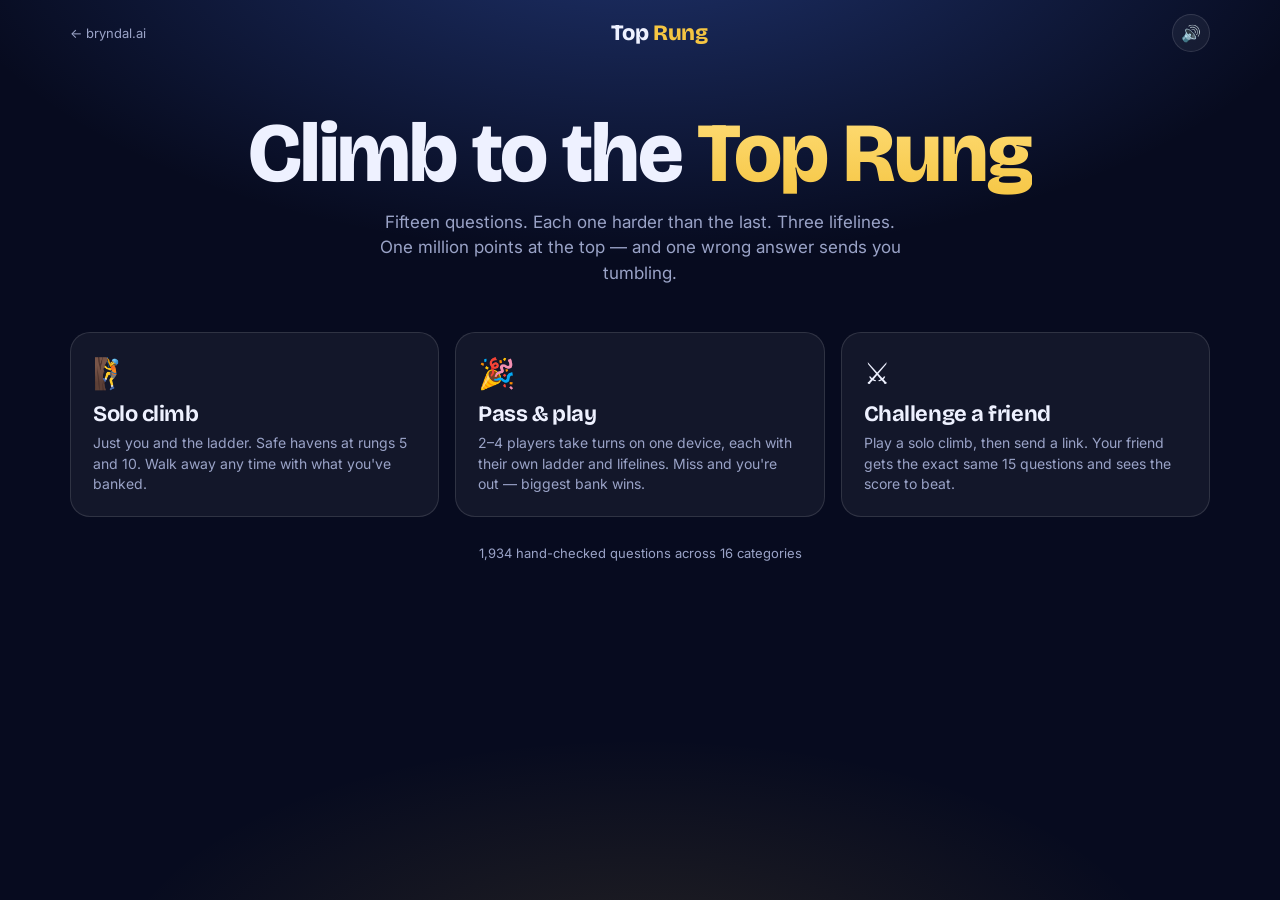
<file: toprung/index.html>
<!DOCTYPE html>
<html lang="en">
<head>
<meta charset="UTF-8" />
<meta name="viewport" content="width=device-width, initial-scale=1.0, viewport-fit=cover" />
<title>Top Rung — climb the trivia ladder</title>
<link rel="preconnect" href="https://fonts.googleapis.com" />
<link rel="preconnect" href="https://fonts.gstatic.com" crossorigin />
<link href="https://fonts.googleapis.com/css2?family=Bricolage+Grotesque:opsz,wght@12..96,600;12..96,800&family=Inter:wght@400;500;600&display=swap" rel="stylesheet" />
<link rel="stylesheet" href="style.css?v=5" />
</head>
<body>
<header>
  <a class="hub-link" href="https://bryndal.ai">← bryndal.ai</a>
  <a class="brand" href="./">Top <em>Rung</em></a>
  <button class="icon-btn" id="mute-btn" title="Sound on/off" aria-label="Toggle sound">🔊</button>
</header>
<main id="app"></main>
<div class="modal-wrap" id="modal" hidden><div class="modal" id="modal-body"></div></div>
<script src="questions.js?v=5"></script>
<script src="game.js?v=5"></script>
</body>
</html>
</file>
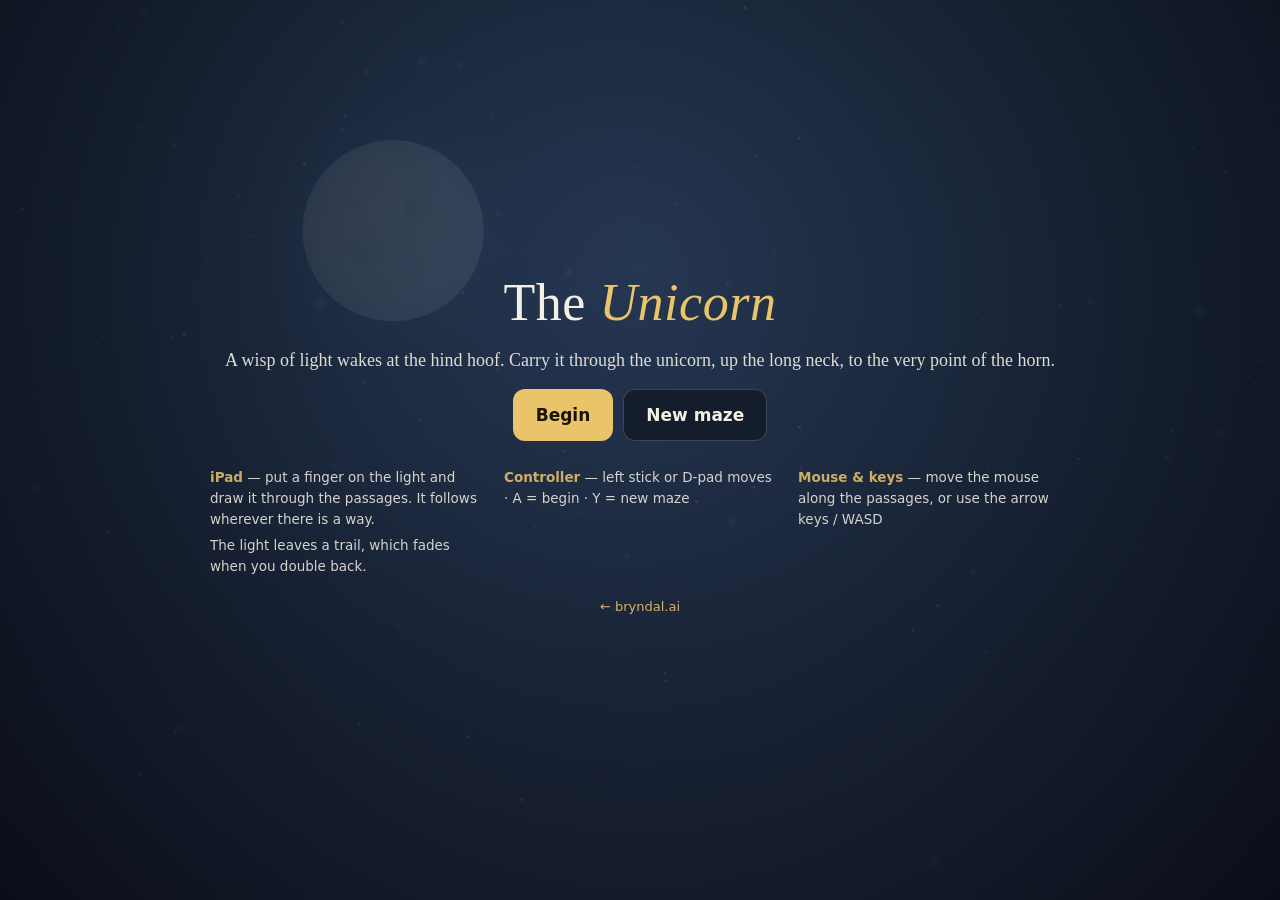
<file: unicorn/index.html>
<!doctype html>
<html lang="en">
<head>
<meta charset="utf-8">
<meta name="viewport" content="width=device-width,initial-scale=1,maximum-scale=1,user-scalable=no,viewport-fit=cover">
<meta name="apple-mobile-web-app-capable" content="yes">
<meta name="mobile-web-app-capable" content="yes">
<title>The Unicorn</title>
<style>
  :root { --ink:#f4efe4; --gold:#e9c46a; --panel:rgba(18,26,38,.82); }
  * { box-sizing:border-box; -webkit-tap-highlight-color:transparent; }
  html,body { margin:0; height:100%; overflow:hidden; background:#0e1622; color:var(--ink);
    font-family: Georgia, 'Iowan Old Style', 'Times New Roman', serif; touch-action:none;
    -webkit-user-select:none; user-select:none; overscroll-behavior:none; }
  canvas { position:fixed; inset:0; width:100%; height:100%; display:block; touch-action:none; }
  #hud { position:fixed; inset:0; pointer-events:none; padding:max(10px,env(safe-area-inset-top)) max(12px,env(safe-area-inset-right)) 10px max(12px,env(safe-area-inset-left)); display:none; }
  #hud.on { display:block; }
  .bar { display:flex; justify-content:space-between; align-items:flex-start; gap:10px; }
  .pill { background:var(--panel); border-radius:12px; padding:8px 12px; backdrop-filter:blur(6px); -webkit-backdrop-filter:blur(6px); }
  #title { font-size:17px; letter-spacing:.02em; }
  #status { font:13px/1.5 system-ui,sans-serif; opacity:.95; display:flex; gap:10px; align-items:center; flex-wrap:wrap; margin-top:3px; }
  .dot { display:inline-block; width:13px; height:13px; border-radius:50%; border:2px solid currentColor; margin-right:3px; vertical-align:-2px; }
  .dot.have { background:currentColor; }
  .btns { display:flex; gap:6px; pointer-events:auto; }
  button { font:600 15px system-ui,sans-serif; color:var(--ink); background:var(--panel); border:1px solid rgba(255,255,255,.18);
    border-radius:12px; min-width:46px; height:46px; padding:0 12px; cursor:pointer; backdrop-filter:blur(6px); -webkit-backdrop-filter:blur(6px); }
  button:active { transform:scale(.95); }
  #floorbox { position:absolute; right:max(12px,env(safe-area-inset-right)); top:50%; transform:translateY(-50%); display:flex; flex-direction:column; gap:6px; align-items:center; pointer-events:auto; }
  #floorlbl { font:600 12px system-ui,sans-serif; text-align:center; background:var(--panel); border-radius:10px; padding:6px 8px; }
  #toast { position:absolute; left:50%; bottom:max(24px,env(safe-area-inset-bottom)); transform:translateX(-50%); max-width:min(560px,86vw);
    text-align:center; font-size:16px; line-height:1.35; padding:10px 16px; opacity:0; transition:opacity .4s; }
  #toast.on { opacity:1; }
  #stick { position:fixed; width:120px; height:120px; margin:-60px 0 0 -60px; border-radius:50%; border:2px solid rgba(255,255,255,.35);
    background:rgba(255,255,255,.08); display:none; pointer-events:none; }
  #nub { position:absolute; left:50%; top:50%; width:52px; height:52px; margin:-26px 0 0 -26px; border-radius:50%; background:rgba(255,255,255,.55); }
  #overlay { position:fixed; inset:0; display:flex; align-items:center; justify-content:center; padding:18px;
    background:radial-gradient(ellipse at 50% 30%, rgba(40,58,84,.88), rgba(8,12,20,.96)); overflow:auto; touch-action:pan-y; }
  #overlay.off { display:none; }
  .sheet { width:min(860px,100%); margin:auto; }
  h1 { font-size:clamp(30px,6vw,52px); margin:0 0 4px; font-weight:400; letter-spacing:.01em; }
  h1 em { color:var(--gold); font-style:italic; }
  .sub { font-size:16px; opacity:.8; margin:0 0 18px; }
  .grid { display:grid; grid-template-columns:repeat(auto-fill,minmax(230px,1fr)); gap:12px; }
  .card { text-align:left; height:auto; min-height:104px; padding:14px; border-radius:14px; font-family:inherit; font-weight:400; }
  .card b { display:block; font-size:19px; font-weight:400; margin-bottom:4px; }
  .card small { font:12.5px/1.35 system-ui,sans-serif; opacity:.75; display:block; }
  .card .num { font:600 11px system-ui,sans-serif; letter-spacing:.14em; color:var(--gold); text-transform:uppercase; }
  .card.locked { opacity:.38; cursor:not-allowed; }
  .card.sel { outline:3px solid var(--gold); }
  .how { margin-top:18px; font:13.5px/1.55 system-ui,sans-serif; opacity:.86; display:grid; grid-template-columns:repeat(auto-fit,minmax(250px,1fr)); gap:6px 22px; }
  .how i { display:inline-block; width:12px; height:12px; border-radius:3px; margin-right:6px; vertical-align:-1px; }
  .how b { color:var(--gold); font-weight:600; }
  .win { text-align:center; }
  .win p { font-size:18px; opacity:.9; }
  .win .row { display:flex; gap:10px; justify-content:center; margin-top:18px; flex-wrap:wrap; }
  .win button { height:52px; padding:0 22px; font-size:17px; }
  .primary { background:var(--gold); color:#1a1408; border-color:transparent; }
</style>
</head>
<body>
<canvas id="c"></canvas>

<div id="hud">
  <div class="bar">
    <div class="pill">
      <div id="title"></div>
      <div id="status"></div>
    </div>
    <div class="btns">
      <button id="bRestart" title="Restart level">↺</button>
      <button id="bMenu" title="Levels">☰</button>
    </div>
  </div>
  <div id="toast" class="pill"></div>
</div>

<div id="overlay"><div class="sheet" id="sheet"></div></div>

<script type="module" src="game.js?v=13"></script>
</body>
</html>
</file>
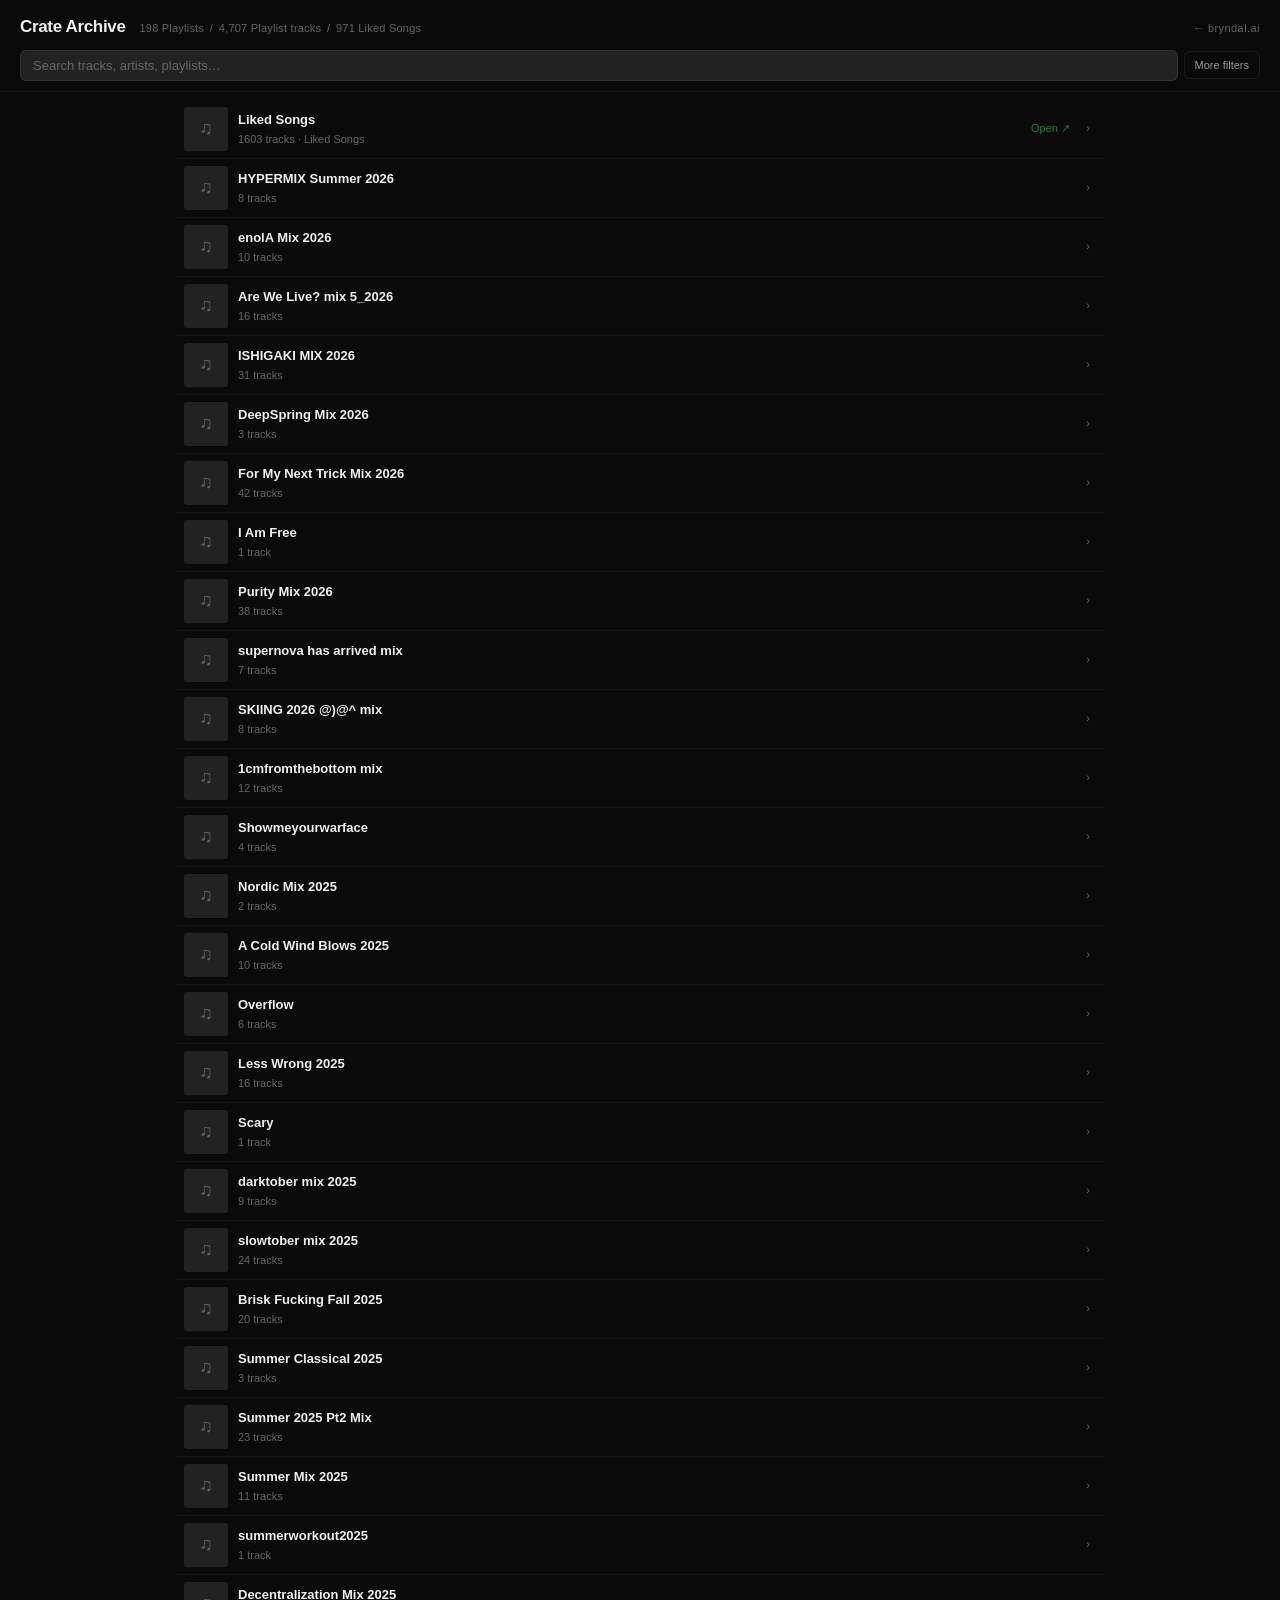
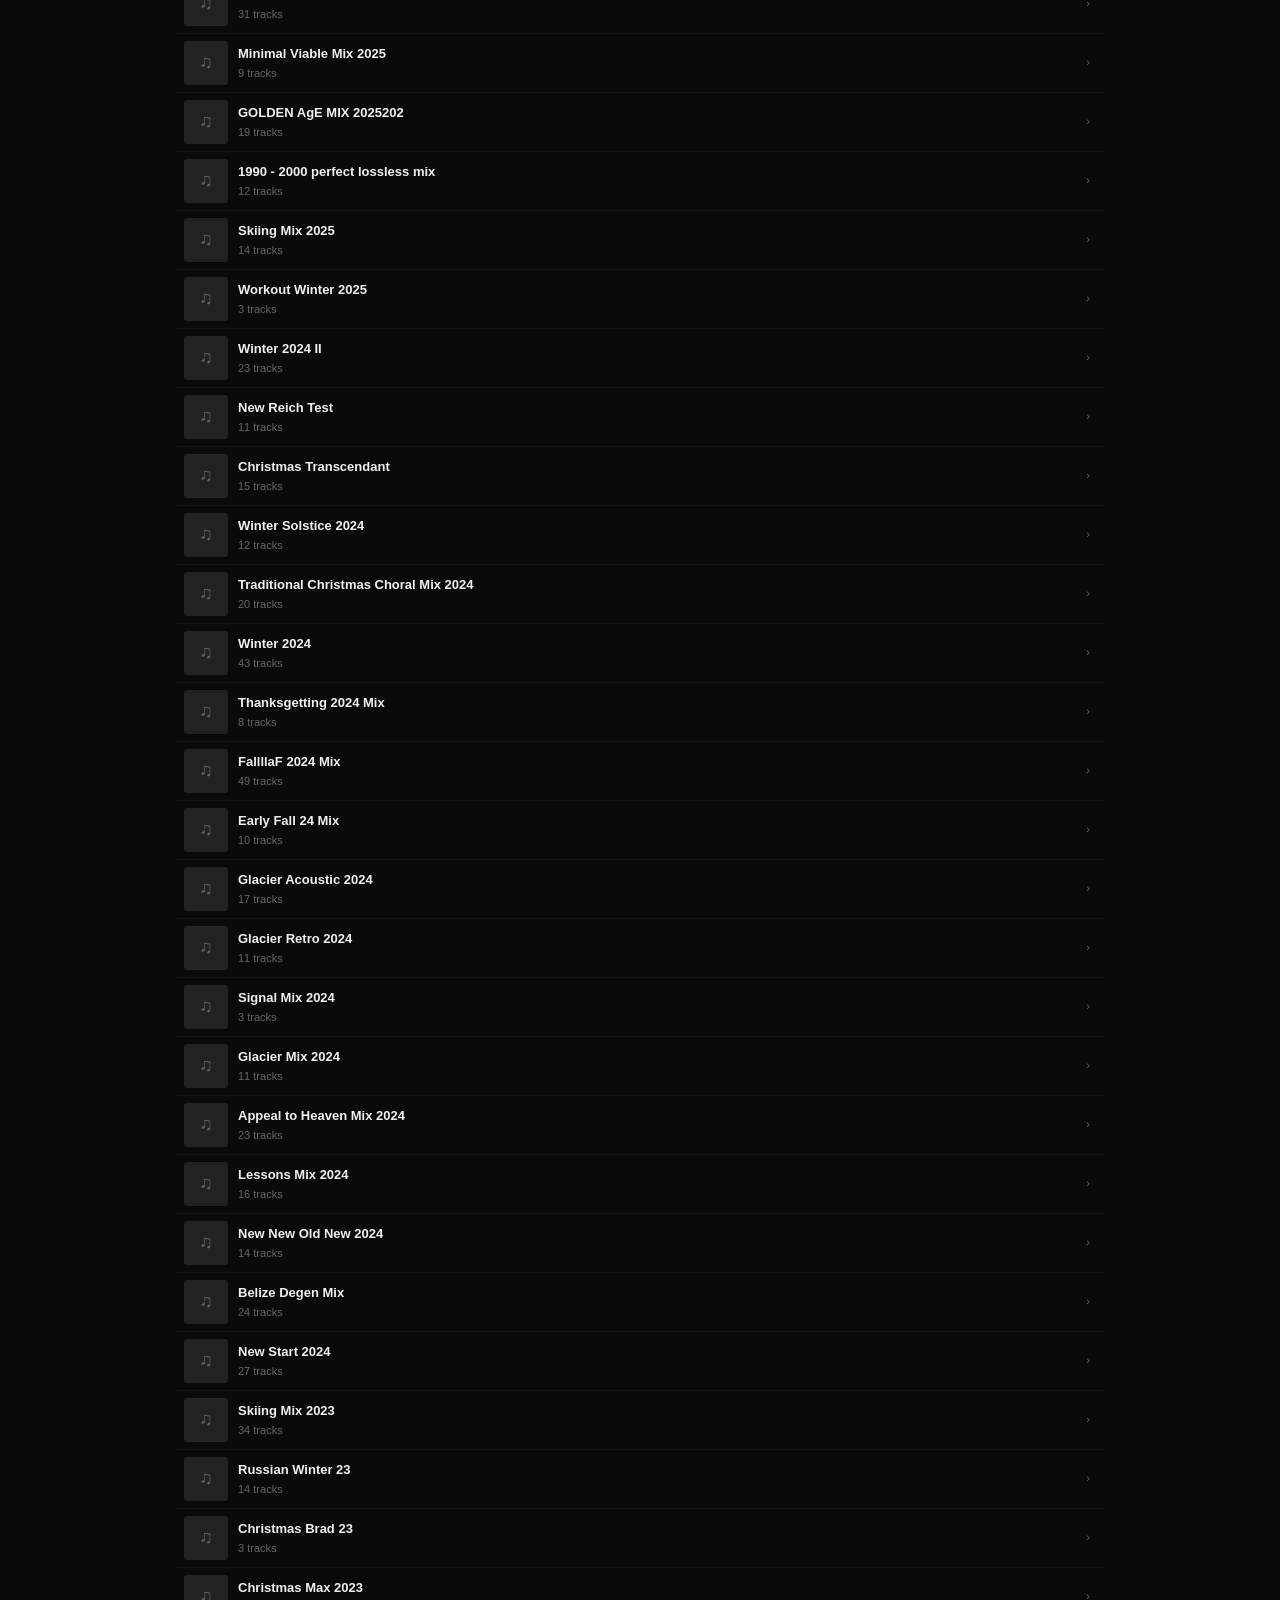
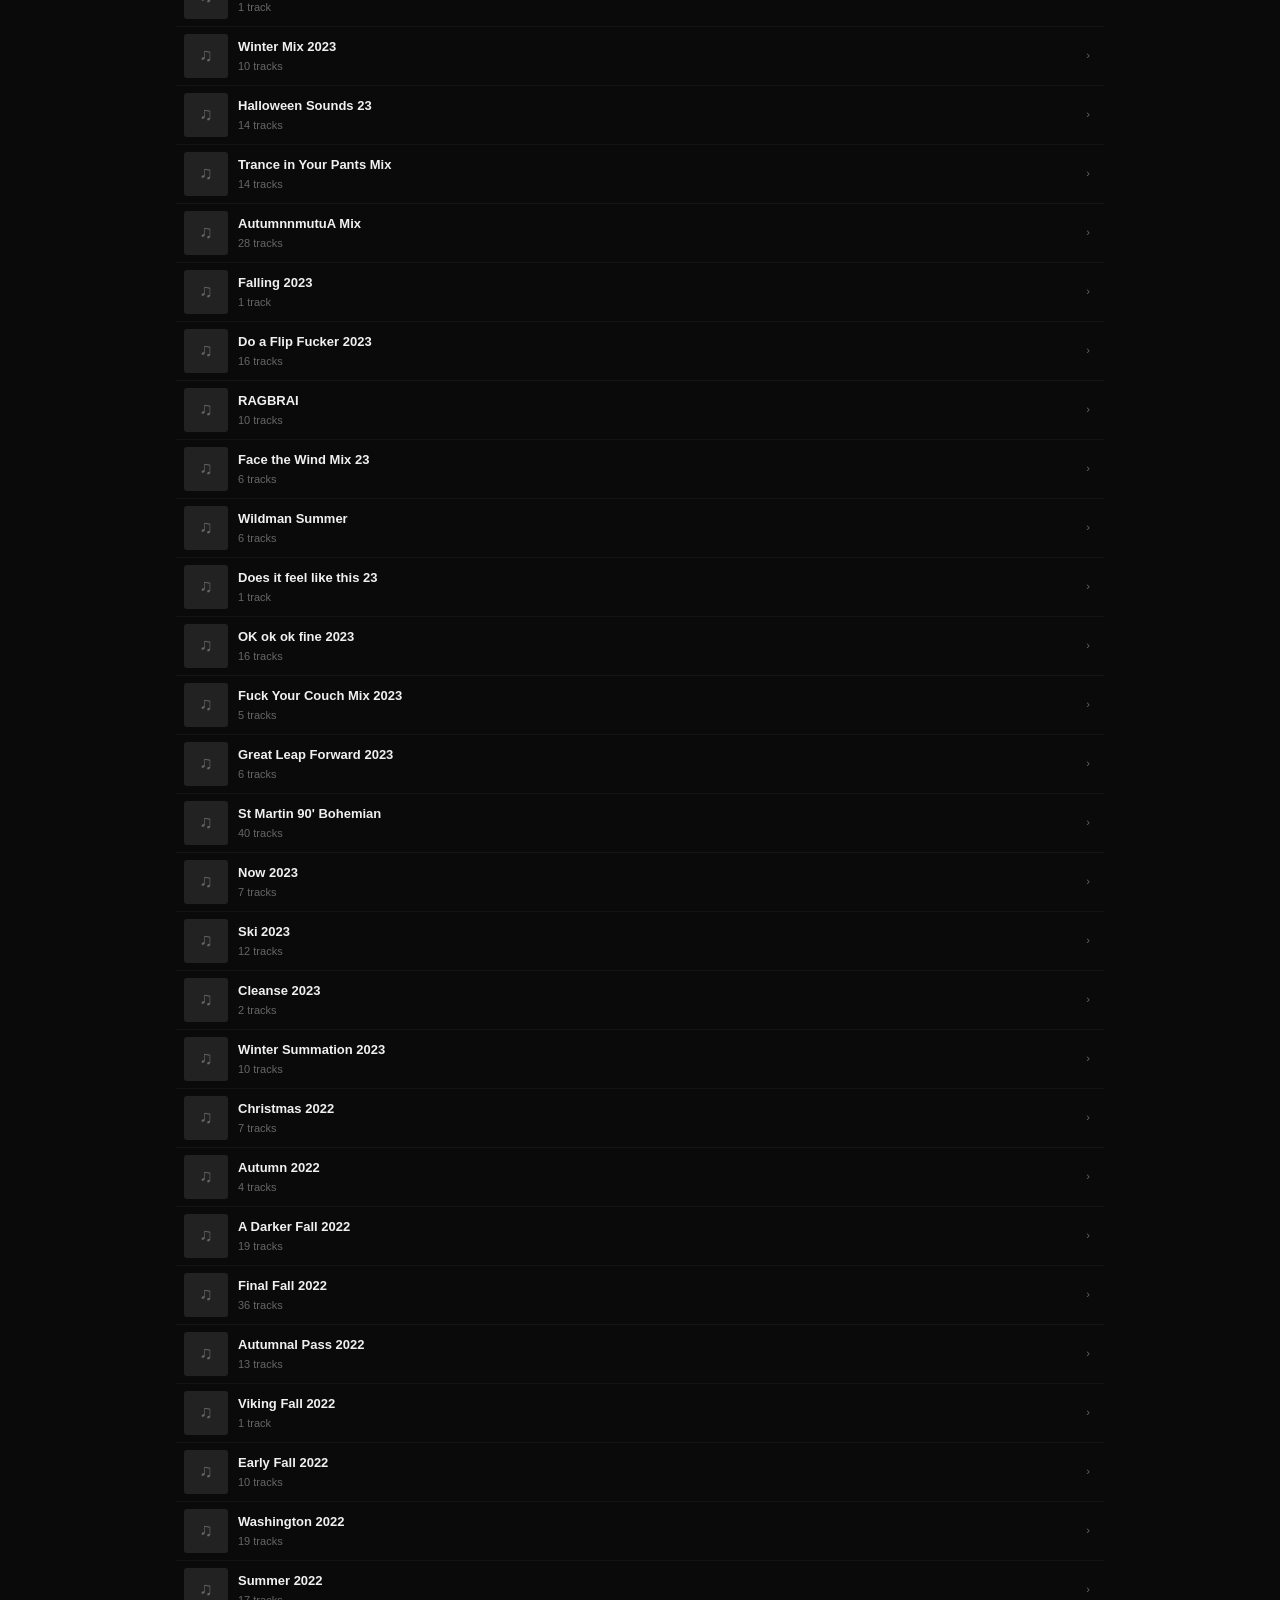
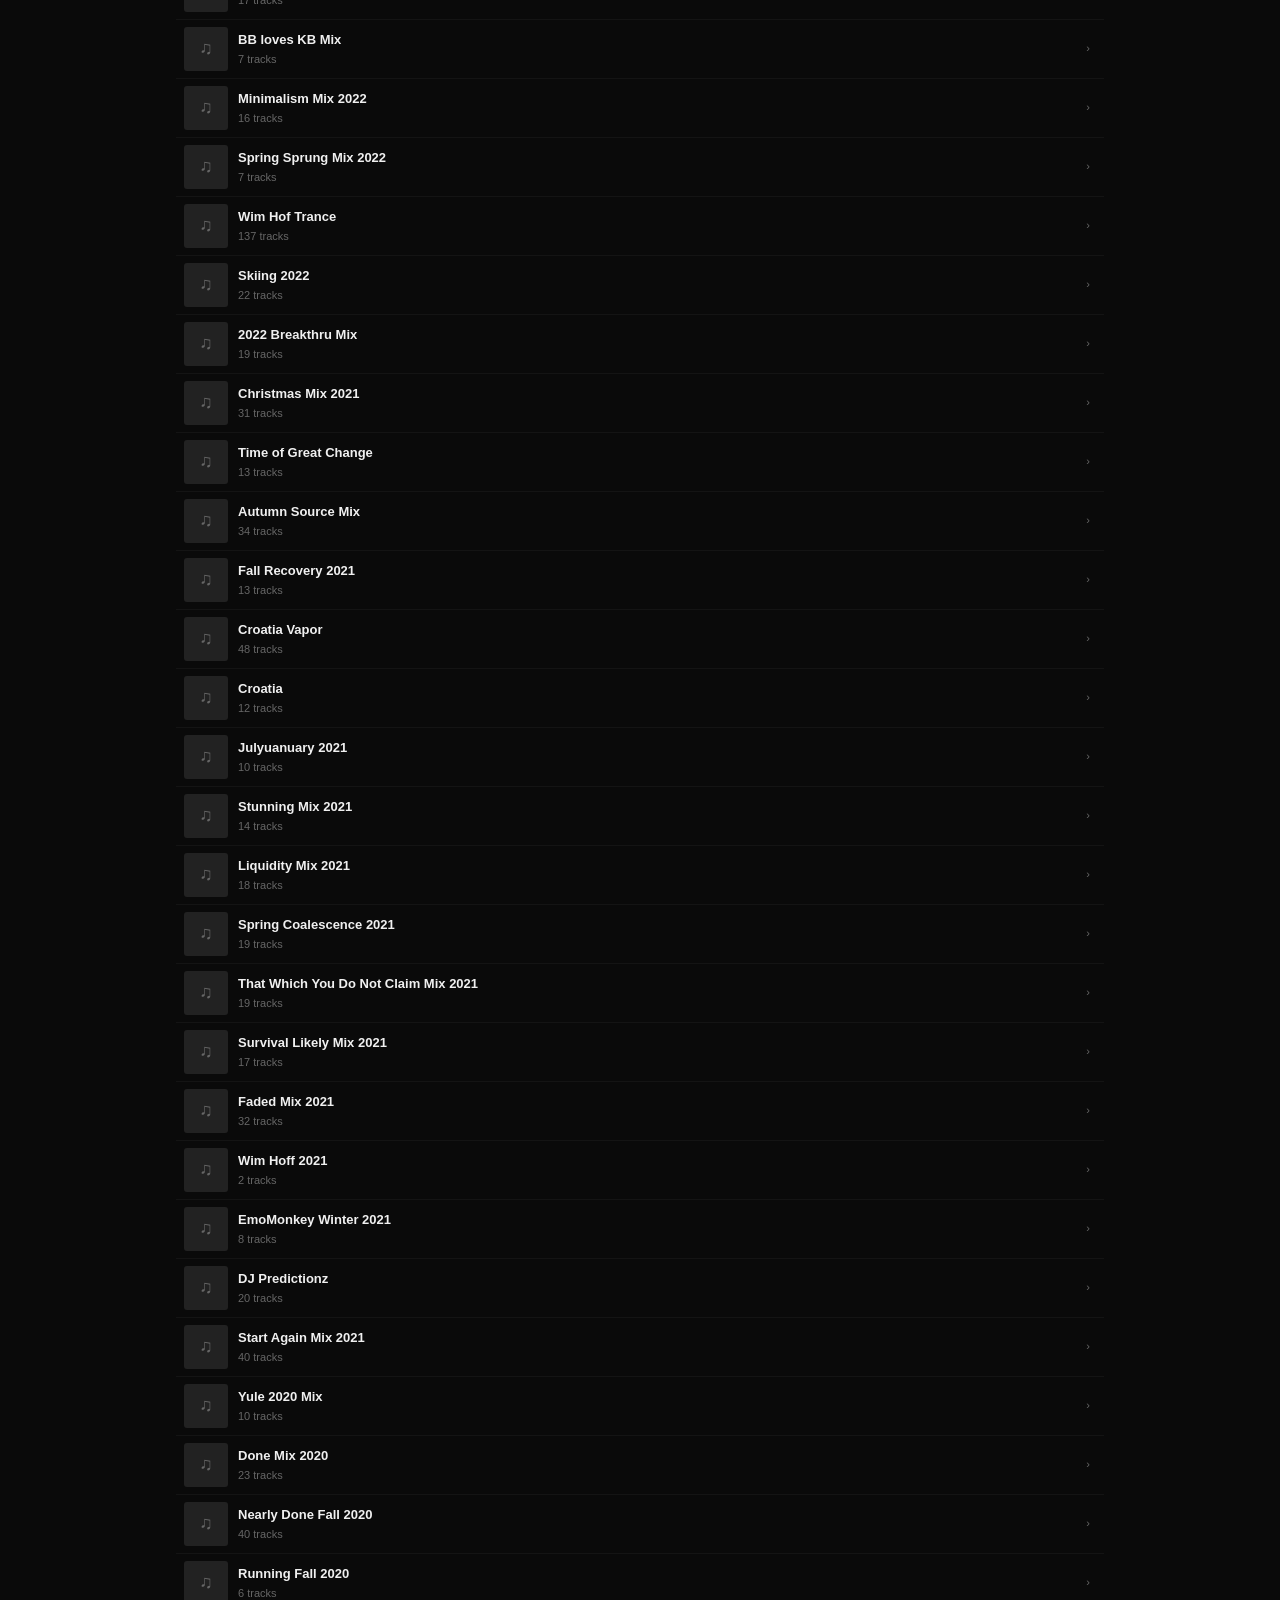
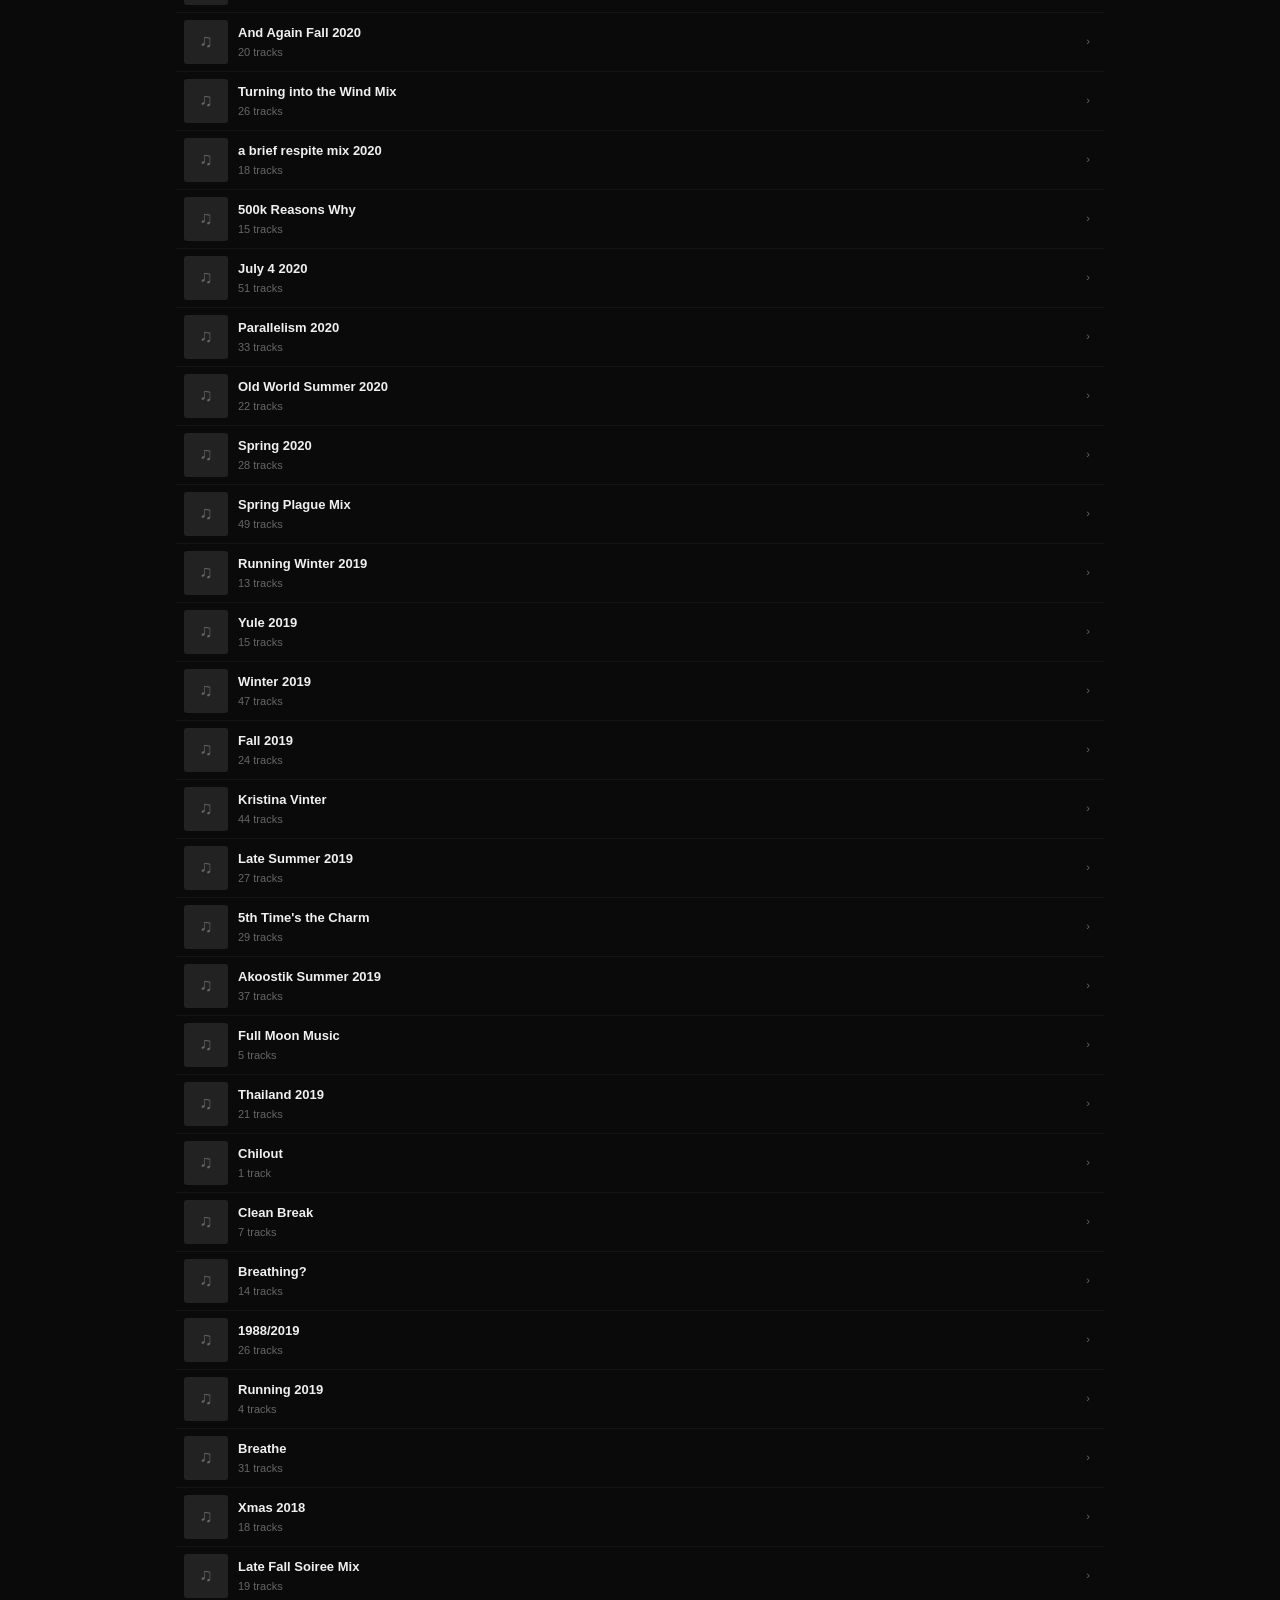
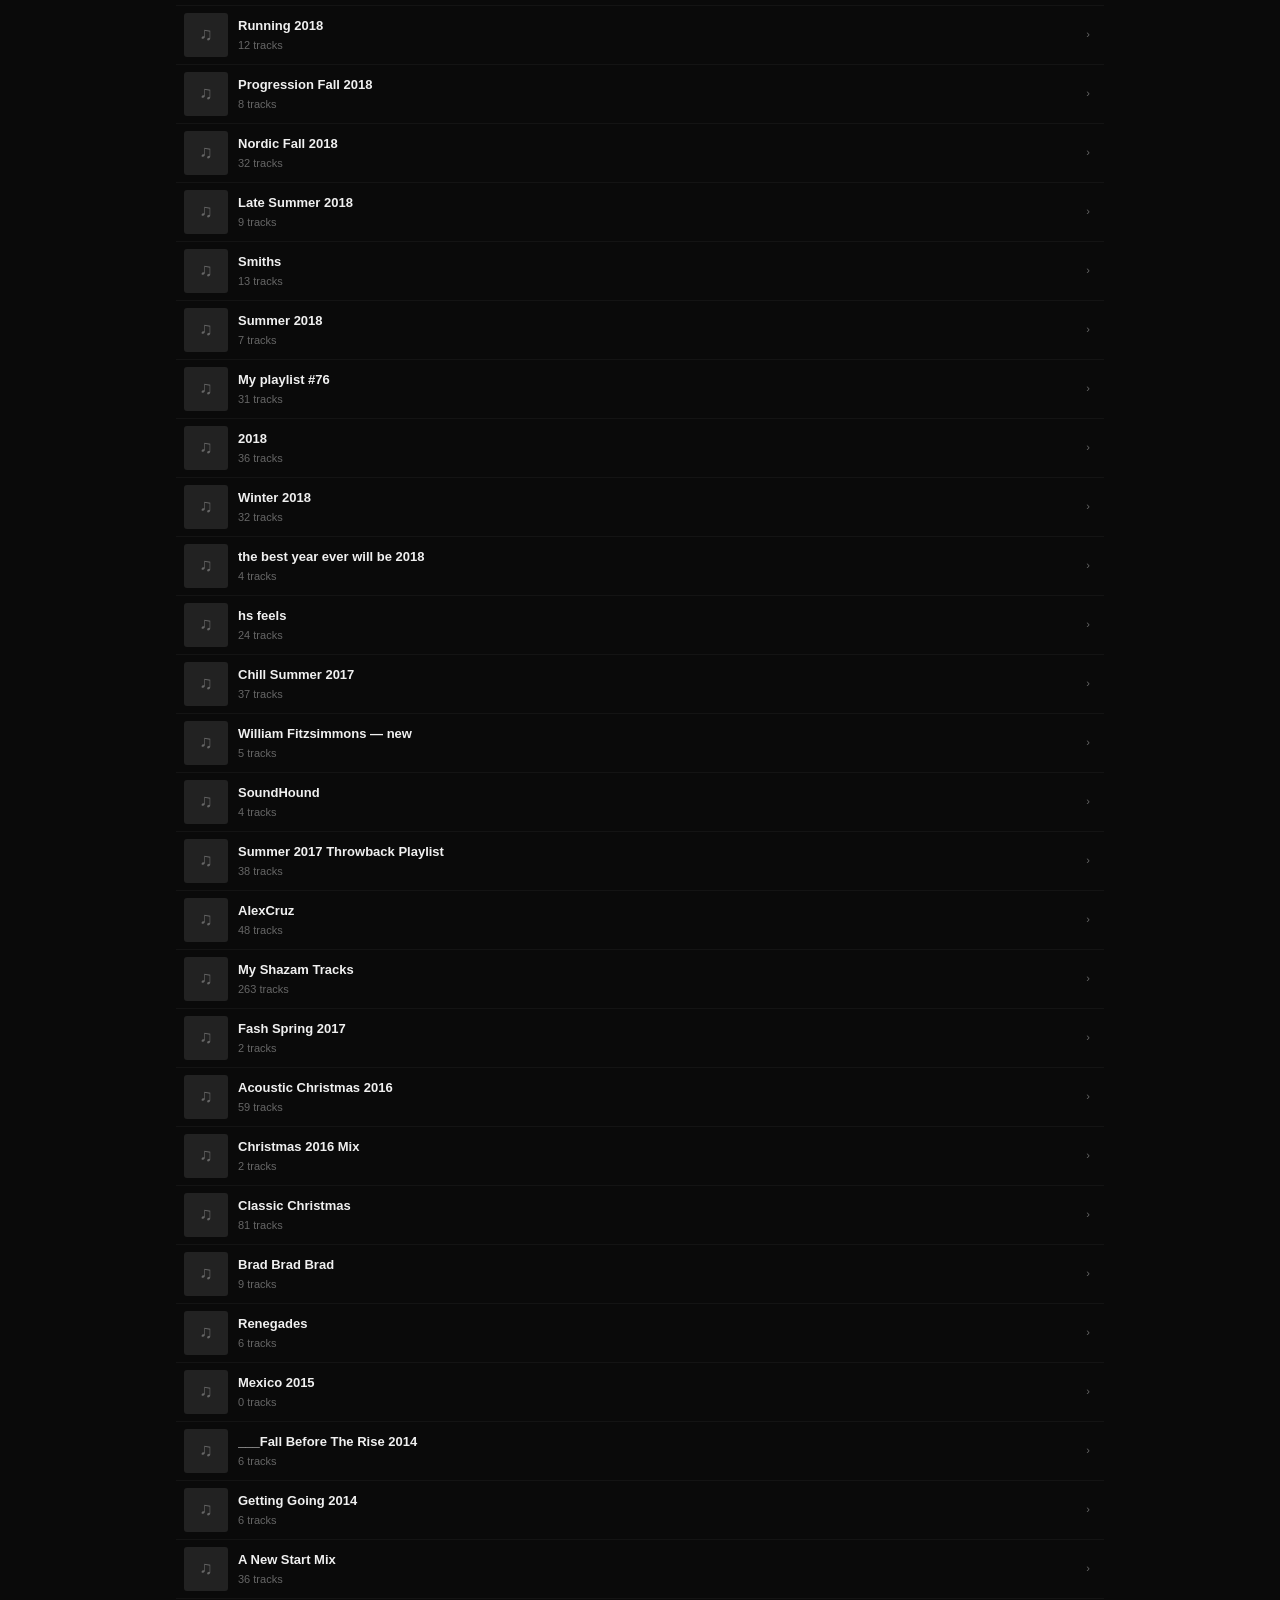
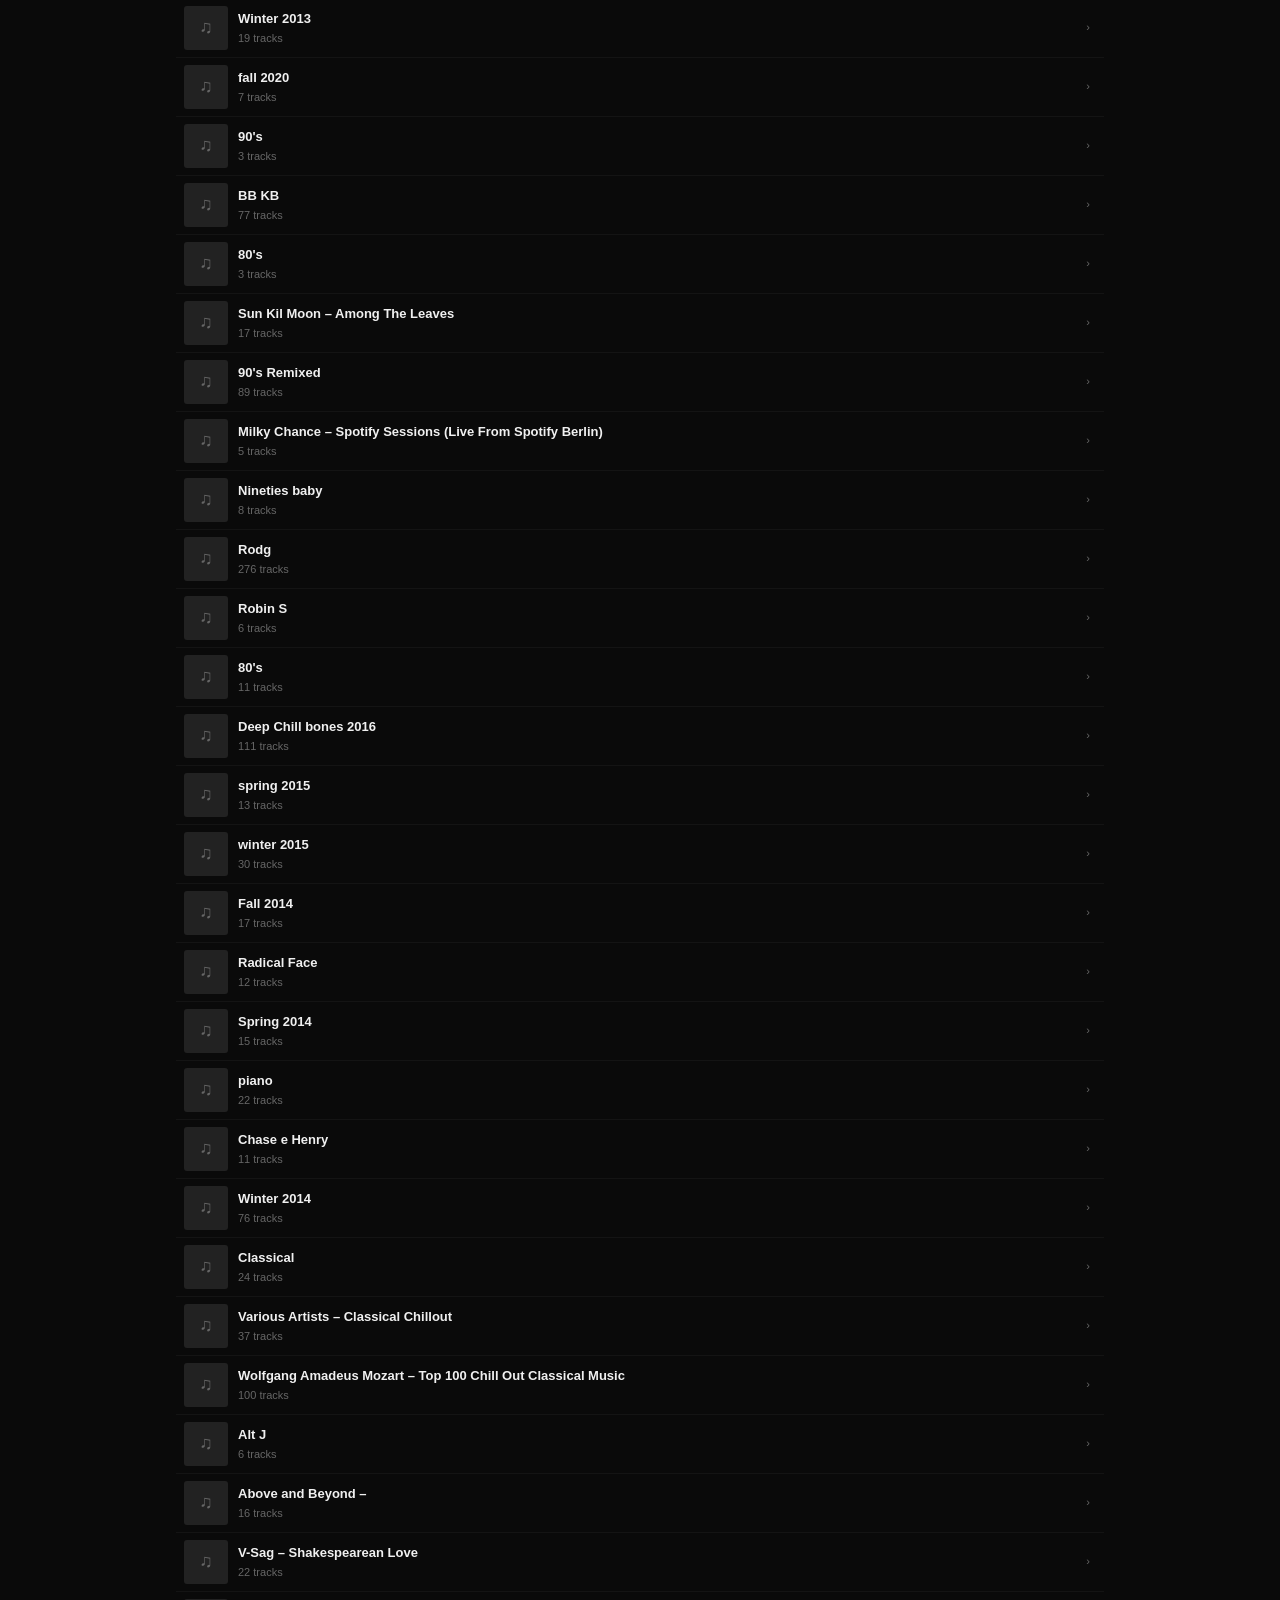
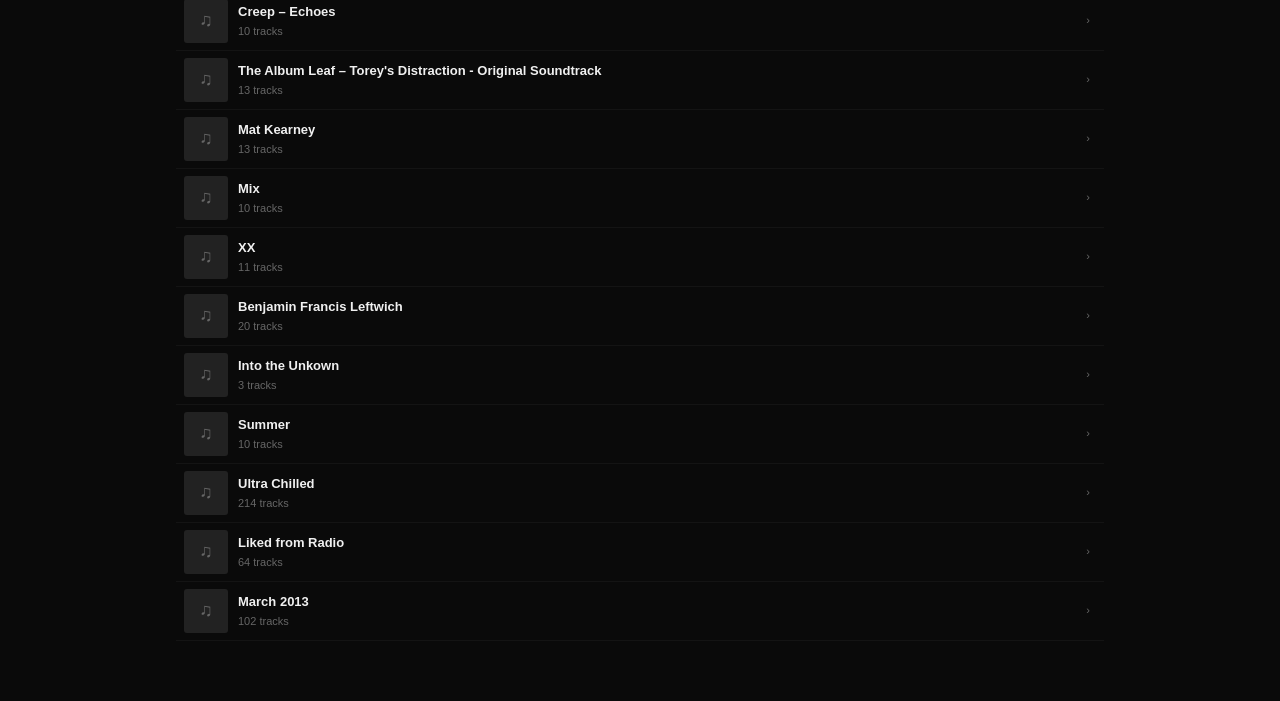
<file: crate-archive.html>
<!DOCTYPE html>
<html lang="en">
<head>
<meta charset="UTF-8">
<meta name="viewport" content="width=device-width, initial-scale=1.0">
<title>Crate Archive</title>
<style>
:root {
  --bg: #0a0a0a;
  --surface: #161616;
  --surface2: #222;
  --surface3: #2a2a2a;
  --text: #f0f0f0;
  --text2: #999;
  --text3: #666;
  --accent: #1db954;
  --border: rgba(255,255,255,0.07);
  --border2: rgba(255,255,255,0.04);
}
*,*::before,*::after{box-sizing:border-box;margin:0;padding:0}
body{background:var(--bg);color:var(--text);font-family:-apple-system,BlinkMacSystemFont,'Segoe UI',Roboto,sans-serif;font-size:14px;line-height:1.5}

.hdr{position:sticky;top:0;z-index:200;background:rgba(10,10,10,0.95);backdrop-filter:blur(12px);border-bottom:1px solid var(--border);padding:14px 20px 10px}
.hdr-top{display:flex;align-items:baseline;gap:14px;margin-bottom:10px}
.hdr-title{font-size:17px;font-weight:700;letter-spacing:-.02em}
.hdr-stats{font-size:11px;color:var(--text3);letter-spacing:.02em}
.hdr-home{margin-left:auto;font-size:11px;color:var(--text3);text-decoration:none;letter-spacing:.04em;transition:color .15s}
.hdr-home:hover{color:var(--text)}
.search-row{display:flex;gap:6px;align-items:center}
#search{flex:1;background:var(--surface2);border:1px solid var(--border);border-radius:6px;color:var(--text);font-size:13px;padding:7px 12px;outline:none;transition:border .15s}
#search::placeholder{color:var(--text3)}
#search:focus{border-color:rgba(29,185,84,.5)}
.ftoggle{background:none;border:1px solid var(--border);border-radius:6px;color:var(--text2);font-size:11px;padding:7px 10px;cursor:pointer;white-space:nowrap;transition:color .15s,border-color .15s}
.ftoggle:hover,.ftoggle.on{color:var(--text);border-color:rgba(255,255,255,.2)}
.filters{display:none;margin-top:8px;gap:10px 20px;flex-wrap:wrap;font-size:11px;color:var(--text2);align-items:center}
.filters.open{display:flex}
.filters select,.filters input[type=number]{background:var(--surface2);color:var(--text);border:1px solid var(--border);border-radius:4px;padding:3px 6px;font-size:11px;outline:none}
.filters label{display:flex;align-items:center;gap:5px;cursor:pointer;user-select:none}
.fgroup{display:flex;align-items:center;gap:6px}
.result-bar{font-size:11px;color:var(--text3);padding:6px 20px 0;display:none}
.result-bar.visible{display:block}

#library{max-width:960px;margin:0 auto;padding:8px 16px 60px}

.pl{border-bottom:1px solid var(--border2);cursor:pointer;user-select:none}
.pl-row{display:flex;align-items:center;gap:10px;padding:7px 8px;border-radius:6px;transition:background .1s}
.pl-row:hover{background:var(--surface)}
.pl.open>.pl-row{background:var(--surface)}
.pl-cover{width:44px;height:44px;object-fit:cover;border-radius:3px;flex-shrink:0;background:var(--surface2)}
.pl-cover-empty{width:44px;height:44px;border-radius:3px;flex-shrink:0;background:var(--surface2);display:flex;align-items:center;justify-content:center;color:var(--text3);font-size:18px}
.pl-info{flex:1;min-width:0}
.pl-name{font-size:13px;font-weight:600;white-space:nowrap;overflow:hidden;text-overflow:ellipsis}
.pl-meta{font-size:11px;color:var(--text3);margin-top:1px}
.pl-link{color:var(--accent);font-size:11px;text-decoration:none;flex-shrink:0;opacity:.7;transition:opacity .15s}
.pl-link:hover{opacity:1;text-decoration:underline}
.pl-chevron{color:var(--text3);font-size:11px;flex-shrink:0;transition:transform .2s;width:16px;text-align:center}
.pl.open .pl-chevron{transform:rotate(90deg)}

.tl{display:none}
.pl.open .tl{display:block}
.tr{display:flex;align-items:center;gap:8px;padding:5px 8px 5px 62px;font-size:12px;border-bottom:1px solid var(--border2);transition:background .1s}
.tr:last-child{border-bottom:none}
.tr:hover{background:var(--surface2)}
.tr-num{width:22px;text-align:right;color:var(--text3);font-size:11px;flex-shrink:0;font-variant-numeric:tabular-nums}
.tr-title{flex:2;font-weight:500;white-space:nowrap;overflow:hidden;text-overflow:ellipsis;min-width:0}
.tr-artist{flex:2;color:var(--text2);white-space:nowrap;overflow:hidden;text-overflow:ellipsis;min-width:0}
.tr-link{color:var(--accent);font-size:11px;text-decoration:none;flex-shrink:0;opacity:0;transition:opacity .15s;width:16px;text-align:center}
.tr:hover .tr-link{opacity:.7}
.tr-link:hover{opacity:1}
mark{background:rgba(29,185,84,.25);color:inherit;border-radius:2px;padding:0 1px}
.no-results{padding:60px 20px;text-align:center;color:var(--text3);font-size:13px}
</style>
</head>
<body>

<div class="hdr">
  <div class="hdr-top">
    <div class="hdr-title">Crate Archive</div>
    <div class="hdr-stats">198 Playlists&ensp;/&ensp;4,707 Playlist tracks&ensp;/&ensp;971 Liked Songs</div>
    <a class="hdr-home" href="/">← bryndal.ai</a>
  </div>
  <div class="search-row">
    <input id="search" type="text" placeholder="Search tracks, artists, playlists…" autocomplete="off" spellcheck="false">
    <button class="ftoggle" id="ftoggle">More filters</button>
  </div>
  <div class="filters" id="filters">
    <div class="fgroup"><span>Search in:</span>
      <select id="scope">
        <option value="all">titles + artists + playlists</option>
        <option value="title">track titles only</option>
        <option value="artist">artists only</option>
        <option value="playlist">playlist names only</option>
      </select>
    </div>
    <div class="fgroup"><span>Match:</span>
      <select id="matchmode">
        <option value="words">any word</option>
        <option value="exact">exact phrase</option>
        <option value="all">all words</option>
      </select>
    </div>
    <div class="fgroup">
      <label><input id="expandall" type="checkbox"> Expand all matches</label>
    </div>
  </div>
</div>
<div class="result-bar" id="result-bar"></div>
<div id="library"><div class="no-results">Loading…</div></div>

<script>
'use strict';
async function decode(b64) {
  const bin = atob(b64), bytes = new Uint8Array(bin.length);
  for (let i = 0; i < bin.length; i++) bytes[i] = bin.charCodeAt(i);
  const ds = new DecompressionStream('gzip'), w = ds.writable.getWriter();
  w.write(bytes); w.close();
  const chunks = [], r = ds.readable.getReader();
  for (;;) { const {done,value} = await r.read(); if (done) break; chunks.push(value); }
  const total = chunks.reduce((n,c)=>n+c.length,0), out = new Uint8Array(total);
  let off = 0; for (const c of chunks){out.set(c,off);off+=c.length;}
  return JSON.parse(new TextDecoder().decode(out));
}

let ALL = [];
(async () => {
  const [likedRaw, plsRaw] = await Promise.all([decode("H4sIAA1fWmoC/6y9ya7rWNIu9iq8OajMBHZmSWzUpAcXJCVKFClSItVXXRhsRYqt2Ioa3YFnntgDDwr4JwYMGD/uzDD8Agk/Q83vk3g11N77NFm1Cv6BzNNs6bBZK1bEFxFfRPzlBzWMPJcys/Ra/vD2Q1BVefnbn/+c5V76a5lnVeh3vzpZ8mcni2PPqcIs/XNVWE4Ev/zD21/+8sN6vtYNeW6CvwtZnPleBf5E/8ZO/9HV0CX+PJxqyZ2+GhLvG8rxwsxjxvKTH/7L219+mDtBBi4gOx21tqqqCB/gb8xv7OifX5U5Cc1i5dlzX4qCw1BsO07cDtFVizpNw/RKWa3VgQvNuthKKSnu0pSyUpeqAo+aeZZLbTKvKtFrcBOC12iHgSqfpmdPuIzr1n2611yp0A1lapalP1bU0UorapdRkhXHlJxSatZ4FH+1wpT6hdqEVppRB68owerCly4t24upBjzbwotdr0CvPuT++ZMM0nXp1NpGK9bRLOy6C/PUtRF6kp0VedTaowTwPXAhpbtmb2BpH9Ta0bI2RbeghwQv27k7n98P+FNhpPYm97vjeYv3bGHwByQH5lreLcHv7G+DwT+/Irc6FYu1m26j4FR3h3GdnYSRiq4oxlYRVnCrLp7rvlFS9vBKdGGG4FFHg7Z93EYzd6qt4rDwJ2xb0A66sJqVYFPCKqDOWQ2upNaORWlZWKBNHxI89WCzFcrLdrQyBvdpPhotd+fR7dlfHGzuuiu92AfXmbtuCPYaiNcOiNfCq3rhIzwixjG/LQ/CeqZrQT4bXnc3e7NAt1kXv1JCEV6DqgxdD1wKHpSOWoapi2WXJZBdthUs9TCr9SA6ck/6LLUPa6Kh6y89KwaHBV44sJIEKIl5TPGxlYRoB4YET8+Zwm2wc4vzXmBOdPsMRkZUjNHVzdbzKmoWgn9UhhUWfLhAOy/JvYLaFVaOZJIjkSAjk09ttxPdbn/L1+soYuuNi/VI6mSFR+1TDwhPWILTJtVVDX4iFJ73BNuEFItplcF/evvyI/Dj0W80wUuOHe1sW3vRnx9HJuNrzTSQqzl+yaCjFmERg4ssrbryqD9RUgEkuUOvNhgTiFlYVoNTMtupXDux/dF63BzTPd6frKKEOMtczwXX0byWErO0rLw4tuB64nPCEtxjOI87U46XbTJcnsbl/[base64]/mEim+SIBSh7qcqEGwpW+wZsBxVtUIVa6DENg0rYiw/CP5kyX7uNO013CWCZWkTMrdaBJ01OgcigdaXIjs7sUbz/[base64]/[base64]/KcKuaY+HBzv/4RYDRMjwPWEXbCgBc9coqbKwYaPs4xobfmM83c0Pglxolzc2dfOBVStRVVZ7N36g/WgMSzXCeV+WFftzbvWX4h/l9ERlGg0UFgBuKby0k4ep+/Z9O2DKQwLJHnTvlapkx7ZGuzIPS1mzio6vCRV1brkfJ8CDOVhSWyDdKDApgvFdW4vXQhkBexuvZ+mQF99U+706jZds+PW56Q/eRrIKaWyW8yeEX07pSvmdVvwKAnmRJSO2jOskKqIEmv7EEqoB2dzp7WTBS5xrBRdoa980kmqIbCVkKjT5Q90XWIpWW3ixoEF6vAvT/iMSYTupZYhjmRDpMxvvCtlt6WmKJgQ5FSR2B2ad+WgA0YHfeG9X/4WcoHJYbOkBc4EnGmJxE+gP3XBUja5PbK2kc0MqZTh4Ztt4ZsGTQvvHUMku8XpOKQE4TIGkOpRdOAES0sN6ojQUcN2Dmj1ZVImM4+m1IICAcq0hbYaSxeTqlR/J+f74snkoPHYAY6ODmEGNDyQsz7B0NCKzogBfpttlcQ8OrVTmZSVmy2eBVBEYB6mwIC8DDIo8LOILAPRAtm/KzAti9KvTITV6wLo9SlEYDnx3p6jzc6otRjT1CH+wV+A/gzANAHcBElNRPWPyOXhl7HWU6QR1Xz5/[base64]/S1Oo9aoLVGnAOy/MrRa7juzxptlt2aDjYaEpA8vgU/Hf1YhgoaGb9n+UUwpXGSyl4vDOAoEOozDZWjeMGsy7C5ojgWNBPmc079nEeNWwjF3xsjBbVpgezCO29UHIGUDpeOwLjMZ7roplsmu0kL7ukVnel4ms0uiwzpWwgA14ZXuEyzQpwyNbWDWxTh2wTSdRgzMfKyd88zudJrfllSq/GhvjAOAkGWYDUrqHEzoEGojZF58IDMiaCdkO+ZBWROZ/zejK1hGo8v6t00vvEcU7JPyZAwMIGGmbhrJ2AdW6zAi742oMK7w39lNjFHzkOe2JEYRW4G5s3DLuzVtHmQ5yRUYRO7C/U/FF5KfD3qEMGVTp2Xr/[base64]/fRc/GsGZHE279VOY3LTUcgJRm9oqe1DPn+IxOvJboTP+L6w4WaRpPG50puHlW6OctUcxaAaRdcIOkxBek6wG1tYExycCBvEVGaUHwyFcCADVkKJFWigJqwBDpyGJdtPnhRmw2eHA7+N40CwfbjF6qXAfhc2yNIJm1PKtAoe2SE4tu1HygWLr9HE8yPiTwzI6Y+DAnAoeF/p/PFDDcIthPMntn17IHjD04NkAr+GdI4s4DCb31XCryd56+eyugn9qjOyCMZFUWNcw9v7wBmSiwYWj9ikcWEm+uNvjXK662V3FWmgWWkmGg4p/dAciTLlQm+FpWvKT6/15KaeT61AYDr+4A/WTVBfISwceUErJ6KAARFZCILsL0xigSa94o/7oMUh8VJq7NFODixfzi7yN9tXcMCUPQ9tl6GJrB2A6Jfz+/wQJvJnaRRF0xLCHTWDQmUhK28syXa81T6fPuX7pLoe2N01pmgFELAZWifCrZYcA3fl+0WNzghcYHPn54tDFl5vt0cl2pBej5QMf4nOY554HDuYvZxRjXmc3ABKoReF12G6TPL01Lrm7ExhxqthHsbvV5TDC6/PKZSBVtPz9fzbmeE1IQrTzbD6cHjYbr7wemoMirHlPdj4w/TFLrPRH+HsR4YM/+XzwFYC0gI0pA2KXaRzeFC8dF47jc6O7vl5EJk17Hy4TpYFD+ULeggeUzzIsSieAksaHYNs//Yz4EI1v+nqgyMpVzvO7PG/mt/Bh3QhuCl754F279FMWCP39jfrOs3BE+0jrm2e0ru/28tY+uN3xZjCDc4HlvC4KhFjBbWdA7UOI/xlRnD3gZAh1RWnZ2+sL2KQTWFa2HO3uasLJu0fOF4KiD1eX1ex9DXYBDGKtgeeYohTbOsuKzsF6kCTCtDodR8MuEwp9OG7vXLDNiiDC6ryPhqA0S5ah/2fZKzRG4rcM0rRNx+pxKfL1YHrz6+XwseN7IbXSqA+8zUI3w9ckEAmm2zur9lyP/RPv39e3aVScR/GH4ANghVKSJjD2hmXbYVVi71AAH8A4uK5r5P7K7tHOSmkdsIdZrAZJbDw5EydCeGBaUSS3vyBDpGuGg9tVZ0XVG4eueeOGR31Rc/[base64]/pPtyIBBXHdsqzuM/I1PdLi0gC/+hhpup6XUwBDIVUNFgiYyCewm0D7rKwy9wriPM5IzmaJstbvi/W5Tbvp+rYduTjVsarB86NkjtUhHMsjK7YO4wgnuBgSP05hVIfZ+aYxZK2dfpOX490eq0wlRKFQL6GgH4y8OTPM6kcZeu/pesFKy8B7JYVJgH9xHPC7hbobRfq+8ktZ6a6djO63CR2Y/ythrBRLGIps1b1tJgG5nHhdlqvuLtXH4X4wZ1x23oWjV3A9jrMWbL0KXUe/yBJgmC0f+DcUOj1AO4IXMwH6iTOUo2eJEvKj+yg4WeXSUw6jmLdURQ/[base64]/8QWNR6FdkOIrC6uOs6AcsUeadc/w6Vq4TdX/eho9SubtlM8Q+i5ymXmHHWQZNnvH7v0m//5tJzfaUqavgB1Oixx+Ji/UlvOn8pdmdFvRwN6lGxuBzcEIMMiRXuusCjBZk72Qdkg0fTLQ7+7xwi2rSVGdvf67a2TN7xf2uWVWB04tCD+i8WG79nqLkfhuQLH+n39VmwFbnTnKsk151Qv4cvwJ7MNM3hVfxi7oKr0AzuMCfh6EF4C5cASgD1h3+ndjBH4YX2owfC2VEJ/aZvu+vvhlhrABQPXIfBavL0tQjf4PU2MuJvH3Or4tIPu+r53qkqP+/LjlcjqRiYzKWPtqPomE+2F3EcNVvKuTSAOBbpODdkwTtJeRrUBaMR/z66xtM2wAdvcMSSpLq44Xrds6Xvtu0ld6J3nDIxFWfGgK3AZg1z6GxnCdhjGhgG6A7MAmJwDgPHE7Ln/fydNI1YyBc797ycMWuoJ7Dp194peX7XgwUQ083IFG3Q+C0FsxGPKzocLxvn1PmPjxgzLrxsjz2gKNmeHltA38cOmdhQgkFJpGNibTNcGV3y9P5HLDP5YK5Hxn7Juvrr5cFqDmtfjyoP7/rNhRG2afglLVZgWgiwyGRUzIYdRuWU/d5y2TcNF4q3iMt+mhxlgKgd7X6QJqK8nRgnUgSVUfbr5WhMlge3fFJmy7ijmawoTBQ9nwX9PGEdyEliyBwR9Pmx+I5Dhf8KrzsjNjdrZU+glAUGG312TeYQwEIrCi8/qgSYFS2fir8bZDI3TnpgtIwus3J2uL193wY6oU3UGGGAeOur29CAu7H9+zhWrf0Kg5u08OpcFIvD/[base64]/[base64]/lNRpaMGDxa2o88E4PZcgqe3ZV0k08TvFomUCN25nZAgkucaKle2Qa4csPpmMOhySFJ6iN1qtKjPdnwx26jB/JCZzEgQ0AGvUn5LSmB7ESOvaZ57Ie35Ym9SOdsPXlUmzX74qoWlQ32vez9q/7plTT0PXJXSon0TJrJk83c8s3RPeW9eoR9w1nhWQnwRrMUyBBSiE2DTz/[base64]/w6/giEIy9M56jH1zM4u7qa7K/MVwB7P8PeiHTzJYrY8YyXcWC9hwElzGCtuTOVy2Ty33L/SxaWlD7npKjtW9p9klGC35K3ZsPaeAxh0cbOjzH60Y5iLXIdjCv/6Ak5fo2jhr+fu/U4ssff7+v8feE8sKSYblop0XReIAj64IgulK966c3PQsUpeSK4B/zQp4R+D5EAEfUw2BQIZeTBlWBRbC97HEkACZyngsb/PIvS7WzTS62Hp313HEkG9R2UYH3wvGBdd1AuCZC9S/+WJ4E9WFnGJuEutlul9Nz8lTiAJHq/ALbYBnU/2BlSQJ+YzqZWMr6uAcMmO+bjQj2fvr9l1YjMxycbgnRcSla0/mJSmxoG3TWs3Ht2LnzU5H1r4IU2YV9gASnCREyFpZTmZTqnWAPB/sOZEk6emx3x70+1Wt09FE3fLbdj6640j5JoaZdSDffWIKOxrr0AkssLvHX3Fohbi8ZbBRdoKnTcar82qYGM/izvHZ9R/cCYZBFFlbgE0W9b22M84wuv3N3cnS39xc6kb0ZGZu1ImU17pqNb4YvwjRbocwhJl7nhO0Bdh4oJ5UVcSiS5IsVM6blnG9bchN5oul3smbLV32aWlwZHdhghjL8PfvcREZEuyS7E717UJL+1kpX00xE7cbT8QRaKtFgT8VW/lvLk8iwIzCpOZTM2Q3XSxnyfWeL5rz9p/SNT6RMfCbkHhET+5Re3x3veVr1x0Hu8mTPzOvQgu+wFR4VDygp5juJ2s8ljSSWp5xedbZdLG/esdoPbgX+/shww4XwMIF9B807JaCc14SX3ZcPRTduuW3y9DyRs3MTIM4NF6Byb5EyDhTJxyDmZJw54O1Ximtz6XJpLo10eIwmEXvhFnkU0HFD85BFnvVMwrfqOVBF3COn+R0p/P1hT/Ty8xivUubNE01aTYfN4AwFzK1UD1O6FrIXmYUPeiA/JuHHSbffO8xPn39DV/j/dHI2JcD/eHq1UFJUuuQWrkyul2Lnt8vIPyK1IEHC6CQDTMTq4YLPCDyw0Yb07GFImoCeizd0xtzjjc7HOdYFMB/6CxgPI5A21Sv0q6suAKX5Qi1Z0/lYEncPVVkp9PVbXycRJe931zKO4fj8bbXZcBGQgoegMyY9nsASC2r4UKaMfTERXBzFDkiy2Szo/zOb27jtZavvcmZDoPy0NfxiVkSpj/CQAIGI0oIICnwYcGvxMhweLkf+fVjP2qO0pKnj0/t3opqH0UusyRFVU+SBdRuDBzmN2DT4jhDPjM8/dc3ygxhcIoS4rAsMWuchIcyt+zD3o1sZred8rr8cDNljAkKSVaAL4co2gWpKErolj1XiOR4DVe1NlnpRjN6MFIQL9zE7EbY1zBzAD7xL/XVgu44eA0LMm+gSFMLqwAW+lUUl3oAfBQAFCd5iYLmJKJBl9qqU2ezaHw8qVUxPOXX2+H8RQUOVkK/UKz1opeJABg/wOEKwWPF4Mj17FmSAjm64e68eH1a0fNOy0vmoHuhxvUsf1wah5xyIOFRH5wnoQKMr8tyzLRz1fU6pzHZycqXs7LPZNXQugiyON8QpypoazWLw+I5amiLXRrzKJxOnM2rrKfGoWxg7H9FBRvo+DceOJMFcbKFjo/OMFzFT1o7OGZ14Hy76itFe97Jq/6Yz4GzjKgfCeQx6C0QsbXlzABEi13yst1zbfjZM5kti2JxeYxuh2UyxXQuWIgGq+Cwg/[base64]/2MMtvQr4jdmwHLXTx9uZGfweNRJhP7zkXdvA9mN6FVIDNUOpABRkyC4+Z6ZYvNKuH9I7d3bFvf6xz2UaugQI7AJ3oIIqQQgfVzU9XPx31ZpazPOfNtKigrsdcmaWXByOULbX55fZbIfR/UxuC+rSYzw8sd77AxUoETsdsBWeXYqYSEF2hxwqywyHFFoV/D8zMzrrzaNMUk9Tv60udaK1x7h7IRMOCb58jWA+caiC0QrNj1C/BDzHIgYW2XYsbFSSFKk6y7ZltzUZ77gmEJ18pUECujYEFhIZv4TmMiQfysXnD5cHQ+N4a94/jxTCxbPu5j41kE36TIrOrjsvRvAxJGXPE0PW0pNUbTBuZB7QaXkD2+wkxX3A9Ay6hNhti0yB8DmrMlD4OzQ1/20+LRaEWy7yLj6M6FSsCbUMOEYgX9IdNyYeT9vcYIID4D53LIKCy0w7RSsjnaZv0sk3KluoNzIn3w9Y9QiHYeMO/7Eiv779yKsJfG/iB7D/saP+ad29qLtWdtah3d6scx+8uPKDb87VsQ8QT3khE6W3swYg+rZb2RbMtdtF+XzSue25caE1XiXZ9s4h7EhXE/jbTieJyPG33eJ3fBOX0l+ZZWAYQeFS6oXpp6OTGdb8iw28VEHN5zMZTM81SYJAt60+9wWqLmJ9J5Nkcah6jBw/6siLtqk3enweU8zez8OenTTIi+w1Ni1trACd0U2JwK4DCjyngAzrBgjknUZcx6MeevivV9kKUJMzzOZ5hrwC+0vUnN5jL1kyof5j9/ewuaLGi2Upn7Zn+5OZbkjWTfG8zyyOwdm2uYvtTav8Q/HMx9Lb0Vkx39GKu2OLV4TXLdPgRkxbg3yHcrXBmy/DwX1JWty/T6ejaliN2vhpNCIQEBiMRlVbBMDlUBw/oFD/IfgdoA3keOSmECL4YEz9jDAV6SGMHo4kSCNTqutOdFZXOtk3bLkHl5cFVY1YhT9HmL3qh5WXppFVrx6+441ktSE3lVL1K414Voeqnk3H6envYCMzD5BIjfT3L1Ki/9IInpaWS9UWpWhB54ANiYxUB4BSjnsCAmmnOTKPdvvF0w/uJ+6QbPwXrSl/GJWZ0iEwKQpACdrhB3JzK9PID1jgCBVy+mDQn4Du/dvIjMnD2uvaCRurE0k2cfZ0wG75JFwJ1/dYMJG2Ali3fqG4nN4haT6FzLyZ3RhuJuexTaaqIl/1SSvoWPb9SOP/O4eIvkvut2ap8WQ1fVAvuW+dHBpDMcnRFrANyAlPaMvzXwwmFlLvDA3mt0f+7bxoAPITf17btfIm4tMB46jsrlt6bJHdk4LfR1Tkfvld0/gpdHlE2chYeOrV4Arfwv5Lh4q14La0+td9rgnkeD3I2Dns8Ew3MQcZQeCmaA5RazLH61efmEYfnULbwWHhSXONk8WpT6dHQ+zlJWu9PeWWqWzRCHCPapD/YRB1O+vDRHlAGhj/S8KsLy2T3XZ+90EoeCNVH/4XnHh5vExB7kMbB6B/NZW0I1FBaFEJViT8XHSdI5KkF+QX9gwvChIrG1+lSnRwzDnc8HJ0qM60Y5M2W/Gw6sI17AGveX9PFpagHXNoot++evq9q+pP+9ff4ueYZ7VfDzRJDc0dA7y4uDbm7SHdt7GTUMOAD5sCiUx4W35FXe3MkiUGNhWfKYWkESWbSs4LFmb4ujdLyun8ky92Le6K2cY9Xlq1zyxZz5VLW0BDoyxq1syJLGA27RtO0ONnIYMxPBVrTh0xt80lvQZUgsVOu8CYB/kl0L9HZk/udwzwi86Uwm3HojnvXnudXlXO8RWIZS6UKRhTEqs8LxUDmxrjDlOyusa5aWb68vEKeL2JOaTCStsXZxsuMviVkUhwn9ckEL1GdowuBXIDk920MS8lNmcQiO2u64daruPMT228hK70VqEQMrTMsEuA4FjN/pF9SmjBACN800D+R6dB42J+bm3K3Fs6cZ/QdFbpjnxsmG9TSc2uItWnB5ejU4TBJcWqgg5CeUDF2GV1SetIPCpWbE5m/I6o9VrLrOUsuvZcLOjHamC+8pOhN4CiifoUnEOQFaV7LxlVH8RKyYqFObPa8Orn3SJK4RAkPZxKoNU+I0JTOfNldvoxbXxqvC4XHqddvi1eYigt3Ivr0uCb+AmXm0n0s7ea8nnCx6k/P0Iik9DzmvkAuPa07/GE2SEFQGo0mkFvUhTLtc86XNvL7dzJ629+vuV+lX/[base64]/hjuq74AbtdPPmFdLUjScVOu4O3P7g9hy5zaezgfsxOrJItkN98Esv7eZJNQ/5rxgb+duqc9myXOSRNvZsx2zH2odGhARuNKoXgNuaFwHvQ9McoikwisLqVX3yjQ7tzm3Vy1z8OoVBjl4wBBKIeaSHbPEzoiT5sNd0Ax4T0r2J34ezka2F6xv+z6AklkwpoyN/SpMKN6NQrxGFqQvJG9f/hRIEQmiXGxHC3EVXMfxtB5kT0GY8HrPIa1Talsj04pajz4A4pD7XCwJvXPFDK7DcckPrGwy7MabvfDY9E17vKr1PJyGM7BS2Hmxl/RZCZJAxEDkDgdacPzFTL9stxxzPnP0qg8T2IlV4N5OKI74cW2OSHzG9GDilOJ5UTxXtvjIT9IunmMIAmwPTO1UWIV9265hx79R0g2J6oTsFE+re34TnfiwTnx5PM0bW157fcYaAnodgA64ux5Oj/dg7wJcXwANOgshbgWFHaFC9aCL8fEheUX1dqfs/Km42D3XilnTmpndJ8Z7pBxdfwH7RPT3VzMElgGATsBaw2cwF+DubVi+ffUZcUZizIleSMfWVl/xALWMtgfl1mFvdVcXKRI+sBSwPPHFE3ghX8geQJgWe1uvlqtvnz4hLvmjR7t95VcyQKF7ee5v2+Rg9BTFng/+nignqckfVsr0UbF3wcp28ay4c/R8oq373Cd8iQL1yPsjs0jaFS48D5aDZjWg10PO9fikCusJpiNbsIrJyHA/4S+yAERycZpOH1Mh7aaWHDL2tnW8Nf/iycPaURX42qh5JYqJmgA0VH1FC5lvZh51femc6Za51s/ksHZM+dyr0s7tXYlvLk3UiSPlVS0sueFu62XhqHOy2rth7C1YBcAjvwFVCbB2htwi2Bejj4BYSe3FFP4OzDyDD8MEtguxYG9LWCpeQJxUUJsgjAOrAJ+FWEVOiCKFQ9G0RGUj53QnyjOVqcZSZ9V98RvmX5qtlZJ34WWaZcc5J6Ex4nJzNz0pExZdTyENwTdi5H32/bxelx4RhRyZwyTaBteH/Nzwm3moqZxQ3u49ckkgSxFmnD/pJT0CtkixOutn6i9/7ePWKDsC+z789Qdqjv6ASN3/BVWbxh6sbobdoN8+/[base64]/Pf/+jfITkUZpF+pJTBGNdpXQsfqEEaLlT2+2guj0ta+K+wH9q03uFZEvbSy+kE7/Z5aJvG22My16b18dQY1Ta+1wzhnw+29L66rISckez+Xf+AUkfSAHt2H86TQxeVuva+OB0Mpizwq+rYvHjoAHYq6fr/tOYmDO7ip4yEj1qPLthWCo2tWz01Rfy50DFGMBPUHgG3zKuJKKU432qSRFeG83SjTuyWf03YmvwykCWvSsk+W6w32kKRMC5aolcR849FBsJNZfZYWN/bBP9T1eLoS+q61YAcq3H1Lwmntr3q2k7hLTDgZrc1pIw0Poj8IaHmeK8fzq9YIeb9ABRue33f4R3dxqJkHFszJiMvhxsux1l2YxWDMLe6bB+01pe/ZL0iNWNoeKuVH4AhVDFLzzit//s5bkWSh5XrMlK6oPS6ny17uxHidbS6vDq2ou07tZk3oZNQcgODaDd+An4ko2ktwyTdKpg5hUdVZGVJyBZtbpz1pjCQiPMymXjTg6ZHCG+lJ2JTlrGFeuWTc2/MbYEDUjHu1nFp701S3+Xw2NXxZPdl7rAxV2GkWocz+/TZe5XXU3uRxR1cSRLNo7XBIz8OpJJnLgDmqYlNhSbCAHcrqEjZW6DwLSS/qugo7alAboNT73lgksdgndw7Gka546u0ul5qbRXKO/UQ5jr0ranEBay02VgoZYTgZTpMFs46JcLClRK0G7ei52TDjnScuXpWc1A6y2MEpL37/v14BeYsSMgc2iSImno+fRZ7xq8qbZkN697Ta+9WdDT4GB+AWJzois6m9J00TZWuAvErXA90psjmylLyc5Vf/0P1H9FUleC2Gv2/UYTpsFYebHSQpPderIO/PZxxbP5avkknqp1fBRRvG0NL89Qd8SKOySyjj6SXh//s/lVGIqRckJr7lumTPZPZuPgoOM3+9XM1m/YyHrEh9cChd3BTrNQ/jF9GDLMsPltWLAg8UCExP9VkCoIEbr29JQEJPHLjpONboqOOEdL/Ssrl6Cpiwd8xzr8Cw4GtWLEP0kowiDgFo9iO1MCzPW+/nSnNlXvVpPbKsEXn/Cx+YLExHz5yKWXSRcuEmQX40JN+jt24fNbIqoM3QkJEe6e5gKHrtgOf4+ev3efv0IX43knVjvSS7pfY5Koyk4e7VyrkeNv9xFcnDVs/H3e7QLYfjkX0cPqdHPuwrVAorLN9d+y8T37gvNDYlf0IlYS5MV8CmUujF57HXYOjynpb/wwu8ffXvMZ2dhA0990an62YyXyqzYLc+q3Lq1tOPanbEK4J9YbPIS997OMysBBX8o5Q6MVamn1NpvzQiOzqwgm5rT3tZSn0ILkP9Zar3PJ42l9dn8oENWlDEZW1yHbtjtfHRtud1hUM9wwFOge/C3/9bWWVfCRBNVCkyErzNImI8gJBZ6W4d6dNk2zEvujPMDAMBjTNU7WVmfkjt6giyj4s+87QrvAZAhyUQYeD26pJM7faKMjfImQ6iLIaN0UrKXS25LBTUc+g8XqVmBaIb9AFXLBTgp3nsVa8OhyTs+8zdhsMn7+nCfZdtOXtw3h9OPXuwLn7/99+As+4AjQo5R8ChzH+lxnDP+8aaFP7SG7WwYLfpAngTef37/4nS8iHiksysGIC1KiOuzxmNN6ZFX863XWUOhvtj8YgUHtsbzXv0DQrQ2VVS1PhglRUu7B8MhJLcqrFssWHui9m4bq6BH5ePYH6ccC+QDAWS94osj61Xj+0Kp53Q2JIaXAMGKOMI6I/Ki4n7JnOFvxswdLRI1MZ+XJ7+Mq652WfGIwIxipd2Fgz3OeTCyiW389aKqltyc9aKs5ed+5PFiSgG09cRew8WH8CKx7CnSRHFVyptVTgHb3Rt1Xl4Eau8KId9fAVYXjdDnspXlx4SpfuHZub41TKo6rs0jiaMtw+W4bPPI0LdgNuZaVmTUXySkfcAG/PRpi6vwHPb3W3d2e1sI5WKj1kukFT+J0r+44ELJFqUu8v6Piu2U15ON9N9HOrGVRS/mKKFOFeoHRyfdkhrvOK9tRPWuEkoep4CtvqeFfUVRlDQZ8QImZOMoRzPPaPYG/[base64]//9W8F7PEIAeACFjUU304UIWqDki5Xzr7SzP3hdjLSm7uhpwJeMb7vgWKgOoOf9D7sorcoo/HqeygCh+lfSWeNVsPznEnyy3PFiM9L3Fwng955gTbIrou+g5eUpZUVwkq12a/ir8SF9INpVS2vzEU7XGfxWbhYw4vQDl7s1CLLfFQD6EQIrxXABgXAgXQBvuonkpEkzo5LU1tONsFsaefnx5WVh5Nh9tGFAdL13ilnn3EnXrg8hnPnvsLXZI3SGWk/qov9obyerJEh1Ad64xrRq8lI30RmDVxXcDRjeBslAF49xlZELeWbRe0zZ4bT2DbhTV1R94fD/n13+noM4GX64JBC32dWQ++YUru0n/5CFLZYnsJLKNpnOVwMGH3bnoxzOu+1dJ6HaP8/v4UAqw7i2CNuKDIW7ss9rz41YWel6khvynsiDt/VdZ8xgxxW6MxKhXevweKFQNj+BIchAc/Pc8OIgkSOx6sY7Ouvvn36JnhEcBSJF4ApJOD9lbFwrabFsp7kNG1JWo9JGsuFsOAQOhB5QYCePUPqUntBXLpZ0VfVE0WV6TIQtcQeyc1V4G7qXblV0ZfUXjMPixAmiSygHpG/8DXzk6Q1N0MPHm1+EUOjcJJs3fGlc+m7xpqOVeDCKwQxP3mxMLJmXbEDTZL3YzZ2Pnb24oN1GZ2PLqaYaU3aL1oL4zNlDoN3zXeGK5FQzdiuFqTVRdau1bJihuwxWOydYd+EBkn5T0IGOWFmleWoS3OY/ogZwWVgkTux9f1c5+slrz3S9uqFp93l9MROrLnjz9RPLfSVVviOQugBtPuy6kroUipv6PLbl5/jyBFJl5Gl2B3j02WzGXSjxf0+2V15uleOmIOS4mp8HoaQInhEVETW+woTExbeRzmzsi/q0NDXD4ehcydP6WnvTg0GOKQLSwY+zw9ZZSVkOPP3GlJK+0aIJCfe3jyjoTCkO+mYp/bzIm8XQdJb4qLqwAuhDIfug/vCGYFAmcFA3/o1Wo2Ec3MdF6vmeD4Ucba6tEpoBve45/[base64]/mWq3Q+OJcvxvRn3+LX2Xg16vm07Q0RcWrXFiXbO7d3glWLPMfJU3Kd9ojiG7WtTPBfsCxMPfcpX80HCkad5ZE9M21h4S75x7cm4mRa5/9GRWy77BmmvKYHgf+KUL/P0aU/Vpmd/YnUXnXNS9hRw7xz1rK4wLRg4ZKXXkbPppMvMf6wZi9mL9+qZcfnDVC/vZUchahUgwLBCBVGp1We4SEhdnG0EymExvw3ZRzYyuWT5HBc9qx4sBxyNsYitEpNpvw2MciRiM97No4vG+BO2klbSUipm7ItoXEE9JHQwNfRHoFENgS9RF9G3uJGMMzP0T2lNL58Pe1ZlXSNtjgtGaN+LiTc9Lv4WlJI43dyRjcI17ezPwuqkGLWrdY/bsY9st9ewiN/R8NzQ5ubuO/FY/AHGqSSGLGGk8YNpo7HJXBIueTqD62nT82lKNA24N6RYygCsw0j4Z9QLPAW62Y5hS4a3/gufkDJNRnR16fDs50q2HmxFpXFUMRKs7JVJgLUsu+zqofzITw0cLPAzZvkDS7Trkr6mjGRxL1OdjbYX0a+UKJ/Is5bd8H11UggjAlqG+1sDq61HsRVkidXnLnYtaspQ/oZofGiWDZKlGkH4xC6JO5SPFgu26yJmz+9cwd8tD1d5shF6wA5MWYlbAcI3zLK4n8U8IssYcHt2c1KZI3OSI/[base64]/oRVwyJEJRzvTIsvyANkpQNDpUofR3EcXsZ6Fy+XQ9fZB5fXwMH8k87r89JrmGZtcftKnHArIsoAiA3GgL/zHeI48HDVykJ2tesLe/btUVqWp6P13psZJkb60rd+JiF4Ty/yeieIxEAxE6HaS9WdzR6uMDCjehjKaT/5FXZTBtAZBgbN6h+QSUjSUNf9Kj7HNescpoOwO9DX3T4p+s7Er3BZ30EHdQTrKKiQWgitgxT67tePkD4JKBmounO6s5PtaDQ4ykaxjoP57KPeN8AlCarVeEVP/iOJyo+E2UlZXvSmebJie8ma+bpd9kmcrHphtCVmrXyiNpP5ivRqI209Otx7xiO3BPFw3Aj54486yf/DGVsjss7f5yKd7e6Nk+6VBy97p86aJ/sPRIVU9KyAmXIo82JhPTvqJ6ANmhBXFkFZ3ydWQSlehyQdfEJcI8x12eW8LdXB7h4e9fAYXS873+tLilDpkoVjdIJXWVgfETc6YhbqupFuT/26Yk6LPJjPD/NN8x87fn0kyPRi1sbbA0OvLur1vFnHEubgSmGB1A3UziisDTsBERc3M1lyKgPBSgpjHleOT7PX80x8j9QBMP1e9AKnZFJLD2U2UJdzWCRQoUOUEjf6GNr1bUhz4/HiGE/Z26zOk6OhvkYyJtQMZmkxMDE9AHxg8DbxnmhILdikty9+Sj4Z7VitaU04bDVtpQaj0tkMmeWkr2KDaSZYDGoCuFPV1vvgb9i7g3wi1l29TEaji28pA2FgcJJ8P6mLnnDvAZleAP8DVWeB4wSTBHABvyoaIOk5NNxMquv2tBSdy2GiKrodZUehL9e0UdL61REKzxCG/KIQbNUSBgjTa/llbpu4Iz4j+5XFcoN2e36ubJYXJk0T9OFCSAQCJ7dDjW+xHRTPhqy+4QHG4ADUaUXMbWKOt/h2056ZOt8+rsFFzfhO2vZdiAEWgVxAOBTCutZx/CKCfKKAfF5QEqs3MLcyt9KAKz8UT/bFck3pdsSenhlZKOPLt1YHZ4VWAe6PQskfWRF4poEXiHTkgP6sI1cA2xYZtauRgibrM0gXE8FQrau88WPfUTe+uLSiV1fVMEXxJt6GDiK2xEhRBZh8T9b2mx1V/iPl4s14W9rPsbYsb9OwfoVKrBbBLn5v6AZP/NTDo6Kn52o9WlbPczNfxeZcbrh+8gpsyYuRL8wpwKLQPhFKFEvYriqz2B8KY+Ovtvkw3e+NEwaQ8xTFKVDbiH7+7OyWkcdK70EsMAMlSk3vlsjN5aLedJwYBrtrx/C51Rq5zGLmVJ5VQ2+hT+MMycj7fj11DodJMeDW0zy1TvMCZ9XXlvuO2DX9MF8Lc4NS5BmMl19DWOpg2xZuDkJiWLlnqrOL660dDZ/[base64]/[base64]/pmzmlztd9CxuSADatS3tgrgt3GrPTal21/qRl4lf3Sg+JJxTBTfwecOwD6XD+HbjtvwD4/O2mO3mL/XJanE7u0DiztwGORc0htRt2PIXZP+hZLtY74kkIjFSd7bkv3Pl4obMjbT/bmnzVO3c4Z2KhY1XhNr8ATSJzBlmPfWEFSZhurA1WtBs058XpIkxlYzoJn4fP82GBhsNqWgIr4wTUeAowo1VYARoD6zgWefPCxSA7ZCozmOb3slnMnsFabx+vYcSU7HrWPxp3S0LqZx+nVZAyl8Hy9OSHur+kB0n73vERF7z1kyoAcNOW6zdqA/6MQ7lkkezBgi7rq1d7zmD6FI7VYF+EM79PCgLlUmVou5EZQD2sgSv8K3Qh3ig4b6hDnGKrcIkz8LR3PR0Yo7AZdlly8uGwjpXFue8jXuAe+nDN9r+av/K/4lb9wAV/pUnIeF3s7nJp7Lihu6cqCxG9alejPg+AW9ehzBxsst6h3Bk++SJOBgVWQjygZlCP0+dBH174aev7st9pSe3s+gKC8lnBgg7U+3UTZOCuD/IxGF65P/jnVHJE8bBMq8dU2or2x0zDPYXHA2mIcjcDUKQtqn+BQcCzc5k5a9YymIX8Nd/G4iXq2ycDPVPimn0DoieApnMvqjLcAZFoFsPO4+tpHp/rarTRJjwzWxnJsh+PfMUxpy9LaN9gDywv3gRWRTwkk86Pk/VjdhiPg23TPW4qU12V8OvmMXg87A0NoU2s7vf/A9IBHAwOSNKiXDl4Ttd5wj7cZOfLXZLPp1ucrgKbmxXQbaveHRs1yyqPXEqbkt/bG3t0n0q5yPILQXIPwXcI0dRPsMvNz2iyivegxKJ+Un+CnlrpvKa8IwpoeoWdb15feXt9443SwiiLrRtc7tS9eb3/Q5PQzaKB2HE37Twwy0t8nJ6eXMO/JxxxU9hPeRfrAavS+TKIUc7ArNNf5jHGDCGu5EY4EOyB73ve25f/4O3r7+OyBJIE1OmUqL41DrygHR21TVrVjfR4Hxj8/qS7DJFUX48rwvAepXoBOKXo4RZF5/[base64]/3tiy8Rp6/GIq0KgwHHrmx7pBiX6U3pZlVP9FzCVD2i2s0fv8AekH4RAg/nPU6eeQBZh0gWeU0x314/wbFXEvpaPNk+vfZKF8H86ndWtjKMHe7McAgzxCIDby/Gtd0nLRYFADXAYob/Y0a+tXy+OpYD4cGpnjm5ixlzpm/9kNm6yIFQLpGy/JLHThOJ5+gYLgxp6z/oe8tO1/xY92bnnteUAJ85fQJRtCpg+5e48PSTTpl5jUVtCqBMY+LJ7Yx35GP2cOfPfjRkz6IW81cFx9dm6/fc5nA6ZVCfBU0wtDdK3Yv8Tn5DPyauFKXl5bkbJFPzYNKL5NiNdtqg6dMlaNDQNw0t4Fw3cBDR0Lgx0c6MQ24ztPf1eLUqFU84PtVy9sC9U00rgMdYxTUIK9i7HrjrZfku/bwNPwK6G7W4f6Mu2e//DeUVsMvx8S+IARynzq530ZFrY0Fr1WFcuXft1HeCsUIUoIL1kmZe4CgILPgroJPjEfc5GTZJLunx3k3SFYDw67m2qJrtu4MM0RoMt/wCDj94+XlKAQH1/vCVTVhtBaA+6v2l53lWhhXu6qdjIPv5KsQiNpLXc2tPX+6WtGFmCnsvaNmK36cW4C6f6yyFXATT8oE7BkU5DkLgXMO62H4QFEc2NHa+sPbz9Hm5ZVoox9LT7jRl+MpUrTtgZDzv0xixb4bHjom03PC5XVTDqbCbtafVZNB4q3swTft1B+4LeCnq2E90A/74MYt9ciJsOAmi4ePkrudObW2ygRiXV6nXoKjqdBaWECrj3tpWCltGGBlkNQIxBQgCWm0XJy7IGiJxZuvYsiiLp2l7YR4KN10Eh+Wn4jP/P4OLoHh07yGRlIlK9E4NrDsjc6JxtKZa1Z0vwkcfY5SjqoA0obFWv1CSVdUJ6WlEXyau+BwG/j04cOx5ljizKZusTOM6kF4VLOvuxWwS6zx0cfkNyWW5R7SeZe46VY7n4aaujpv2uLv1Ae86htVAESK4AGseAKsqFhbwPt9HFZA1fOA2g7Ph3rSZtC00M1vdjYl93Lwa8X/MroFEuBp46LBKfeZFfaUNicnhNPOx5TS6DUbS2ZVu570q+dcvZywUDjz7VQAheg0VgdfCCoYKqGwXKga1TvuKIqJmwkJb6+Lxvl0PNlNzdayfl3jdfFTghp835ZsTSjabl1adrWdXWfwYme3FZJ/e8nis+qaecMRsH5b85vIc2fjIS7N0DFY322Z+4OQgvNo7fffBlZNLeB5f9tMUzJ2GAnWxHcIKXygdTlDHTwC00YfktbZVMfH3N358umfzY3G4e7vDsq+QRplXoOt//7+fH0peLyBtzCMPB82dqxKJ3rhQ0rFV0bF2OCyuvQZFU+MtaFDErExCBzhylffJzcGVbn+CUdHSheQnEyCtnQcx5ad/QN7tbFAMB2N9Nl+H0n6ep9LSXBzHn0caILrdHIa+1LqqCg+lbMZE5pm+NPrlejSD/EaH0120seO72LcoRyOzPtc6gFtEFmzIA/QsSmlmNuzFhfbw7YtPiYn8w0J0ynOa3O312Y0W48icLkTu6/v/gotYq8QqP6UA/uHtyfrlD3wtPQbLczqkK2V2bS2NOVyG74GYro9fKN01e0M9L4oM+AKN9fwXCDhDttRNTmVGzISTVoyuTgKvxQhIgaOCgEleZrGL6xX6drHfEaKVlcK53S9mx5BoLtvUS6XMPgVBrDARexvQu75f+Xfu/[base64]/IXGmC43OLfXy9U43maB8u6xgzeTkBdZohlrRohSFX4YZzXqB1dD0q8s4/ch0TlKcBSG7GEqD0/Go6CZOi49THfR+gJsAdZbQm8gLD048BN4Y6jmNXpNoy7z14w6kmATnd7YuyVsay4SQ9pyAi2Yj/1+BRcZheZbv5+P7wWRFKt6Na4iCRwBP88LeZ9f2PxprwWC8Gi0sA9NUJh6ufb+gMvR64OvuRxkvqZBMwfDk56Om5jj3VksAtF7TzOhkmWYa0LJzZnVQo4h78CcD1DvH7rPtB4AXqN+vJDXCkfrOWimdkweWo9njbZ6MPJ+52iLZZrobrDb9J4ZdMKg7T5ip/T1BHjpLVxlQGJIWa8S2Lk1mG6dweIg25H4OAdi74w6RRh7iBp3Btek3n8hn0ZC59vL9Mo2lqSddJaO1t7EY/rSiRBNov0FtWSER+AjxgNPH7AkK3CFt4+Psb9JAnuSbbg4VI6QtSHN7MvO4JyA7juc1E4Adw7PQvneJKU6yYPCgxAC1rn/Kzpg/Bwd5Dun+WIS69wiW/nr+zl5z+hsQqfCLul3+j8SxcXV3SA5DtSNLrFuOpgv4vWRsfrq2sy1u09x1IpSgOuVet3Pn/TMpx8TB5kBDB75x9NzPTzlE+M60RfdKMAV3UoKq7H6W0axF/78xV8+3Rj+nZiiM2icKBTGjUYXN1FeWhOVH1l4GYfTKYc6xidhRUleH1ElaqI13i2VkxNGEVvf2Q39EKdCKLwXVl6tZ++eIM3RV3dBS9M3OiAa2Wvbj/TBmovFMpOzlt3ksrn5oCCiEeovrA1L1nCo3YyzvkdpD2K+/IQ8G2CZ/vWYGNZUKWVzxq6Sx3grvEpTg6yGABsVUFg1DBpbtWcRZxK568IX+al1T1b2XJ4+W4t3jXOfTnIizBWFjcLRGDRYF4+bHdFExRm0OkpG0mg7HBvCahoVhSsvR5iX9Pd///v/9vf/9e9/o/7+v/z93/7+t7//DWq4JgRrFAKwHvRVEiSqaHx7MsWwXipjjbOHXauo/ihTXzAdVSz0IwhUVPX8quu36qKfPCJkXgAgT/8TYv+AnTd+pwVGfj4u2nor6drs/hh/[base64]/QvE6YLBqgzSo8/rQboKM5ue7tTxCVNPUGzDztwOtT6Ch5wy6rifotuTsDCFEUZRpb6rGRnxjTWa46bbcoY6sLKpurl4ZlbP39//[base64]/94GrUZ3EBcyV8nJH3JxhsBu59HdPxsh4nE9redZVTSx/+nEUdLAfXPviwRAmNsP8JMsAOYRlWWEUgtth7K5N96oZlDpwvl9oVdT91nMSvHk0Ug9cP/H0gT1gnfjTRXLL9XieBZ+FhcK58bxeGerQnYRGVuF62gaAMmK0n9DnFDNyksOBDwKglIoi/vk7sebIresHmyv0wOm5keWguNeOsnl/D3LO4RuvSP45kQQzwgE1lEivNMEdPsUKURbdLlKR7KZi+pQSq8sIfvX3z7wEIskLicOeQ3zEjY8UdOLrQO618Tq6Gln2MtEdjjRGhD8mzEaKu+q/nWWfA7VE9XARG4vTQVbdPNWFGB9unnnWn+fK8dCfvPe7/P97eZNdxZE0TfBVloXEjAuXul6MoVi8SJEVKIjVQ1EBJmbngTIqjOEgiGw3kY1Qtu1BAIVGLXvSmFrWLN8knaTMjpTN4RCbPcb+FQISHH+loIM1++4dv6JYjKvEEH3pFfRnM9jOx/9nLqflw7XpaIxu6sfH44m657IMElgdp3gpLw57nQP/WtnJ+/x85SsVg9SRGIMT2NhllUn4+DTcYOcGaBKtmymXb5J3OFjznRdd1rPKPnVlaVNIr6bhe2ERzMr9ObYzL7C1VYoUvuFkzedJdptDyega2T/0qJ24H11Pwpl023gdrylRNZYMsYiROaNuppDEjinLctcEjpKmB4uh37aJ9cDYQoiJ1A2NwiowyRNzLJIE1XfrQB+7zGahRaI4nQy08z/NsOaEM0yXY4IUsMti2ELw2nxUjeP8mYNPabYbdT7uAmESY1FTzuxsdh4kauHJGj/PO/DgFK6Z6ZmibsI6MHFRTbbGzAL8eOTAF/fL6od4NAExIw40mVLR/8tS7deINsdmLHS4ILP1yMK4GphMMQPAZmKCwMZ2kU4/VDKPzEuvlKY7Pr8psL2Wj6VKq4iHNCNoM7yYzLZfjITjoILVN5LwjRYElRYb15fnT3ognOidpoVmFy2i1PMZegJtRLrodGSeK0j9dJr//5+UC+bLZrUZPr2JYOU/o7DDGL+KykuzbnRkrp/uLlhbSqEYER27wfw3+7xenAohoSTz4VZPf/[base64]/yI5BUvH6HpUj/EWtyQQ3/sXIZpImze//T4Q6dkSvDUsH5tLYrwgaV03CwnQ7wjBv0ukgQ9oQGgQe0zxER/frkS061F/BLJ5B8xX45iOQi36EAay8X9a3ybwg1vZNZIzJPJLsDmoOdh+6wV3XXckNI4T7MQZ/wkOX03rbeBJSlB6HUZjo92Bp3KbU0pJooqvZ0XZaReD6dOsf8uSPqFD5ywD9+Vtv3DrJOYE1T2Ka1i7WYcIrx3UaLZ7Jyti5BtEvxaAtgx7isA5IN2uYTG2MGCyyyC4fveNVAt2MQPRun/[base64]/aig8QjuBzyDq9o1AWvKagNgjgFKerv/y15AAqwPnCSA6fN9ry3d7nAO6/JjHJYNnuop6M+BliF4WPAD8VBa6TO+5GZyXhEr7kmUA9LXFnMdBpbqlnUVWNRhGQbwBcBC140WvQ1V0bImWww+QBaneT44znwRuXaxNeEw2isEuGPugb5qBpXxxqUadB5Y0GHIHCkwvoerk1wfaUgKgZ2BeGqVyOAqdPb5/TT/iPu7qjQ2Jw+nGvB27C2u70ejw8dF2hM+HXjB0iEbOU6EcgwlP66hfmaTr1yozUnrbzswzQ5Mx0zlYd2h92yl14vew1B/yFjDFVkr9d9L3rgzCzYiCjjeupdxqS+KaS13GmwOyVsh2xaxdo2pe/9VWjPsPmQIWh1YS4Osx1dXdJzN3NB4Dbo3tr6bCO5Zv4RonohGPF65a4WREjO7HCZjxerUb2PHgzo6LVItuJEV9jlhk3I3r1anHSV1A3zIbm/qBkv3K70GD93Rg6tVr/zSrffeXLb1pXjdATHPu8zLJfj/eFgHPWCt8nFxQcL5trtnU7YBeluRMZArPP+yoSk7/DRlJMN+rQQ7tcZxqx24rRDeBoZYt62iGfRHmx8x8kfbF+yT0snOLk7yj7ikR5FzYGJVX7WWTKghivc4g10DTfAXU3C/lpuxMEq5gyhq/VyFHFb01Cnu6zz5IZoaThV7jLC4klbhiR6qqvE2ojcZ9XzS2E33oj7MyklYkpS9Uqdyw+yGOJUIUrB02YvrkEVm4A1VNQvtrpt7jTdTcT5l3dP6r3UmPk5G2Pybr8Y0hc1VPlTvtOzZ1fiD8Qj31j6inEMrzJ0pHr/xN6WvpR9SSQbs13Pp6beCb+R3GQrPpj9NuKcdQ3YN2CXTmYGzlwMSA2EKDQhfRDperGenTqPnWCc2dtwFXMjkk3UfQuaFYvyKygpwJcZlNUg/[base64]/pjrpgTqq5hh/Dh93xDYkctYfztfoKAGdhEkyv7A/ZSmDFdHSoCZ0/U4iIqt0ApbDt6xX98AawgmaMt8qpzWuhYL9ekc8GITZao2gjHMJlc0pXO5i+C/k9xEyFNcgOcJ87tMTnsJeymxENnpOrhTVT3ShS4YjQbtyPdFfgNKFPRtoG7RfeS76eF44K6CSRz5ZfHo/09BMqI2Pkb/FKcJ1nMH5qJd4iJZ/v0Bo4YNNWCmfjv/9K//ZTuGINcX6uzMTpv0/UsoUdyi7ObjZXBzEVm4tAqp24dZ6FTU6d20W+6hLlX8Z4aNEuU+8WWDSOf0GLscTvqV+gICBzsbJ/aNuXLz3rPzhiPP2N7z6o4LzyEgaYdr5tYefTvFhBoMksey3n8bfVt3Jtgw4yTGRmWEnG14kapBEEpnPX8IaOfvt2Hm6oIIMXssTN6yY5bh1HGcNwxtLmpbXDTg2px0WvbQnTIg+rcMaG0C1hsj42SmrAkf/wYHnUxfFiuwAJPeyOfhxvqLmuqQmuMwq0rnHGZA3PpakrPg/[base64]/TejCh9MeT3Z/nxBWJ0DOe20zvlJSdDf8zyxGm6KjyX0t1lxRw6PeiidUauCh/ZVLe6oGWaW7X1UCnvI4JWc5tLjbOxlc4ZS6WONLNji06SDrbE3CpqR6RfBwrsCGqB/WrM9vKjdvYnpGkEXT9grQP5iGVvtvbwYBd32tBzfX9K6sutPFGumT24H9u0hVfC7ALm+ug/j3YkfONpFRtgg94zB2JMLad3545JD7w1v8+EdMhZrkufJoHCbJ/vC+eZQf4iFqoaHhyqVFEJ/vIfYXWUgUMZpDpbpC3jwNTQEqIKKra22k89gjZ12SoS42ZRbtdE5GzyU9p0BdnUqJIyeM8gRKZbmpMg/q8D6bVKFUS9JfaHOzzgrftstcD4E9EsjmdwaEidnBBC6CHLlrpI+0uXE7nhn6ybvSab9W7Iid5B3w8nb4WVoKzSPK3s95VlP+wfSXlC5Y8nxYQyNXXmsqaJEe5r06Xt03TpAIoPuEwr2+79DcgjuAXSyZzOM+6qy/Jx4vjN4+gMYKr0F6i7nqAW58YoQDoGtkQK1c8HUJW93RFwHO0idl6Ccut+gsWYFk8qEOwO0spP09OW1x3y2AnLp7D/9+yQwZPgPe69HxurpTL1KYOKzJ0MJ/WePC+X9dgZ8ey6k9uDFgMQyZvA+UCNIhkPyaAllPYGGyEt4cGYe2CHwomymVa51ztXpZV5eZik5da7nOZ7/yS6Ct5xamEK8QXFuUF3EKHeFkQ/QXAOPPdQfWlk0LDj73q3QoZD2xWo8Wi4adbjnMpJor7ejWd/CzZt5BQai9etDhZSC0HsTzgkiXrLgTPhLtRca6MzdnK9jRaXRRGoywfd0UCjTiRCkVggroCdEYS9jzRcXJ/GO0mp7tdyND9fc4/049kb+ip062l74JDxZKAGYL8eFM5cib2+Zcv1LJTIQrpo13L5UBMsQX73F7D4IpCEt/[base64]/GXENxdNIW+FtIZ91Ck1CQHhUoEfs6kB1oPTJAZSqSX4TBp8uRNaN12IA1IDRoev3U3uQ9zLos5rQ549Udkxk78uIW8rmFzkNWfd65G6DQ9900qc+YHK8TI8kKpeLm1+Z83WC8IN/Dbvu7JQSH2Aj6M/h1HtjpS8ZrROVXGYIpu3y/D9WJmEx3ulVtR6K4IGbWhjnLRSJ1yFET8ikME5zkv7508H4b/MMDKx13Had/QlgrKPKDTCy/vHqod01N8gX4yucRf5qK2Jw/1+PL1H3MEVBMbUXYno2P7p5uaqjdG/VXZ8HYW8ws03s0P1Wz8HALN/OA1DsvgcS2gtyqin/zQIPDYMgghDvzy/fPazmEfZjFTT71ihi7sfgon459Nneap38FyKBBmFHTGxwAd6yIzrJT10FNI0ir/6P/xITkK4weqhLu29aM3yXSqVjlT7Jx3NIqF2ljxGYKKaahE7cQL2Mg+FXeWTX0cppbE+ydyg7XxZw6mecAxJx0v3+SLQRIbu88imFkNtyHeFIfCNCmDH1sfz3ri8t6pS/D6d6XL8+zGK6G3//lURdvIdS9a1L06Rnh5ybVpT15WnNza2yHR09cBV3bIIBD4q+D9zPOl4oDEjgggRbiqsIQqvW8e2rv6gqLcC9kM/JYj4aCjOOLfMxa1WvZ8Za3bztgn+2d6OqUvbvm9Ga6qqk8j8mRy1YWfh6luxv2JrFAmwz2R94ODL7Tbuglp5AfKncnXQnDYjYUrim2tM07O7AUKXRBaQMES0/q3r097IrV4h0k9WU40+7VdI1x/rGtybgYWt3mrcjVErp7/2WwD5KmXWB9ZIrdwBbE4hgZe5HMpjdFuILku2s1eG0Fgmw//nhKTPczuVrloRlvXO9akmvKuYbHoRyuu864HXVzCwV8DbAV90Yitx7YPceMY5yuHfMwTna+cQ3pkre0SVs68yBlhNyVG9JZ//3/DVtuaJ9TYrgXZiK/EqrVVpYF5Uzjd9d4aDzAwajTot5br5oHlOSB4RxABSsYzXCWoVqrtwiaAHQqm39Uub773VX7u72vwtAf8RUdG5erXWTaFZsfUi9K/7SLhRqy75tW6IdtrdSHr3d01fMc22vGYc+OvK15E+ppGz3G0IKm5Qpvtvrqu/cpb/1NWymxWVxO+HpFTTndtOxxmVSk/QqW8ccstj49B0xMU8vTfJ3dMeps5O6zmaf7D1AEbMJHEKi1Nb6G1Qtp30lhXbWAdrhf2sd6lwj07JTuz3k+HGVWxGmpdVH1fPSigrAJ6wFnIez3uzP/fUWJmhB7yBbrL4hJaL5w3Uz9+yK4Ejlrrkh9eTy/uWGPe9SGj176MdzsKvu5C3aJaGHylL6MYuaFRcHXbXssaL2Ev8Ou9HJ4CUppOGyOCTkqxcOWu0rqZRY+jCMiJ2nNyr5/ebpfc4+6T+bVfYHl4d0X9vVic7nJLaWGQ3dEqtoCCNkevnUHoXqhLDBp3DR5Ve9FgdtOD8pUKlhH7hR9HCcEJ5wdoT4VVLcDybOXGGUAbn+BEqs+SxnHstNKJUbZdr9YJzsuWK+KTdQ5M8BQUyCq6a3Tj4amFtAWOCi7KqDPlI7Zxldqmbhrx8RO3k6g3JV8/hOBmu+WbG8rFUIxC23OTxp8SNfbrdyAUtdpq8XD6lGBLoy601jrA/tkrEzYkWMnqTx6OTkVm2wdja4P2wrwEaFu9zvq8vsPT/XTyLiPkjWLz4+zMzXiGOc2TZaC0gFMHxIR30WrflgdYmRxQ12xV7Nc5oe3yzb0ynnQZWudWPMfBMJekI7bbhUTm0Qr9HOxw0U/lccdvOiBj547Rptuvta8+g5RP+wlpUHttweioJeMkq+Pcybgpr5dlx0mMitbz6A9MiCU0y5N6pNlHJR0XEtWbC6cRelXterxy7xrYVi+E9ffo277omt7O/QR9SizhZpQqMNKnUVanDPRo1Zu51gTqJ76p63CSaetSvfqm2HhWN7ttXuZJ6K0lcqam6uTNrECMfH3/w4BEuDrDYQ8aLVOtkGZQkPHoOjt/keovLC8sYfr2nTWp6HAL+Zqh8aA9EV4QL7gV9+eWo9CUQsg6+g9zLVPM3jo6IWXr+cnf36p6b074dlAKrr01G0hXaCea+WojCwojQgWXE9gTR8ggLw3r8L0gGM7Ipsb9Fi8TIzrE+TAJQUqSDv+A9RDTsB3yIzkt8E/8EZUIo7xP8HLAIqe0okhVeDVaGa3VObilze/2C6mPuDhWk7NxnUO9LBmTmPuSE3XnVyd7kCNStia051WEfQ7PcB/b0H3RI7W431c7e40uVrVmGPt61TGJi/p9Vc4sPYLRLWB2/X5xd8Ghy/vntZfjKyWucMS2zGLMaHMNuDwnR+GRgcCS6zcKZ124vM+ZZoY4DF/IMZOXn8ZPFCABgjC144S3q/1SjQLvBHPV0I+4JdtvBk7/Gg2f64PBR3cYxkpSSJVGr6KMyicV0H2T9F/GjRyqk12NU/n8z12Eqzmzmt/2lE7wfd7VGL3e2+DWbIpNHWUT/HQmHEp68aBSonRK6G6jrk8TrtOZQtQ7V9dOwZbnwJ2fB0uKtkY7Ykw213euNSPnQI6nKJW5a86p3NvXRpmYDHmFfi65cMWr4pQD2Fch18GalTFZqtl2KeLWFJsOsuaUj2vTffAT66G3Yk1P1vYcJsGv/8PsAN+KcCeBEWsbdRt1xZ+iHbxvl9Jr5reD5YFB27Il8dL9fcPiZtJfTOsc+YEIYap+zmvZl3zOIAkPKf13hiYMItNA3QrxNabpQP49hOAIMdRvubwMyFdR0vxop+mLnMj/jRwbDLDNv7tguMd1wT9Ru+6hyqLeDGWm9HdulULU9TNMD23Iba1E0bRO4++qq0cV5/qk5gkk2CX6gvF06RrinHGJLa7ky8P4RkHE+jWjyyB0pjgGHLq/hCMy8WWdIcRqHnBn3XzsLaLaccGQK1JqO4PKmY7aXsV371JH81Hkpcdih81k+Qi2mt1cXX352rz/k2+It6uCeqEFw7Hy5t9eTza+10xl7TmWR7cYi45VXSo5UVh0Y/WKDhQO/GJMdiYxR/yHCCHxIDAxcLpb4jFGAuiatKaKi1DnNvXybwsxk/XVjtvgRl/IF/Yq/6ZGOFtNTZEnL3wrsvfh8LqcOiGby2OZJF/g+6mZtMb9UsWo4mMc2x1vheKNTdk4nZk1l1liPyR5i0AEimBQ/Z950fWC1FHzVNdE47hkMGz04Q0N8RKLb7XAXszoad7nSS4W9Gz9Ubz1Ls8J1ZblZH2c/2h1pA/gcJQSA0NOPv1uelgtLibQ7K56MLtXE7KaT7N2gIEGhAMlugsAdEkjdK4emkVS6kBadrdj8EPRr3SeSwiBDa70QnvLKJmrY8OzUhqGU5c23hrtSBAUP8HbqlhBPZP3+dAfwC37sfQZ3yRFvRydpDWQbrZ7iqhOInxaylFKW2nJtvQsCAaDLoeRsHLJhXAeZKDDwIHG1/Qs748nwQeZns12Yb4/jhhqfOQJ+nh7q4WC6eg/D9yW3vnCNbLlENo8kySr+IpvNA6n+kmKZetToW8W8BYDKJPMvj9f/WWJ8HF4pQ5jJ5dixM+gXqv5bBjHbRTSzgjnaTPrvLc+KXTh+4zxhqTW5847nBqx5DMCks208N29DcwmsK45D5a3kdrKWLD9LjUImx3m/y5dVifESeR8RR7G9PzjB95x/iymtXm9t+3H+zN9yBu68s0DjR8fjjf5jPhqq136uTf9wLt7/0pF9pJtzeXiluXXi2vRrE/bw/EGcysoIeyn0LBAnifke8BvEpG4Qf9deZovPbyK3thR37BR9lBvKSK9c46E7oMoAn7r4gdZ4JfBJUYx0+2Q5z+pz8cYz6q/O/rf80pshzicZ+svn9DlLV3P4UyzzGt1+MmvsiEblZc6N9T/me4uQ0pFp8FqoAdKmKbeKOxt1b9y4tpIGzycw/TwDchoSfgWnD0KluOHfyeSleVqo5DS2+R0RII6SCbB+k66lC/eXGiV29kSEbyyT8Q40bElxNGX2uz5WjReRpBWYrWHOzXTeuZ3eLI4CDyt9eBvUtQUWQHBwDMv0B4BW8AvXWMPO5Skj7Dr6GgHhc3bsgQFnuZu+Rpuyj2hw506BvRHyqe9zSrIyh/LK11gY9JdUZq2mFHuNNnYzyD5zASHAQrMjd8I4bK+rc0D//QxefLm2f2rs/IfBllO+KKC6oWTY/OUJmZlfb0xgElkFiDcBA4tx/7LL24JNqowtzQpc752ZUDwnUUScs7jSEDpbmf/gR9dUOpCbs71fSN8Q48ww63woo6vPWom0EO8bjLRf/UmK6XTLhailm1P2BkyJqr3S2I5rS4+gl+Sowby5Omvq4s0x/uuGUxHQnZQ13K8v/TQIqgPi3YREZpQG1w8SsIlHBye0aCbvp+gGMk/p8Gs9k3qLkeRIih9yuXgwR5XFn+7/8V4l+gVBri7v3WVsBGkjyw9gYigoKkBo4zf//vaVB81Zzk9395+e22jOsDubVLdSmvPf1SVDiV3K1Mwjn52VyBkg9BN+J7z5uCGMg2bvYp53T2Ut5I2/bDY5MYqztPY9noUXzkaep2vp3Iqgiyjn0QTmwj6EiCfQjk9PEiNiEp0Ba5O+Fj2pV30YH7yX5g9BpbgsMEJMemSmbLczaRb3u8czm7l6gs8VByrLQNg7bARjTAjlrbJ3CwKysSaf8E4nvJjXPbNfSr2DXdbl6QRy9K39pS3Gx/e4Fm6zC7AKdm+0B/Ixz36shkFuLOxr3z9j5s7MMJ6wbYUXsiPMm2iCPFxSbSOCN6dYfoas3YDiXqZ5PMQ0u61+Iqq56ibHaKzssx5JVCY8AAmbfivQojpl667PHsrGj5sBNJWeS95NimLSLYL0jQsVUHnoJKCNlJKVCKF+UbppMk9cCE6ROSQYJP+NI93l/VSppcRphVj87VgRfGRJJfbH33GOD80snb7JCON2qCoU+jkVOOh0laYtftzAi2Lx8/7WfqQDVS6M1jftqorJTIPC8RHDN8cUMMXrshtubB9BuD9U+5I5KjJUjrbTbnV1rEmfPjUoio8Ml2M6u8e3kpTSASGRRK42/Ct97yAbjlUfcxRZN6lUasuyy0sVnsH/IBkFQwmIDks+joHq/WfX9WuZseh8NYPy2xbKOdTxQ2srB2vZNtKV18vx775VlYNWNqTtm5NCEkTE0Wx/ocHF6cELevnRBhTmyDrEtBWku+Mdin1rN81hw3csLyy8CGLfPEGYD4D0Lvm1/orQJDYtZ5njsbiTpcsIrjR2xAcNZPdCLGhNQIyPX9ehYO+sLfL3E/88SfZ6+Ls+uAEOr47DPT8VrcjPMx3xQ/w/6ZUrRVOpkZqqHhGT9VE400b8LLbJ3P4VAd4i+71s0qghROYwCBokbHZOqV8Q5tJ73nY05UmLWHZ9g+SO9OtzRuA9XJi8wB+T2a9S5Twx8oIMnqTz/BY849HcO9e7PU6nJR5RP+iLIIPjFAeotCmrhQ0/PFI3deJ1Z/[base64]/roLoqa1XOtcANhmtVpZzkubQbhCyTl890lsOnhwuJu55tV3d7nhlawfaHiep/ALF6sR2IM4qGCyq3E47RHCfumtY1k6JX2zF0LTj0j2RfHmVzm/mYtBPC/FBQG1RwwnyUzu4soLqKXmqGzk8s8d55UF3BvRYOxDrAzD3CSFcVpyyuZ8O+kSMbtbq2gmMbLljt5g6hXE+gAyqx/sqoB6fc9pq9uXt42261UcxOKzumErvXK9KzzzlY9E6Kc6PHhoCB4J0BBqRD6aQ1PArKLsccO6glu4ktVvlVUhnqgq/N1aBoSXRAIfpVpn721yaFO5id+gK3u5yQ8QANKb4Cv4aFVGali9i/0ESQcpI3pklJHBN+WlUIA/t7tm9aS/4fJ/EjMPxZLHVR0NhctWlpPM8Q1WX09qGPBpOklHliMPeb0CFnyXeZLKDIXo7q54cbqcRPdq/e/lWWleF1EQDFPswhERBAaHUjwZsCxja1HHmp0nrgQx7PAY43F89rvpB5CNJApCLPJ/TbrY+pFL5cpB531/cmrPjYNXkGLDmroOQ2ODcvCJaIoihCJENBf5gk6xEG6BsRdIg27vFqvVpVs7wVDveiCJJwtTMl/h0z4XS09cygAQKcETkZQrWwrcBAYJI822A4wSoir/B4ajj5ekgAd+8zNMsA9WxcwdPz0okvv77v0RQziUvf///oBJeYZiI+4l0dr/AHMNGmt9onPr9lYU89QTecKjF2ha3eL/8Y+jIK1JRuU3dKPleZYPGFUShY17mTgexrGJQutsoOev4X32SM2xvz6YZ4UtkLB2SnNhE/nA/fIi8IC4AD7fO2InTN1N78ADG/nU0ekjYtnD5Hm94mO+xqXBMpPOmvDZmfRhOY78rHCA60ckQ3VgynuCbcWCnv70fzksGiBhRO4TtY/kzFc5Z4lQcSS2zWM/[base64]/Eg18lGJT+scXDIW3Sf/wP7bVDLwbv8OsF9gBg6MhQMe73gRh8TR1ZjAy0mTo+LU4L15Lk/EnTA0vZK1B8QUPulr+GSlJQEIESle1uLOIZQ0lNp9/bklY0m+4bmZWJ/HrNpZ0ynwnpM48vWlFEdPYbMJuPTdgBwpi/jtgHhw7+7fn+vXcTVWcLJ92Z0nV25Z2V0nic0WnSvV9GShrD6N4aPjyR+Yg+DWK+EaO43mPhji5z/qwK8VCTCcyV8Im8S8hXCnsvPmxfQU0ZPDVbx3ngdjG9x6Kljpu9fN4lJ3E8Oi4P0VrD3fC98N3fDf70L0iU1kheuHk9+sSVZMhyKWXq2KJVg6UPzfbqdScrFKZwUAIB1vTzKyJ6KbSrRD72EIFe9NyV9EjAJ/fAW20OfqaMk91NuM+Sx4p5CALBlitMk/qthQhfgtudznBydaxNIyHLwm8hqCqiCENg1ds/4RUD1cUE/[base64]/[base64]/v7z5wYZ7P3h8TLDamtTreTb+T5Nrq2ofYvDgmpA0A01Mm7NYOO9ULkDKLWtOT2DB3ZrjKnMziyFDg7zojlGq6bjzrQyUDDeoq4y7DzZH1kTjGfK6niabjZeIZfpRgjuIpY8XAUtP0IMlo8no9g8y/bqfexuj6Y23e2n2klilk/5KjtHhwOEDKl56kJjNehF1Rh5lQTvo9vCKArkDFCWLW2hx52Zss5Rv6eTkcwtjWKETYnxYf9A+sC8Hdzjv8LkpP3fwT90631TwqUHwvE/QpPDHLVCoFQPBz1ISgPeyqr4x/+ApAeQ0GqHF+qx+xRcnhR3e8w2FIFNdofw0Niz5+6bB1GrcwdnUAOUvfU7WE7OHeQY6lXckttULQoP53WzW+uWkcNu5K+wIQtWx38ESw6EQvO3wV9BfRW5qLP1r//8n1kM3Av4J44KuraRqHLL7VRcLfudoIFuFp4TeaspNmGt2WVP4FergyXWX09fWxW/H93Xo8jHA3dj6FJ2iEuPzUBq1TUpoTVu3c5soNKskec17C8kATSNlPNv/XaDJDlT5XhlhDPlG1vqdllla+9xRA3Qv2DJwhP7Z2U2OGaM2GwyusfebDEMVO2+blZ0B/aB1S6oe0E2IAVI0/qHwzBpcKMLf2MMbFrw5mF183DqEL+gu2ZtRbZKnJ/2DSmSFNeT9apYn/XrmHZm8SGcup2+tQPPGpCO/[base64]/hQiEmdNAiPtCnH6fXvouYr1lmPvQcWprzizGpbofnQ/pKBRysI+gtD1cQ7MPxsC9alv3iJn4rbV8zBC4OcEtw9ltBVjuBtggKa7X1PLgP2JuZ9kcqd2aYu7tiGJx4g1wJ7qgU+IRgOnXxDFJq0eBhAeGVrYT+6/5rj7t8E2n/OF2eo+ttP+ZZ0+Enp3EXpO9/Efwo/[base64]/[base64]/YdKC2xpzbGiJ7iKcKWaba3U/lsv3fGaR/dv8SpqsO94SildTpcp9pyaSn8pKPrwhwWQq0Qpy0voWxj0DMQM5NiXhAx0RDr1JLn++HaKG7bRxWCCG3g6iJpGijuln8bTMCWRIFz61fg/mugbk0KC+T7PSP/yQs8Z8Njh93iYmHnc2NchvbDwhgyBR/pHhoSQKloq2OV9njx7HC3TVzfsY1icIzO6aQmvbr2IOsvELG5SpDGJQxtGahTww6b000+BD+wjKTfKUPfAnDuOsWMjpcWv0zy5mixbU4BT1xYdUz8tEBiY2jOozk+NEkC7/Z+2DP8xLCHDlxuN1vPR3tXmWMhuVai+WzyJvVDfUdYUgoQDCwhZB/0gAkS2B1oCet9dNYbgSEx8e4zuLGOViV7OpMtWV3NoWhEgYCtGtTZ+cGDm1pfsJ3SlAI3cyts63qxidtEB/AFMTFNOvtSGLVdN3yZMy+MomenE7utMRH3pP3tYN1oPRdHyS5bd5Dlwu+m6L9yeehDRFbS6sU95fFAMAjsNrb1+0rS/qDU5ySYa+t4485ciV/tku+F4h5Y/HfKcP1CBDNlkyazd/pZtknKu7BEY5F/MoFbpCDHAhfy58zayJnnBNfklrj+3doKMzs47SeH9yVWjCqsn3NMDPGpul+4M0/lTrzjxIv1oTl6Ha7nl7beWSAiw1PkGRHku57ssU2GET7zYy1Wv4h2nHJhZ6wwIUyuiqSw68O/LrUgggxBMqn3uwCN3c207lnZ+XuFTINJfuSC+5VUhvwMm7TRkjNNAwpfgc0NORoIobPNIdC634oUJyvCLTa0Msd3ccaYw+FieX34JoDTtLUY/RtM1Oj1bbY7FpbkalU1lk/C/hpjbXXEQVE6eDLC8TOIyw0yh+j0z3skKxfHPQyDw7xcZuqaHDWKd/V2nZZrnkYP/i0PDhRELQZbD6KGN2WQd2j4PrjcfblXE4Jkz3gwPbmLBJuu2xQPce2+gwn0aUAzfkJTF708zcRMVoiDI0TqK7ms9CHV98GkfydzTBhhiTdeSJOS8Pbj1YV6oXIjo9zumnQzoqIKiqLVienxucngSgXhxMYUM50N70t1PsKCP4k4rQ5XCZZ/8TeY9lOsE9Sl7puufjnK46s8siaLw0Mf0G5NryEUGob1hxixge5676/LpKtCyCzPmh+UMJyp62Y9tLr3MLIseADoCz/urFZ7BG07M45LcT0NtHt5Mt0lSGRZtoONgo8JBab91jRH91No0gP+6LcZlMN6EuD+2so1mzxz2Hyz2PkdNCi123A4AQv/0YJ40IF4sDRavNpmJc0G252iiFq/9UY0ea7jjSF65trcewynmW6bTAq/wCnE3ICcKGhi9I37JnxbfftlA07wEnmAg9wB3DCIjY2MnvccU7GVTDgb5SpdGOMyweRcuXXiBzUcpjyHHS/yclIOxfxB4QWlb51++2gY69tiia0F1po1RlVn0Vbn28bzwoHa9EYUhEFsIBXET1aoxGbk67kXBoEYyMVcCc9jenjqmtu501ogvO5XwyDcaYyASP36gXmbu/JokJenhdnvRGDEhOHk4fC+lieasjpFk9GIzrotVLbWnshKMHBBuhxFjumE/SpT3Nhh0gjkp1dDWRvWZrHWlmx7ioHdCAu4R87POz2LXWLEedvV7BQ6oyQox9hy6Zhkm/f+ihpfv0DRtIEaQcQbxNP+1rqdwBy1HcqCBK71UcNZmnqFtVWdtssc99tmkNh9PXlDqjiEtRBas9WIYLVO2L5sLWI0v4Y3D5WsyMQTgX//9Z//SwFqWadA3ZYSXQe4KYvPTO4x2Urc5TWzgvONu2qkcGQ9mn2jkQ4ZrHqQwEbX1/c6Uq8Fh/u4WpfMVLgWnCVPJPfgNrk7oa6v1DVAhWN/asJEWzcl3mnikdN2nnW5N8YiE4yHe4kVVPGPHxXDoBAVLHfLqUFPQ7M5V1OPD7oOQ5LGAwfFi1URGlDRIUnAFuq3FIZ7fFedqtyrQqIaes4wj/ZtxF0aiVUjeAaIruaPD02o0r/sd8X55Oz0JTiAwdFx35869I6RIxQwiH8SGj8hCoUUpbXdcwDqjFcTa3XZ3zdWQexPfBPY5Z+c6uOW//0TTnCMXVjE5OCvMWUzJDFMulJNkb6IFcMKdpd9ZAxK0iYbnY/T82y32YbeWp+aSafCsAiK0gg7U/cP4koO49QRxrxyHdG7OcszKkdUnXlEBEEl4yo2IeTa/dQOoApnRt+8IW4X5/HIZKkJe67akfqkcsCdtYyfMTKipoU4Tx11ITrNXC/[base64]/gR8t5czErGu5ANetDsi+EWYjtwvRJc4sg6S8oEqTH9OGTiiByRnbkI37wcH2GWclmqQZtBc2VKfR6/fW11AyMLEJuuFBIvHS8HNQP/cLYcDvZyJGtxJRfUIvD5MKfos6vZwaSwgqsEJgMtB1eGaRMYN1wth08NBj6lFeGTdChE48wkUmZOZnR03mbf4I8zENNJBjyE5AHmGgmmqR5jG7QJA/6NqmHi7SQtqeM4oh0sxU1arJip62UFUS6DEA9MHhAAEEW0ZqEc8gn7uPRh0wix5oGGH6bjcmldeZSVfGzp7jCJ8Ildlq7CZ34xDbZi8M1xm1HziHvWrIQL5OiVOFziQhTE7QResKVsA6NOxSKNU1zTpeyFq1oJaLaf/odMGu2X12OAk2uLheNWYKv4vLug4Hcwjs+cDMZm7TuFGPoZ+xg6kw8Pxy2bPWu0of4eChL2IUsZIYBmRstd6l/i4fEuNs6iw5LUqXkI5nrIp1z4muxlIewlODYsCSaOPnVCF6wy/1BaISuaLE/OzF1TJbrZF3MNasr/ED1WjjPqeUnwz5lOgyb5UNSmcs0lbNcSRWa3NFO8ta36PODXJ4ZLihb0YvthC9SbEhwOdYmnVyWg9gmpWn0I29AUzVLKyx/3GtcI2XeWFiyUUsFXB6Fj1xovG62t03E1UPmLhDXrNR53vAeEhUhRGC1exS2k/vjjTBt1txNerKZJ75qzApruyxL6mWTfgUlLkiHwWF6B8dbBkkhLwbsx8Gh32U+5RSnlZjGKqNwPRIv7i7uBmNcBA1HW94jaqN+hYHTD+Lnu0z3K77f8TJpImzKrSb1pprXBajMk71KPTzkIUUNZK/daEtzyjz94J5SRdsM1XF6uDB+5AdNJDn+rNNviCCLxwLHPlghj4r2kdvzlRkhNECfYYEK9qnmhqqy4pVcS+vqPq+6VgAoEmfg4qNTvTUkhEDXj30JjPJz+lrqZqkbS+zi+LzLC/OuNQTPqXHb/P1xYNJ8f+AOtZP4ejIVL2t1RKj3x3K1IReyeIj8wXXVE5cyPCwXGkcsKuJeiHI53uxPVf1AOSP0LwTTQvikhC5TC7z/JQYpUBo+KuH3QCjI+twRPeGVaeOZE1rkt1UoSPo23Woc/Y7ZC5YZ4lBVPY/J9dl3JbzZz2+BfBfSw60aZsIzb4Yg2qQj8bV2jR8/23Fm4QZbQprX1awE28PjVtdb8hgh21BQYlEPNn4rItc7JFF7bCm4FrMWuVszXSbV+HB2HzYS8Gak6HU72m//IyW8YuxFq48RcWkYb0vSoiF1yulBEXS5YGvo8DfIuHFjkcSR4Mx2sSrvdsE4y53d7F3Lz+hafh/ttGG3qIk0c7KdKX6plfjJl4Yl/TS9b/+10yjzfwDGnLDNfa1fZ7PF3jJDhT/snPPhcf0yowU//WgbQuPm1vHq2seCMZlLMKt05ta+ycoqUxgHN2ErDvmJsQi1YsK77Z7nK2l3m/HD9ZDcdP32VskM5u+L+rdBy7LbZOC6bYKibXD9JNqZLo7589GWlqyR8HN+xNxYc/TcltAstYCJFGqm/6o598ECRJzgZVAMzeqcJDeqAl3vPh0wWVKnxX18CgRGvI70uTEs/niK+xM4kjm+cpQ1XjNrAuOGTrg7lMdW9G4MbQkgKRKu66IdjiFkzWBhLaq8zHuel7ih1+frPZjVslxo3IpebzuHpdct6xms2eMg+QV2rbZvR4/CN/3bQIWzXAF2naE9LTT3SK4G9IlZHtFMuTt1cZahkWVnZYErApK3xAOLoGeuPyyIW6arksp5ikfMD/cAXB3nDbO+UyjtQDxcBBWHpCDq2btwmZjNJW93uMtYXq+r3UIRjs/5Uf1oSg/+2jr+dn9rHeA/Na0mi7Fd89P1EBMKPM3iWa1du3JONazABTm/kEIAV4RmYhBXhSOg9S3siWuoJve7GK7Os/ViszNmhqZM9f2fjWA+OxrBtXSxvo6GuTfdref2vsaY+5PO4OQuJBD/NGCzoHuXqSafx3ObUEFhtGhGzvFv9Gb4vAk9jZ6K1opbyaaAZ+TkPHnilZBCzdc309KfkJQx1ZpMRkJ6u4XjcLwINhtXuGZd9tcia1qHKVDvQB+oV54a/ZMCNh3utTHH7ZhIXt3txbm+paun5tgVffhPHAnMVPISCU/VRRMKF3HBrziibo/lzQ3iKB9tuF+52AwgmqxrIX20jzlcK6vZaW+sr5F0rNfuRYqlM/fgmkCnFnD2zI1isHdap6hP9FpKQh3Nld02VxsT295PY2nVtKj9nTKA4/JPTYKIeyph6/tcUJeq4mhnldnq0zY9XtRROjiA/yBl/VduSz0+7FVopkdvc15Uk7O0cOWNcKceSmzQtXmVe4jqEngwRNk9ueT39XG+VtQq9YwqXE6q/YUfd75ZkD0Oe1pjRCODCMxfkVjL2x+iewuei5Ro+12fCxceo4s52c3BkZdy96U99bulGaWpDar6F5FK5BtXxGnYl0tIDLmqzk+TRteD40nd2OSBn3l/DADmQIJnfB7vSy8PeXC1svHSVq+YtD076YgPu9jrt8yniQMLEnRWT4wADp/6ItZIdc4uinUVDsW1ZGw9jVgvqNZwCeqng5jeCtS2WXXUE6KWm5ZgpaSab2pQEOxl2x/iL6KUOshq8k81lakw8WjFHMp0pBqTnGZF79JE3UEH0iHUqPkE4U1ee/nodqgaanoXR4Fbbhdldxh03/8zeS0zVmaUdp+NTjpW8Jexkyy6FbhxLlWK4E+fa1cSG1kkT3PZuVH1/hRTa7+oMrKrjUHhUrb6hF03LrWdPBmIiRcFRb/sdCgT+WKj+Z5JTavD0Na9BZnIT/UHJMXQ+Vl/PFckRlq8k1NsdaMTl63zqGLZavGirj+t8vwBzB1D6ZCBYJioCBCqMuhZ1x2UTL1U2lkMPKxmKLngtH37BVb+l66vMm8V5pbpNR1wcdovS6FkbL7gzMlCCkvP0FjBlWhp92fwSwgQuoET1gMp2MJonJ8FgzLsO6n6ocyl3lBbq/5u5YvzF9CP0sosJJZTROjYEivPSRAqseyZsoB0QRVOW6yqT04j35v1jh7V3WzIyP8qtSyjT94eLJZCk40O9XaW+zWdqFydF3QnBGjBy4LKrdaeW9u0mI4/VM6hPgGmJgSD5lN9KE1Wu9t+uj03asW3Vw8nKZb68Jog7qVqjujTiD9e6LKq8gSPqU6eqQWFQ19mJ2nnKcWj6IEqShCCjhQUu4QflBllUwRx3BtUOOZNae8o2yXm+bviFpyNhireK6b8EFAbO9ACpZ/[base64]/q/vdVGElm3ue1C8SNKgRA+IZAk09f7pFM8nf3hZKUG/icyITKTtyTvnRyUcTbpkdp6fsrLPdh4HE7xTuexR2stLPnNwCf/ae4k6niX3ZeG7sniQssTl9rMv7p0giiL9Pk7BP5PhCE65jWXYCXNqd6duQABH58KDJvvam+PxwSZuuk418O7ruZXXEJnvYcckeClGJ3WoA587PQY0MZYcpbpdNTo2upixPjcPpRWxilyHARTcp/lGtjPwWlZdDPkuCcXma3Sl5WNFY141BzdHWANexvy4hXh38XwB2AGr+SRA94Az++oq8+Arhx0Pe0qwvDRZklCF5Pu7TiVPKFkZcSVoudq/HVjxI23N0WMOaWZtDB7StY/lfRZDOevXbzYie0O+Nk52u3KSJbK2vt+19vA+85aIFSuBQyWP0E4Ael7VydYNJiGfT66LKjs7+Qkmvvxv4RmkCVZk3hmvkwcvU770iaR8jbW42o/Q6zzFnTy1iNSm2VZtM81CN4XPEVnwa2uP0LswMdsce7aXkZI4iPJf/G4U7mO/EIAGLe+JhrV0k2As8s5cTCWfxVd0YeTcCyCFv4GGF9lNGZWayOvDh5u5uNkKQbm/43Npbr7R7QJCLaxA4UTP2Nd63e0MthezrvsxH8VZxU3u1JGJjtOMNRoqyrtWJ+tqtc8LgV2QvDYJIDoJUqw1rI1RCX22HeXK2EnJoJdJuvJudVdUd3uW3kzKwf6q88zQHRQOIFaDoLj8rKSU31sI9yLt7M6O57fhaZFNWfTgFPHzrPtT5GCZOiC+DhL1QI25/svSCddi2SaHAphKamKLmJvioLoQb/[base64]/376Z7A8J4lfqIYyh3XzgvG2Stj7NImCFBcu8VkFj+KCR8eAkZMJrd1KJiHaizsjJt7vL9RZkbS+DDl6XSZf2a1w+BRc95as5MuTrWDS+/[base64]/mRdBifl7QnrSaatRdLdb8uNA1fHTtVjjMcGAdJVXz4EIiNA1+wze5IjWJ8t5x6W0cTOttXcCIWqKc2MAbvC6G/woAKohJcCz3kNR5ynp/QZZVWsuIGdYSXjhcftUvBcFV77zqYzQ/m48OR17gkqCVXdUktI+WW7bHFsdvgk7Qc7CDDHRaor+ZFFVgW4wrs4n4rnKyItXLxDwF1VGySreWZpS3LbpclHrIbeBh4/ODXIa83Pj7jIjO+JkzNX4KNWBqdLHPkZD6UWmmzj5+Q3NFMkCzKw5k+3RLnqjQqxZrbbXc6QukyPm8ZMx+f9hyXy1xdbRek5hxvw91eURmmTR4mEDUNJciRwsiHpnfG9JreaZPH9qubcjw5W9yKd4/pXWSA+uY5Z3ttOv1oYIL6OEJz3o9tXcK/K4K3GPJMGPr3+2bH0UlSdclbBMV1vw7WFXQaf4rrGrGZpj3lUfL1tEqv5S24puUtrQ+mdZoKHRoW1Gmo6/5RxiOTFmY5YZxzSd4ymtEdvlAP7bEAKg2EVv9w03B4HjsNvrDCfTG/SvZ6rIhlUz78ayrbKVrvH7XKoV3EBCo8Jh+a2jOmO5vQBTbFowMzXcTHUlgy4++43z+mvsS77t0ObGE5XhLWSsUPkVBfX/pmg6diIMjWjMFztv7RyEzsRh5721u7ir0V3jBgCmlz7bxLazSQQDwPaNyGGrh9vAvnRz+hCp8FOfGNMS1tGrHDd3mm8K///F9itEc/RSJnzKl+ze16tkp3l2DMLcfmdMq8gxBCf4gXTOxnJ5JDbaeoJjUXt3oc52TAieuw1Lu4vQW7B3q5QJzeLBnMzKAxULPWMV9ENdDZnhZJT7gGc3V1bz8J5l4yMWfJjo6um05vT4VJMXQ9iIz6VfoHSjP0/T7d6o5vJ37KsUqBY8dZfZ2EhkvdOzdGKOo2aMEBT8uAF3ARzwsgjQlsA3q3Ik/z1pcBmXb1lHujkvNyi6+wA5tzsqnqc9GtknWXe0aGBU5A1BBWoNS9MYDGPP1OjRMp2cw9vufZJpZnwylWDdePlJqLUUKrOUWV547VISF/jrgGVvlVnIyOxBbP9950xk8n0FGjHWKXeWq/GJXmzhXkVFOjL3mO9mP+fr+FN622tMM6JcqIz9/trV8hk6tT0Ea8Z9TS/[base64]/Cpqeiaq2wKf7XmyuVUZ7sXOLfWHm0cqLUALTMjSd5wH4g3kQj2nbfOdVkxP2HA0sTQu1e9NIl6u30G3fpJO2dw3T5x39xqxFjyxvB23y1N778FJD+m3cB4OB1Kf43PvDSek6X0+V7llxTDhdVJfWswbh3oPYgKNywYbBPn/qL4mTqm+Fp+IVWhou8i1L/sZOZt3uE9oStQiqxUHJBhI1CL/Bs6IflGLcjDPZG+lI1Q6s29S6dTcD+Muh8/Dv2uxjTAU2t1kZbBpj82PVcPkKLWPkaOIXGbox2KbYJck7Wx6fGg+1Koo35KfCAaOXUz3J1EYapp5E2fhhiqEV7T3di/+wPibaRKzoLcUPg/oHR/sJ77ICeu/8YSTNKpI8kGijrPr8DRJwuPxclAfxTjsaIFN2YFoP4PqOE9GF49RxkddidkiPgqHBg+6GUPUGSIgSsbLCQBSwnbE/2xmvExv0IAAXtzc6fcBaMVWa98q1rR6Da8qfxlG8zJ4giwXsBX1IMKBlHf4OuWF9kwIdtzbryWvlkVw5zcZPYkpabQcS1ux4z93be6gHLSshfQ2AKXTAPoCBkYUQDhA/hQy60uMCxbreBimyZAA0a65Jcwt8Vu607RK2i/Rv8NK89a0YsvLzZqG5+UJqybedfPgDBRphE5d8L8GWBYG3E3gdIaGfE5U91VsEeX5XDVWZzzaiI13whRm9TgwvwwWzpeBACpMmKWhTTmtChP2tfp9/GGRO+Iu55yCdGhb8reLeLT5k5n1x7tvqXo7sk6UD5PRhrBI+ZItSKkzgnFajsNnm1bDW8UQulb4gYiblrdhCDbVy4eOfuV5YP398jGOF+0fm9HmJIp30pNvGyc8k+WoLab1oLDTeCDkLTOD22krjesJWU3TMbs+z4/lnvHtzZIN/YP1on6GAMsKgrIsnM9zbvWZMh5xdbK/k+tRVVWunWdeR5IN217rZ3U0yWkob/K7nXFROeOMgmCnmtAWd5AhBiVbUMWFalQzBemHGBWf/yq0LDWz9dLcS0c/y9aBUbhrLu0O2qg0Ppl3amVUmNRx53ANzpBkIZUjR35zgdAZ8ZG9Txzx5Gjtb/tEXSW4BNIo26Ln3eGWo/E2SgY3FTgRRsjQ6KVE5Lf9lrmZcrE9n06E4WUx0n1ySV3D2x96KS1gV0wBaYjzA05KBEMcJGt99vBQ2E4dRVsupmaHJstb1a/[base64]/SpeAmnfGHWlj5edTGMdPfoTRg4FW+me4ic3156bxn2rNOuA5LzitGzuD73ZIEY6Wg/BP6Elt/lG3JOZuxwzO+4wOYVE6J5MUV8PHfKFqnxzQJ44UGGb8r2VG5+CMwNCSnpijRs648lYvbkJGYkXnlqxUSp2BiQNiBdGFH8O12+4+TWYH70pM5KrYC3r2knvBMycxLGMj+8hcApPdVNgrvRhwdrHU2Lspvc/AQv9nA4EXTP0Mh0H3syxeHwhskKiBV1Y7fRDHMSEh7qXIMFYJQ/hy0+1rImzQI7Ycs+yu9G8uVZhRa7Huye0/[base64]/P25ssuW7ueWKvwm5HlKRoSYUZZPeiAgRBAsRAEAAnVPUC8zwQEwnu7ZVfoh3hCFd44Y3DD+D7EtXhlzE+AMzMc3R0i2SmenHPUeqmOAAf/uNvCLOg8kY1xgIUMenASAe3oqs5sudhSGh91SClOLELBgsSI5QC6Wocf7w4/poHHT0GazX3Nprk6OnevSQN3Mh3FF2aAspDeutL83RE2qhdXu03DrGRepFR1GXpPKrXdBS20bWd6x4t3riQQpa5dFDfo8ofDL4+aK8/DXiCY1i52QsygkQhb6cFR/gtOl7K4GaYDtAHboGY3hdS+mf4cad4FeEfxOvsKG1c7hoYH4b243Lh+VV8EOAur5Nk43jxibswVYqsB3waGGcPbWtvO/nJChBnV6gshq2BLbdXMYiRbX2kqjsJy+5VPKIeBsE4cdcO8rEThA8KagVXqW2mAcshjGHnKNysaD27DyCNrj82uzZfNqweQ3vKfjt1AfpBlaWjxF7oeH5TOZoR9nrCsVQ0/xN+FEDeL+s0mnydviR83p8SNdDqVevJOwNVrlTpn+/+gZY/eFYBwvMwXf1EgIM9lN76m7OOWka7Mfh6bZ41drhBMVB1flMgp+yuy6C7b/Mg+wo7hErJnl1mlreZHG6yrp8dxeCANFDW5fu7/mqPceoystlDBx+4P7xzoQV3u5nOGAs1wh2xIj3+jxYFP5g63w0Qn3Ys2J5nxoEOSMKxlhKy3Ed1cRL+ci9ppGZILycSSmhzeXpd7KRp6+B/522/yLJAuBYsinj70kBwLGSMxYkNzTdUTXv3Juj60+o5cCKKb/Jc314EdernVy5LUGHF3sZydvDMAS+sFUb+P8TjCQpmMcKnFYZIWbsjb/BKd9Tjx/OvDNOXJzc+In+jG63hzem2hFaK5WY3FRpFbydzwC1jwIqki0jx4NrT2/p1aemxpxanxK3mCCRibqrmJvNrNwtHGbguCHRdWAvWFFV36st//HsVdj++suN+PfHcN8QKrBLjlt4cYWK1psP95YRz4biOBc3ICyt3GNBBy5beJnxcxOgFV2q/WrxplrYDlKud/Ex3eS+tAHoReCV8wmwLQdrL4dY0l91uQ+OOyxz3lHUdh55deTf40oIh8T9OPqInqe/Rk6ALc7pMsOhO3uBe9YhRdrZq5rjqbqwta20PC8sndrMRjNFDcrVhVf7kndmpe0le8LR/bveHbI/zhZJA4+EAerJfO0e6MJK6DEvMChbq5XKBVY2djkbpPpjwdv1KF2k/paiYqfCOocIYXpZISucbysxnw6oRyGQ0w973BXJ7uYuy1RmOU5hP3OuaCTbRjn/NIx1E43/oHqnkwQLDOsltHUHzSzDHLkTl8fmG/lHUeTLpIhi9L2ncvEx5Ltwll7IJBV37yNf/bEVHesUBW2oX5iYR5BGC411AUdcRRthvIcTncYSwB11bWtzN+Z0hLugIglg/if44bb+P1h9Esq7KxA8PB4tKTke22ST8xh54HuthYgtyWZcV+xaAd9K0e8oeVFyJl0mhhHQUmO0C8lMuI4z9d9CgN/Tvq6Epq+EL3CRyvMSnmVLyxMKm2xGcYAZVOfkZGHD3YRykwu8Rd5OPcNfe+LIBaKQH7e4TD7meCOS8hy8uqp354xlXR/qN7RQXY1jXvqj8IO8T3C7VTLkh3IHyywLZ5ME7dr/vB18CEEIX11zgBRWV9nF3UxrRFdEr/vbKvYqEAVbAE80ABm7dxTkB0lIF/vNqlG4HsgNAMWPSlL8PPKPrSNI14u//[base64]/TRmWW5w8OdKeNrEV7xOLr/LBIqcCpzGFRvDRK6w6RGu07/wIxCpyA0MjWU26eMjTdhW7CwrOx1QNeMIEV/dZbBv7yR2fBn78r4Z+z3wtXrqaHXGatF8juOLshvp4X98qgL39fQBqi60wiqRt75jBiJ9UplFAn4jLyU4Am6yBB8/zUhZluQqo6E7vomKDaarfKzvrAe2FEWTtNFgpDicB8lz7JlMKp6oN8L/+2R5cnzNFXtbOE+Pyo74ZByBTq6v47ri9TM7owbu380V2ourL8sqq2JkrBBHk7mEW+u40Pdg+fAJXwz4uu90t7qPSbkiTfdhHkH7qW7WE7NDS74ITlhqt2hy/lMEfs02LOvz3X2lBrgWVuF4HBMz6osr1cUerrpPUSOjoKzOkaioaDHMs7qauftfd0w5E/Nkz02X430kN7u1IZ2Nl1J8p60JKSSFD9wB39MNuTRNlqcIhkzOwbAbUJ8pKaVExA8/h2qA/ipbZnpKkYM/r6B0v6f7eXfql5hmH2DF+1WJnOvQSVvWbGnFflaCgaB7eJZDSBbYy26n/71wn4t9Yocv/[base64]/XyeSAcxpS7nXOcukl6my5c50bT2eqHINWnSGfMdi8Z22m28q/Smg1DXShHFEKvet6fzjsT5nHBfFNQCsKarRctXSaL3TadMTvovUp4kyftnXI/OGV9haTDWS8DN9sk6m3vbgp8n+zO6Rh/gyIHjsNt3oPLhIfTKIxAEN3MVxZvmlnD4gwLadf2D/6jmy9cP+G81x4vU52Yms1acjxldvKxuydXCSYq83boJT6rJs0zVRKy6lZyiWNttWaUbLQh54p1AcSNBrEh/NcJ9usE/XWC/[base64]/e8eS+4f/k2YHrWzi/1jQXcQVcis4tDZrD9U2ushydmvnWezBucNOKzaT5UquzNRX7mO/u98xb09ujl3pN2WFXbdwB65/iTKLe8dJO5ZZbBtJml55xoYl84q785bS97rXdPonB6q6LScwgcx4ziZrCEb2a19UHyVwgB5+VwZ3RBRYFTgJg/2Bf8GAnfDDNLVRyjGGe5StlnxOfIL7ZGXfV2KdWxZB6YnCK9KTDqqisqY+fMfcw6jtkhRM7wWt99uGMbsQ2X+829NEqI0nOswZ5n20Y6Rvr4FXDMrJsGxlltwuBzQuC1mpSvXIfsmWXhANnGByPm+fH8fr0iWqUKFmI1wOuapy/Yag8/FORNiruPj7oW5s3XOV9r6p0GfsZ/SA83BbJDi/kamsYt6qhj8E1dMbbkYJZkAjmBMNc4vmejqyjurioaMZynLTzrrLuicv7JNfp/WeeHoeSCBRZvCKuYqRY+0RYuvVUxz8o1Lxdrl+HgT58t04cZC4eK+XISxJJ57bKw+xgZZs0PMNz/jgaFWUxUN4EfkvxsNZ+bs2Hi9sbhCyWkbi5NV6i0ohDnbiPqw21u+Agt1hR72s6g98eucH22rD8yfxR73H8GqvQNtoXKkuWJWPOvfnNFMeOvSvI9r8D5uyTOiow6dRIrnrqLudW8Gp5mKebRfNhJvS9fd99i+IAlZ3yUU0/JZ8r5yRdcfZ2TaA7GF/Dgv1e9dF+MFR8Yzn5EiAOChaCctNF+XrGqSPpurjpbtffzXM/jfWgrnGMHpdbyiiuR4FcSTyDoH+353n1+xAu0/DyWphdJHaVVayAiMK4uRkkz/uxe/elwKK673Ifq+qo7TqZsgvfhXSohU06NbebMTncy4nPanlgW4o5Tw+uP93smjXZHD14c/i0cBKquQzi1RV32oWreSSndDNbY2MVB3hP3fnva67XRyZoyq3YivQjBWncCxc6ZZcUPmocvjB2ReXrhlTWCnTx9hHBYOSUD/hRudsBA3TnSSYRycxlDDfgRaYwmHYm/eMKc+/O1FnPBwBImYmaO1H1aDQu66N7iQ4z2pu5cxVVjRTX8A/nGhBwJsDg8JWV93LrSjsn0/ZqvWy2J3zatmdkzLlJF8rHJfSilzbsSf810Dl80C0NE+ap3hD8yZ5i0XrVHKY4xeX3B6WoTMeoyrfxzCpLb3/7b7Fze3D6c8RWF1TD/Cyq9kUteFqawPeU7la/TijgaNVrvYJWdRSeFLIecvN8AUSu6K0/zwwRWTD2dD914at7G7puAOXpnvQRsaZWNUCuKj3rGHDnuxoCdLAg0cAvaS0LTLvb+4mFzaCyOfGuEs+MH7pRARC/CUaj/9ClsDZLv6OgP05xIrlTG9L8onAhx0pv3GG1Wbp/trt8LScUheaqLd3sqAJmG5jdm4pX/KjIeMU2CvYxBDus0KntnVCsiTj0ZENvtlHUpZdM+azMU5W79ZlvSIKOUMPN65KeSshYyweJEQ9ER1ARAemZoq8uHhkaaS4V1ws/qqx42264wIcobnR3Lnq4zkkUHtxHWuyepDSSvN1aFnOrCoYb/+2lujBRmH0Uej0spwfdYU0MQVXodqaOkh3KI8Dy7zZ/f4EPGSQElxPSFUvtZr1XM1k0cHjUfANCMYP69PCsiE5XCrePALxoPyvqsjseb5flAznmhYn1gcKNZraLz7K04S1jZx/MlfhGS5sodb/aeXk9eZ3tjdXODFSliQTGDp1zWEpv01HRANjNYdzVnXm67nr9d99IOSvALVIys4uIjxrEO7WZlrkJJTINEUhlKxfVij+0bGr/oL20TIfz9ZZi8wUOr8nVyVgWxXIzU0e9rqwGHjV18ZUYa8SgDmlZ47yduvsFSbBqEy+u7/P+QRPj66BLsELXt/0+C5jpsU23sY4e9oeBd8xc8y5pgRYIhNeuvmkCq4viXelQPzgoh+ep5Wpr6nAtymurzaw6nhdDw8u5E7BAK7uirO2FGHtR9O7qTZoSjEMVJ6/NOLDA6vKbnx44DwbRbG6ZT61UPgzRcM26nmy/F/p9LXEY0RvPkBV46TTbLgx7F6KuXTbnELaIdmR9g16xK1Csfolbfh7+DFG35SVRopIPUgSN7JUoltfhHCi9vkFfPiTAnqYeVHIfeM24IFx6ryviQmimxkzUnIxcjfyssgIuPX27+6mhGJbUCu/qYa40YRZgDrWhTlk1kgSMgefw9IQBNnUu774ot5yZR55Efde5bt/KrAmMDGPg7+hrL4KOcBe/xJHCHvzTdWPnsL/ZlZo5xkewtu8u1ckZwI+/Tlbd/Y6dxBnklbpCZwDJPDhAvHCWyAfXoIJ5ocvWW0dUB41GpXeRK3twjZZ1BcJ9QQDq97aL+L3f34OSa5cSF6RaiBp3ZigwthPRK3IHllm9xWpXshslOKu9AoviNEEZDGpCf8SPb6RvC7oXVQPqQ0YuG8vbWCR/XC+0KlGX1cj3KqLeKGHffQqzl/l6AdmIpEV8bWri5NnnOIeua8nxDXKU2hidaZ7bTdUht6LWSJnP9ON6n+rrq7k1Rjxz48R/4ItRXcAMHlQxdnEsSts1e1rDDSHjM5iVD8P4vZeV4xLDG54drcuWCyfOuhv24IWmtyG6m82SmXsUUAGdckBHc9wHFVn8jmMHEN+fe9Q5HVT9lv/ZXpYI3AOixE0S5zR/nE6Z0gtNdhwedEGy6FHz8wxUP05VTsZaUmyHsrcLQOmDUgFSs8a8q8S2WFD44WElbWQiGsve9u7EJxgAnzyAvV/37QrM41QnEgkUmY5Hp/npclyORIsuEndFTC8D26Nsqirru+AHt9ROu1jsrewqoNTGFKFV2v1G9EFEXvMBE0n1B6/ll1ocrNiypoUTOutWpR/QMXFTQvVOcyr9Se+i9vlGBJmu1AOqUvpxPyv2dlmTqzXLvYXo/o4csjq2QUW2CJwX5gQosVNXG8OQXZU9sxS5XTQKpfz7dX6Ptvoh0Gv2QieMmaaHmWVqBQmuIPBhy0DG7r74Bk5rwLFL7MfGPjgf6eDhBR6xpZEEYNb+pDljl0tNeZf7crUhN1dhSaiutx81ULpycD4qTH0/VXySrbHktauBzjcHb+luZ6gxNw8w8r0UP1V3/W+WPliJQV5Ez2dcF233behsl0lK6pdBf0bOQCmWlcaTfu47laJM6ACls5m6cbpaPnGQxRhgeqAlCDCHYJRSerrQINh1wnqeIOPaZWder1gkrW/Ze7Bs059KYFfiDQ3ECwOcZmbnzZnAeYKb574wd9xALL4fELs/kNf6BIo6F89Q9/GXAp6LxaFa72VHX4+1JMj/P93nUt+uobRR1e+5nTdMyC61Oc+0nS4blGKfPKXlx61HXr4AjCFkawevSHWKVSuHFZIZdZnvL6M0LUBixENmfMHuh8zO/m4rJvxegUh3PzWXETPELALqoqBc9wzCl+Xh1qpCTHE/Xy7OjaZKrNM1JMIHbsW7Wua3d3xgQ1V+b88DGnyQ0tpHt3HhSjgubuk02F5ThTZOHrFuluMNGAYeuxjMEMS6DKzJEggINj1vsotOg/3Xz12EAt9zYJdV/dCYAhYZk6YX4ehC5YMQEcQzYjY9BQeXbfhTznp+IhzepGRyB8i6dBVH9xwH5V3t4zm3D/[base64]/U5BM+LswZe76QG+lzntxmH7hqpdL1lkwZuJdtetaXeU2j+CnAzu42RXTqj3PeY8K9LXaYdovHSP8jRyFKE8VOp+s0/[base64]/tAvSbN63LOLqmltvb15Wkb0ecZM/YKgdN1H10n8gWtAnSj03nIEwbnNU1LEGedVPaj1iGo3LqHB1SHwCLl9aoH3bnVdOHQl7k3Q7hb6wnkpspHAYG+C+zln+LcD7rm98H2NiXdxTy/kcc8u5CtgjjlLRpRxROqrrK8/IKdDk7daGHaXkncPhHnraTPl9XsMHac/X6ES/KsvM9GZKBhknnFg3pQMB/B1pqFKkWvp87iyMba6gSPRJUfiLu9EHDhuiujOQufh2gMr1Zbb2k45+QdEHQx4qi/i88nY13VktzyTqtVVeSFY2mhNTqObGsnPtc/dRW/+JPRXf1qEFSIjcm8qB+EA+FEo+veKZd8jrkwuRjN6wAb1jfA8gOEpd/AnN/7dtDT72A2P9FdmDU8/9G5jOCF2SzaBxgZ120QlVJycMe5TJ2Yb8f/2fBH3jDIOZVb0+A2kSLnCamlGvpD1caeR9qFK2RAUIkv6jaSRqgXTGJ66Aw62V0BcrX39ZA1ljEYMYAqAlgG3kcNTwCQMN1amVvc3vBHolhHWNvcjDHXjSAqoPoAxJwHSk9/tVZFZj56F/S0iKIYkU40QjGmx5iMpA5ARX1AS5wcw5+8/fHgp2aYSHJ835VubM1tWylp2LoeoeQgjwKxLAP4KlgvymVh0lpbHNcGo2RSJAiqbrY4fRudl9MnrzFjRrl6bQ/u2srPtw0i3uQbOQ42q54j0SWR/zD58x9+m5DTIk8+rCUBMSgCqpDGw1vcdk9i68suuJEnFZ8pzrLi0MXYLfXp+enGUT+pFedvzmtETC4VZxfmrF6MCh7toFCwMNzq3uc9cFoi+CruLumsNElTD862Nmu9N9m4b5ykgPfBUAJQsVm/XZp/vO8Gu9CUAw7tg1UTbtthu6a3xxgiSVo5qlDgbIYtukoDytxzt5ywvGZxisjTaqvtXRsPywu0vYyF3iBIC0ScRn4/+Od/+sT8IdmlRjazxKszW9seitP4Il6+T8xAF1yOekv9Y9uVfiCMTtQkeLByQaXr2lcCkc5gvxXLdD1rcogYNSwcsKYtBpWbb396BCGSmmqewP6FYFHcLijE3eXqm9tjv8rmPi5in99txZ7FZAjSrPVKWRzFGTlfnkdQP7gHANcjthOmfVbNs2vlKSEvLoe8CbT5mjNj/ryVxxl5FdhZ5Xy/sVAvjg3kPdiuowNwOTd4UF33RJwCwVNWF+ywlrBaPig6Lby34QcQpoeK69VhCuohc6tesS52O8nqtYHrTE2at6ZnGRQlOJe9/[base64]/xj8RgYoKkJYDI95ysJZp476x7UqVof4yHnbTRWaoqclZGEdC0xbTLLRIrB070H4d2t1n1fKzLP6CYt5S4UW6nC+mGIPujoY4L9gwuifqaORkA1/sl0aYSORAR3+l5+VcN0J8U3lLnLuzv7O4nPSQnq+S4oJnOmrFOE8cd7wqKgY7y/lqQBAQvVNj9WyQIm3kFgiH0iBXC2prK5cCdyDyT3vB5wYlsIKf1zsliejb7lrBc7k+HaaXu+g3WDb2ZuB2VozGOV/Rq8OxuQ0qIrseEG4PifO6WssjMfJH+9a/gpOMVex5Kx7UcyIQp/B4Kc+Vv+DuHKK8umMPu6q/MMY43DxY618X21brauZ9axUFgcnV4gRT46I6Dz4jiQIbecAUmDBzY8lAIx5WSWkx4D0lxwQfbznUWFkX6h9FGQT+haGTeb7v4rSDLJJEmZ+1P1ExVI2qi+hBF3OTIADpL0h/6yKZ/wVqhuiR13cVIsb2FfHy2EDMJL2OpMzuMe2HrYCzt988NolAZtXlwBuz1iVXU0UTXf/aXIa2qCvKabAJ3eU9j1sM7EFam46d3iDt6Q4Jg+R9i2/DG3HDOKopBfNopn+urPEp9BCChqQdS5wRu1WbsoQrxbEy+04WRw0SYEpngMT7MMVEU+c30mAJQQkMbKmcPEQkozsRF9Ctutf+ZfLPw4R9bC27COT9137x/vbjgwRxhC3tbTPd+tXmJixLPojGHdihR4CC53/QJFhlTvlCKUEUREQvT8iRT0wwvYT3VTsqjh3AhX9F3xm5agnUBNTJI0/sHs03KZOy53tzYwHMBvjz5z9col9euETo1pstA0Ru2fpkUErQCIzaJuOkBaw8wIO5GICbz5rWFZd6ExR+YrakAuc4ugsWjPwXy9SSxvq02Mhr4kwfjTltUtrUWkz/rvnf17wxHkT2bpcQazNl9mmO4hZpN+2fExbfDeJANO3HPxszdKIqaIKqfc2SitDP7vXmrP3tam0ucfUQUSsauVNYuiwXg4n7B8fAu6ZIl4D5ogtWxSfkC/ErfNaLPdPwfnWA9z6pV2Ebf9BY/URvhgbkiTst2Gu07n5G1pGtrZARMQk+qt/3SYCx/MozPKcrgkKlYBVL0fKgr9IldEs+6GrzQfUSWhJHFcpRoKVxbVzypnl5eO6S8Lu5uttDlNOnyBhQjICujuw+s+RHeDoXZHEzfZfjBflwWHtlACOodlVnMMw2evnIoMs/hXN5kONCCOfAaU/HWkz0mI94XcKVv+c/Agb5Qdc/iQ9ucciUxfxNcJHjulocZucL5M/98oPZrTryz1+mJOA4I29klZevtdwmZ21nFfhmP/Lbu9T2mwv+7HLy0N69UPcndbXDt/XM7rpuO1FwO1f284/eMn2rBI5PaoDD0/3x2I0WTwuKpufqra2Pi9l8x4aeNXp1GAUYtHLpcKfvIJvXmDfYxjrB+pQ7Oa3m4dKaFnAa/[base64]/1bw2AivEFKxbvILYuaM6Huy6388IuzagTgtg/GF0fVJsgfn17ZcXJofE9CTtriwJbeybJDU71PKD6PuB1d16/YXXh8vFAbdvBrubWuu0xE06SMnjqI2Z5y0IlYHdGzd/e/2AxpbseF47EZwHcRo2q1fbKcpFMZOQ2xNZRbQivb9VOhD8xT4qS0FcPlqVo6dEndO+7ZonlQvlar+/RD70nl+HAfrSCaO//bc3Vs3GBoAYH0S5BzfBdBnbcp77G67FzarcY5c188FCoHuFvWH1bcyDJ4nn1lZ8Y0zJV/eXaRWw8uHC3LGSr3t/k0hoLrQLnAebTUiSUHiQHGMsN0Dp1itHgo1CanfJtKvV2q7J/hZy/pQDL85AUZdeb+WWocRqoR0O9kqi3jWcqsEpSQgGm9QXvLZhPA+FuS1hiIx47dJxd9V0sXh7CIAEPXAR9rMeXdpv2eY1qAAf1O1ZlldSC7Tz+rALzDjWnD0WjsOjLuj19N7X2AOQv7rs3HZK1OGymsVTiKiWzOqDDEsvw2127ZDSh+t3YaoxoD/7OKPVjthcHPtaa0HREFyl4KurM7KLukYF4Oa7xiV2fCd5hDTYY9Jfmh7hohSJ8uIqZVuaEwR5fcGO1Hw0yAHVrdvbhz6zbcrdZKvph+QiICwyz+2bGk/HBTFwdbkM4oZ8YP+Hv0ikjw1W4UFRshm0wRhftE/nizc0SWAUBkoaCuyevD6i0E4M4Gy9AO5jVyxjVoV7naUIq8EsyxXuodgOQ9hd2Y9EIPzjSOQFAj4UsrXnMfCcqQkHIafedH01hT8REvuifMkItAl1jbTgpsJNYnJF0LLL27PLGH14HrRqTnXyW/c/cHfm3f10HzSYJZdbz9rpHFfsdl3BQknKVeHNUUQaDPtewoiIDXSJW/9mlzdphV74yLcuIz6v68B/nQCUXldedfe7a34XThkUrxhak7SXH/k0OtOXxgwqSjnuCqce1Z96VpUZFPZLuNB9cPJu54uGrmfGiTtfqeMROr4JFgyb0j623amgbxBM1elhtKDZpxJwBOy+B3hZ2L6E28OssWYLc62a6NWOl+7+bd8TuMC+0njS/OJ2PWumk1+FrVMmGNwiUsZgH0SQgjwBTjLDufqwTx+HGRPBqJxfvj3k8GwGDjkVNwFY0nx8nQd7g6Zxlg1txoXkFnCc1mjk4UOAkp20NKwsNj7TDsKtZjR4l0Cw5SW76JEvhDd/1J62G7D767HJh17aVehe5DH1CWibwidfFJgEz1ZH9rQhKt8c8btAmGcO4kw6LrSELIsmRvfXaJn7YRzTo3zFoOq+ElBubLuk1Qv5l+9f85e+aBzG78mD2ZlzeJTK8QRlDfOyvnoc4ajMhynoaMoB0B1ftn1B3HgBJSXklEsp21tLA5FkxH4nO06kHls1mb4kNKvb/PV0kM/4TjDOCDz11tlqIFKIv4u/c78ff38WUIqfyFslX2bo3qRiB8fNQoTCgXBCFd3vAqnY+K2QeVbFGUvDaD4vKD44SMg8jgXWnx2VcePsAuQF4P3+0HSTddLuZlMjKQRIbT6K9lCj6XKJ0tTWnlVMiVzTJLNHYwAAIRzC1xyQvQPg3AOA5Y7RN7yq3xVNTwdinN4bDOOc0L2ln2Rxy5/38FEa3Ri6FF478a8TwNztmVm756lRBBF4wk2UZ11rn0XSbEpku+m7uKDsZ04aXCc/a37RlTL911vVaflLLyo7vO2jah5727dWTdlEl8MqhRx3hq7GKduhy/LRSygolykyfsGewzy3m1SDplqbJ9/YlU5+7odFXbbo1+sGqLpe+PSohrlGaOKH0qNS/NCYGiNdyLfrJDnXaqiRXzjJeI3WUEmw9TU7svxuhqx9e8n9mRjM07xV2JGY7qGWzg5X0U6+5CNIHaqrXf7O3+vx6U8/4TG3LJlDOONCiaEEk03lrGQ+au911S24lTuJF5jHPu4CWYreHF4sZZQXaTuhbueIG5E9aW/YahTPozugIxm0igfPyoit/C1un9KTLt2JDZbTU1G6z5wGYHwxtOdfICPbvZ8Y2/SxYYR8B3Gkj19Hm6i+zOz3/mKWZnHwKEovvuyY2WIV2qZZX0zZvOrt7TLulrpuPO0pV08CFYhGWm3Q0LuW10akKzhe7aSCGsu90hqErz43xCPWjnJRfWPtMTUicGuEDRfrkacX9MGy3xv1IhZ25r1OaYYNSttOzYSZm9DlRs13rELshzBDx0Z+x5o9vI2GKJg6ppmCVSJ/JhselY4II32ATYMLMRAuJj938av9adC4/OX5WN/y3gVOonqTnrEZs6K61C3Lo2KCBXr8rjzJjTR4+vZStDOFNw5uyrEdrqYr6NqMoiEj2uvZuAvtClSM6jYvzaq8Ues28OmlNm4EAUd8cvBfieewQ+9rLUzU68rgmuAclMQsWI9gtWQQvtSM0p+odVwZD/Lp0ZVGbEoF9huf9PcYCanHq337ICPVT2di45LF7oOsOXUKMSGAuF5sg93O6HQdp6MIi9t9yhJYX6ptd7MqH5R/slHHk43RPZ1uFn+Cro8dLyY9x9szhSWBYrBeMkfd7B7Ku/5gGRvDw/9UFIeIilgfih2Ez68GL1dWhchIelfN76dzgCaddMn/pX0OoU0NeScrc7iu04zdtniInYMRq5wadtHGL5iuQOe2mhW2BJlXH5UOBiHNrVl2J2BPbLCTzofyG/y8cAap0xFvrQT+44IMEZSdyHJDntbutDVqdopr5t9xr3qKYEBMGUeyj6qDiOe1EmnBmVAi4r2w6GuYudO1ox/bmu/nIOTzLnLqfO5bglhINSQdNsfFJsXE0XfcaMD2upfMeWHah+kCnJ7UU01BJ087o3ZULrF3Ch+YXr42t4SRRnXRS2YhVbZs2OslFDi8eYzrDWQDh1rqvQ3o4ndqGw9vClDWnkJTe58tEKvxqBK9rV3xdNfg/H6b8yrkQSdjckNNhU2bq9TUiqKSR50Rv+lNhuU53U+oV4XjAdURKu5CLFcaUdY86K4aIswh5+Zpw2jl6YxZZ4hj30i/JpAUeW1vS+T7Lbdh68QidqavpOKRWgx5Rq6TPBppm4+DvNF55FBpZQk2axuUN99phMm8cTd2ZdfdNmAueAdd8N397LG5gpEYxS9PCVFcYfZWh3wr5/7+iu81O9qu/Lc0H026ADvsz+9y+S9tQQhLbjUV4iOktLDr9kLP0GjjjQ0LUKgaAZRq7RlFF6vqZLI0gr7eVY03Sxorm8yNOO6uwZNigvEZ2lrnrQVfYSzmM5rYzbbbv3AtCZm6E2fRWdoGlrB1hR1MtZfpn+Pr/[base64]/YBPdEx4fTnph+08nc05+1zP0/Z6q6X7WSqdSY/tLCfcT80otjHqM71GuiMXleHdmC6/6i4J+dQxj+z1sEY6OcOOdBAxfCx0zwWtvoVoiCGOXUkOsWWOhwEC04VrEOEY2+sDzl0QrXf1uDkJeD66T1I/qMJI4VIkHLSmWIumsSimR8kbxf+ZBIAD76lhXvejbTHrhz9uEGf1g3trZr+aCl50vQiWWEbNktjv9XZsdYB1CEAB9p5S1QjhfXmSjuQX28t9HF5zl2XkJ41ue1Q6QhFi91164Y5xf+IJIfMqYDQDdxujodsLIlU3P9S/E45c1T0kCbAb4W9373SWhuAgD9/wEeppsvO3dLw+RkmyiBV472tp9WfY9CABXeLXoIWQ9UyWT84lwjcSSUuidYCa63ZsNoy6++2uFxOCl+RSSKtkT43FHy4X/4JlUpKtePaOEyqKoPdqWndJs6vED3537kAOG7q9Z3yB1sjGR7Al7B+tvY93J3sxZ80/QhxBSdtlkLSdYMPPTyJbIeWqztDjzGmI1GPgRZDW7sii4oCsR+/TEA/ZosuMWdIla+vBMkfaujvdxPd1kkjKtMhu5pSzxpe2u886wlFexyBG+0vQNY+27ItaQlHlVI5O/PgGk+4wbcw4ONcDCuMPNvJdefiwcyFCXS/IoQlnzDY8ePXCnuHuQvuoSj4HpsjvgrKTn+8KGWruDFWoYphmUN3BhY97j8xsFRUODB7IBaMXCUdsUef25n5Z94Xa18nlYoYJ1Tjv5MzK2YQSdport5QYF4VGEbe/2c7FLrK8/GmyAH+9pku1RKGcnlW5eSDlQ9fmFAoUBvdhQ38teyWTFyYCpJPBV3vjXEyKxKqbfEQ4h1F+qA7wR+VP2khyNyicNyjW86082uxhNNohmM1FPDYN8KaQT3fUX+L8ZwAHkoDtgXFnGHxj7OUMgo7Fw8gMMubWhYDqpEgH6oFZlvGSG5lQWT+SbCccsGQE/ppFL5bfJ16jqPyeut11j0HlJ8+7v8BLsXCT9d43yBoK1m5gm551HOfFQPC6i95p2Y/Ul0C+yXkE1PPdM/o8EAaSN3txTeEHQ5xPSyQ7FyQyunaz2eWnpLsYqwzw4pbARgBgcKVXiyVIPLiGibBYCNW56uXEZasfnTf5+9Ewo/u7B0D7NaCLjpCPRxZlZ8hFHX55ZS19SYnUjA1GoaKRhvZpJxfOW6NaY0NOJiuOpByULlGV45Oe5f3B7JmbXbgKit52ofxaZe5WlWtJSWwemZvMmdysbPzGvmn+/L//d4+J6NXN+r/f/[base64]/ws8QLIa9SWViNZBbTvVxc4qefQI/kZEdBh2fJj+ZkUKuvHxmaYLIzW/VTH5l//4yzDmKXpn4GCYyjwCGN9y2HKZW8b26t3QfVzKJw6/a7xVfj4K3zypPlCpoV+uJU6ch1KeGvkxtcmhzfy3/+O//y//3/86+bf/7d/+r//+Pz8t6lZRGSrrbro/bY8a6wfTGZJpbxz6nwYSPXhifgdjZedBhR4LvV0pL2lSlVXOTlnAWGXr79j2Eih7fMHNd46VNJ/m7QE6k5ksZGt24YyOI/2AVM27bKsOumFfhbLCLMm+THnKQuRtqyBJVYcER/1hU73paqlidIV7xQsjv54OM10oXVLSK2QX5uLO+uM+fNEdz644ZZKeDTwZJBeBoVs/BviMiaWdrNhkK67UPVrjK+ZQkDt3uINsmwOt7luvIZeVRtfXdvVybFQPyr3XnOPSPOPWJXIo24vKUeJCGKm2cTy6aD2+vI6oRVjvlnRdtlSxIYrVQS4GwbgFuFCV4xXGyDr9FD0bup2mFW7TML89WvKOn7cHcS3+nUbv9cYOXU6VlXhBMXcerPhrWJuh62/udK1qGLt/Zb2FIJJRWSnKL1I2PpqttFCvPPcHVc3JP7OBDZqhHk74X18Z7uJaeNDogN9O+ZVf6GZ1xrbLseawBwpaj14I/vZ/ltWjXlmGfpEFRT2niijjxxyydRS9z5KML9Bs3J3hpb0/rxb4Zb2u2FSSjXj6voKtKwv8Xh9j2O4b9OVi+Z/BXjE3oi6n1t3jZ6TDwrTHfXRpoC66uwQ0UB/k8ZwrShDCKBJrSQ/U7cznz87xD8rrT620dovrhsU4wtBPxTbQLHU/y+bvsPp+sQ/[base64]/I3PoBdQAMiMEIdOulwM33+VlxprIlC7GzRawkl1n/aq3v+q9fhGY6Q8YI6vtYR1e8bATKCzQCGt5LqJ4jHmVWUlLb8YgZINAyGzy87q7G2B6CMQ83yWhxS4OZoX1OGYA28OoxzbV5igH+vFk7qNT7grjBTN6etBvwHzcAeX3rnzP6M9gAjGSCCS61m/XPUodt44SL+Fzc0fWgtfua5UJXbRfwMaV0dRcewv9FF038+6ILRj4OBYOAHk4GP7+FYvcXaVzScG6tnibR1SLugJhHP5U8OiLpC/w6YXh92f3lOVrjj0dbGFvj76ruWN1vwTyImPXEw6MlNNHuycnWvFnWuOdOXu09uUBJ44z8UcMPCoH68pXiXfwcuEcpnKj2Tu/aERHZs5hNn1nh3aZv3xJowViQ3oXYwyXcmK9nGOwqSywoYKRC6MFp61fUwyczr/gNHRH3iOQ1DgJIaUF2930JDBR9ke/r6/2CsWKKbe3xGrFpeJpu+MQLtJI7I2W+QqGfeWvsuUeIwXBWDXO9Xa8riznI/sNkIMGk4zPwpGtzBKOzmITLDl57ul0s0aV5UhfGDEQvZdLF5cGREsadEnpQc67n1oX5MzMvIKy93EmkUU4b98lPwBjDOjCZ15tBG+B7nGD+fZ6ZDU/Ox1EhBSwRlQTcXYeUZxG3N6cp92EicVaFNUNYcihBgXrE4uuKon/1L7gQUGDgHNK+dLoRZHDejVdbk4m/i7R0SutD7Sm8rmKb4MfGP5qhBijrW+pYVn4dFQKPTgxqJGA7OKmLt6oCk/6nxzCM5oeUXLFY9qaU8uqXnDoWxE22ViO0Xckr9WQSExvmmJqB2qDcsr8EgslTw0KtHRRW90vA+Ohu43ntwtqwIaZsM6lC2GPndb6WLqY1KjzJIuETUMpFwiu3nTIY6fKnJ4hNIiy9Bb2sw9p5TUZ4JTSRHE5Px74bZ2cFIrcKfz5TXDVAR9dCoC2vWpc/PTBYQxalAfMPOlH9BypOIVxOi5AoxpmHCRmv4IAir0gzPWluP+gnDpUC5qjHNvQgEQYtsU5oVqUMS60uk+pBWBU/S9/Yv/6L//[base64]/N3XCh619CIr0dQhZXWAwmU5v5BBzsjMuEAcfIOfHv8jM+EqkSfJk9yVclOuvhH5I+1F9rMqK8ETU43aUuXnMzzsrHyiZKnDnGrrrbbzpxeFu6O6W/BsSkbfKQN91kFy9rGGCU1yGhHWED2zfan7Sgg0Vw7Zj4GHslO4XW2cvU50IKzL8bjCiLVkKQSj3Tw5X2XSncRTdE9C9xq6Y9sP6tcJGmJX6dX3IgvLedJfyr47skqywutp3vu+YFxnDw7AkRlTVZupV0LmIkPUrbuT1OStC7J6jeNXZJS7dtqtml28Sl0/zNvzNlaT6/dy4h8UlV8ICGjKwu4JPS67h6e6lMfMyM+76g4rAds2tk3Sz7YeGB3Or5Fx3h4sGjK0VRSEW306agMXYJPbWz+ClKoCSbXsv4xFOvDn6kv0X2GkaxP6ITRA6zyhmI4wXrRelillYNySq11qtRW27F1uv3ff9v4ij/RFpdDMnlFQlteXECbLlUCGo8tMFzzaAd2dZpcB5QFeXOkCWFU97JaDJ9N0QaXtMZvCVYHN0bk18v8MYIJZvbD9RGfTw1Qk242HiLW+TuNboah3tCYAgQExZ9AcnJwviFHo/CjtA5JtsRAy9sdULJTUu/3h7nx15wbfQs8PVTTLpwvXItDEhA0dH9kJcQlmA0blfAFuF92FSgTLlBLxshLrTXDQE+eJjf8HgRuxu7BaViR/+9fHTl++spPVdRoTm0hDlyuvtoVdccdWaUXdPz8vELj2ho8bZG1et9MmulkHGor9IQHPM0A67VPXIF37D12vVLh1GjkPUv7aM1wZtGZBkpPst4m9YJLYu3MS+iH1U8prrOzMW8USlmdq1Url2RMaD30LzE8OnZebFptmCwvfcMdMy/ZsyzXF97Ouz4kCZ1Ayd87pahu5vn2ax7PYRq075jeu7xyJr6gNkpbUsoDd0Atj2x6vEb9WR3nru8D97jWBezREremZ3usX2FEwUYxDFhqdi35MiJS63toBRXr3gsUERn766ROkSH+vNkZ8y09p24o8zC/xe0RUnbxyekkMwAIA995LwfjefPBsdu1OxZ4EiDW2uL/Md9fjTjgZ48hxsF7W3tTON+k3Dint5J/7QPKxSey5B4NG7n99qYGEZ+VsoSA4vdJ9cb5wTzcqpIcGUrs4aQX49qNT2yv8BqhUkBM/j+yteIPXLoRlNz2uP7CTRiHUH7CTXhLKJBbHunGxIMZix3cttsZo1BE/KDvKBWhNynKSA0EgjnvS+6cKxdAVplZy2nCKIi5X+tQbNRucHrhfgdl73O/Zm8DuskyXiI23FohaKps1RfOPxYqiFUIVUqsmNJ2GK8/G8nJ3Mh5Qn1R3q2OA074zyJ4cvuRbhl/QVTE7s5ozRarpkYVHPal6LDBfgDIiUgjpka77p5m91/bUyeNUYThSctlaftcz95JhILA5lt/1UkCzBejpPKiFKuDpMuN3O8mRb57IYEg8nd4dA+KgjJ2fyq5x6FUiXvj4uGiRaNo2lnFkmmM+h6ewq47C+lkB9h4pQMk7faHZ17PPTx4PFq8HC2mKoIvAPXBtd5k4ZcS9dc8zeLYWQ5p6JAgvs0PWxlccEcUtr8fZmlWru7j9oReCAjvZycl4dbCAX/11YkMcjIdLi7HPV5e+8dHfW8X2FHWzuzYS6Jy7r/T+CDzBwTJZyY0rpMoaTY7mcn7lfB4ZgRpGVxr0GFLRuIIz7wOg28f53fu/fyxyCAXinGfzebBjjrOWF4/NIR8e7ZXf1dlxOxrXg5V9VhRZMdZyjAtaU6BI0h3qBLQhH//vB2vwtknSSGutg36zL4jT5heFGYnAlpEk3bM+b7vyjg8AVKcLldVHKNpfCYFG7Q1tHxuM5hVBvgmLLLHIWTsWU5ZROKkBKmsw3rcn/6m7y41TgPkgSykLVTsJzITeS9pjFwHaOoQM8RKih6SUYdQNbxbQXfrFm3AlsDUZvuCLjDSCs9cSbGq6dFwLdChhRJkMVSdTliMC54VitgoVQzVTaon75EXfIhJnuf5djLICkqBpn2CeA/CRdCbOc1m7bAPkImvQDpKKmXn3hewi/kQZwGJPt3w4pYrENgyMBrnKDukp0VYst2N1VYERrP3XNLM4Mi20JEjThFGN6fSmquh8bNQ0H5Quw1Lq8dp8SszyUtrWFnWQLMXLmOOJCscI0T2XBUiObD0qVT4LPULzJQbzVTyb7azZjJ3ahoUshjANkqydGL0zIcDnZ2A8aIJHVHHAM9q/HxMnGfBF77roB+fu6xqzqUXIRgXlyLx2OZ7nDnUvLwCn0fkWx/2sQIPJtIsdX6Un7eDYfB5v02v8hkoaKuTJ5sO4+38My0LyAh9ez2ELC+c6qpuiIihDuS3WpW+YWZb0djbBoy50yfk006NdYuE6i9dKlJ/nh804dU0HZKe4BqWz83zuhuVo2lLw4aAs5NJnfBbj4SAfO7gyD4DhtxwYafZpSsWcm8GrNkQF1zrPIV6vKKY+jGRp4Cb5ihqOgCSVWsW5Eax1Zi0J5qE6kR+HSdo3w6R1kHQnbFGDI/Zg97mZ8Ry/16pml7A+UnJrpdysvw8tVFz9fpfN+C/fzmW+cU5/[base64]/U24+9Mueh6yG5rm9uBosU+m//GgPHyUXwKIrWtWZnBKnZ8prdqsKsb7aumqOXhgbYkWBkuR7mCIIDhlPr7pa0D/J2TvtlFhc3CtYPQZGFDbyUxBFfkuRfMI6Blg4mNys5wSrCyqUVW5RlzY77P9Btl081KUql5D5bGZhxZVV0Ns2FM+WOMhddZQCC0Ohz/hneLTGbizaB6WfkMMWsjUMrXs3kb8/UCiiigQ0CnaW9Ul8PzAaghvuei+3SAhCtGXVOdoOi32tWMCd7AR/Xe+FypS+toNnaabM2xw1DVZVmXXj+l8KoIbm9Hsg2CZcLt2C35OqAtRI94rb7MSVQZwNfofCc/oF/cDIX5Vst5ih3o5EKZ86FuJKbYQa6GaQdKNAROmDaUvlu3ys/qS3ne2dL55AyZHUDjre7lk99fuQ3fTOUeGmQg+arOFfmqrOA17PD/Li8IvN8fu/9bkbeXeyuA/gify1yWTSS5rYHc4Ehx6lAXfx41MvsJ+zGnzrpDLw0Gsg8WtGvk3Xx+2OxWDBn6TzTp3t8JVXixrOM5TR7W0D30If+7oMhEtXF3wfNvHRd2DTIHDtNj9UNMpd6fDtW48M0EHZ7lUgA2u1yCjVYqzzXlUNTcyMVJnOrqelBdrTNebEg5h8stNSqZ6B9DVySWG/OUHLMGS8w6LS7RjgcW/BYBYHBw+h680VMHXUFkVKIiI2/dZIrV+u16wzcSnQi1bYDBktNz8Q3rgAYQlmB3Z+CS/RgilRVBVIyGsKIasEKZ/h4qxL7w9UTjO4u3fe8h0cBu+it5g7pSiaPvoGTvJ/haW6OhlN1YY/z6snP+K8T7NcJ+usE+XUC//JBy/i5M4BEO585MqQdbwNhucSIHbs73+nafbDlu3Pba0s5pZXFwYONgAUXOjNHKl3w8usFT6OcqX+w56L+fM/1JaAq+UZYduAXfDHd8rk2n62WZXZfei2NBrDc39Ryxgg0qDXPjTIAyrde90+p3bMisxQoNKWgPX9wnlevStOSZm0U+c0pCIwyJ+FxNZaY5UuJDVsy+PV4zn1VmaHFntPJu/VHz0QA+kjdyQb8hFHz9fDiwB9Lbz588TJfDzCruiwEmELx4i2d363CnkUxILwQ+2bIznXF0UTH9NhZpA0VsgSUBX9eOwXIalyZGL9Rzju+flNEge08qJYj4ghB7KYen5SyO5vuvMvaUX/Ap5gXwbX7IuBul6+vmfCKn+/0bItjDMnaknGClkEt/JiHBk7TEOO+64+g2SuQY+Za2e55fQryIyrRsxYR+fA2TtoAWgMIqJe9+GwEZMbBs/Z2RdUsNopyvI+PWMKvb3AkRnt0n4hb3tHom8gP+JOfuWrSdfgVqCbnTnfoNvFPv3wHRXkxv+LYiozC5fRibqnLCj2sEplYB+/H0LEyQOv9hJ+UKGJkXVQ3Tlr4tpWYNHU07bc30C5O3H2r7tj0ifZjxaAVhh2A22o82LPTRbHScZELQ9fL1haFyfZ1oEcsit+7r1KX5Qs9J2RLR6SYkVq+s5ZqGKMrrdykbwiNN/PLL7EZKOkFUYZ4k3NLUj0sbqq9U+y/ynYbSRpidSKhXckGGr3a6tja9egxgJo/AV+3sLtS1GVUpTSKeKJ3oajoxVl6ZV29qzAfe6/tLWKwPS9sF23OYze0Jcqo/[base64]/VN0R5SCsZdZ38VxusYuMtIHWetnYpZG54jDm6Mh+DuhYVyX+x5f90oUuwqOe80EirW8zVXHFGNn2AN9439SGWHJMS9jkW9RsGVxglQXwtk9SHNjh/rNRwCvH5R5n/2f/dD4RokT1jwb3L7cTqMLYta36PDmTPjCWBS9+aejvzAQLjrNt8zcsIKyGBL/7vfl75unfUqIucm1ZiFPMS2fzRbC2oOtM/qmRjNhADqMKycDL7TKuof1n74AjrPDzrYHL5GDlR99yMCT/JSn9zFid0k8p+f7a5fsubiA5WeIPZizRvFPW50w0tt0QSl/z2LpazR9bqg9W2WX5UZGZSSgD16iJNldbsZu+y/Tv/c4yl1lhdddO3pA8z5wSAXvxgkHy5Ib2UIW8zQ+aEd6rMD6Ng9MXF9xktkpmZ+2h5bhkRkVkDhWTGf8u9XQQJEv+/V815wBAUEtSN7QMKfBe/7JgUxVp/bxSmtCi+CQIVrz2bJaviXZ/mL1an8AmwIkYh0wjZlglPi+BHn/9w/q97BxdkBLHuuOh5yskXTmTZXvUfqfXYSg8q3aClmO72AuqDPC3ETT6WjJUndBdGL3f+Z/+99BdUqtHgQXZPjFWVGHtXuY5Y1EL6jmfHXvLnS9d2R3f96MCp/2Mbm17k1K5zeJdEl5H62X6QHxRmJc3r1BASaoXQrqogFQD/sScxD45iw2e4zjatkKTC8tdQU3xtbRMM14yEF33au3/cs3LcXHZcyvr61fCG5PeQzknRHeb0hfX/CRpF4+6vEOxz4eRJAXXQHmjCXng6rtJ8rbmTGxi2YM6d6yfIl9KO77ZlYDBj1AVKUIgHvgvczqwlBrPDhTIc/QrLTXh0rf6cxtHm8MrRi1Oak4GMrjH4G8mCQHLL43ZNuDdZEq8iUVKysVCi660NoNHxvyD6mDogPsH7vW8BWqIOQL/twqkcORMjNEXJvWLVFGnzEj6E0KQaR486t+cXnJIEasr9vpTSNQhCbUxfqc3Kf6QRoNx/1pkxClEHAlzYwuokJ1ibkyqc7Ut8Xu8KLPlhPQaVavMHIO6QyBsIfjnkHki//vXfhBS+EJhqbu3EQ3prdeikW5QcR1GY7VKDj3AKH+W9/L//Ll3T7cnafraZn+/7VdybKi6J5/FeNubt6Iqg4GAV0KCgiIDCpgRy2YZ0EmwVW/Rr9eP0nzAZ48mVUVoeapRUZGnoj0CHz8x9+wq1EuMyDTIu1rXj9cYEa04qEv9rP4k5OBDx67eXt2r0y4bWzx9/nRrUkXlUQpziaoysPu+rNg5DEHMkezySrmV7denOLBDKttMlez4haJ7SMujvNoQBa3i272Te3fyLCqTaBbCZyk37HrOmN5s8Dy86GCyqtsq9CJasNpHZbOxIdR4MC3tQZdH1Dk/WLug3Wu2TMVn/oF17iGggUwRITfKdDgPg27gReqOQyRr+3xtmPV1F2fkzO5Il3P+Gsz+a/p/4mt7h8314y9V02hZu6S1FBkjG3qtXbdu/u7ZrZvYa+gDSmUDpv0HRe0koPj1Spb9cF5HCmqZDGes5fyN9xdd/5ZLNym1HaC5u0RScmx7wMksOKyf0mbm0CcrbigiTXWOSRq1upVDBfzSaBwNsChQF04BGPQM/RP5bF2/QpCHMpUizRrjSN5lnytqy4siS4nGTfgbjLU1UCn832SJYZK7PlI81ygFUm8tpedd7I+7SB/mz3+3ozGg29Mx6DdqlgmV4inA3ZrBd0JXWNIPclGTFDvDAzgwsGa56UzMGf1PRndGkS5CDnDzFttv8dHzuDWm21nSvgamR696YpgyKWM4H6ano9OLET2euIgAvmc8Z372uhPmIJJYFTbNdBiK/N1KYl8Q09w5hl41E4GKJZrAIgC/hQvan7D6WbvG/I84g56vMOVKNsepwmYGriDGuAYUYDO1ejSk/7+tLvIgkscV76HF9g4dGlwL2/YeEY3idu4X5E9up3JhMm8O1kn3Ah0faXfFmOnjgzmuX9CK33t40Fp254baV1mp7tbbLPuvN7Z3sPR1Bw8X1/jKCDtjvSwhI7kpog1AamyoyD6nyyDH8uyh2dwH7IudVX28byP8iBVZ6PeeQ4YDX0lC5IlaOcubjegAqtnl06JtTEk7hq5PsKtCAi+p6FFTYrqblGF5ozqj9/A2Bxxsnvg2n7xf2UoCkPYho3MPtKcWtGXmJKNDMaewtoDrPL04UY6jjwcMoPHhErOaOae3Sl/xOzQI5X91bE7wmznGhMs9gxqEOwFN1RN6YxpeJWOAeWFXE4sA5TZpwc+idmbb9bLgmZ8/lMHTiem/9LrfGzWZQTfBMFjSO2835eltIw/Xue+WBy5BF8hHoN5umOxxC2j/ZhhJD++wrg8icuaQ9EIikWpbxPdf0b3AcVlnFupBWzqTRjLQldY0Bl5xEbNNfMvockhvnemdmW8NIuVc+MaXTkqDf9ZB3Kg8AZmnwDKN6ZNBAnrQZjqKNucsjC2ijPWQc4EW/uk/DBUcgN77eXhEqotD5VsubugOjNznDodEc7RJrxKXQV9JxxnlfkeLH+ORFS6KkwDsyhKVFdSacRZ+8D6+KAWAHV0eOnDZBh/9LySGT2pHyrtNYvI130sPB4VpDmmzYbcPhYl//c//wvctUFzdwFuJL/NdsV/9bemLx6Ct9FLbE7OiZ2Y7HTjeDR5J19sTeYve0o+S83+VJEZ4BG+3s4TW/FQeqso8nlEXh33mMk0PDGRBML84evyhjceLuq8WOFR5+ONdDQXBa8S5GqKVEnfT/WpYDITBH3Cjz/59hPzHiAzENDdvswYOPgsJcti56qdKKzuMofjzdSdh5cOzHoBFevhyeOOoYBO6vTJ9XTl1VqSbrRI1kjJOBCUN7f0zyuvvgqwfj0GEOvY2NnkXjZI2zUjwtHX3CH7W3v3X265UGWzwM7w8crw88bI5/ekICLos5oZsPkLm7fFZnDGXWP+sjkf7gi28b1F3GZb42eL6XfUJGCPQ+M0aOdnJdsFylby9bUh/p0SnKKObmt/WZHN3wGPV3IVcTnEppEzv+Jb2VFDY5IuGGLybJXnifueoSEqBofTjkq0K5QeE4+JCpWeHHkZ0Kb+fsw/RWxhZDy8yOq0dHJfstkdiVaRxl/m82J7gT/ZC7uzwYxn575DIChp7Goih60P1VVYs/RmR6bXn7qJl+oNjlNoNYav7EKrRDouqwVyGPeEVAhcCWvPe+tOw1HbaXWhnC/LGHabDbzmE+X0SaAYnJLBzcSc3rIXeAAUoRdrKd5uFbje4tuWONUl8xOS/qvVJpCCrvDgprtEu5SRQvKco7WjPiMHXcAKmY3mkt9Xci/vLpdBhvtX5QYrUYfhlZ40l8n5TgptIGIxdNSgpftndBhD5EY5btIaWCXpPrGEmaiGvnfd6rsJDbO8OupyI6rFkoTX3UW8mQwxicF9LBMHZH/20LB/onjxITmtqTDTGI4RBOVAtvv98sNStH8g6uig9x6fHW/DgD3yYUBzSA7pOxFWJzGH/qZmhVsB9vTAQPjVBIWk6HJ12By4JaYLcrOoeFwWP5Q+uvz9THFaxreyPBS3mD8QSJj62S1aTgAm4E8x+BzzfU3vAIOt595Agsdj5brzJB/BVicOuoTXdffhOPsD4GqTNGGfWPtzmzypfwcjwvmsNmSknuao3ubXNaJlI5FCrkPA8Z+68afDHJE4LdxsF2TflGl3kqbRLlhUP9Oifo18AxdFERJMzhxS7mZcjfV5s/O+K7O++/hg3j370rHA5tQivKN0dL2fsvvDBAmAF2hATqiG2h9YCmxLy32W+IR4uwyZI5QU13qEYmruqFD2wu7lJTctON5nPssosk/lG4JtDmtqOUnJn9xLX7vSw4v0ioENt0XSLVdlEFcbVnFdECZ9rR/AHAAwm9GmPYJG91V/q6hsmBQ/6vwBBjtNV597lxJ8vjZi+65xhXK7lgc/Cs/h37ggsl3/wf036FNSnxwufhV8kSMipCWuKDqk4iVnGlpzMnxVpyrme/GiFWaeg0v/Ntlkg0XI45eDVWMB+KxP4vKjztoqV0WpNqQo2CjNxo0+wttXvnv5CrgYKieHOjwj/tK2Ew9Lt+sIlo+T2gYwQe1Ded8qloDOG4Cw25cmk4671l9t9ZmrNPZAfZIEZveh9xYXidjIl02lw7lP55eslZbUDvG5aZdvx6Cbf6uCQ8W89JKSPawy8+LMuQQtaon4s8zxPyFlVvh5tNYcv+/jU9pW91m4z+oJxD0cRjLr3uYkQPgp5+cUuxE0klEI2XDY5RaZjFs/[base64]/InvYOVtz9mUROSw9BfLXxbIykyvofFnrH1pgtrWsZT4U13xYBFuzsGzOpwxXvdY+OnhBFZglL2Pbh2rlXDFJU00imBIqGYNv+BgYCl2rVX55xVBOlpQOfknWocd/paIP807/L2cOG9PcfcsoXTCswzcexG+Vh1v2sR3cTuzBcs5+OQg4yP6iSkr7JN6vgZSENTLprp9S710ThSquajltJ9saOggZGiv037t7QOJxnKEnAi52wcqW7qR7taJEri4cqjvmyoTLC7E70+tiRqs3SkZGYUUJDq++gQQAx6BOK1B+AxE2/wNdYbiR6VzLU0l3W5QIOFvcbzE+oTvC0ByHX1xNXRs4tBewafTXYciIk1Y43wU36AwG+pBqYxfBp74wlc4pUougWeJ3pnWVJaxe8xE8rmf4eDElRDTL/SdwV4d+WytXVN2J1LZnUuF/ElmUmGdqkGQg4gy9T38xf8OcCOq4Xce5kjtXddeVQ14qVbuvJy6y/zi8FyRIIVdpxYELZnQ4h4canOk6OO9JVnTgzwQRsxW7Anw+DjxAITF3CDyA67wLDZ+a5X8Z6rOYRO4FQzgKr+keLKRhrOjKXvoqtKvO3PjY7fYg236B54Soyv1iEMC/Lk6JZN2OToZz615rAoz9fn8wzALJ/29sGgdVzZRLs6l6nEFqmTsQ199OjhPez/rv3jwmsRt9cbqBuycaaFDWtbalUtYBRdlohbvsQNhSOitun9mKU8fuy/DNfNJockfejlfuCuEJJLg9i/TGqe6C1h2224gb9P0sz+dMAFX8Hb1bY+4qeSwu9hk/oPDD291pUph4lGayCapDShwXlW3kQo4TN/XqOk8oszhVzi+s1WY1LgdzMzayuzBBoQoZ2lpj3j25LrYDl+LPdtHPKscP1lJyNGq7E1DrynfdnWQIm9IZKfzWU328Kw88FDktS88xyGG4IisAgy24zHfsKrFs18/tAQDXTPHm2PxV9X0CQXb5il9AJ0bA2Is1xqPNtWP+DQfqu+8/sr8wPv6gM2uZup+otvVtuVlzSrnHFSbLpGI6+FFRfz5EPh+Cvtakjbvwxcxdp47iNotj3K9+q+ulHwalhfdXXS32R/ZMFxPPG94s5QiqttoGhdQVBlmVHwTQwIru+rQF/+np2Z37d640UENUijQbfLgiPSplvO7Y0La46Z5iI9B+pBs+tSInFToP2Nru+tCqP7JYdSjXVCE3iu6KsustMGjmvfchwTad8uCJoIOd+AxfA1n2T9dm1fmSMzv57XM2BceWMLMzU/GO64p//w3OXfXCkzCxsww0FWeAO0Vag1t4juJj9r+1fxj1/AsdnEKMbEBV8H69npzB5sk/dL/eUwadrk1IxEkquKdHV8QfB6IFbfXl4M8dYFhHviKK7N/6wwIv5guHwz5P1aQD9RlkExevMTO0ExUz4zq2T2PJOmjdxf0ZvPNas2+eycMreoAxGuKO3zhy13d3yxWHydgxHxxcgUwlMKqee773Zdmt7FCmIeuMf7lkFWddIQPWPELsenZ5f9l2+wsY1YThUtrch3Sfs1Pdv49xErKsqvPx7CHqfB8SjYy/T3/HsWQvha5Al6rJBr/r9IrENdoaTcSq/GXvhh/bJ83uwAt/O4+OeOMAsd7m7PBTzEf2vP/744/8BmrWMGl6KAgA="), decode("H4sIAFVYWmoC/+y9W8/jSJom9leIvpjKwlZlkxSpQ/uih6QkkqJEUqTOs20jSIZIioegeJBEXc3V+ifYC6wBLzBeYOALL2AYHvg24fvxX9hf4giS+vKr6h6AX3ZnLxaYRldmVR6CZMQb7/s87/Hv/u43ytGcWSv1QNlVksCcYml2SP3mp980//+7v/uNEN9BXVA/UyuURrCmbHAGeUhZMAkf+M9YX/7D/Mt/sKnplrKNZfv3grLMit/99rcog+nnIkNleK4/uyj5bZkDN/rtMBBUldvXeU7DHbdKzLTYVMff/OGnv/vN67m/af5rm1FCHFN66Acl/jURulGvB7Bjwd8Y6imC4zQsp7SuQ2cgN0vuQhTD1IX4e6S4cqhV8xFyHiaw6LU2v1o/[base64]/ANe8P2L9HrEiDmH/h7lt+nWWhzXgn4omAD85g9/IA+BKYoF8vbNxXh3L+YopxgW/5dR4p2gluGtpwQN11AOx9wj04OD8xxCT5R36NJ8kUUknTJSaoPlEa80DaGP8GbVcb8z4wznphiBLYqpPrkv6vPdehiz9swsgZrOVhT5+WdKrkAOSugGRC6E48zeqFq/veLAWt2gKnIeG3GW79mdoQ2VTjBhloXpD5QFnojsvF05cfsdPQR+ba/S2fzy1Ol5dav1C1BSqV13Vb+2Y4HliUi454UukfteKzN0JitjgGZQWejHUXYJ53e5alYWQULhf/AaUgAiQE1hUhVYds04hHm/wxwp1XIqy9eLbdqhX47F8MTGabO6FOCLSn4g61dlWeONSaOey4YHaOjyZeUMykQ4BrGiG4ekWVag9gGWCRhQOsRXPKU+7UGE/w1SK5D++A3P4kYVHI+s0aMaOpzLxEPBeSZMp9HIDa+bKzZFjdbBSi71i+5X8OJbkaP7iT16ZiNmuJ7nYDc2cnjXhnHKNY/ZN6rEgr4PICUhrIqpc44S6hO5VOST5mFelPiKtXaghzSdFtYTFMu8WHHCKT9gG2DYw+5GC0RtwebC/p7CRozi/4dfXW0Toqy5cSKqPcoKsbkAqUfNsSJPvX6bypTSKppZs9g+XgYap4+ddKgfmq9dhoDcDrEK45La4KPMsDrtZ3tm4vTmcu5hXF5BbM1l656MhPby3UGekFdTQBhTWCNRcoCKfrvFnV1eNpe3Ke+qkadUD03ewlH7rngNYriaSzIN/bDs9/l0iQDUt7Z3sjwT7oG0ZZ73bavjoAuw+fgZX+pogyJqh69ae5d9YirBvedmMCP4iBztyW1hJcKBqZsRmjjtI6oUixA5slVjb6fY8gWUmlIL/Bv9dno0X/qBOAul7T45PiCfitH93izeLobOzSbvId4fbH3/6Ne+fpWNYvzoG9ZYVU/RASwApbGWtPq2sKQEWpqnTVqFVWEIllM2Sv33n2WhnlqWXRuTu7MXhxfZCu9yVAf2M9GapQcTyqnxhxSh32xZDrDNBhf8LXU/jSXE2uFsPo7HcaWfi5RdjCzp0SrwEEOSnNrcw7QR0BwbbbvGYLPM+609PGlnPlTH99F6T8tFYuaDmd9CEfUHfEFBY4FFSLRSTs1SmNR/1uXlt3B+AogZjgfQNQ3wZGxY3d40og08j5xxowpb45H6PY0/c4321aTyDX09287PjKuONKMFdiIEFVbcakGOtOw0b6eoGmuaYqkqCthTV2yYFaMdbVkVCxGdhosj8vZ6u2dpiZoHTKtGQ4h1o9mxHsp73+9ZtNlM5vX0NJa1w9CS3aCelc3q6yqE5U9EkjJIMAZ1hCBP25364Dcw8cRghsbwsp5GKkY2+nl/HtHNU+YAHzRoXn/3sw186owvw2esThOUhNQ2qhKUh/3uhLcxuJM8mNeeFZzma+tqjqNJZytUW1FlQVMpQpB+ZSUwESLn8gta1E/fmlpGa47B7kc0Eg4uNzAGVktPpiFIEBZT6lPDr4jtE2L4wAKcAwxC47gnpB0yzhOuFN65BSpTu0AN1jOT71Q6Jij7BsHjg6G2GE9lICcbaWHgU/U9/zu75Z7zdLffrTAsm+5CYLf4RIfQI2ZtDjHOJw/zsIK0UIENPBYC/F9vzBGeYxj1M1GDJbhcQ9mS+Md4qT+0bPDc3VplbweoKqlP5GMwbMB6Zk7+7Ufy0O5BZAcpOQdBY8V6XJ35PFzQz6e0SJ5PWpnmpuQFrT20sUhTM8xfEJFgUxAO+MlVXCU/9pM1bpWzqnke0qE8NyT1GYBabzHQ7AbzusQ4F7+4XcUlSKl/Q9kBxGfzdcuW+MLmIO65ZYi+5xNf8SxjkByYk8+ka9SZsCJsqJKQECr/SZz1e316ntSbp0Fz9np7W0zCMpoYwbNZUgPpJcwBXkNDeIs+SUK/JQfgEq7vU2W1n+0eJ+2wN0+l7r+wBxYYCsN/C8YYejQ897UTqzBCBUpDt99TLJ7ZX8IRv7Ut+3IqAq0O2PC1F2WOaqrdf6LRG2yLKY4b4OcpqMQYPsy+HgHwavwX+nEPdnSsLotg7d0jLR2gwLLRcdlyD91DURXjiw1j0BgrfDee4Z2geAf/avOLPTRktL7UtTp4nMJHKdbz8PmIDy3hw1iHeEvM6vnsyR6Zx/1a3gVxHIxS2mPAfFXci9bsTWOsx0GChfITwwyxcocZ4cTkjJUcgIZH9pCfZS1dERyX5dpM5uOVdWZ0ubUaS0iJ2EBTMwzzyR7EDXKqAIZwoCj66VWGF1brDVyOWMcob09TW5zRBbT3lqBi4Y4N6s9vLpHOJWFjEmhXWUY4Xz/devH4fZZy+nZQHw29cCS6lE8t0gEuyGGK5d+O0R0/4t8QLw3MnR+p32LOHZ+xTc+p//L3//OExi9CfmaomRd2XNYU9I0yM/R+RiTcO4UPY99QaHniqtcdy9zcTkmB3G0ked7w8EOYIqffFo5iceCi4LLy/WK0HgTR2Kru+5Z34t0j1hZ/InnffnaC1YEc88P4OmK2q+fUVseXZDFoQXqArxvmeMa5QR+Nk+/HP3E8GNu211JGyOu3NcyN1m9FfvPSm0HD6sg+12Z7KaYo/aHElzr2MPF3I/y4IyoxGnpTKyhFcZj2czMOB9BRFOmppCCKtHjqrR/OaN08pwGiFgZu+fsv+koKPvScwW1XruPD0WUX4eBubUtzsN4ZHSGI47AkFAQrkKqgNuQv4BVnceN9e/a7lrrjxzyrMueU5Y9qchusJvq4FaUkxDdfBg2/wJcoLYnrzu0J27fl8DBnt/5k6un1Qb/WrhWqv8A5eBFy+CJ64J2yoAPx5/TUrbS8vDGHSSGM/evzVEzGPiMyrdvin/+Xf/7P1D//3//8n/+/v//n/+sbiRJn+tzORo76YOZnzkUze7D86hMJQgxsFVRhVEMgJ3G5Eo9yAJ7vDvnjjx1Mwf2S00rlr52lILNAniTX+CVRBKGnmNLi9SrMaD4twwhzG7xtLsq9H7/pgSPennmGfCsm6SGj1RuAo+TYQh1y3ZyaLHOq/OcdNAC+x6EfJHYiK3M2TYR6e1jEq9R9sVcI3MaIS1WOSXFz5xr199ELwTx20yxU2dNoMEN39bpeI32z+25+kD+0OAFmdpY3iOSPncFKu+HKzhD7ydd9fVyfFD4HibALnvQEJJnYMto95kw51XC0fdi4K3S0Enta8Ps13g92ydMIRQEe595F9Q6wWbbReUZDwL/8u6Vh99sRH43hQJ4+Zurl+hwJkfew2H23I8QBjsGZDh+YCuch1qZ/YmPsKodvRHkfeuiOaSHod8zcSVulT9OR1jdlN9nVvjPmZ49OOCsfvgy6hY8G21gQpBj7F2V4AzElIaxJPLJr1mxmzixRUHRqTvzcO2FJScZyqU5n/Y6KzjF85vYoO93m6nS1FWJLaqmHkcKX00cO87hogwH9kBs7r9yLsNFPrBiG9wVTgPFFQJ1PI6HwPdk0nuPeC3LsI+aVcmMKoaLLz61wlIbo3AW9HMLEG7dO5WMNjoi7FYss6ukPAcljwC9Tly2fmSQE+sX2efcNPodp3YRdUqx9MEIUc9hTWgeIuchDbKu82/2YeZo1Ww3Ylt7jiwEpDA0wSYQ5Cdh988szhsNGMQeHR4e/e8N79riVcosKZWygiT4lOhQUjc4WMRVoPFQ9wSBXsAt5eRyU5iLcrUaydGW5aQtpbUzdorhzRHZX2chATzBOPwvnAm61eWZnclrl3GO7XQxbJIY5A2zXkxRhZfa7y0NupuvTucOGW3BRqzWPTTDXHqKOn/[base64]/op9ZJZtY5+LGV9XPjFe0n6ZW6tt06Fk7earjM9qfAvEzFVn5IwLk5iI+9OJd4DyZUDWuc1zk6PTAWmdiTDqg3NBzfyzgme5Q2oRKlykt8YX/fOADI5rUb12+XAmGkJrWwrzb00Tzy0VCkk7p5WADJBcA8AxuOGN0a0bRTbKbqAgIH9rwGfCQmpRtvJXq1p8sFO1Udq24fwAkrfN6CiwFj2bgspjDHZioC/YAJfzdz2h7FeL9TZj/xMNFFYgsLtyalU1NjT0ij+nziHQFJmPa0GLW5zqpsQ9erffY8nE/X/LndtGizCfqRQNwnlSoRihoj52EF3Kqzd/+FtfEd5RG28I1MqTJlq/000mB9fCjn4bB6hrR6cAQmt1m1JZsmzJOweEVQKjf/8o/9lD0yuMpN/Ks+4SxXksYbLYzaTxJSH1OZeXMDNJSnTk5yJBawbJYmDlGM4c2+oTha2SnVdW1Bz3f2wbwUlclKb63tFLT5Jb+QoLerrRufBaXfI8C1XJfh5jyMb/XVeOR+RHtG9y2oCXlIoCjxR31qInRk+80Ao14SSPDwr1T9tuyWJnOm8IqRa2+XD3NojMZRi7KWM2E3o47GlhJniqpPv+laDDJ7eozKdHuNdofx+fxcDmhO79wlEWyzZExV+NxvUxb0QrYXV+8YKymXP9znrR63XHWDHs3daq4BFqCe3niGW9y5/Sk1lcC9XKZ69hCVS/qC4m7QviAxNiZKfsb/9PR8OCHQOWm2zTXluvDN0/Lgz1qjqJBt1X+wKVnYzOyXVn53e1sudwNV3E8/sHxsVbwpc/CUTp8TfDI6LFvVLOUVjCmWEiktbBT96sv/kX/5h9T78g8949jwzBb3ZHm+0rUYXUWWGaSo86n5YVmCPGxiBhYqCkqIQT/yzk/3k8NunM7nQ91m86LKgFLWXVaP0kSNsPbHTJbs+wq94ke9wTBzd4brsTQYHQb5QrFz/yh5RmvgxbhqSBW8T0E/y8cfjCQx1qd59oRKuneLuTALW/u6Jfd8tbTervcCeBWlwDag0uM9rZQbG3M9Poxyxb6MTpl+2q7+Gh5RoQQO9UkBXkidYEhADv4EfB+J7NkB/j3Bgf22h2EOHs2Ehr15HHdLRStuinJR/zpO7r+0U/IvyOPfpTK2oURKSKj5Gzdq2PH7X9uEaYxJdE9czCwsuzqUYDWBrubd1QljXaxXzppZ5WFZ/0k/BQb5mDx1cURyuaS8LgjuWcEy6Olfpf1jLtnMQyvW8eo4GAdO9nBGHd7PiR7YBKCk5piiYFaRwu9O0enjrCxO7ON63wLrvJtd5ciyusBFWGAbiU3lCt3CBsB/mIIwj8X0LjjH3VTkQmtwFu/IcyZdJP1XCmpRpSHKKYyse3KF+fbKbwpoXK7bLWcdHIOth8MuTQjzMeJu+hlv2SX68h/fdMyHv2AgFbFnYu5kqDXvlMWOuy9mrRooMJ0mUdHG/U5tQNaX5CwQM1idJnKcSEtXvy245fTgdC+OrbpAMt++jfLRY/[base64]/bXpInZtYdvQB2jnnqBH4SneH5ZP1cnY1RamVyfTNTx/ARSU3RPP3hSLK/Np/w00cYrxJ+tE1edt67URXoaHUOCDvnHt5T1LnBwEivmwuT0+myNktKmWwZpoxh98DXpbK9JZyvZcOOjF+oiWk30/PQuwEZy1EnaJmg0QRNE6idS4eayMaxtOgv3e1qQfTk3UJsFLGISWiT4eymlShuH4yqMEWFyDkyLqB8eGh7ZoTu/zbWdmIxz7STVm4HfxuMNTPvPmAJ20oVQ4oR5T3xYKagYg5FcBcfjREufwsGeDDt5zX1UlhjGNWGI4uMnx9fGdXmjufJYz11wMMpazJ6jF0k+Q7f8qIw5wunBjGguz6asRm+D8glDuoPGJCa6BD5qeXdJsoQkbNz6ZkMz6bMqua2NV2S48d6/K4n5UH6ZdNbhb+Ip6rcDw7kPmLU8vlSWvMt5fa6t3HLfSRssKLXsco2I3SE1GL9v4T1+8xSb/jj+ADQcDlx4TaQiOxliSfO3crxdnlvOvcUoNqfajGgCKDraNs9BGv0AIQldk6oG6AKS6tSZajFvFSH++d5PUXFPJ0S6bmj77DJ3UmWAFmEhd4TLzaFHSbVLvMo/U+sqvN3gV9eCCTFvWoInSp2eAdrxxV8W9fW8tjf0LknGFR1ep92zaiykcaMammwPDKT6JXlwvLiRTqa4Wo+CWnOymSl61ubNKBILRkxia8ibZNl+y16eAN4uxsmrHwMrWy9Gs4BuAcescDFuIV6Q8EZUJHEUNjqdcBlm2A/JD1DtZSGQx4axT+dskaiuN2s5tFC09TZVEXTZ6T9Tf1TWQ9l3vE3k8XaZNynyX3MKMMZyyaH1dGHtbW61GdfZCG2PkpkohcErXUbUvbEqTSpEE3Iip7OgVBf2O3DWFYq9n8fWwBTyOvGiYbVNj50ZeOVZCA5JqMP8+6OLa4vy8BSWRfJ85vL0AmzvolX/kje3fPPm4t008bUJUVVQWlgU7/zg+PFC0XqWe2jK42HKFEGumSv/[base64]/lcCBdwlYdNgZmWxB0HLUIoU0ET7K4J2HiLHm+LqR0LO/gjoOoiJfWXe0IU0m8uHYYN9r829ZnZrspDy5CcJDEx4CZPthtMEg7guPBxvRuWrrdLO0SlzGp1pICvIEgoPb45zjs+zUnN+TsdSU8ToV/FsM9MCLGe3FiOyPpMejcuk4xO86CsC+luuvpYHBhd2dzvF+dAnSZDRYvBAybwMaH1mNtW1wEt1VRXY4TTtb4hVBqRSfNtqaqutxWvP7tj3/73/9KkJskriVqbIrQZpVoJL2PIlix7JmmxD+WpxAsjumETeaaNxlkQ++WdOeSleRofibpxKFHUHP6FTpYFQa2lEdi3anXE5f73lB90mjKWsYdFkiRNHXdXhYhaSjOPAbYiHWopGcp2or1Uk6fmY/daH7bSquFRiuXNzZKNqdLpRNip0q6tL0Fws/pjGQ/+VWf/oEruOsuqsIAcZysSsMuNfqB/wjKvTAFeavh8LNSAk6xDiJOrp8J1LuQTBOSkWEBL0SvvKJ3v9FPsEVlvb/bxXWySxM+Dg+2smb4F5a/k2TsOXBbt8wexPgj/4ZauUIVw/qXD/7wBvATPaGFA5+40zu9jLb15nl8tABkgz8b2ysRNvn0bR1FjJW/39OjwornXeqwfBGd5vQjvS8H0IvH/3K2vuCBhNJI2BgFgNohl/[base64]/6PQTxwGarqfzY7RbrG3pPlsH1SnrrickDOCcTGACMhrE3gO86Tnjgx5S52N1qelsnHWwBOXi8zZeF02OrEJOcW14YUc78QOkOBG2bMifsSlDDM2J8HEfrLCfWq7g/O4DSPa1wqr5bdcUmzNsEbqmdUwrP1YDa+PnK2fk406foaRbm67qlRQUibxOLws2bKRkz4scnI70cGu1sviKWT7QRIcn3GH2VI/hz7oUr77rkjfysNoli74u78piuH4cNgclLDLqnxFEDSilqZVX2Ox8keT0Rr6KZBGS9Xaben9MXjvWHiXskBKo9FvBY/kXmHaVoLoDUhgWNfQBrNKMoyNeuKH9ZpOJfo63z+KVaA508tEc4Mu/qelmOco+J+mOLbNFlw1Etl48o28+be8Z5KDPAFouqM1oRCO181MO/IDcf4CAAG6J7DGdh5r9jNw38dm9viOvpUeC9g891U6g2y13SSaLPDB3thnz/OYfaR0x6pTalk10FfGUoCwXichU6zWQIRu/Y4tSff67X6w9GrMOtk5JNHTZ5cUSZzM0Gt15BTewrjLywsoDfg9L9ognaEyE+cQa21jUZSV8rxPzTf+LpHIkgjjRnBX+C+EaYkaTAGqnh6OqYz3RBbSx3XxmFQTOS3Z2bg7EZ3YefcVuuLfnQcBLU0B6Sy8ffmnntl5MXSsrc/7msRtn7NN/NwI5y4nskIh1fywqpovyUNKRH1hJXPkQaaP6Ge8uQ3ZFT3Jxg9DfhWYk9BWk/LnkQjFvfijTzGMFbEJud+TWTPS44kMV6KTwfiROYKwv66c7vZjzH5rQ2yEXTbgALMuCnPOfnpV3YCdEt1kRYrD/MyMxulyp3dpXdTXJHATVDGWojhyMAJO+2bv+XesWS7y/DwIMIFD2qzYL/0Xo/Lael3C2r71AaPMnyvFWOMNX5yY8vQ4KOqiDQ2bOajxPhCjTjwMv1r9az1XE/XYE4fKizSaJJm53+Mf4Jbzj8RgAVLO2nSvK2WovbI/CQfHbAgbJMxRm+I15OWhX8Entcg/v73BGhY9nZPJ5robpkihGfY8Mq+s5WNxbiFy4rR43kIO/mLbDaq4X/HHwJCT1PD9gb7mqjvMpf1A7oLry/Dc+Ge2WYOOGnZq4k3qp3hHrmGq1904WDCFMQGFOOTcbdcCgGS+kVU2yn8303u23cncEz8fLNjkqs656549LY/LV38Qg/[base64]/eJ+c71rgo34lQ+8KTvdt0XTPKrrx5CANI04EksxtMQTRl2/WYYmvO7XHANj/[base64]/T+mhQ0TdP4qYNkvwUPEbccWXEub5VTqeucL2CHmwadf2MJYFh3lykrY8rJ67wni7bobJAZjCdP6ajPHwWjpSc9LfgNiYwxpmSY1CQwAUGJPiuE5LX5jnrqt6PNfKquKvmvs2fFuolE1doFIVKC9k/EU3RxN9+pN6i6aumigJUj36w9hD6z1N98oxTxe+fuWztV7vy6yc4+IaT1++aYTROgLTNLuhx/FpkoPlUHZszcLaH11SA1VD9U5cdxTEifo+wYRoi1obFy4fceUCmiKjGtldeP62bzfZwss1WinpA5vM+qvXJYvHOg91EjkrSESULUBPZnkIX9Syoft6MKD0Ys00l8eBos/[base64]/tjcA2hFtfC8Xc7qbKZtu+d7II9KhEFl0yHrV4ZKhzfQoEAN5ng/X31ketwFaI52TnEvI9njlbi+cLPR+tHBhCYBvz0zUL5pwo+bdn6wHiXWpqLrR7W+15vJyRrdW5eZQMAh9cnAKDxMQdxiRptU0zZ/9Ufq75q+Y6QArwmuddHk4R8aAACfMehJDHhzMqILFR9svFisnsOdbqG11iWypG0e4i+Bas+2LvBqcrxJqyYzdm5+RXtTug0GrrAx+ZYjGdbbTVAsz7mFhk7qWuvHzJkuvtL9ADSk+6PLjlS3fOqzReWq4jMS9kd/mGZs96YxceZg40riglOAcScG5gXEduplabf6dGYpPYu5Ru6IzwaRDaDHWKPrUhjf+IfQZb+jonAanI7vP8gpIQtgz+LT5aH2zcV2bqwXBhgHW03kk/j7INo2tIrF/1+8cSLEAvtqcCkbPXtE0LOznl7y8YZ9jJaONAGCPve8zjy0SVSiZeiSYvTsk+nUYDeGPJoAYwqUpWFf+Vb6lM/C5/ln5XPr0sR3tW/[base64]/X7FON+n1cXb+BorOSmp8clluXFrxtAfFzDc3tfWgXDUt0kzxo63rKMn7nVVU0Q00wsMqnqJdHVT6u6gXc//vnfM7jc1E2ALgY4DW6oguGgVm5aZ1lgERL9axmrWc++pMV1Jq3s6JbMj4a6dAwrHMWd6wqT8RiSZlnYmueNlkyxnimKWxi9AoxHEgDEFiwGj7onxN7ePHidegdb9JwZk0uJdAvfJf6JqOmWVZUoAWXPzkoc77JZdfITILGDFdB8qHig0/PkWGfX6hXrEKreTns2H9azY7Ib3yomu+yURJvl9FeKuQQ3sk6zNqz6VmcGos+hiTpbScFIS29SFElad1uxKUobctHu8MsMkSS4JWaGS9TTl3rO5N3zUKcXcFjyV00qj9kQvFqcphiXyqRRyDYjJ/r5jx43h03+B+ipJ9iNy0Z3MIomxd6NVsqevow7Yl/lNwJ01EZxksTTDMGeCM0R9fUjnc0mw2Qq+bR1Zg/[base64]/ys1Q7XiHlYRNS8IpEiv0n//DW48TFIC8mBwxejaQ9bQukZa3BSTbvqW1do5rZMc6wMhct5cxqNBN0dtie+xv/Dz9BJo5Il/PJ/ptjKkcyGOitRR6FmMWmymPbtgVjRmzKKrgVxJtjZ/kJreedZa9wJYdElUW4gTEHfXA16r8y062kXwyhwHeuYS6EdWW+qT2yyX8wqz2JIcnJd/O7AbTIlvqb7kf50KOnJ+NUHOotYk8Y+jNKVsEzoTA27tiFuSUKUS9Ak85PcY0A8kp8/9/SgO7qPFny4yldxJdWByhlrs2sVnpOWqa9m0grIssZnhPlZgUh6a+ydc/yLPVtwSIiPk1yaj1Hto7UtF8e0rcGzVUkzvk2S6NEpBedhUFcCeoRX83CU+PHXDlAzTGDI0c5m0569Tm439lYP5gwPh+xld01TWRA66BC3WFGrYggFvC89Y5CsVMWulfm31J+Mj34aWSvr1ROT9Ek3UtKfZ0XCkCRhyocxNf0hJql5bzlmvaVkw6cSY9d+/AysRNP398dIbetUZ5RwJl4s0geIHOENxPgIZwnMi74d2muH0/hsG6ln66TeB+wJbG6Pr1UDRByoT1pI2poLCepidz82Oa+PRlUtMZQkcpODJOnLPMZX82zOQcIez4fK8x+n7Y0dvTBkky65DLOiVVhtg3J87ng7G9tDMonx7/edGQEVehEMzcmI2Z9GQwTXV27QfqAE4vBMygcxALFRE7D/[base64]/u1v2t+DVIbFw0fUrYpT/Gf+LVkMrxNTRt43880YSwOpku6rzX4tpfLz9FTmrUyvvvxH6obftvyJWogU8zuGYX9H6egzxf5E7eISs4OG9TUuvLz+HWZ4sQeqpj0J9P7ffx+6AWWTbi89+6TQ5mCz1c+Hc+AtuNz3TsJ2OQy764uvLilm7tqACWmYgLj4ibI+UwzL/44SSG5aWDUzJkBCGjhTTRvFn23w5X9P+zZbrkfZ85wqa3lwzrORZxvp0vjl4ZEjo8yS7ZDM6+i6woem4oGAkt83lZM3kh2ETW7PsFwO4/OKRo80esSsxscoCvzVv9zD8xubdsr8GNYJP5Mv45PMXMvx9KC+dGTqkbzfuOmwtrF+a296pjaEarxWzrc75943x6eujIxhN0QjJmG8VwnXbLVqOiBLGKqWKAt6uq4KZIrOqtoiz97eAms/2uVcl9hddE3n22KntrialCf19G8kolQ4/GW8mnvLAjLrwyTZj7vUCawL5m3NNukHjpVBTThYP+A/Ne5rcMhGuXLSl6xHp/wIGV3jg5wU3mB985q29A3Vf2LsW6l72RYuRJsEsmuL6XrbdzM3hNz9/[base64]/SzPEEa0goCnnYQHvtJu687EMM8bFPau1lZK1JYGWJtqhZF1feqjA9r13lu1mpgrMfrbLmebg6dU6vteGPfQdo3WK/UvHsQb1ZcmFcbzpEo1y33WhAQ1aiIDvX0WG2VcfFUlWtJ3O2n9nwoLMHM67omxpXfZtVhLVy2gzF6rDib3HxoLnP/BsuQ2U9gvc67BJ4m85NU1ZHQJ8npqL0cJaCfYhiYV27EM3xUHBknXCy0UcGCQZduRJHLuwrzFmvM8tClzLz2nn1z1lJl+LCPdw0FZWFMrPnTbdsg/XVo/3/7JJaUMs9AXgavMVgkO+UO+uVVDMXJXJkgeR1dhDgBYnQ873L+l9jhTyTbKqQgqWE633Iag3tauNVznirjC5Dr5Hn1z53OA0krRh/zMg+i5CRcD9fH5ijvsQaF06kyrTqvZNaM22sUfTP6bQWqvllBs/g21i+T+hHki4ApCkmaduUKmDKkLawTcvL1zVY0KTSCW+a9MzblmZo99wynl8blqsCL49rW7KvLHXW57XnokPbOZduktY+8hxmtWC77mM6kwdRTmNzsqhaWpFlfVwrfBM6ajm09S73Anpay5+qmcqtLVj7D0mK5tvZcCnM3bmr6ll+nMQLS/7rZop6xZjCsQnZ8Fi0rdumN6x2Q6rRIctOMDezg87ckUwxyDh52w2d4p3X9mZ62Ez2UfjHEbE+i2aggO3yEIMB0BoMd1LPckd34z9Nl6uU7v1Ci5BDN0s370uLvhrC/E5TsqnnJ/Sdp46gqf6UBmqL/htaqKengRdKt8KN7mj56VFzDjayxxTUZ6sxifdXIVLyuk7YLUzLGJHy2ZPZP6B8M+f/L3/970vmMJNn8RAZ3oabCpQhCSiQVJ/1QElxxkrsdCGA2Sri5rIxvftdPvUliisBbDKNt4gzSnpKcXTXHCHceP7646eOqigxtga9lQ1gqiLi13WlXqHBR3xoq/nA5uerl9JiV/LZ0mdtzo2y9r47Cl33/KF6M4qs6uB75+4YB3G5+nzjGQuigA9bx2EaW1KrGiPpMfSIWLfpFK4AfP/oZg9lJ471kjRbpHNg3cNg7QucwfHlkZnXrPgKVR8nwjG1lT1/[base64]/ShACZ+kWJly//lEc9NVQVzIRneBE5NWE2h7RkxNAL3wrXPyx4ORssL3otzlezoSAApK+qdPYiMk0TQmwgjfOrlLbHC87XwUbNzgMnfciFlNOeEpT5W6tXck9AW+mDvA+U9GGLNWETVhAT8Shd1jwfpO7j2EXOvTc/qG7sZitxZlGa2i/SQAvpY6w/xut5PInQUbdient/NZCJqiYCb7t529qU3Jee2zA40Ee0GVjWwxLPlgTKTWXns7e0kQIbJZKVnXbwQDpaar9x0IP9Jb5c9CdaztYPPzgtkVDP27Si5WfhM/XWOejlmWgLKqaA1H/3e8KzeHrW+uSbQXC9HhYo3Oj7ossQC0kD+yYQDGPYV8poX9kEZ10ch4m8YGsul8ZGkXeECUTUS8e9wNI3um055DnsVvVdumLZlb4bZVy4vnaAqdHQHfkgKWkypiNlEw5ZIBKIBqT5Zs/83O2RqQ7svuTdC59sdxLg3IHxln1NioBaQzPPMdYhP/RUf3XG7Y6bS/EclKVTWnS0VNsY2p4kXRbNhrT38Fsd81dmluSGpGxW23K/s7Qiz6KuPhp4DWoP8pZp9ITsAq1IoBAG9+N+sU2yfDRcD6p3DhupBWJvM9R6iJ/N3g9iPA0Xmu3acpBVZVQyrzZL5BXJHF+3r+gJ47sIaxUqjyo2o6CWysX6+Semp//yv9SUNOIXMtT2dPrG7aaPYXQ66Hp002NTTZeCudrRw+9IxL4LEf1D59cjZIPahcCJ4Z8CoSbGRKht3wiiuKevflMZBmuEokoHs+WJMTbRXhm8jZ5vxt+8pR+3vvoVKEuqe5t+8sQ9YMBl7tpaj4WHwE5XQ3lpd+WgZ1KibVdpAcs/8SisFCCZLJL0JN7MiH96A+toAIbZn0t2f53X187NiFzU4rdHk2XfT9FI0txMR4IWM2y5mTpismVP4tfWAz9TW+LCwrg5+ZrzE4NbiKhpCHq6nHYguh/Y8Vy/ZAM+pZlDgEZe1yI8qtGrGHA67WlQGS4IPWM1LPzs4Mdr5lqo0enNrd3o+a5v1bROQUIC7CTeTlqwk5xG8HUQZZCQQg+YemHPQrIsoKssNCJuEsAR9LYPxulSTF+d5TAzIn3tf6akmFRafY3tk2gbwgaoZyVJwl/mm4F7EVl+vUXLJdqNuieZgAyobgc3xZXTrq7FGEOGgJLBva8V5tfH1KljU3CWUvQspTI+SptXRaVsLKczHePI2WvUKo//eXcZX4UBpAWI8au5aq1wY/Dfs2xmwD/VSZyB6mLz7tawskKznPmLDGH9/ipN1tvBZ39m2uiILwtLGJT17bxOrgX/PA1G3OY147JL0xPOOXKDqqdfnctGoOTu8mThyc+pJO+sAXTzLgkNA5pr2+M8TNAnZav3HMWZji7+Q7gH8u1QzvdP3ZCfqy6Vk+QzNTsiIq+mOjxmorgh0FPrs7gUeqa9cjBMDnu+qiZiNL3c3GB84Bdhx2+zoJGlD753MMtctkiPKLaPfMbntgWOxity+K9uhH91I/yrG+Ff3Qh/OTdC00PN6zpFfqw3KgsmNy9bX7Lj5VSs19yKY1QyLqBtiTVppsKyNE1TWZcNFaOiiElJ4y/bY/1XbdCDgQY2WiRpFravO3xfudwUjVU9mdFIEGdDmavWD0cvj/4uz0TRFF5e+5wkMeqIamMBbd83lmbY94/DqLFnp5BrxFUmXGZAC7JxfAcFU4hOV2n012lYuUHe6xuYX2/Zt50SXfHAYORjoQbCXjKrg3dPQdTNMXtQf0M1qTNtiMmtScpe7eeEefe8rpF8Thby/JTdtUkq8CAxgnasgpG1OU3ftC73SMbuudqaNzRD9yWz2YgLOXzNaU5LaoFIw762Et8NEIopsSq+9WnMUmIV1z+zlj9zHqaib9InkF4+FNKf3AzdrlZ6HsZl3ynQVw6gvb9Zj0uPFW7X9aGaX5O3+Y2kJVfXV+5j/SqXlvFwpDkN09XmYs+E8QyeukbtZNYOUZJluzNV2uWikObDwSXMesqMVk2eJs1WytHmFGV40ZePHf2u0j5HEUx/Ii4srNdymIGwqcMlY/AqMsOj57DvwfhasYcBr7E+o+zPICqOa057RZ6j8N0k1fek+zua9bZmAhOZMmxaxWyqFP58BLlXfGPu/GC6nIuyUFcj2pCcqa8FO5ftSkHwseRplzZBntU6F3859HYDyezxtv9+n9FX7HY/1Uz5ObtYyUA+wHnyTF7B5DSizNaLo5HMy6JE556+0etAiicr2zpaCj9K9cWwHlmdCrkR0WqbbOiz/apnrx62vKyRZ4Qr5nx+Bu7pcs/1bmZUl01CIOgG+bBR7D9TZgDxnkPip1CwwnJjkDUd/L4WYlVZDpM2VwgDea+nW0lc1GnoWbtonmQXTUOXlX9vO2lbFT6K7p+u3yXx9rw98KMB4qG69E+nU/qoD5Z9e9pxVulq65RTS6zLYpI4HjV5Tu1HkJjxqh2Q8jEpGHDlJT9Uu+PJPMa0qsb8RFiJXYf6MqiajGmjfMK+JeU6a5f6aQwnnr6oLxpfBNm96tqOVt3bfrLDxstA5PbHj60/krxoXjNyOQngfb/zlWGg19su5Rtljevil3Dvaycz0rRrD8ueU8xPjnG2LpWQDBblbjbP564zTbpGN6TBRtfj480l9nVQN/GXk45KDurZg0IZbhy5EHg0r+er5Vjm6ccu60I3z6qhgxJpKEd+6Ke15EGemZydPVfaY3TWKk4/mbv3RBDLThMDQTlxWq5A2jQu+f2f4zlXVPaaRcUOGjvGr2o1PomvlPB9mxNAetiVXXbx+2YU/+piaF0M7V697RFHqer72dewaZ/WQIFPNigDbAywIUgxRMMs6is5W6I78DwMQnoizOFUNybibPpc1YZ/GzF0+giur8LP82vAhoVqFzYl0D0BTTmmb/PQ3/HHfbZU2B0bzIvWc/3DiPv5hxH/bbXa27kVumuHHnK7hVKZcwd4cltQSkw8ljAPY5mg8T8IednvurBPzdDzwXF/ordgNh5OILg42/[base64]/4ZqhRjryy6fksz8FvK+xVyMnsXXtUYPp3dfoxcLqFfG9PZVVavFK6T5DZelmNhbyMbrpXnjdmHg8uunMusMS954tz8qJWwqAndmceBhWMN9YnOhntAtkd/mKAsBZRAg0iQe9u5dMLia1pkXnmA3u5yfhn27sFU+ft9KoCJtl86NA22KMLgK++bCMWfXMjOgX811mbp+tFMqZ/aqOytIP3wRG4n8yz82UBeRpjRizyo59ng5nrf2SeZucl4/AqsqJ3k3bhpWBTV7dLW0RIbl2arnFOOr/tDv8d61PRcCmb3v/KpsM4T3YRkQKyq0PYaI2fny75Y9tyHbXvS9o6c0XEyX3KwyTmrx5r8l6q0Z+tvUGGMsjSLqkwhK0hH/W+0Kt60c1tSVuXAv1kN/vkm0lR900XoUtyNuQMuPPz5EcetPPIm/D463elXIlzUfPOJ5Z7RS8uf/AnGWlZXrI8EvRkC4TofPsZHVbDc9rBn2LOVV4hBxIW7Gbmgt6ZnV0x3Cne7WcLNdLWu91P1bIUTSdP9Xjxr94ZUTbkFSyLZ5G6DUYA4yAGHeJib0vs3sqT7kKN+x8uoezU/Z2qhHSHzxNdL1sgnsk/dPCHVrNo5MVenbZH1U55aIQT2/Ehe5cduwCayz+C05t+lU/UPxNhTtI2aah4tLcogf8nIzu2aD3S3kbnmrjYV2YhPZfUCZr39tCnvJv5A4YpUX/6I/Dt/dnjTTLGhOPwesWdtb7qyap/0j337tA9BsYNNZZ1u8ddb5uG0YbHcqfDh+/JjV3t2RVxCYlfE98VlbHtA4S2zgpW3S+ze0WnUH93li7h27ehZJsVh69DGZf7dY5TYlYhRgxr2BbpAi0lCkKTH61Pjqm77MmMgm1A7VmCuR5/2tBWPwINqazPfp6ftJg6TwR2PSGYA5K4zzOG2t4F132v/prTutENd9K5CGgTUMjeOz4Mszm+eBshzEofE2bOWPxWdR9Z3ZKAcgC6z0VFnZbrK9cs5MuAWdOpECkgaHLwDBdWmDl99CmG09SJ2kv2sy8VKYllSAvLCdaoHSOkE903wGV7/kN1c75qy6PAZZNbiHw6izlDlVhKlPJt6E+U+UmiQgrZqKq489gzsGhskE60WtFgc60W5bU5zUXQmXT9k1GZqCdy2G0a0pCLdQTGoaihje+qozWlXKDc0tFy6U0G1wrmECC+FVD4zeioFF2FasSihH1CzDtATvWtHzWmZeSIdl8VwswWxS6NubX4xv7zogJU7jOkqhk/ecJMaNns/gYiw3eqwYnLq0DmfVau0XiUT+IuTxzjmigBxjt4ISwyfIe8Z1uOv8uKzW7nVglcVRSC/1GcFdV0gCXBel4GsvVz10ySxfkgYFw94YXHzk10yU84GuPfKzxl7KLhc1B15IiA8mJDbJHHKpr9K9qoom/rqEKCNNJewSRejed3ooK+3twVUr76pwZwRhDJLaunWjOPG1DEtAClCnP89jTAPajsWf8JZ9poTP1A4zmB/xDVLVzxTGsZg0ghj+jsACQNpMIspDMdZLkCpchHf5huL2fjVJROQv99uX9fq8uTLCdcbx2tGhnYdSz1taJYPKI/Mh283AaJdMqUsxS2xqqr9uWk+DPtlE9+S+UfJRxdwepbMzcrqDQoSbYKz45X9r4s5xWIQ9q2C2BZhtoixA60OxmwprhfVN6/3LNw56L/zyn0jFvfjlPzl9+y4WUlbvwPJ4xJdocNxVK7fS2tpyrao8KqqqGCTNbDEA8gug9KpnPsQwP7PixUL3Qwb354V6ZMw4am3/tM4wGUwxHlMpO0Lt+I3dl/817uk3XW4NeN1GUzHl1zNoL05XA1y/T3rCezeWjWIST4aNP+t9z1eUVxlqm4XHfQvOR0i+a7p4mNDeYckPTk5gPhZRN82tIGRFbLuOf2RRdokp8r7kLgfhKD/QTo+9csR01OgMvCDMAxA2nqSPLMup82RvWrzs+I60Z8q64HIz6gaAXsBHX/IYjK6TyXq1dJY2k6an8cFRbq/h2K2b5ENvd58PY/URbELHQHwN4VEKtl1HvPzLP8UxcEgHjg/ORxmsvFl6zMbZbTA5KHW6k8bLa3uP3zUyM4rwjb90c5z67UEcRtHU4Tn43Bp3TbhsMNB+td0GyYuniHUbz8zCPOxJVenR2tL9s1Ony51z2oONFTKP8Zt1tMOYoJSmaPaDfII7zSx3ZVeDstqcJ3M0P9/SuNXxmzt6BcOWYerVP8+7Gbk9XV5jWZaWyXm55vPAKLn0rvDHuMtUT32sKzARKqn5BeYNpOuvKlhhwuTJlnksnO0GHkaxpIXq5kVMiaOuqQ9om5H9max0uAGrlTE55PfroFoKyeww5O3XdND3tver0ZUCYuxesV7ul7HeaRW7IZYqhwzz/iQQa2mRJrgl8fSYpK4E67kfv8FEcfIWuMZqvdt6V5+Nwe64Q8Gma60DY0pH1Q3GTVdEIf3y//T0W3LmZTk97t3zfvlMPHcuZdAruq7g8HFGuUc1ELCdxEI+w8zDZ++yEu6hCe5zwC8ux8HFCgfHay2zz7fui6Sbzdv6ZDRbErat6SXMBqCXN9uOeppbpkxPO7A51tJDtDJ48s3j89IO/jGoArh5lVAYqN3CW5vqsQlQQxDIzMee5cRQEW4pz1bQXvlrLhBc7ZncX92qQ4JrmikwH9h/hvfy8rzZXKNranG0xq7m5rNrehm6VUm5ML81kEYO0Y0kvFFmCPO4Cv2Q8gCGXjHpCxL2fNzw8fTHheuMt8wluk3n+23hvtVZ/9TMKAPNMAhq9kMzLwA1o186nzjAYoZ1D8RgL+xLkUR7yI8vlxlnFKMsHicnZqHRXR8SMgk5h1QCw58o4rB8myIWIuKWgX7PYOMQFqNpkgfpFGkXPi/mt2Bw2L56tpbBl3+oip9NAjJQ+hMl7ncUy3E/UWb5mer6LDH0T9Qsd0CeQMzX3OAn8lKk5UFZ4kscl4hifmyrQPARUDZ0MOIlHc7Evskjw5Dep8aN9k7hfUKD3bk+5tN2osUOkmAxIH3bYzLKqfEJY0E9w6IgkR/tMzUYTH5H7T5jllR5AGPeKTmVRojJUDcfkCSaBHjE57tCT9Czep17zh+T0eZk7J2JaI1D2gPTc9u6VLiRopQ8fLEawgMwlCSS5gZt3RRIn81YJqIU+olCmFolx4+K2jI4bcizd+setm4TgxTBNC6YGl/5poP6D0Uzma1N9cRaoinAwbA5LeO+tRn8CASHrefdztVl8VyG8ym74CYdvUnDgiLdLmJ8yxpO++UfCxINwt/VN2V9cpge9YRbHI6zhbnmr2NxUrUZyfiKUgtYVB1danxvRH5eQ9bnoMq//GO/jwBuEWiZKUrnlc5kaGOGBSu/EoabIoKYFOitQu/eAF7ymKoowQ3f5rjvGIORWEbObbq9hlo88eYbd3U7GK8ILCQpRs20UjKphqQ5vbVUAkmFP0cEudMXQjHPtPDD/fapJ4Zmx1okxnSrQncoJAPGXh0ZsMA35NLGmhskBP78TDV/hJgiooywaZqFKbbFPcvMJvXc8aGaTPUnc9kuuEuqhO1AlmX1oIQK24fWc9d0hNkHWJe7fdM+lTvLabzuPqF5wCRaZtcLrpsyEqZYreQfNAt07ZwiTz/[base64]/Bpb7X1czH4/[base64]/vi2sEadyhvkiOLY0U04mpTB4zl45bDeamwTG+b68ZXpVE6eQ39qnDwroPOjN2QH5uQtWAGxabVQ4zj++Nqj+SDYC4W/XSzosHbWeajJjP3q0voW0//4woPHbilYy/2Ko+EMmrlfV1o67OYsFKCdXoVubYbDx0O3j8X0LjjH3VTkQmtwFu/Icya/6qJOujP2fl/+PJ1GR1Ph01F5KEfOLlpH4DVlqn5DUjPyik5OYtuvvMwmtzUCeVUUsO8wvtuohBY3L+vw9IxcpjywoEvk+RfCc026blqkIHrXKZky454Ynmd0dz9wz46n0vNlMR17/kFoFdi0eW8P5eePWgctAKGi+ZPxKTrIYO86hbkMOndSVzj8waKi4c2+8ld+KhWMertr6pUfBBf2hZRI/MIOgIfu5KPnWIuFfkoJPbklS2+OLmvc5/rD3M2tDbs8Jp2ZwBaSoNd3jaQWIOsZSGSGwVSK4I6J/dlxe8uXOry15Ps1kLPVs1NMw5ww7xnWrxRUjMFIroLjcaKlT+FgT4bfqU2fQDWdoxWYE2MoN6PVa6r7uZ8FZoqHaI5id8TPbtwBHemRuXp877ajc+Q3w/GKtiXUhzZ4KN3pDBb3y1V9RnTEbYRVrfLft2uhEEcgbiHTB89uCtlzNt+oWyPhVQmOj5PTXPueUfa/Uo7A9w/mf8fMr++Tz/hXSBX9Lil23zPNsJ1xClocQnzbmOn5fYe+MWE0Tre3+9Ao2JQ771moowH3vdIX//rp1X/xPN2/eCbxd85xbb38AUijwodlMx6xSXv/ZdPxvzqsIlyzmY1DSm2ICw7dqRm2g3YG3ZCMtC7bDkmbpjg/j9/Ve4GeE6l41zw9WDU5qNPDaWez63QxfE5eEW9Mjz7ZiCIoXriDmkidQM1j5DadxjDk8au4ZwMZzvCC8zm7yQPlMV2sHkdDCyZtAKppvtw0vO46meUoLaKwaYvR7yNuibUePGfL1XK7NhE7X65Hw8e73kYkl/QT3il8uF3R/qpJkLLD/5+9N9mVHUvXw14lXIPKLLsyRTLIYMTVQGAXLbtgE53vHbAng22wiQhyJMkeWJBtATbcAbINz6SBAUmGZAvXkgYJz7NeQS/gV/BaJGPvnafy2mvnrVMFAxfIc06es/cmGYtr/e33f19a9Bw5GeLo1dRfk7vraXmW0uT6LJ1VaavXxRd36jkzpdec8rqB83EiXCtEZyfSWi04Db5+TJVTWWR1mAUjY3yegbx+IMPSIaAln0jcN4h7/5ILRGZxi1ZPVNFlL6GOl9KXU2O/YEaMYiNZ1vzGETbbGbFrr7w6x9nxUMGQDVjb5c+dJ1hb897CZWRgMilEhokrWUN5/n5DUtXSYK3LR82Knt1IT6yiztFYiqnZ+boGSft5py3SLpnPklwthv7USlOgaiek1IEh/mSXo86J1gd1uuD4lrwR6TrcXXXCF4d2/rope6HhvgShTyQNkd3Fktc79nI8nWxxsdvvaIWSh0b+42/lk+Yza0gc3IwvZk5EZatgTRT52SCDYR8Dv3NrRmbgz33imXXphJnnq9xF7tyZ11TaciRvAcG6Xw9JDLBkTAbsGdolialy7WrxMffXIvUoPce/XrqRo7CMJ2vwc1XvaGDXJq8qxLrqvT3cTOWccXdVkGfWg5oXjDoyJIeD2glkWe/LtU4NOx9ciKowQ2jPnelbbBpSN0WQY7zEhHnyLgXXp6Bx20+cwDVeCyJin+ZBzD1h0ZpWuFXqWla2u8R/lxOC1zWzGCQcWU8gAH7GCfMS1bLVzGPnHuT6Mmf2Js1sjytOVV9pszVw44+FrTVU/KhzaNWiOoRsyYhBz4XtFBFbG9yee9DHadIYl5odrWcZ9TUDJoCtL8X2EsTpyCgJN/GTcpVA0yN65Wa7W/FBd++bdPIADzmiBFTgF+scEVpKkwe3vVSNJehChj0sVlkzifbiN6p7QdH+FW5hTNBj2h6I1bh1GUrBqtbi2UN5miZ3u/vkOMk37A3gV2GUA0PWqhdwt6Os77Ml3WvKmssTt0hQJQNljEs3ZY3dj8n+PnNYO9G954hYckEq2YfCKw/6yInQIUYP5DyoRNVVTIG/lrQ6P97bOPNGMEI/6j75ttfwe5uw5XqrjPgCZl1TB4p9TJ5PnFlQzpU5rx7syDkBw5IapthcaT3gW1hHNWzEIgpZm8+lkzxJb64/7orOHqtpXFgv2ozCSyZ63purIU2IUMURcO9Z7U78fkvtb1srfEjbJvHL9zwSVhf6S4OXuoSa3H8+8ngnPaMQCG/dXlNI9OD8wLHtEDMffGnydpndc4fW1hijNuXiOlQehbQA0Xj1Kp4guwhMisOANsvbM1xcafv8KLb8qXkP2EaKzp4xPYOQAQu1MKW1eo4xjKlhpWesde5uz9bciHG3x4GiN+QHYnLjXo9iu5vX0aZUCFjJ3VMX821EJoYJ1crL6j59h/qqLmJOQvuEGAFPqQtMtTA9LHBiL4tf+yQL4EsbYdGrxirHHBvzowSV4D23H8r1RC6ZOBIxex/N6tWlfDcyx3fjJUaZkycZbCmjWlwyOXsKXvORHj52syvu15WOqx+aTlkA8bKw9A8F4ftEoqcgmXzL5lAfpldEHeitygAEAyrqGPZUo5VFLcrGvjud7rcmz/JqL764L90hPhatu4fYtyX1rFnhOL5X0+Chpckj3JLSIMIDU583yJfeq8XD/1PBrvcQk2MaW1EZe5zeEqawhXsgLIn1Ux4z/IHbCtKuhtYDkbaJ6Jjd1Vp6xgnTpleK9g1/bj6/foNr448caC+Nzk8uBLFZq/Llkpyt58ldxBHRbbfEqC0FT3kGt4sEMs93IiYWIvEQn5zmc2l1EQ9dYE3vYXtJbCxkTy9huH5JoJ5qnVchvC4izS/FhlZwEa5C0zaWdJpedF64uiPTsvC9/j1UcgDP3B9JHQLTgxwxmCPdlBOZi308G9itdlb06iC59luB87eT46hlN+FzYAv+Tt90nqwhNpFFnrvAt5fdLKENnqWrA/[base64]/tKVGSl1W8n2xJN9IemXWdXdpq5wYjTde0SecxoxTtnwciw8JnXiHcZbxC55ymya2HLMiSW08obeYHvEbTzaT7W5z6XTWJJThrGcnGqA1nsouB0DrQG++NWpvioBNvwENne5Ns+i+CjIsl/O1l9x5dWAFGEsC3FiVCzVYucuGcm9Nz2neAnLiF19BOxD7g8V7IZ48Xc3Pg5CP8eq9Qcd2zVaJ7TE6J8EVGr6g5tPUu2auvucCs2l/tt+hCNtZq/eKsEq0zaUcT6yzINlDr8YPIlyP5e1wmEtqGO/2HOeZVzG1yMmftt5Zf6Tmnc7RtCAL7BXnzWnRxyVP2nNH4WxM1/FF5+EsjEOrLBYD6gYFU72YA16rmoDi/KtX7Z0C4+TbML1i0pn31su3NAFHy+GDb1qvTAYQSZO4iTBnCR7EGQIlND7ukJD3IFG7Ul1xy47V1a7tLqulBJ8i6v/Sf+ns+/5F37ntnAIylcwR6wEGUNdD/juGlLL/ZLYyoYfk0oxNhgcPKh4NmTUIAo0Eers9IzbJpT8wWk81XtSBAzcxeMKUExKLb30VIPwkcsOxwfN3J62xsN1WqdOoslcn3evWYOPb9JXoHML3iPNH+txeyyk6JCvvA1COIXkTAyyuST9TB99sk1mJmmEocn/mjcDudrd5O3+BJ7fgUY10AfDXLGCApIvegwv0D7wS5D+IEus68LQwlQw+sr22qU5KjaRn69LrlrZZiqGGzIeTqj7XbIdASo/[base64]/e1kPBQQQxymQFRU2CEDVrrbdbzeHoMnejxXL55GaZEI681JkFrG1fQPlWAT/dD1v95uPG1LzvBv+lRwnYt05oIYJ7yKU0N7zdsSrzeXvt7IJ/5I489jPBjn2pz4Eg/AWHtwZBdRWkFCAvruAXrboEWQFI3Qdleg+EZxwDn6+vI/W0sr/kzGCzamYleTsj7m2dTKXMmAV+8nuE0e/bbAu5JYGvWlnItatZTas3dnE8yxfMO1PT5NRh4/TZn5SYF2L9yvSvRyh7TEiCM228CDfmQiEsDX+cNiP88dVL3loZZOZl+qb6YNtQmtbFaj23csFbb+UzXVyj5WPVvK4MUet9svXaMR+MGgcCCESxXalcuqJS+4f5JTupa5NrqcNhDIWZtPeK0Js9ehre4T71ZN9AKydAOTrbgyqbr80J7BtkNP/tRJH/FuQIGcRkomrAZiLCD7HKmM+apcs/8NSPlRXIj3F7bNaXVtfCUZGBY/Ftx8BRr7Kff4AFm2johPAwsBw4pxEWO71ka5161uvHwTCCQ9Qt0mv9ktkoy/anbkNtXBc4QZAQSOD/ECej1ENh01VOdtqhe+RTTIix9gtvrEE21S9d8cj69mJGWg7xEAvCfxiM5oirWpgHTwgujdwuu420K2a0Zg959rebyRZ8sN+AFQPm9nXomTLtx1aaAbUA9hQi9TrbCkuFbcRTwd3uCh4/5kc3fcNaAMPuDlV6vimhpgj8HXFkwZdPz6Q9uamKNR4ebaPrK6r9/bQNvK8PFJx/jSQOyzb8Eru5MRUxm8Siy8vz2Q7YROghJseRIX2g8U4QVV1K2+GcfKqWeitF2WHrhjN8OwLJoTcc0Ni/[base64]/i3gZmvOBQToKsp+fKjYzsPpl1aPNoqrvFqEC2GYYm2x9v3CS22ERuEs7aGZRMLL+51ZvOiDeDI5nRzYIUAvIUo/2pg/N+pbMDll03lVlJy8v+NOYfpWc8Cc2+GcWSMoHuNQZ5MzZADboW1M90QtiOe60cgPnJNHU5RYw4bTMK04cGdzrpoQ89wM/+aFHe29RiXW1iM0DCJJJYtmn/YOtKuX2VfbupS5Uq5/p5+EwYpk2vo94tMnp2VNlKl4/V3Fz5MX2OI81Y2S3y9whvpQ9YCoQCysuzjRLRcTPbCc6ZWMVsn05jILdUJ9IHOCJq/wtbNA8D9V/[base64]/uhTZrxS7lidE/E4MJc3duL9+7/7P1RvjQzwl9Ib4PDLKIsRRSiomKZwhT89rWdZh8Si2UjTr9PS7a0AA94hsJLAR8K5KC/7OXMAtqvVI3h2XgnpNJGtJemp9MGuHnW8cql10l5Jgd4/R9cMMp1h70t5liPDL2gvMStp4eTsvgnCo5t1TBk/R0g/cIEVnK0F+QJEIg7wzZ5kQcsdRBwMeSSxKvC38kmMD/40yR/VvvPf2ynhKEDzyaWgN07dycK2cTZsFzPHczDLCuI9THyR3UMbkz8nBytEDEiyecWXgtNINdZ6nciHGzsbcu1VY937Fm6TgWTkHsEqE6LfWBL19cmsF1xxsFLVutrn1BgWWQ9h169Pi4GrdpuRJA/tdN46xTKT5Go+WHoqr2VnacfDOKQa5p7t/ZJ1zWsKmKL7VqR97NRm+jMoOnnEtbUTpTdMA8LTAQYLES2zz7bzdn1bFvfkcbqV+90lfjHoA3cS9YpYXJ6AvKEasFClNQHxJQiI74h4n+0+iFrtdtDl0nwQkmet1+4QR/7wD2pI8JJMfvindT/TLnQ//FMnhGPuqhUl4Q//BBEOfTuSFXFW9vJBCvbhpnKS/aF+kWt4v+Q8z1rTCCvRL7V8ZmeOtn8KNr99OxurKMtec6zWvcwRaflDOSmpmaneo2Clt9zBZRRpgHCZRR91LvMk/gXTt/j0Utw7EceyB0U0HH/Gp3o8TKJQE5hOwh7QCxf2hQ4m8HeIaa5eSPR8DfIkj6HpBeMbZT0SzfUBYN/O5csmgFRypdePYCDWQykrfU4pMXOIuis4JpSvekA5I7Q08kCCMeJlenpUaOyatCeY+TUs6yFWqpQZxulzJ17Y6bpVtsqxmOHpuNUd2JrKw+yb6tWCFxsHlagEv5HGzakO3UlnZz6ON13hMiNRCWzHQoLd1weA7EIjVAukNFbiInYlnmkZzE9CjvtxzJpTWXfvymKc2/4eLLhXQOTiG4/gMUpQ9R9Zy5HEh/oQTmIl5JSUenbGjV4GPHE/[base64]/[base64]//piOAwNWEveJnzjkqlsLxK6v/YlSnLnOSbzWz/vHNFsVG6pSVWH7QS31ONAhs7kN3mWF2oq8rNaMQ9c3igM5xo5eV7nNWX+iauLXbn690dLDX5A8Ev75hc/oBWF7ec/Ei1zEUFouOFJXMpFjBfOgrLLjpnEOIyD/Vb765cYd2wcaNr1LfM7mYuA02Fyod8k7IBoyH2v5OA/blAGcYIDTcBVq+brUqNNC23XUoSidpKrPimhTY45s1ZDIGebJfaV1/AOlUsE296UssI0nrK+P5d7ZSUt2rBoP83W7gdF5TI2spC2qcepy8g6LgmFOmEvgMII/0Lb02czbKFqWN1Zs5CSZ29PmPPDvCQdBO7MKf54cGdnQJ4YyWSnw97XAHAQZPAz/Hcx9fz1hPWdY19FcsTmsjoHlvjqIPfgZfnBkb2ez9gFvK2U1Xz2U2fU9ix/itc9ssxnZPq+Jbjri9G5gJFt1eIyNpaWyz61HyAMw6zUwNmgGq62m2zzvdt1J1phj4Hnk/F580O2FZoAZCm55WUeo4et+U2G77r7MUz7ySoGRlTT903sjOFMyqV/F/q0HG3qvqVvWslEBHFSi+TU2n8lMti2luS4luUL4f4TQ4w8be/4JQ8O/GMgNkqiDyWMwVP0+mGG+BGn3aDghQwOq9CDO7/xZzlkOyEIOou8Z0d7EzY9SXkNT13o1dTmrghohpdUfebRzuCfYXRUbkrx5cBlT2OZ2triMmrPeqzOpeUEAceol4kwvxeQEUQWPaH29MPTxuVDtmbUfB+omZ6uf0Yn7ITjde7aDqB4EVueI9My4qjhmuDwewgNGH5R4py7a5/Mlb5MNpFF9czIILG98H7/kkxB1t3an8mG+o677q7s3mY20mn8YrNYLOMbzdqd3+JlulVYI4g3g6B1UDl1fdqxIXyxN81p0ma17h/Qmj5TFdY9PPkQ9pOd1u17nqIJEWSnaujnaLNBxBZO3xHZJ1bh3oiR6DLzKqE7ziQuSG81L8ivkD3h45TD/NUIh9Dy1S+uOGMVnbdu4eWc+sJLLtKeYqBzrfDDHmx5J3wfUXNLYr9dUtgEqRlHhW4tutvuVn2eCf1cVjOSO7+kHMF9v6p/AJLavRnsIwophuKWfW0ftjU/vZ3pmZ/qSqPGAT4TQb/BqNtYEWmh6RikiFezutheMQgTSpAVHiFuMW7ih/JRpAmO1Yz76V6v+ZtCihIrcmwHttan/mh+F3CY4hXf2MXNW6i5qd2QihiMlSRMDD9bE0EgJCYjtfEQiQdEXMirTW44Prgm2L7RKN/yxzA2io5cU68+dlYEzgG9sRHlIPPesC3bL4+6k8zwzVZST/yJ770VuYbU6gmNhkMa61wARGwdEfr0aBtpNFkGW3fDcXaVY/EhaBmMq0RyByokPF7wemKH1xk4gz8/4sXbj+CEKtHVplqZWndfM7ORrh+31iFXHMRiGqtCQ2DIYeIehpg74VJDgOEKM5Ot0jTP+6llpzEI73XVvGZrTt90q5y9B3G1u3Zof/tdswFldEdkVqA3elav5XPS0EqeX5Y55bIaaHtsOs+R9XW8FUb/9b6zX5oiTR9OKuxp7XaAIzD3NnQ1/wOfk4D+YGn5LH1B99+bMBUMRTVY5IBLO7DqbobFmy1y5pDgKUkCqt1EWB0TKLkjPRtxdakE6hNeL5RpUyLJhsrYaGaaxJ22eOq7d6DkO2Ukw/2B8SLPQU646MIC0komQeAXsBSGOBXKR0e14YfnQjx0bhcLB0vb6m93zobJP30sZsKYTpihQ5z7x5qRsJWVmm6GRkNNFM7vXuvVVK/BvqSzsHtS/V/[base64]/cSvRx5Do4j6mDhOl6yFlFv/HBvXC1HVktZlv8/k7TPvlq6o56Nx7TBtZBclw6Nececp2+ZcC+B8aKhNash0XS8xAI7WLMQRznwVb6fb7VKtLjzVl/[base64]/eovAfR3cYpVN2xSs8p+wFU5OvhK8f1nqvi5GgL9xKG2pXqmHLUegIJMNicn3o+Ijr6lyWznLNchHFnUm4bdT6MysB6YM8gATLuvI+P1nkN41Q0tAAuztczptmRhiWleaKLmIyl46RMARk1JpvN5Nv3nucQVUze/qEHbZYONLOj3g1CUdIrmBV2PGoJL1XSchsJlDPbjAcOckG9vHNf4SthKxF8xCaqf1lNBw9MmXG882IRn4KlVDCkTFjDSAGItw+RdR0Aj7WV9HBxhO3Cl4y5itYHRmiFncTO9MPGPY6kBqlXD9Q7yxL4hXBCLxBJ95/4KqTbmErtxDw+j5pbX0d1V5BxVCAAkwftE8bSEDsKpHJPmvsOt2bN42mGD/Yp2dl5bERVcFBRG/BAn/nw5IZYkCl3O+C3nNlzlxsZOOdRxDkfEyK4Kdews4zos6asSxyl6iouTra095qO1WW8Hsc4YZUJWPcC9gL5nmAAUt6A9KwEsT8qlnRz0lyx2kf2PMVC1t4XHm3Mx4cuvYH0IhrIGEoHnKXIjhLEwH+25ORZMd3cZiJ75EjuSe6Ck/AW+MO5Wbvts/meo/QTfRsi8Y4P/[base64]/Jmd3MHFgDZqqtmoBUEp3ZT3lEBpjgRTbdtTi7PZuo6z915tUhHu2LkcZu/K20YJ+2C5uPzlHR3z31EyF29DK35UjnbyYc5VbBT9LwBwTfEKp3e/wEWCVldFdGSPCy2WXPqtdQm3j3UO78+bZVyeI1MVBaJlXlS3jdFWUUW0JiHqNPu0ljz+BasH87T20XS5hp4Y4h5jxKYnRw86JT0JH94H/rD/VoZY0SEAiMib/qq6eYb2dGVGUNeKGk2bHO7KduJNfF7xNI4xxMBBwWMA+IoKqnr2dK7aqvkEsU+RqxF7yEsR8y9BSwk/Bi8VU3U0CqtPHznDBiKNCYEbwflCJ5FuJ994yKrs+6uEkgK65zNqTodqFV+/J9+9/d//D9//Jc//pvf/aMf/zWETAg8t97IzJE5IEpp76Pjebb1iNN+Y3hspnI3bYSX/vg//+4fgsv+5Y//DLqozQqRzQ7PLusjn/O5ivF10BTzq3Ekhrk5mWUm3/74P/74LyfwoX/3n/34z3781zDc0HSGQ3uvVEByNm0qh2qbqNHJZ4SEW76IOqCqVdtn6fxB0w00g8iJ+np7pyxTUxiZuPtKyyljKJG5IOd/Zy1Gvia58BxnKwmkf95myoNLt9LJHzrAP/43v/t7YEX/j8mP//x3/3Dy41/+7r/88Z//+G9//Be/+897Pvzyh3+Cihux7w/dkunjgizwU6yegiKRHuN7+/Hfwrv87j8BK/xvfvxnv/tHn732drvdp4oaBdx1JWc6hrHJYZhIFiTVOE94TWB6sjHurDLaRkekplyH3WG6PJPeZdV4S2xXnC7mkEG4kZVC5gJwcKrh5P9HkxIOJcByZpX8X/8FIpam47I7Qy8XpqvNosTCb7p+G4OjJuu7Wy98ZV8Eea+fKpmneQUsQ6KFTNTR1Pnps8xmCc/G552cc9RhII6Gjx1ACglwF+t9ZLFqsjiqKsTBUEom19y04eOE5a+JtySzC7EfYkdrLNAmQyn4r7FeU+p+30bhuvXPApYUM9wXotnb7CwLsQl9ofY7WJj/UGs+SyKiuSdbpxa3pZ4tLqfdlMXUo2eMtKGelVYwSIPyAoMOGJNlFmwnOsgiE1PjwbbbQzadGka2ao+K4eIj4PLrJNEQWwNninvC5u9GL9Uvef5ArPounztfIu78itXp3aIhczc/iR9U2P/3NxV2FsR8iIXqWyIt99UiFwrKPjwFLTQurPlOY/7qmPZxqt3T5oE4G+3SWqhKD8zvJMWX9mcpNY42X3xFGVcc+y2GYRMhhVhwFzx53o+VsD/895qMaGdAPhgV08NGODgba3oTMCJnTmPH325HvMm6KUcu516ObgJMUo3akmd3PK4+mDKKnbAjLmVS4LdoZOiHZ6UvtU6+9T2rhpp+ExYWynoyg97sDF26dVtAxlK0j2Tti41+NFkjt5Zzkucjw9Nec+Ih+KFJDYd8WhAM131jOPcnYx+tbmEPB/z+7UAkDvuEv0F79YR4nt3Oz2YqzrItzdc0EciviWmtqaqoZ7kbtMo+Jit/E5W8RSVfyV8OpuK/ezMVTNKiMjbNQuAalXNXUbVPlGW4FqdJpPxNCPVHC6G+ipkHR+4/BQcOLMunH5V0NvNtgxdEytqFu5BL4eCPiIYf/yuwsP8OPCdYjE9edTZbyjZn68SeEPLpnrHIa7ySX8/693739+FVf/wX8KpoBWKsCTc4oy5xnqyco1wqJidtHl8J7/YXAznOSxCaLS33pyZuQA54kJjCgHIeL43jneW0k18DI2u1qLZ9ej3HlNtG4oolO5kV9ceVY0cob4+ASKE1P760P/UmA847ec2oILyJ9TZdB4GoUsbDtJ9PMpa3Xf7C2A6B2Oe5fmet2uzL2f16oestmd9wVTiBrfHlyknW75WyRr0vMaqsyRoKHgeoWtM0ma3ztR93OHsTqjtF7mXP+alm5s/Vzr6SFBSsPK3yMYZY9sozeuJ5iEV6njPMDU/M022jtrZbeWe77caILfZ6lnqvt5k6nOXpAYoIW2m2v81d6qY8No/NXNKvU+60x97RPPnAzLIq3wZ3swx1Motmjs5dIc/26XbzgkReBs81lYzjez3thiHIvKAhFlil295dTLNVXjWx451o4uiRY3UYZBwvZOMv6P1Rvns4PEU2OznTdXVmN3kcNKOSW5SCkGsArcrM4bBBMzy3zWPbkOxe3Sn23BJLV8el2QiZhMpRL+0ykL30wEm0zXxZzJn91L8J4Vmp8lTdxVuV/Fqnsh+fc72y/oVHD8M4Kkn8TVamp+DKlgaJifhr5grSgYE8CBKv9WC6n1rKnoUvaSej+u934OOUZV4O3zsRfMg+Bb7XTOoohdLXH7+MuDPbe5rFRuscL537ILy2eGjCeeS3A5ayJyUCyZpjlQN32YeHHR+g6qlX/6qvoGh2sZvNU2qjzfUeRI9iHlKnbCCpGVgIjUdf1YwGXvGvsAjY5Zi0t47zp9tjmaXnR84KEv6rn76f12X7lRhf1r//u/81WBQIRnDB15se6fXXeI4pFq7SkytyAkvit+WWiEMhvn/xHMB7pj2lHTzZRlQnA4gqzKAfBddFBUbQ1SN3tiZnHg0u0kzGXOReyY10ntbda6GG9EguuY76Y/rlZkU7VsGiEIP12T+4/LWt6vP1kRKjpgDw/sXHbfXqQXCt7ZUpsK7ITHB4V0Ys7p/xpxom1aVOw/V87f/c0vWzcXWZV4UHoSmIYzD6fspXcyO+OmF7F+Xg7h3aEbRVOyHUng/C6hc9OXkuNKZ5ZOzUmobnblmyHR/yr8lgOOgJ3wA+rcPxlffvf8yPtxbshB7yvAw9r/rNSz7hix8cajjAh20tO4F0P4h6vlZp2sABCMVir9EefiE5pna/WFMoFlrVv4UxlvvbiV7kedy+b49RcRsEXJ9YkSlpASvc1TOMCafrNMDCxzGajff9cNhepxD/aJjej+dk2VcKvjieKM56YzP7gjn4UTVvlXVaBPLu/NYjYiHNrV6XUTyA4J0e0rMehgtfn394ithLvBo1RiAfqehtCM/feITcmRuzvlnH8xvoogVxMexJvY7Ipu4noauhU/XiBEdhu97POKlcxcr8qKmKtWV0mXm8xN7Kfpo4GsfHIINj9cU4wQLsQ6YPrrTcDRCVsy9zzedLmi7NxrqlQSA9nkNktfLqEY8mfr8yv0fkmt2fNuHSOVA0CWFo1bShdy8pW8joULeQUHIODsMusUAcPYzFjs3YVVM2ky0kTVfL/Dq4DoQtae07rJvPunJ3dfHUuYBj9Byb2o3dlHbfHDdgnCgi1jIP2qmKVgs93Uy7bHOsnYJcDiDTXvurmii+P/Dmw7Yyn6cRYnRYmtVx6QnqQtfms+Tw9GV5NIRtkYFv7wahtLwIYesuSaLqO9Z7osoRUpvYwh8RYx0EQ3wSi+v9aBj2CB+Jxio3k8B8Qn7xFiHkkuytIaRQm3PcfW8x3oUTiGic0c+uTQap3vQ2tfOk5zIdYS/RrYncV3sWJbolpF1BCmFj1Hh6CsVmzs28McKH7Y0BkNB3lXvjBecKwd+9BLULjjlOtvL8yBAvZ8VdGyzdvDh8IaMj2CfAEv3HMM3imvovfp+pQg2tJ+KC5as7HvlpdtOB0Uj0rpwKXvFSFevP56BNxeUgQEL0crQVAc/JUheWWz1ZeVoo4ox7cd1W3qAk0rMO8BYcc2FAhIgoLSbNleBOlthlEURs5rHxEruMFFfAbtcQHgO8JvRLagJnqWKo8ICILiPXwTzYcZyda+IDa0+FU0qHPzxabaBYauomzbIU/MF8OWgFpdf0yO2pNY13JoyqgYPbLqJAzDS6k1G8crGdnW9mT1kV51j0qjA2g5IOBB+D0BwGx4gbv8RyZ+N5tFHwnHa0dhiGEWNB8Me/hMXmviJ86KGqIJ5oEuSTi/uCs5vRVcomfrh6rOrp1slGEWIrc9vJLkp7vTjYJkB+YhrbxoxxDWixuyzWDEHoaersPuA0cvguJRjHZXmKiJLsfKdT5/RJIfTnMdnX2XUpWx9ni19e/JPz5IR79aYXtsGveIntfY1Oax0bs3vFWMOCtdw+r/cQ8WoGJZG2G9mOfwUmzu+sRzQkI0dGN2APYHcSRf14Mrg14lA15Jje8j53OrIX9hx6Enl9X8wXizFM9QbEl9cg0glorOKwxfZkydmaWx2ibXoOw9eIft31FG2D9picTw6WY6EPO22de2H4mxmpp6enmdAn874f2qvR5AHn/2vILOf1iGco0GC3k7StvAT6TGG30w2GQ0N1zfLcv1/I3fzOrjPOwPOdoDnue4kCUnBC+7FLWlTcUuDY/JXO/HOeGCW2EONklXxQO4MRDxwRqvoZXeARzGKw/VmdB6WVIjbqTpfiGbnCWZJkM1EVluFXw27W1Y0x2cgT6TxZMpzwH/TDWk89lxA1RnB5bhg73MxbGiy6bFqdb9bU2KJzyzxPe+dbo4rYE0/cLEhL3i7SIo3U5XY+lU7TMZ6PSphkjmDZX2KAprLDXjutdm5lMK/zle2zW354Wjh/lbRDvLNKIBMFWsCKCZw/O4OUii2D26XIlkUj4K8X2AAfGA4iFyCCvOeoigakhafLgt65VEtgG2zOtbTsRR/J7sBhfI287g4s4pRVNL0u2ehwVQWyXhyVbhevB4icC0L5Xoctg63NchLApH68vGRVN9SO1y0+Wmb3dG807RiK4lP6XHyHIThwMnRguvN6TO4TES7IElMxWJCWkWHFE19rWvZ4qfkm7hiK9TRS4GFr1BGfZuPcZ/tdgEmSvmuaM3FoY2ZE8FulnbevvJm3/HqigggDpsy7Nsh/wqZy9LwYdVaM5xxyrZaHJmY9i195Uy6vBhpJCWzi6LuxezdKkPbK8CDcU0qwanD2Cu1AnnaM590Z+6nrUmM4moExqj4eyGCsivFelgGLuCthuOG9D/xvggCRjXGazZJl6tDT+e62n1ru4qrRA80CZO98jbN+TqCO8K3TXPXNgxYbBXExpirJjdUNPW7H8Sbph//2KCBKhMYPnttu7GN0rf1dMJsG+1e/J4tSsLIrCw4gvcP/GWhPJGdpISYJU/IYpm693s1nFTkn/HRJ7gv7g27zKIM+/cmIPSSXZ/sB39JCpPjCdkzUmEopGpu4iwu/yBZXezHeiM/hXH0SFSAMhvQZX96Ri+CQAcQQaGFbh1BIA4Kc+0Hp37xN3lVNNlEjJ24KxCIaQd/KnZ21F+6cZTg1V+dYXrwFChL0s7+GcymDsN04JQoLIohTUpdgO/WffLnSo+lh583JM89446DAA44WQRaWOhyHmG1U2VIQLcpFytDC9pF7D5oVn+XlWH8tBZ5e657Pf6H6DhWBrXXYLE7xduue9muOPYFw7Fev3QWS/bG/pKeQD+vXky34KcQJ/pnkpia3Yt1E9RecXZBc03nKOOt291JYiTta1UCe81tgMZz3f4MSTj1vQDtZR4jUHbeWPsXNYteR1ZNubvGyHHngv/qUwjpPkvYBJbhg/RFm6ZyXeiBaa/s+QfWLR6mmyhRrH60Wz4SdMZtX7P1wU0YNbKhUssoh0E54Rn0iA4lpndCqUWvuhD+3K9ZbkucYJ52jqi+Ky1R/z9r/UDakR8gPOtr5J2qD1MzciTK9Ch/kZiYsgpvZtebj68uHfVVNq57MtO8jbbIxDf+04ZoCP7Cvjjpj8VZFSFutlfTVasRKfjUduAErxqxYjdl8xAB4kIFhwuXpi829DBALp76/rFfbVuSorXis1wfyZIwokAoiL5a9ELBmdYgxnD3nbipxC1s1T7KGJhbtRv/VRz/JD6Nfo3o8eM2lhxjyUPv2ur0lys4HSciNZkybS26znxYEfzJk89liIL24sJkU1JttfPO0bPsk2rMRj1VkxyvGTBVEyhU4mLaFOMJMtlpNnKzuypPkdU5MI9k1pG4EpEB+jslHzi4Yn/gwx+TyPEbNTuir0eSxmS+fs6WWX5Np/QhF55Ve9tLYLLicBdIUC7HqRN2f09NFPnL6ZhPu0qqpz3ZGjTlwVo8MJr03Bg4VkWRrymV0nqpJTmXGgtNdzV+zov2KxvvuVJ/iGXnWu+YEuXNZL1Qx8RfZhjjl86NW+s6mHl6d9gAefuA2CCzErUavYnnh4ZjmN/IarwWMXBQ77S3ic7yB/iSCc54QIPMxDvt9TOwrw2CyzPsOsh9CH87l0UQEW3+Qdsn9CDKcxL1mzhCkfxpGS10rTMdma2+d+x19qZPTgd4M1GyviHCsQvbl7N8M7DneMH8ObRbabl5Rc69NKWF1nV9W+K2e86fN8yMI/Q2nm4EPCmPvbBAz+vwHyu9Meu7OoiekymmmTu006Q5jRlgUHsjGLbcnVnrrZkJ5TsQR24NJxdM7VxY3PjDbQLpGy/[base64]/CMEVsDrtFbdI/Z3nlfA4k0vPpVNGHCuUZuzs2uBC7uzLVjRTJk5p1CLnsNceP2AQmYggq7zppfOBNkW5LQFrz9EZmCqHuxTOyeStN1egypZnbFEH+KLGXzSgVf7jf8SHSuGOzsyPi33mcL4QvSQj4EuhNpbkulVk6ie+JBROIHETn1N9aepLfweEG0MrMOD1F9U/Z2+3vOALERVPxxSI8sRzKaOd0u5qrgobI1R93puir4yPpGym+Qx/M+HYpdf5LwsbPJDfuovPL8MZx+BGfTBoUCk0WCSOE2YRvLcYOFFWcLac3ykuLCiftQJCgD0NEL1MAPzqXl4bi2cypN30Ar24m4lfUerwf2PV/8dGR91kPlnA/XKL6mrkqvqWgQy5fDEvrBO8sF3uJIZG9Qga3zV8tcQvetO7sAiiR5weoiyDNvgutG0O91IunDtuufa2OfhixEk87Layjq4Pk02+lc9HIpFuwQkl7FVNlWFqspHyTufJfDw6EWlYu+vgkySo/ra0Zu8IpzyFTz+kjuEISado8OiiJq9eVS7lEoEb+TtDpIBZiCV3+9AboBmhqmpJCZPUbPut0uWK37XWYcN9oGNRMzvgzlgMhf4YkiFhFhNnIn6yc7tM3t7LAhnzvOCr+PvmqlpH/D0u0R3SljfnYxRMNq+KU2c9urrgWCmZXvySS1x6mHfHP5DJ8p7yYEldEyyd3dCRO5NbOZMd8lu75m6RrkadjHi3c0dzxQMzQ4v7AE4YpmTQpYMNFtAxHe12St4cxWBx6XO/Eo/joGU58QjMr43OMjmHCOKQlLtAFdqwV0HuXrLb9dhXmYNdhRwohZ03fB6PWYMRIk2Kkp55z040d8r84XgTK2rOVvRwe5Fc9eAg2hD6pH+pBy9O2LhiFiQRzlfrzV5i+8l5tRSS5c/jU3cpLdII4Ir/ERXdKVKbcFE9/mxCML4wIrQgI5hdQPMYH/muJ6s9meQ53/glBSkRCm0IZOdBfzYJ66Jn6eUfTqohmqYOLniH/mJaoZrqvmj3x2M9MM/AP8hRirr+rSPNZmQHsUsWxr6c70YgkZtzF2QE3ra47a8rRpHaY05Vc7EGLvShyZpj6aH1FZjWqm3YCMHHhQcFdIcuQ0700MnlefOrNxfGYKusdNcYtmX6Bws1gKjbxWwCgdx1l++w6GI04MWwXcOSmncQG/HFJbzBidBMIcrU/EwT8l0v8X2GqvzuuCbX+MtqBak/YIYDtWzeola4KPjuvQ+4I7yrMwRa9PUTlTL4vzkHlFoOo1+xh74NP4j8o9tIIGnWYxczZNvoR+FEY4RljBg/c1bODWK5VgtIj8wQxrlea7Fc1IrSPF8suNtfvs6Z21geKmhPAuIziYL7JsJC8xxGr0g+IO02R9lPTUv8wJI8NSDTB9WP0hO//mv3nQ3vvwyogbgzTxGyilrFAVfGKHGX3Xrj70h/wRbZehySBZE0cKPtgNRDCSN7/VmhtucvlMhg2BPEocCXiDy24a+S07CHBYrza2jJT00HMcZXgtWfidc2XhwsgHypU7MLLo1kOAUMleORLCbzG8qVDtJyaZyu+mmrhQRs3+6xiXOmpH/[base64]/c/mNrZEemjR+JMYPQjhNHkaIH2lmzGaHej+dEs4uEXf8tTbbQh2HfuCoCySzeiN6VK0mAX+Dn8ZGjUyoo67jgmyulYz3t4KjK1GztV7anb3u+VhAhGw/sFQo5SWw29VHKu6t1bqI0FXSTUyXZoO22Utb9nK9m+fbs32f3XpfM3BDFkrMfyi+suVACsKWQ8kOYQG9VllvpLt9WZH7a4std97Cf/7s7cYC6bK0MmABvHcb+s4J8vn7T3n6rsup49r12Wjs/[base64]/YHmGf9Jlx/qtVvH5ym88Id5H2QqfaS3HfHJ6S0Gywct3Fs9E59PeogNl/1fv1vHdziFNJ89uMPGQhj92X53YREMdlMaDVQCphAWsQelWvwM6A8wybTeCFQw3kNxAVCBqiJKk8L0ad+6FuLuXEN37VuYUprLNoPXsK+F+9bD+5w9tp/sz6zc45eTP2wY2T8ePJ4dL9k96Tr4mAnn25eq83cv2gipGnTok6UEunainYyfk0X4kr7SSmqjh/VGPl6RtIGZhA2zqBnw86PhsGq7/+DFk5fb1G88x/bucks41NvQjKRh3Fub9s+Ji1FYL9HaESfRMEcy+OtlLLRuSl8+uOj+f7sRXgOWGWJzlE1XzXB6aQuk2GELHgw4jGG84O7XUcM9z28xtzWt+6ay7rXRHtqvciD/wo4ms645NAPexw3VyP5CoxL4x0don7SYqm9kf4Jeu9tSRZq/JSL6snWwtRWW12X3J6o58eSazOtcelk59X3RsZFnIfbKOB1PsIbC9kP2LKFOQkwLDBAvPEKMES9RMPUfYNPEN/+4NN+P2IwsjLaMKkiKhITDJo7XSlT4+4vTOYh1F+kI9GAhY/MyjYMmGgFjg8VX1Lp50cgDeGrF/eyy71wx81pNLXkDXR6GnGs3x7wjbrukxElr3dyNl+VGvMvF4n4TuwyKkHK/g96dRr5+yisqrhbOgjBvYYLVbGy6t/Cslihwfmlk4Montmo9ZvL782/NYEVvn2BqpJP7axskqoazL6rqyXApuoUPkL7aBU8rYVeT6mjyexLvFTEVwP51E6pfuAOoWRDtuWWQ/S+1xiM5U47myejpq2OsRk5RObsMu3HxKbXw8+GJ5GWC3Pi+Hv/YL+Fu4h4uMeYhNENcSpSOEEEe+6fDMzD6Qx9aKpTL7Ern2IZ7WTdiI3qd1XjGETspzo0Sdmd2U/Ic1V3BnrrXSho5o/TzdfpbbzJ9DQ/ItRDvbL0hh8lAQqyg8D1j0BNhzGy2vw8kBCFSJazEbLKck9lMWOS2ZJvNswSfEhoXoMBAuGIEgbHs3zV1Eg3AJal7xLlc1D6wTMvDlyl/aNmDovCminXjPIeeJBmEGcWwnc1obnum1Plo7o9teBxZ64msnMOxU+ApkIFUcbC0kQStVv7X6BVCtrULscpIOtnhcyyWvCXuvPRXLBNqNaTt84ryEVnW65Y4vs/P3he+H7CTlHs6lXqsOMG21FxVnmU4/a3s2y+6I5BvaW8Kw98BrcF23ZL+qVYafts8M947ZwPLk1UyXh6XXyhYvfvPJCaFHrMirA5roOHVvmQ66h/fCPlz/8Y33CmxNdQWT/wtht5thUE2VTOiqA3dHzbfdOu/zlzmYS6CReeY8gScJvenp/YBHyAnFbu1WusrbUmLmrm/dQO9KHknznYukhuJDRdmJWE6aAuh0gHPSyKoMNrLdIcKImiALXFC47x6nj2+4GW4oVP3eDEzPYjPXASjKMlO8bL0HEnFC72mO7e7BOl+aquG7nkTw9nV/5htRCJAUMXVSZMREdgBFq7m5lGlYp7mhtR2jupXqrDPSboIb1ge96hkUBPK5eeE5kJWDlqzdxvsFZvNZIQkVJUY56eRKb9LThT5eDTuyz7axbfBSJEiN/6BnmJVq1dxY9ssyot84uKewbjitJZtyHLHrX5r0WxCdgXFitxjNFjegZxvIzjjrWN+e2ehEL6rD/HXwKv4arm5mkttLK00R7x3PWfsryLy37PnDvoVVf5m9MAKIzxJQUU5Ts9Hh69p7M2srxDsH+cnrf5pDNqIKYst5fjUH8Z3b1PKNVj+zkyz3Lt1P5Isj1hRvreCDUGn5B4+eBxIBtahDAo12YjWQoIu4Im+2M2LVXXp3jQ6C1hGXVOn9NdDEBLOQqNiL/+dRf87ZS6iC62Yeit7P0UNTJFzNWAiG1v4cL2QBDWg55Qe9Dgdezy2FAFAXtVKvqdIdjrXR5PjJjRmnCbkCGna2+GsM20CsjTrt44lLQZrVEbK7Z8bC12Olhzv2UZQt6n8E9fPE5NDhtPiKUP7ls5H1LZDLLzKonY8pULK7U23SMs60UUveXn78oIRyzXVMVXq10gc/WqQX20XbkGcWwXr+rT/uhdQ+hVBVix91WuxhncaJdHovM7i6b/SpMx/jsWcPN09OC/QJXRc5Ca/Ow98XBjAtmf10c5uSqeEma9UW2ITDtJx0gwzi6ViW+WQo6SzyWx2O0mVoNvQvY84t1rGxBFpN5v+CyxANEZh5/PD2Dp7W/[base64]/HFZZao7anb4/NHeh1h3sNBh72ZQci+Z43JW9gpr+o+JAP5koGoHBRqZEi5x2ChRPtu053YxxYXfvXBnghOEhU9tQ3r1dYnZiamSbQwUvuxanI5l0njmh6JdghQCKoO38eDIPMu/hPVsw9aVtBrvMIKxOPP6d583mULlWBXeOxqC0egX5rC4W8nW/3PYAeim8CAS4K/wV+GVfd/ip7tZb+dsMfDBCfpP5twYd84+H7y57/aelUDfhysdO5DaSrwBniviuDY75//avItU5bfgzwiqfK0h/cZZZMC4/ZbeImo7FvEShlY2W+GiQUryyY6BP7XcMwOPhqaa/QONXNIZtb2mpksYyi2cmJXb1DjJbi/N4GCPT3hZWlB2q7KQyRkKlead9+k2rm8L2yKsBZRJQ9v7Nz0W61npzPCCNVv8F0nuJcbnq+Wx1S/NcZzZQk/obr48tj8jZf6al7qL0baUquE1ad+GvCLxe+5L8aZWTh3pCGLfdIru0kbbcFeSZIzqw2X1LvkXTlOtO4wZBVujVV7iIUhKg7ZgMwXG0HiQnqX3bk45naveWFg6AaNaxB5Q4KX72DLNQUvNks+8uGvIxdW/T43Dz29Ecv9Yj2brm7HMDWJ8mpMW3vE1NQ9Kz4w5206CIz2jUZoqhR/GARDhHxjQRxm063I3hbz4GDzpR0qA2AdGHKIvewBwtzAv79SRH5yEViNQZy0XUeUWKZmuL+SeUsd7Eg5j9WJcABI/RLsJc3MnlbDzwqKsnOh0yQhfMxPLzpcOFoLub36cRawfao3NgBw5GBLVs5L1LqTerzfnsepCPaTKHDHC54sDqe37dTrX4MTIuePsaIO3RIsrI1a4SgNKD/naYFUC4LCLdyZspu1OZKqRFnTp1rbJkX0oibzTIEjOAZy25BY6allWWXvQLlkqAEphYU6UBKlvqg/HljiYw3pHj211bDiXTv3s2dpKsxvrWyHnVGfImt951eUEg2jrktI4zr59Wv2/lOXxUjJdiOCzErhukrvC9KLTuRwUPqU8r189B0wARDc30A90PfOuGc5qNRXvk43W+s+Pa/46K7M46cvm/W49fZN5NWvAoHhhYMcEWIXmlK6UuL9hefQYYptF6syv4+ybXqeQO/e02YcwQXLJkMsFuDFSn3YuBJz1NZPjqlz8877cf822QDW0M6TE9pprvNne55TTpmebTFQywuBaek7sdgbo5jguhFUnnZR0SBk8lwdOse09CW1PlLX+pjp4eHtnB3zMoFCTzVEYlYgxBklU94nsJRv+PyBWPDAtLkUSsxmd4+DLuiuJzoibuY45Qp7VWM20h/npkQcJ2Kvp2lotORUl9qTuTuxhyVxf8GAe+6zn/N0FZzbnwRDULnsaQmr16w3milcXjfniKemj2eyTzvDmB3dYtQDv4PA/w2Zof3wr+K4Kcsf/rff9FzU1/iH/wVRXK3sLkx12StgJ5mBfivloBhYtZieiDUfBrFiC3GlVqf2UZPxMpljqni73WmlsR4j5hDYUwmOTEIcXr+VOOATahA7IgIFui7dG+7d3OOUt54a/v4msO5LCO6bYcITTmXCR269iYLmBQoiEds9Hzo37fRYUPvnvrCHhv0mBqFzfxiBU7EmBxDnCknsIcJbvNy6Vep8SZ0tbIaRdHX3w25MEcIJ/AUF5yPfn0BVTuAkv72AULoOGxhC9DOWwCokHzXeByRy+/5zbyLVCFsprGfb65yIUsPgclc97QxiOdQpobLqQLm6Hvyc5EEdiAyRahTPNGr7IK+3+UncquEZj8RDuHibK7fBm/j2EQGvredWATtUcdSnJ0xRWMipO7s9NWcsOWOCWes8F8Tn7CaMdWgXrlg7yBN4kx3iTsWOqdUtsu2j8jWuUKaYrl959esF8v3c3tB/hrFkNRHSom77ivZIIA+B5Rri008Ne+ekpfUs5ltSvVdbWTuFI8VedIdP37sTeAostBrO9HGTOH53PJ7XmSomrlTFu7X3EoYcAq6R1PMIUQV8T4k3BEqVZzeoTMobK+9ysq6IbGHNPPqxbqc+/0cKugaFS2gmRlQgiBUjRPnj6X5TYbvuvsxTPvJKgZGVNKVGWvlXn/jTD0tdzAu2ZKckO2ftJ3dj1o046hT2G6YfLxmbLJ93hrN7rJ8J/iqc0scjm7scdvVJ7GtxqeCHpXh4qKZqZmZTn5pjiaW36YsZJ+nBkDGkFG+Sykbc5jcsr244NRN0Wlp3pHqVFLZ4IVKAGwcnCOaSvV4NMAOI4mp07biscDAuazlQWQF/+BHTTEfb3Fde9Nga6MJ/YW5BzElN2+9P93txU5tttSwMxlH/uEnMHyWNHOkFrYGFRPOyH/7phGlsxMAKMypFkEMFHEx7dnW3c2E524Xj+/WcqIicV/GxV9a0m8RGe2Juvdk2Nw2/in7H0ISx1jtziGZZRjOYz9R6pzFhFbxDb4K9SLi2+dzvYms/1o2Hgnwfw0KD4gUWotukSLosd80+V2NJmipOzTHRRvhTVx7+oLVrOBafw2Ssx61HvZ651fge4vAdRmPgTAerNXnc7lptcyov3az5w2fPX6F29JXqH1+1ZvPVmksfCrHAGKlW9XttDC5Poazy6xSd4bj+Nync5yBdiPoxW8RJkxnt8qctwcah4HKWRDp3Q3nM/gDdYvIpFiZ+2RHnnVRQ25lA8Sd7CI+Y1I7qcSZ44NmG8zmInEzX8BgU03Ja1evm5D/iUGayl7pQOTFgswK+Cg84jBOiXg3eGH5wjryLvSVuF+JObLjMNcZaA2w/AP8GNe1HQeKe5AjWIxAJtqk60PJgeVfjRSw2q3DZEsEojulaBZQpYAZN+xIsS2lFqOzp55MuBqK4Yo3Zk5qdj+eAfAYvIpIq6jchCwFHNeSNslBpo20t3B1WwhUnn/lMp9J1R5cjvS+c59z4PdWQG03YCHFOfro8W6VN+CfpjN2qJknJUyiuRoaxNhkqUT1lGx8FD4jW+/VEBs8/kZrovSy15ECqEqLWemY700kW3jLhiIqzH1XhyjLvjMU/EA8C4/JnIyr0xfqgQnzRt5rnWHYy4ol6UcPhHxCh+d1RVhUWn1VCEzYPXxGzMU76+vWHFxLsCIXW8t6rfvbQEocgn86V60aJj8o9jx/yYe49xqtDlUw4eCbB+aov8C+sB6FZaYFI3JaTuXo4PXCKuVi3aK2TpH55cZ8dIji9/Fd2QnoyjWrESoLj6CUeSNr0AtGAzDYPVTMPTvnETKOS4xUjP8D2Gm4NuYXan73z5hvI0we1RkaukP/7L/8d+A+e2q7zHAdtUxLUc8UVzO6omXW4MEH+ghvKByF6q6fE6UsAsDDNC/oFzUsRwX6HT4PT+aLdCCm4q9t2/ZyPMvEgQXwjwdPPxpLREOkBTuUmMrX43N6sQ31plbPWiWMMe++FqUDYE/Wsq03S/XQ/SOX3UGrDRpwAXi99SYGjh+SKeViqz7mpWY2l1AoS38GFbpADNvrq2EKCWUtqVmVdLunRhiqGEXnoJnv2vhdjlx1GA2NWnlrubwbSch3ESohgKz9e4b5ebMzSxUQTuy5cduQR//+Z+/xavugP75YHXBVIbsAxrPPf61UzCcjZ3BZyS/V8GOBlQ2rg8Boh4vrJZrZqNx15ZFpwVsl1wWyzgn0nAtcG28qk4LJ8kyFORRCtGtOUEVSbfbs3CXnnFYdH/t48gkMQTt6r1jGJ95wINmrYPz0zFLYQFnFEW9ONs3B8gjoMTRglgch3KBUEHrxXx8vbftIIUdibwFdX2rkWh5yg6k24ml0a6TrMAgpu4MHACHpOxfH6DajX0Gsvo+D/Ye9Ndp7H0jSxWxG8yIy0M6LEWfLGIClSEkeJpMZGLTiJpDiKo8hVdRc8AN2AYXhhe2HA3thIAw0UCl3lcrm7F44biLgFX4nPIanv++OvNED9OcA2DCQyZlIkz3nPOzzDVLmhuW6XnV4W4Y7CmzBmmHMUc8kYY/q+AhwfvdqhEeymgQCtl2maBf1mffuOWLZbPVZ2ZRL1nuVSmnJKyz99KpL12OkNKBs+VNm3yc2MwW7r7Z8SDzZPJ3tabVERD/HWUDLbLZ3EirJ1cxwlYaCiWk9TTvscXgevcHoFieDzlBK8GlmgK94O2wZ9KMtqHBvEQ1NqEFbduEne45xGpHgwVV2NRLQAjwsF0XMh8fxorTsNWY7OGVCj7RYF/[base64]/5yInTmyEovr+akfSiPsXNaqGJBMK029Bj1GjQIril0KJuMJbvprYFMEyqMh0VL7R8Z+janpvPli9f1IvBruqrM+9PoaPQh8PoMxz2WhNd1/ayTchyOe8piotfUBRhm2VqJKbME3l2MtKk9l6yZ68IZ6Pn7hdKwi+BIagIF5Xgo/xHUMgxg3/rVRWuTSsPXKhQv8rdwpk4a5w7ZkhVbaYy28NxLT1iUyovh1+Ez2++Nh5kV0TsOrp6OE8HCWvjVF4eX1ZoPVP+l88z7Y1tLeR2X2wSLQ6WJ43JViIZuB/JZj+W/CfsI+iHy/z49348dYQum+7KuCfOovPx1XN+zq7xYf9K5X4NbRDdMSOHORi4z2DlN+HFyMZR3S902blwHnMIG6GeU0OoZoKyR8n3rmB6G2f+ILAxkESh80QUub9w6zi6+VRpOhdLxDm/z5T5asV7Ak8+ysdlhMOAx4G6jOqtR9r807dH/yD/MLFcmoNKPOlUZ101Hb8MGD73/PqPAh0kFZrXn9KiXdul4m0ez9ue48dJmjuO57xBPf5bmF55UcTzyIuDg5Acmj1CkuGVftnX9SPn/h5DwW0mZeANGcsUdg66D7QwM735jfaKZVexu1HGhouhMhnsfQQF9JIB//GoujchQNatqFvLgnbO0TzcI2KiL2/DFx1VI8s06yU2zG4I5j39adpqEeBoKPaDbavzO5KrEt0rtC8YhJBzB8VdLmkvGKyr/HZmHERxojYrEbYCWXRJcqLZx8ZqSCLD8P2nqLwBCYojrPrdayOhI6HL8iZGz6P4lIJzuziNonX9fMzNk9dE+nu4vgdLSHBawEHpxDIGKbrYSDQb3ayiLm6q5Knr0gs8zDCzKIWtAZH5yiaPcQd9GYi3HlrTRpBEgT3VR4ncH/2L33VL5yCL2MlbNtIqR0eel1mBf7uKIAQ68QZxmcwcdFBeIQPkv1PtFdCKWy8vnsN5Z/F4cFi6Cm37NGoGQLuGfq9BCvGIuxofFZMmUvpQM0B0Io0qDkG9an0rTfriWC+O4K/6gPT9jPVhVjm2U/QqiaBR+lQA2eGEhyt2GybobnXXdT9b888RxRrEQf/96SpPi16EfZenHqSkw2cbo15uw+eSBneDKe0nmyBODHXZpPewpVdtLJ1HFh7tD0K3bzMp55l1PS9ZETmhwTY48MINWzZDsgZ+ep9Yul0ADuWJbW300vhyfsGOzF1ELlb41KuMHtctKBGgjVBQxC9Nyi+TK64dPH99EAOhQc/LWyYHp5850TRvjl9Uq7yEXJRihWLnS//gIs0fSeSiuCGg/NsQD7tZPDKvjXn1sRpbRSmcNZfB+6c1aVXXm1NxjyJ4iv7ewLFwzd8/mKxmAoW6+6pfGYhtsFg3E68yJ2qwEivXOhQbnFVwpjXc+ZOfizvhhX6FkVYfjP2+9foUmjLevczPmZOHZ93Uo7ZWPwYZPXoIHp1QCfjb70Ki6k31jZtSqlvqJD7t+aK6D0v/p//+p7+Z/fTf/PQ3P//VT3/Xt3XaqeYgpK+RgXrpCqK8oXnubyQsCtTXVf/9T3/787/86e9mP/23P/27n//5z//i57/6+a9/+rfQ0BP8+b8EV4d3/vmf9x6f/+anf4D/5n8F/qP//ed/9fN/Af7W34K/9Y/wItP2NqWnBBK2jaJ3WnATdPe82g8HIny2n/4RPN2//+l/m/30v8Kn/bc//bvhr/4NuM3fgR/2r347+/m/nP381z//p+Dv//3Pf92LfCQTzWO4y+HqrI66rZzuwm3b0KXOeSNXCT7mP4Lnhk/1L8C14YOCe//8n4PbgncCbv8302IlcnpQpRC7YS3t1eIkGbyNPsZ1DpK2ft7QS2dM9hInnEUmCs90FV3OqJ7yGqmxxYCl0HrycO/e/QWtQ6rsYCK7FzUPFBVUqcpFW6EF+c8l3S5H51U3K4fODw+qFmdQXDY7t8fMTawwwkr1mXVxvmdNLWl7dkXvaGGsi7ISJlMv7WmoAz+1HUHmzZa7Pyl2tZUdJ1jyl1zcl3/0WP7bf5JngHNu40ZFlPbInrF6eCvxQKRjElMuzWCFcVqQ7Lo+8UnyKsYz2BGEcNQKWl/906PjzyKFu4KG80PraZPC+VU1sdGAI1K13RwttKSJSMniK2XvnwOWji762NiPwr6fQYcM4Qt+wNTmwv5Gb+Q199xrm71DYUqiUIcR09Ub4KwG0423JNJRSVQ3jlxIc3EpNvZOiwQRrX8BLhopB28a+s6V9QIxkN2uu9ZzWli1Rxk5Hz5maL/9qLHevS62x9rSXJdz9HZwm1O6vAmn+dgEbl9+0TyUJ0zjGT8RCEbiR8zf65vTaU5oSW0uRBFDP0nnMfRGmBk9hP5Lee08vaUg2/AC6CXyne7a6WBw85vB2LT/hxO9W0jWzJrz2UeKNdFEiuZfHXRUpoCGfv0QF7Yk3r8yodlZoG13reQHMXq4kxuZD06vDgoMZzCXPPQBLqqe05HXBC1K9IpXl9FVKZ37rSEyIm2/sHgNYdOB7m0TQFExo7PPpgN4hhKmyxMnvbKayOWKr448Wd3nBON65HJoHnNg5UNcz3cfCIN3X3xFXU4lU3honukmV2bHlZcOQDjZdarCfPu9oIcHjVll3V5O1V1bnY+PQjjev3gvo58ibPO5Ksj9JiPn7vuAWPI7Zb/mF5dENLS9V6GfDKdhAJKD8rN8OUvQUPkrmYqF4K2iCp8reZcWfkZaJZ0XL37DqCL/i685cWtZmRBpEXcXpO5AXefsynf3Y/XUu7zJaRLO9NKFikhe35+33CCfBvolbUpTeMm+rxrryGI+v4lULx+53VBFdJPmQTcYq0hmNTENnceaKa7lW7iwlG5P6umT2JwG4MkxjaKqp6W8u858rO6oRdDdDw/8hl0qa34yh3bj9eWE/M71QKKVbRyUMi2yzq2zWUrUjh8jN2zvndzexHUd/fhv7RAc0f7sOzm1gtJ9foJxtj/IP0xTtKIYlTxdMYnBz6yBoQtLTDjrlSjBdjY/4AvffAhsSZjGXXkq/PbWXQ64NieIozZuvgL8RxH0HIVzhO/f2Cf4U9o4lU+5SUynT1lZ6ocqeI7IzTyYMT98w+fLG466tH4iNIh0cVna2M3HvmePdejbCk5lthO/HqZXCiHoG/88P0cMj8h3ykVH0bGo7ttHQgqjs+vnLrRxnUidd1S+IgLczRKFpe78g9HvFjc286LMD2BLhEt725zh536qBaYTAwWRBuAdyLK8XWDc+bbe+KgTep8Wt9AnEsQJeKwM0CN7sBgayUxTVJryoCprm92Y3PnCPTTh2PlDea9W+azvIIDf74LHyT9//[base64]/mf2zEVDpOr1tlAaWV+L9Za+V0P+bE4Vzzqda6BYcvlL9yxxzpOZEDdsLLNPk64PoddPPiPzuDQmM5JSr1DFG53pcGZlEKI+C71xs5XBCPwLUOOjrDv4S3Ovu2r2n4zs3IlNlO/d9mb4duUwqq/yJOsSIPm7NyHzzcphqNm4Y3nkNuWInvhNS+rHFxmjtuLbpu07e53HvfHikTirBDhlFry+buYBc9/uSiUe10SKGrehR6Out5bTsnHV+xtVWvq3CJaFaTKcOGYAEvWS19G6+lVJgiWsRR7N2z0YVSCaUCvOi1YiIccEVd0FSvnfJuctt18XJ5Jnk3gWyLNyT4mVJAxcXLHS+n3GlDxv1/Ujgo1U/SrxCx6RhVvBlH3+o/OCAfjlb3T+GPbDYBP8syLKpozb3YCtXBw6x73b5LK8ur3HXERrvJe7tnvZJ23e/57fBpXpIqqIyITqm/4zgJ9ruRFNdIsnlQqHpRkF4uzYackGYyoBhYSHzvbcadgvwx3dPvrm6OCYuWcry6akxLvm8ZU4jjRxu23fNW17ZZVX800NKv6wVWtKn7bxYIp/Pmxk/28e8WT3vfLtb+x+RfgxW31RWkbIqIEeFrOwzo6pK0aBaMXo6fxAW+iG5CfLq9psKN/cWBcJix+AZub0cHw/0QMvsCyBhjg4xwcCJ8F23KadqaB2f9xV+Pc/x3N3jFe+Sa7oc7d1bsCotcACa78YP6iG4B0UBr8LEbitQTm3E62g1A+UD8w/jjLcS3uIS5n7CyKvsAFLSS6yVuVZ9fj+zHnpudFFNfKmoJm0EpELNrUTVsrU7x6SuncbzrbEGet1b0dhARF66cJ3nlAYa3H2RkvXDa1QJtuU2gUadgTd07N65NI7cV6fVIs3l7UGIifnlaSaOPC6AW5rHb14Pie/cFpVN/yliEsmkXXHY6v7r2UHiAbZZMiYfaxOeTM+JAgqi7x8b7GTg5yuKJ6TFOVdrPxZkSZnmvyfpkc2omjiJwS6uUkt8bnLLpZ/q8xXFpex9fA9WMLBO395eRHY47YTtpWVkf9E8NQeLOT1+mbI7QdFzrK8giZqxVTRxYNfczju/IKnKiPIF4d2XgS8IIxIy8VLz7StiYdcoj2bj2wT9MNW5HuPWM35psJhQhc4fAIoKWGIRlJJIblNHDcStCdcrkzqEHrNp2fVRxLIq+boX93XJ92YXDmOa27xhnTNGd2TgPDQUZGuvYJOAqqn4lq+HLvZ4JCER5ka04/CZsC4UqhkJh7P8x/8FnIBu7YID8cffvdI4vboFo1wuqGflnkX2m7E9BR0CzHqquj5q1RgarreSEJ2VO+G3KcUtP6Xmoh5d8c7WRKMwKl2PRvcBrlw8bu1J4X5s04MDfUYn5vMPrNdaO3cW6oqRwtUK39O+ixyy68fml8x+0v3OFdH8EtkFKT1c/[base64]/VqQZpJsypTkHh99tUlLYypxjTsk1Bo31tfsO1lj1uW0k9m4v9y2u26JFEKUwlhlmiO+pJczo0pptId6J8kATQcrRsErS0rbtggqgyxqM2GuUe3rskHss7bu4XYSceEJfdIEuGHVaW1IKwCf6t/sW+dVH0EWvHqMFN625iJsPE0bmwoxePHlYRQ6yUTOvX0BMsrZxXiEx3QZROPLXsxDnq+uIiItdk8zhnwoJckq/kGJxSVX6D1kEfgbk/Yb7hRsjZlPGi5vQS32K3myathcBkxw4ISLusfHAUGW807sBvuRFK8DeHeGBpcMTPNLINqf12+5r9VmPFZUZB+WE6IkYBtLL5hpvhp9Tj5ShVeWN/lZtA409rCn9thPzH/8lx8wCs2aF5+XEwg68Fe0hQnWOiVwPKlevqcFq0GU/JVLfcYmKTjw41yW1wl5/1w7Ie/Ptd/xwZfI6P5s+3nJ8Yp2k1Jq4hFSArdYRVd92h+7LX0KcfO9+ExMMtdFb5iCQfT/sHlLV4STeyfpI8tk2tYp+u07lBDFiIAf4MTc/6qc+bH45k4/uS3mnk8Y4R2wNjHdy5sRw9hoMe2aT7adrXzS+DezpqRjWVCT98n7Iavdx6KzYlDfNKnJ+0q7/UG6DBkZFDoPagFfzO9ANZbCKhkVU14VcXXmJS+sxepHFSAQrxvDcJ/Tr/eHvBzeMz9rxca6XRnrWsi/erhuzjj5yBTsogbCGAwAT5me2bCcQD/[base64]/e6lgt5PPPATJuk1X4sH1khrukFpPUuGxS/6ZuSCFOEbppSHLAz9+nlUVjFCONvFlvCOLwc6qOUFSmIHwsH1Pp97NxSQqbdTbkeLJbcYdigf3gV/GKPdLhRJgqu2BwyswNYpwdaBIXVidCY3ig6O7zk+xwK9VI9FhShjKlPMYFOjmDnVrAAV7QeFG6TkqR9/WzUlUan95A3+rBCBdbYQIViO5b2SjsiE9vfMof+QA2CjBptA3T3ZK7UV14LnerLUjJzXoOzlKHqmCJ17E0GBJMuX5W2NmztQWWyiO6XjWDY8BfXDElKOeqDFxoSAheF3vjVDIO6Kr9uWromKo7en29JriJGpBeltI033zUWE1EYtok/pwWiS2Ajhg6BO5Og37HbuW5018uoV2SJVCN2IjnSCkKnhMgMXUTShPuzsu1/E7c8Pabg5iPdKMJGZSCBgFwrMHnmcaXCIP56yWkbhGLuSxLX74xUkLgP/AILR3LrXQvwiqZ2I4fdA6n1ij648v2yOwRZ125p5cYchgAFyejkzL/0/xiGF3owuOLWRtCyaZrPazOM9paSf47xHNZAB3vrCc9kMOb1QuGV9xCyrZOOUHOg/KvgvIDPXefOSmLEW/FWFMXh4o8wLsa0IvSA+f+aoQqF/woneuPicqw+y1orB/hBEO+a86lKRHHqeRzeIXGf4fMW7+Q31kPbsvE6wrXjlFYlbE/J2lJxbgeojnPXlwruNT8pMtySdr00fxZhbwAt5t9eU0aI6goMRE2qyJODotwd2zxv7aVstV/uHWYMYJNeiXO6Ze70bIVA39//427euhnNLq6If5EHww30a03he0yfuF0zydsaf37rmnFtvJURbOgnhPrHlhlKp410fAU/BQHCGruvN4J/01hqzGkoV6eah757NldbkEifXxKs5a/uu40YvK+t3D86j5SV64Tmmzoj2QpTEe7kcpbn7wU35wRB9O150tI40VOY/Y/C5lLvCC8e0GmcBfUr5YXZMR1YVfzhXTX/l4m7j7ey5wi7Sk5oRqBegmjyClECJlgTgqthblySO982pvnlNd/GM2yaN1o13e/whMxZy9dRlfesX+8Mej0LB0EAkG1tikFoHB3zg4OsBPm+mrZsM93L+dgzzA4rct+nTftxXo/33AL95Z7xE+ti5NlftqrZuoJKq90xt5s1L86aciUnagJDjvQsHQfRa9vdelIgqanuWpyDlUy2/aNqzLbTURvH3sJaYdIq4IGcyQWHog1mzeyu7VR9jFhBqjmk+JBTvrlxKuii7fG4c8vpiIUYQEk4yihfB+qiAx2nZw7QqcKO+m/neyPF+Fa/nY3LwPHwdlJFzka0QHxOuqMcp94QMeI/NoGn21vXRltFZa39a76NTJ0BdlKe698edl/nmjIUvqOq/31sXRggSi2T3dL6QN1fJzsKciJrROiUyyxlYdi/phreuO8+3FudZybK4eKRhXRBsh45J75eCiUYeWG9fm7wF6JpusOwSmou5Qj+2qmZb47JuepjOiHh/KyS3O5OQzxhCINTttqKXlSQ9g99fFnxTGSBQind4UuxOams0I7hl+2D4T1YuSCL7POr9UVG+vMbM4x7yj0MadVfXPj1Xm48ABx2XuKh3nX639d8QyvW2KFelieOky699d83mnwqzt8EC9u0fjPPpomOX65qJmqLboAfVcBZDc13z29KPe678kO2/fXGku86RpahfLqlyVuLiwCUUOxB3dDOIXnSBt687l+SNUCLENWho9ZxQUWxTXf6SQhyq0fwbZgI72tVW1OJxyDkq3bmrOz1vhwavnEauXUXul2TBt6K0eWS7puNc68DsCG3VOkSBEZ/2qnAPfsUl+m7gtvPgvPpNvz811xxgPL3wNdilEUijtqAuAP9w4nQbPco3E7/Oc35DKQXp82GlctuxuePm0Dhpxo6twiQJJrIJWmu7d71QeRydg+xLdPmocedDj4pJ+3aeEMTfczAlscOPturJndjqvIhSJKXcRavuEb1Z6F5oeO5HkGGGGehGVbiLrE4UEiKaOXPEcP6wj56767l1a4X30dHNu4VWYOHsOwuKrVfQLCV/FZCsRB+P0xBBaCyLm3pbS4RvU9IB2ZdiTq1HM0EvCW5BD9LaFhGkr+3SKJgoio7SNLJDhBv/xL1ADTyOkDl6wIEIZlKZo9h/BOLkaPYybVsdllnKeCs9lEuabLO1upqvR+3btJ39xUunYPPjfyap+sRWL70KtwIhcVxkcM+FG6Q5yX3Ics5WAyj/jZdKtC23vlob3ubpc7o8LgRqqTofEbYP37uBqyUFHdivTe4mU5Xx/RXNJI7fxsuHsDWP0u7UdMUIkS7hOkud/[base64]/52ZrmzeGj66P7U2gJDycyT5i5NR3G0FS9OQ1aJNY7boQBTNJDdgqQDC89N86nkndxcHPjFlc+czWIhLu9SSuLBa743k82PGSLtmPDn961Op4pKmJiY5cQgUUboJaa3J/a+orZJVDVCVo6eoyB1r/J+JbOpNVXslkSxJXnyrsZSfmyN26VwbDEeDo9jD/Iv+lb7jHGjiWLU8xNnrzvlqisRjilWa+pWnH5qjv+/j0nbH+fwHJ/1lMjSz6uvhFH6x+mPRcgzn4HbDrYDP4Dt7k37DKobphfjrM1xiSJr0enyx70Z56g2+KrB8EHl7xnXnErcXfLYisD2rh01VnFBcbt6qi/vebAEwZtJevWbEiRpUIjczHMQyScm801nPyVjnexMoQrXh4cf1vJl1ByLsw9XBMk8Tg1M82VBNfZ1JW1l13o428hkpfblxQVeKwydkBVZwWXe//iZ/qjMaeEE4VmNlleMRdi1f2/Oq5Q4nv2x5wuCyK/75OAlf5a3BayGZbf0J4Yrcl8Jj4vJ03f7SuyxOGEXB9EY0VFwnZ/6mvcbhJJQkz4u0vxql7W1qo9CIq8iZhQzaoKyZ2gxQeDNduD/pl3xTtDtLrxX3q1u5ptTLiKnelRlifKXMzrNjqtcvBjcxGN8IXPS9kxnrLhTbTXwkfvicn5NrKBGx2DtAiEcL5E7yJmOzIkqKeT8vouevG3LbWOhztK4tcIm/2wMbYvZxswdGzqHvkAUptuLWkP0z69mdAIRAGCbtr/pjSS83o8KXHyisPrcVhxTrPFlsiHiMyOXOk1u41EF/XMwAx+qKNtossao498i0k5vqKJeClFTqUsljzTsPqRopmUFvSFGZY3Hkw0taacS7om5T5n3M14xPnemjodTXbLWgFpe52lat71R/TBY5aNqomQQYqXx4lTMd6hCe9RN5Ev8BTDSqzzvm6Hgq/TCry388NGgzzY2m1SwL5wcAl/ysXbAvkeQGfQnmprcOgf60uIPYbFXhOspxM0jY2gv9I4ZzqShf2VAgcmp2ljinHO1e4WcfL6NkHm6TNH1n6uEYEFcvqV5Epgz3f6cdb+d9FJmuhdjSlpqa484Pi9BeQi59Z/pEP7KvXuU1EC+ktRgQRyEThdgq8DyNI16W2UbShuzYH9O7VVh90tIOG0grRm8UxhJb+4sI/wHv/wJH8FhcNcy/KCAfwl/hhhMhFQxczaIJGmXh0s6uTwtWZOd+tNSAXJnnOGiQfHSVzFnNThYRROEn4ltzvARRPdsK+44I+XkqtL45/[base64]/KBjauoLAzxwVJhW2suaaeDcbGdwHUyV9zkLOyKQ7vwmFxtH2WosfsSHVrhe3iH2sCh//IcabsqDpk70DCJcJLvaj0Sh/bmAcqx4iebRUCeue5E9cBbA9/FF2gjbVnQCVm08EVC/XO610z1OD+paRYl94tRZ9Km9coNOEmAbbIa5sh6ZARxeu5Mb4vPzgl3wBfPsWld9Fhw67zB86Ex8ZyZt7zU4s6ryN/1H/bBQAeVL4JjtS8SOAUsW8oB7c/qptyaNB7aKXZS2rsJaedDHan5Rhi2iQs0pdzb+gYtB8Kp6cAXYh0FoggTODuOJAy0U5dNo3lzvxpMudULZRM+LSH4V/HsLY/gw4Bmg7D/4QuZE23uy0eTCT92FcfHo7XPjN3nSfHX57aACpg1U6W+Is3OCuT5CJCgeC+F6ax/NzV5Qh49WKw9NEkDsd14f5psPF4RFRXyFd6Yk4lG1Nbc2mY9i8HQB/hNvKPGNL8Z0s5M7MTPGtY1/[base64]/t+wkwSr4Q6ImT0uLuKcfcOv76b3+c2gFVdTvMJP34L71tVx9M+7XRGcnnR339J8Ud73rPvVw62CZCi/d7BV9NvZzqyiXm5ONidKdyFB4mhb60ap2R43PNa640p6H/sJYOuXYIH0We3sL8BBDPKAT+3RL0bgb6ZNlDKfb4VY5Sgs4w2GKA+xgh6/8r34cj1KE3t2eCfvSDNw9fi0V3gnw1RcbepfvrRyIAr3kI54MG6Z7ao4A2nZxGWX7qVd1TxpG7+fmrX1iNd0/hLugmeB3oCvAR4CTjj4KO0NCVdmAtXbN1OF2pA7B1ZX6KhiyTTkAbOsM4q9JNX6ddyLVbl9xm4m3pfCar/HO0Q0S/BjQEZdTZw2lpv7or5E52JhZQ/X3GweB/o65u81pHJFEM9l5rNDMQPlVv9UigvKeRMswmgqTYB6qEHj3+IA45qyul8V0cg9afxeMDh9b6fwBYJDY2zyvasGTAWPNRsfLYN3lhkoqMyaN7hhSsCBirEt+++/ndExrHn62AgueoQ+DpPdudEFEqTP8GoJWLb02fq+Qq2xUww+OwRo9cmr4JpQtvPlUzO9AsCePBZvVuJWuzsB563ZxVVi0vH6Tc9+B6G0h+m+98ORJnD2S0NdOTG62RtLIvJu+yGaiUkvK171Ftc02OsjLIC2rBZmIslEdIfih0K6WpgHT9lU9yCwCdo2f2EvvknBcdS/dDepYBpym/rziZxxzvd0hZUpqa4b9/okUPv+kYx/0Lhfb5zru3PvaSVTuVYg+8vGJZ4Y87jjDx8/lPSXxiLfclXC0CgtEkzkzqqRYR4DyW2MUZHvGZSz73rV5TyF8XZo8b13fZJ60ssiYkAqtNZ3NLNZmEcC+0KUnofzoHJGw1JlBHjDwRsoBaamrMTjUN3VwrKPj0WaYomjcAbpjniEBBQ+vYzPbB2l+YAgTCAKGQofTUSUygWxyBdr8jLPkbNUZk26fiq/8COF/dfcdr8aYihm3X5ItEim1YKgBJEtE5F1ZIpj6wCxz5TSBmSY6mGzZeyXuHtRgnQiTcar03kAzWGnlqa2FuIIOj88ttcu0Evemcsm9rGNZ3/xFzNlvPDVDTw3mNrLvZeC58q1YLVWXqsPXhHpU/xLpX06tqpo5EGAtZXH6SCCNbFZvIuC24JcpKe5EJr+kxD3oT4eBnlPCXr/PeNPyz22q10sVtmp0nAsfpamPYqI3W7Fu2+BktP1lX2u2X1Wd4/WU3ZSbPifEEbZzMYmyVToCJkthDAy6Xh5xdkmtxk7xA1ppPbCrgE9dIb77WO4kZuZ4GVPBExRqrzdkdG98WxfJ8IWTXbax4ABHq5if8KCGnxG92WzlsJh4NQBA9XmGuM2KSEzQq7WBhq7bfbBmoaqVOMEoyfLFfAer8cZbM0HL9/3vsCCvaCHgjkUMnVepHoJHq0QP8Lxphp7Om98AlwQ+bl4bclVhNfovrtmAmEhoyJRUEMEsWza/lAovb2u8V0xz92LKRe6dnbUMCC7Ej9//GArfX7LVQmfcCIq6HbdYbudLx0ZPyyIT1G1AbjWK49PnJVj+Ty1vBNlcmawJ0wz5OZOK7yUkXv2JLRZhZPtvsn+9i9GYmlrrNkuxvXErR7r+V4jjW4M5fWQXvQ0I9grVaqJRrsIrmoH8ZR3SpfRupEf64DkBqQrbQfOh0/fqCU228EZ4G0wMpkQk654uM/wxZVJH3yE3/OCsaJRd9Z0hgU8mILOVjAd/hDcTvNq2u9HySJBH1V9qQtsZ+xXpJiduhEfmEJEcQEy/XSmDJDt94PqA4vj87napxErFHf6dnPFWhorZaNKoNcfHMfkbTpRxUVH/PR4wrxL8OAIXJvjnOeNAmP9DoZwV9ad+PXwk3cXjWxzS7m5UZbqihNZZDQsgKzQnmc1uE7ThW9VoEzcuC/PiCmGGuuFFx1F45jolHN7xnKcKdQIErNDUKsIVRKA1PO78Y9M2hZwaPjSh9ZNCDAE4SsL8om9ekb35zS/F5C9fnq6twW/1GP/9xnSDPUSTIbaiYKbTLDDylq1cXGJqGsP6wh3wIyfctcOIcwYFMjRuwEVKaTDuvNJ9RIVzZ27LN3muh5JzpCZOswUQKHUgB8+0U+U4C6n81XdRNay2GVRvcMdSiJfaRsUPoDT2cFq0oVKyNB+GqS4L5p7b+v0921YpFk20bmRdBymOc2lrPXZTOIIJtvu/sSeiBCeBWPsmjbYaevRfF7CTYDs8l19M4/rxNrNj9y4OIZCqCeqDifNm8k4h4YafcHFaO3KBipsVvHWHrqvuzTrvRrfL0voMpVjSdC4k+Qo2NxTGS0h///S5/++9PnLl5dfb20LS/+vh7mHX8kc+HOws74XJvZoWgW9a2q4xRyNPFhJuNrl2Qv2bvtjlgUuhCJwZFtOM6CmOHqByBmhUNV1X4jzcl/XBf0nAsroflpFDiwJR7cKeCJXULlmIgl1jrUr+UwkwlFcmdomaeuYaA4fq5vOyxfhutf7oiaith1BdhbasmtdJuPwZl+TOTMS6looHisF1ic2Rkor8L/Z2odcOD+Eagm/Gcbjbv+hwRbL0vzFwpzwTBF96XD+tuy4W5htr1rlX/D6i/f1MmD/Lbj0F3/[base64]/nKiXbnBdNPKHa8oBr5BbUcX4obI7ANl/anS6QGkkqdgdZuzownW+RchTQ9bJ6jdL50HJr59W0zNC689NsGN2NrlYU8Jt0EDXk1mAxMOUr77Jmb/Z/[base64]/[base64]/HquQaTWjwWmaReY4IvaqYvYrUDNFEHBXphPPbnIeFcvliaQJN6piJkvRRXBzXsWAk0J6lJcOXgrQcb73HJ3280/bvXFYSSx3QTwkitVTvWI+aa5wXtHneRBrBjXx4YRMmK2CYqJJDLbSq/3lbNSOqT4L43hdmnmO/z8DsfnpAbrqPZAZM+nMAKSdWWVBrn5d/AAjKAj/8Y//EA0SVRLExIwQnCkm3zRXi4tiXpScg1ACFZzuwchABRUKZEWO4RhWz9PqNKQku4ZTd/tDt9xv71FzJQ5r/sPGYHyXfa9TSavBA/loehOldOZH1FH4u41KVYw4vv+0sdX8FU2CYjRbHhsKg9HypQomhiqUO2mHNYi9xNJuHJCv3eNwr47UMLj1wFeFBDHIvpIqiHsd0kboRr0xc7CbYLZ4NOE5Y4KPBtKtqbYmNLZfMEea3qK7E1KQ8hmEaf7zsSBUE5SPPWj8c9WPYDYhLX78HfhVSffj/xi53UTI3oXUHttjJVwuDq3kFVXdRwqvCE4Za2iG0G1lzVTPdCYOe+OTX2g7wVjkBHO8LNaWKhSjeId5A7/R6efY/YJapTaUMdZSO5wIOMXWLeeukIzYoobpW/79yT4Ph1GpoQDHlzPYMHr9ZJRNk9pNgskAYcx/ppdY33RbptF11NoZ6m3EgGguWPx9Y2FbWO5U3AXZ0c2N3ab7bdegwenMbw56oLysRuHagJCLXtEjG4zFvm1H4K2nOfX9uboknuU5DlueV3djVPH6ddHXE7NV+orvbgRubYPjowgnDtAIZe7nNOuJ1LzZtqTO4Jknb8YOadhjbl+mwW8lV/vNU7461IZ/eKt8wdkmvkzmLwKK+2EtLqbptMCDEy4bRCyFUNe5pN3EZbx8OOwISE4/Wi/Dlt24gRP02lHwJVyb6d6JVH3FztSTU7DDfBnVe13guOVYA4MAAWOm5tZpVI1V4uQXMr9pUrk+RJfldddt7yabrl0q/EzOXhMK8L5FswhN55WS9Xhd3oSYiYlDo2jFXgz7bCkXfqkVokJE2dhu8NuZA06QBrwnEPj75oxXJbP/pLfajRx34sGC3UB2fMqPVsIuTrJ7ExcetnRf3PWkBfu+365cHEQ//us+2QO5X5BM5JnvfYW83tcPV1NJe1VxyIYiHyPZLQOnC9hUctsn3h+CqD68ycaEuvFm8gcV9ai5OtlkcZBr/FQi1ZZe+ly4e2lY5b2m7joy+1Ljm/azI+9F9HKN9SwnD/NTfEA09tPWaXTiElKQH9LFSHSdnSbP20l2ibtPkUEK0TGfcl5TS9obvv7qx9/ZaY/7+KIhMvujdkTISJJahj/4RXPmI+7C7aiQ7z6JzRCINCAsWbMcRv8T3S+OZ2kn7FYsnyDbI2nxz8sosddHkxGot4LUtiCc6ZB0lk81Hm/[base64]/yIbU1KIXOwhbHr6rUf3/KnuuuUhdAPTnd9MnzZj9jS0phjTal/9ThDfy6APkRkoWL+fDODFa9OiS7vdH6KdZvBdElqmoPzpOqp65TquD/IwsJLQOSiDXsKvfTsThHdQlE3E7JAbId35K/65ovKgKyw2viqrX/aovuhOwUYbbIdtBojkm1a2qHN3sStTIXckn+9vGhWX+jz6s+ghnCA7pkdpbD/H7ms39XKw4aaaGV2T5rG+MVf5Ua5Ni9pTKj5C/g8R+FcyMzedH/91AQMG3N/w/IPmgBORfTF/t1DVFJX9MtxdmJDnD9gAjYP4Z6i78FuwMMfuKdQ32LlwmU57MwXBcHvGbbT90tnSW3Ox2Y2zd1jCZlXh93KrZgwNfQ2/mjaloPxavGLK5uLbMt4Eim2fcY5/9U3dWZD0ueVH9ZZDxSZ4qjFg6fZWQxPhmhu8ivE96tO7ObsQuMJRQdkwlu43SLkF9VqP8AHXslJ34rbFcnnfkRGz24uYV+jeTqjNmhxpZgNmuofc9MFnfIYvGja/GTHJQ3cHgkMmLtOH5uHM9loHvrxXl2aJdvHI74G6KCPufG32zljf97VnA2vRT/uZ3IZYdbA9JipEoKfr7YlmCYoKG/KUi7adotHhi4R3NKP99fsra15099Sldt7cl00Gp1MQ8NrRgazKIW2Qcyq738T9OL2fGM8G7ZCJimB0GnV3h6icxf7+KEjsbK6WY4QCX6OtBomar2eDetq3D3qVAVBzgNPPq/KJOiXJXvdIbq8iiR3zyUUqxMfiPMqF9Wuil9cbDz4QAJOprtv1WtuDlcaqehtke6xcHLPDmKxnAdQc+/7TnRSkARM1t8r8iTiENxfbIiqLEKtkFh+QGcf/0A7SauSFO5Bya/s//m7ahyVtTIzEvXvQNcLR5lcjFB/OS8TBHVDYIFD3cSOzcxBCppLmSr+sZWfdimRccCJN1lbupqNbouMOL6ELHAhs+DDuMaHObk/iqeqpciub7inuU2HxQM/mjkryXSvtvlj0GkysrW+8eIMd6hpHpOtz65g3s9xgVzIbGXSB47kf7CxoRDTGDhmq+JWw9R8F9740An/WJhNx9/GdXJ9ZcCKbjISFzIXJRxOHUT7/O1C1umDvRl8KTX/+vWkrn6GFlWJUJcMLEkplYpWYNvL5ab7tZaHoYRVbu4UbdEuqVFqazXwteqmVldWAe/g9ZO1VWkEwy6oaRuii24J8cCZCzZqJwnwc3i7DIM3X+F3Wa2U1L26XESf34++eQe+TJbvPXqlsCxKOoKzKvhvbn07T7pHhxw1I6x4sIwjSXLPY26J9mS/PjO91PwD5n+POInOmmL29+h94R3wDygzMFHdYdQxQwVi64cMYTnOopTAcWid3HBjvUnBUgN30WWP47USRBd87z69xvKO2mnY/8OyWyZP9RwkJjSCH8BpFPSZmKguAjJ/GBnGtS8zt2xNt6RdEcj8lAgYNeLB9xlQHHrFfCOfy1cTbzHFmf9aRTdMp2e2KnuoG1bbtl+p0PU8pcVJIAjPjeCIOGhOSIpnTh7Y4PjtlefOE7XWEAn84mkG1tDdwUU6oee2ZxwX6Qd/DhL1XmnX+NDODo51+MPEy4qQtmJL8CqSybTpx0cyT1SMxWOXeaE+W3m1yYSm42ic/aCy1uCStPCgJvmktEMh6ke3iY+l8w33JIiOLK2Z6SvhkG0ekusLhR+5VXgUDkYRPny/[base64]/Qf+hz5zKcB1JzbJkHJhsKp2fDrbsuOwrkXO83IE7sCgBSqecdo4oOTMqTS16O5emy1RJM5a2zrdejO/4n8mEck/VxCGexOqG/PD6oGAgQ5OwkD50HyxZ4PCN2eg4sqriT3f6FTuDclwy+WlUYQrtnSrgeqp9U/zoXYsjQp4IJfi6qkfHD9YTL647hmUpAjK9Oedq60O4wcfexiGvpkmlYDqJfcgBNRiwf8HDStaZlJ0n6pMoPzsx3ijMuwJhgFnplYTaTpp57jVLnFQvKzCwwm/HW/yKHQMZQleZW2apFYKs60f/+vIvIHPTueg2JlKFbyY3tMj8zJslDlCXzp6QaLDZBj8Tgg8qZJiUBEAZ+C0ZiR+bdLFCglTvZME9uIQSnReIB+OGz1IHZxNEF3ekzWnArAC6TA/yat79tCT4GmDqnwVjwrmYQJXxdihg+CDdeo45tRCfJ/WpXWo42dao0RGPrKNprzsgptgMLEGD/8pDqBDp+hRIrCNapBLcUWRTizCzox/jZeXesHWl/OyCiWlGy2Eh1l20LOyJyppFJpIqolLqcQ60I51Xsyf45s2837dgezb7Nuh5wCsk4mOl7VzxrizmT/Ya40uchZXQ/Z1WOfOrJ83ml8oZ31DGkPd5KxOUgnbu8LJSLruJj6OQxamJ2mazVZmA9MXLofs3aosJwORsKOLCpezqG6FtY6XBVFTeIi88v3BqBAUMpFb2O5gM/6LUwlCPcqegv+Z8PB5OlUNgmcIoo6dy22bq7lldVHmjSQWyGjMQ5j16T/+zoK8cjeZST/+zpvaAGTTc5cJ3LMgaRS7LPPFScbtcT47CPfTtl+aluknU/lqFW8ETsGTC24jEhlFYN4IGcp//F1U9QefnKZeNJF+hSTFHhRbVwPn5Vv01Pj78thdxqo96VfGKTtPi61eoRV8fb4bcSCwYllXx/[base64]/CXj6z7NYpRbE/28MhPPCiYuWj6qMIy92vhTR72QJm3NVvzPmU3PiJ1twOWhSw9k0rQzru1389ezikHRIZgKMCaXYvfAeDlcNYHOM/tOs0N+kF+Rq6gMvh8ng6/TSE7zHjqWQ32SyWLwO+6cEW04L55LR1gIXVPfBeuzbdTDMASwgKBbEIjnsGKZHVO7725KQQ0FPYWJNCSyccs6253SlHFimlPFZOVn6cs+DL603ozJzCbjA/E5RrTZ4kpxLe1h7cr2uyc9HG56COoAmOXLVeKl4PzYBCBznLaQDhd67u4jL0+75ZHCDmlNeEMitI4CaMHzoTAcWyBwzXZuDsU5fgONPt2yCNvPtubbPRyEOTPgski09nbeMuFb3No6Q/OfTgY1iIEMDz/EKe2FlKc2l/HFbefQzfqY6uFaXKx1t1uOvRseZuwgi+lJib1SpQvqYbj3RjBIv3jhh+kFaSbCZ1WfsJ1zbKFke77vMhWhM9F5aYTAjX7yA9vvW8yrtC/IwecP4t9XvPVSD7DS6HVDdChj1r6AsWxeTUSnYYudetflslWvKm4sRHXHboeXO7zKZjCCMDhO3q6mPWMReNzDo3TZvRbJwjfPIMc8fKRE3CB4evxeN70RIgTxyHEwO4RVnE71mHYMFb+uMb51NP/K77XHbhEOSAH4XmSI2dmWA0Z16I9OC8NFXaSnNrwGjN9uu7m6NU9b5bNJwprQDiKGuI2+vtu4ZtQbqPVo0HFdgIP7x99laRZXRTCt/0OA0g4jDXJnFbZPerRwlkJDfvGF+w8NaVBgHVbtTPjYS8wg8DFFkPlGb+Q199xrm71DYUqiUIfdB1duO5NHwq0bW597WYQar/ARS/8379wNC08ny6g1+3FqaERR8FVFqvOxmwWTebl9ebeBo2QiZgth9hEvW/xiNT/OvaqUY1c3R0lIcOoMThZ6lNYTK6TMyktmaxytzYYLdooVqs+F9gG1m/1icw2oXK9nuE6cuCF0LJM6WholdUe2XNy6hHsaPWld1xmpDIPb3LBsdEgAUG9QByqYmDMwzEarqI4U3JIltIXaYBw+bDStssCHtMy+chru8vLreis8EHmwudHHbbIP+IOtpYmRc+ritc1gceBG4G2JkRvcJ/Z77o1EF1cjFzYyLbFxwRcBM5R6bG5270cwzNGrm3JedEd01ZGghLT3J7T5OqP88OumkwS24cPItH7z9bv5htEGKeQ0FzO8QyLuZbs+qvouMfCXHXNWvjoP33BpanF5dop6OS9WeGjbJbFe3OzbWMjAiO/DwfcqH9lCUdA3PDdmCyunnl0VmP5EsUH5vCDP+8eFvWp1s8vcB74O/pwDucW8+LBb0lM97ZfCZDK3vrb9oiz3FkYjJNWdrDyDltx/OXIL6qA2h40c/d4uKKhIzSaCZt3fvfoLxdjh/mg49KgFOrfhuTLiqKYYoMyzReOa8tba8rIwZ3dRvTmO6qA5pPr0nRewWUGYNauJ4ZUMrID2mHpXJ/[base64]/RNl7Wtj46e5pI726UB2DDXH3/XQwihMLuTQtX5dmK3zXmEMRffFDWtiIo0G9W4DVN9DUJQ+0KYe/[base64]/qydsWyCHes+RIx2GQPWZ+q8vpTNhbvh1FvtI7QC0tVl5X/o03tV305ZuZFp+9VEMR6S3Isnhrqu1Mv2kMTN9mA61yFe0m7/qT50z+qpyd1ps5VF5CIKqbpeIVg5V93Th2CB4zq/75j5U0YEBTzIi6TEBp6Zu6AoL0a6pz4R/EFFpvAkylVZx5gc3hcYmj71ofMhgA0JAQwQWJqbwcwBF4/Tnpm8M8sc4qtOZjl1djs/EnYdG2JxiXmCj9drjr7F+liO9AX9r2HlDTO1DWRyw8MBwnT/kIfD1n7BOPqyinYiJrJOs9F2/tjtroosyIMq7ot68EEuaT5RqxK/IIHHIOtVYgt1SbmddcTs0zjMisL+aIluM3q6RVZHEbfzQ3eIu68VRwLHjPzpvxx+84FxAVFv3yb4jIuYdhUWxWln1fOt69gJd2vILyjCXTewG6cfLIS+NtHd4xZFlw2hOjYprjePYjyn2j6g8PmP/0Py4/+cBpDxCu9DlxF0Z3jlVtPuk66Um5EobKS2K3yuVGTA7z9BI5vAgXBJDVqajqyU0WbyG14Tdnr4rK0J3B7zWiYopIdLrDdfmKdHf9BaRBh/fuhK/7TIRC65eFSNz1XzT3G0Gyk4Rgf+z/QP6p4Vuc3QbXVyDeM6R92LLBzHCq0qxn7b9OtRi7XUHeb7jqVVLg6zR8e7RD5SX833Ftt8iSMWmSVFwmJessd3d4Z/[base64]/cPzQxpawhD8obvmjMnB5nUmBvlU87LmvN4F3t3mwmwe78B/+1Ij6I1RnAgaF7pZ1Pa1sg1HQc7MBOXTcDWwCisnSIuZcoHqVpc0hFoJU8tIX1KtNbN8avdKO5rFxvVjaTvu78QDyXtvyvgLcuib8t7zKCpX96fCIUs7aLRtssMfu/NLivOz2QnvsoKS9D3tDnpaxWb0CTX5FjAdVRMBR1POenW78+tbttt7ywFI2w+Sxlb+Kk8h3R6UilM5qnQsSgl/os9H97kvK5tZLBD/Y3ppp6O/Eez2VVmvh3I0oQ87WB4TB80SUVfi9boPjmtNjJjlFVs54p+vwvz/bH3+R+1i/AkaLX85vBXoSXC7fZ3lK2n+Gj+tIQ582hEZOqbbsnhhaAuDK4rwtL1b+7HVV5SDAzV8x3YOVcqggnER1FPdQVe5YuEyx22MQLOe6yfp8vn4FFycymkSQtObwVfpq6fZzuAqhnocv51t/8+/+u/iWQGeD0ZnsMfBgp7RVj5V1AVPWp6IYr0LGLqkOJ0+3DPr+VrKs+3MhjEb3GpmgX8d8qALv53FPSVv2iqwTpUVLVO5K4grkhDi9azr3UiDDGKrV140c6jxzw6Yc9+c5peD3E60+rA8s9DWDDuPQss+o6NeECQ6J96MLiJoo02Xg0qK7/Zg+d5RAhQxcKxSTB7iEvljXxP3g+0Ri2cRIEl1XUXLP1nSMPgcR4MwYO/lAVfCe1NzjGvLG4uiQZie5SWK2ILl3pMv5MvXKSTOf/snQJlb7XgO85DKhu5qr7w+lr411m+Zm2dpEYydFxCrwAfpOVSBOXWvU5fd3bKfhzZrFLW5MNdH9XhBllbCbAeNUG14g+7LznEJdvoo5j/CU22/H9NBbD+sQTa9tccw+QZrcKLNF5VfqaUhXql0a5Z4jdQod3LiUQ6rnx99UnB0qBI2rImDIkrctBvMz+YCnPEIZi1X0m19fVDdKJ4J5bsGTudstCqA6YQxbZ+oCHtYned2cHdjVw6p08p3RvRRCYemag+7ZaIewgdejW96r/FXBs8vsP5St6rzieN0TDt3+d42aOS6eG7dHZevrQM9Si4VvWY2077HuqVua5r1OVpvsOJJIwav+btRRg2egT0Ox4CgAHl0+jEnRif8Rl6yU7LbH3Xy5Hb0/8Xem+y6j6V5Yq8i2EBGJpyZxVFDbRqcRYmTSEqU5O4FZ1IcxUEktSqg4YUBA97ZMNAvUCs3PJRho+1NvEDkK/hJzENS996IzG7w3swb3WgXEhGI+COSkg7P+c43/IbHPpZzZWqPxq5ZuhONHXxhOQe+Cjw/U5dYPmhGfqc4jnd1W8kKC58cF8E2Gc22fgvsu4qBhgzmXkxbActp54OwRf+Jmh3U8cyxm5/u6z2j9O+q4KMuy6QMJeh3mMybXvkkd/aH94ASf1CmHVkG835m50lxS5qBz8lPX74EFfYs0ZfSBRDLi9w//[base64]/OQ3mbUBtYja5CQl99HB3VJov6qVSXy1kA9XjXUv4oFtUvdHqAKAMwhevRfkALNsC/6O+XqgdZ6ZJbdJwOar4++waOwH58DpkmrWKbmEPpNxxZD+EeZXQXy/dzV17mGnMLSaFJt14zTryyVXVBy3kJDnsOGsFqbzovqAeRGKFYOA6HVDQYgXs+5nNMsljLwwndgIttLYprcldZWIvYNkgYQLsIaliUDsD/K0+z2zcQWp3wpZkFoAiAN2+sWdnmOFsU2FkY994x9jFB6GT5WvCmq2hZm/JBusCiYIxSRrUg4EFINgq/xKI2IFX+C//i9/Nv3WW27DhTxW/x3ari2Ehlpupj/[base64]/mnm+6akEK2LEzeQhiXnbso4L3ZitdyEuDmGY6Us61OEuyEQjUOHMrpGWZ7CgKYVI4ZGqpz4iuh1QYmx9EDoCd3eg0+/XZA3EqTk+82K+3xT3bXLjwxEn4t/IohfDdwW4A376L/[base64]/kCsdHNr7MG3NVGvAc3p5jm+xWcF+S5+0WOagMH9XSKlGD+7FNhxme586RlDWXsgNl8k8XTjPNJScPYVhvxAM0LN3mGF/15GvwLIFgrRzLevDzvNhtcnN6mTfPbEMmDyWJh4SUJeo3pzEaZ4/zXtm128VwolDXA5S1DnGGqz4p28vL7+/+pZGI9IqANEA/AuT+lN/SgmyMgcgMgCtmJlIXuQHLkjqySoSIz2dughl49vL/Q+kKOOYdhDgPoUzdyViI2n70FBxA6e1dVcJdBdNRih/7vNBAzzqgjKtCXxWzWTGIOsDizPC+U6nJnlTbpweP4lXu7Z2F+8miWw4ipS/FBxGz4TJDnKQGZvrEA+V8B6/wA+nEW3OsHTBNjgD+w+ZJVKZXblm/QlFZnSV7/VObMz+6ttT11ur28jhOgmwTAI20tCAAjtA7Bb9ax8lKgvwe5S5oolLf0+fc+SurxsxCJJlfmDgR/2hwyNO10vQHwqgqzSvr4PmUPHYCsjT2xLxmfDTLYVx05xpNZ62/nULpj8XoYMfT2SdMI1zTJ+Pe1uc5YvAEhMvFxSfajYCF9QBFjg7U4I09YpGVwMiDyK5jToldnwqnPjbbg6c8l4gAsFM5klGY7zGIBp8YlY7GYJOIYdXh9KcioFHX7Y7U3ikXXuImWE5Uw0eXeflVUR8Ynk0iFVxv/vyjRMmPNEk4vUSnOCK8PmMO9C9KuZq/miydz2JKIcnBg9n/uFWrCYS1OBMzFejF9Ln4gAKR5eqfLLdtanYja/esVAtbr/QsXPHsm/5Sx4RNVfdZ0WQzJLD6kNrSdXFPxU5SSovsw6gaayHjlv+NdKLOG/mfHzPst0OopJdUjCXNV+88C2VmdTArWAQqxJ4TWckkmFmcsGlq40n9+p5Wt/Di3jE1yhaf1tj+J9RRf+Zo4qGevZSxwMFF/qFK+dQqZtxf+wE0xkudbMASvnmXG1BuOBU98En6qV4bCwcMTdhKV0m1bYF2KcvBS26ntk9gUR/tVkdXD81qZXAq6cjZFyCF2e5+TMJDaLtrzg2/vF/fczNcCBzdTd3IVVnXouEe3ybumwz5iJk9+b2qdQAKLUQ637LzBWz3YYn4aRCamHfDqZvNHXYZNaUtYZ2NrZ2pKz/[base64]/KFAaCiRzXjczeAEDeTP0hxq35l+ffTzyTjXO5xxrJFo91pvOZN5jZwAr3DqLkEfB7IlSLWAD/aCAGYFg49pumBnirohptuebo82N7vrs63PO908m7upmh98CIamvJn20XAmNfSEpoXxDFSoXR0FyT95wnHqnA5sYGBQ9S73R7vRXPVv1HWPNbzVER6xT/ubKkSxcJygwBng7o/OmZ/48dD+ThsVr7in6nARtIfA39FrPk3VgAcOiKyCawJTCduN5w52IIoQvANmR3izy0LVy82rlYkTyxoUL0C40yjMPO/TfOLVCP/[base64]/wqmRr5ulehrF8i3ciKWpEf1tf0HZ7hcMPTNIiTIYsc2t2ALjapwhFPjM9uK59B+IZ24fvbXY96prBXKdLsK/mJhfSr43ZUZt1djznuK1eSlz93HsleULevR+1KusXuF/0QZWAX2zNoegbG1EAWEebQT0TN7zpK/FrG5B77ejsgnt8furwC7yXDCpDk4UQSJ1mDlklUcba+3NZ29Rx1e6O8lLitZcDrAga2lMXVDIdE+yceX3KFWJjlLlsKtJD9Iu71DroNKmCAe+mYfYI0rIudtyZmCW8P3nx3eCg01EUH95dJe0A0T7U031BCX47uFL3IEMuP5/3ofsNxjr49RAplLFuTsusixBkskyzrNj1h/RU7EAd1S127szqEkf7g1JsZGqtcFLKFc7GF8jHtLkHCKAe1NOJZDNzZh6A49uV7XDndLlcQUy4DfVaro6vOPdGD4z7PG+2KRMSmt7Nu++5044tD7ljkOQ+uL0RSrx+Y4WDc1gYD6Z9nQm0HQAdCsiz/zW4xiTNuR16LFIoCO95RpNueRuX/uWFQdaR2Z/SmRqanVuKfa6bF30alJO+22prU5qyBeBoDBCoIGkYxoe/yBrGogYgO8DbLv64D6tqJmhX2MtbRywFaL/ZN7aixrs98uIHJrk3Ko+9gKcfBvuaCcS7w2oIGUU4E9CBCPJBuwcxkZR75Ik+Tls9vY+jnZ/+x5/+7U//15/+4af/56f/c/HT//HTv1389O9++r/Hf/vffvpffvrf//QPf/rvfr/403+/+NO//tN/0//5P/3pX4/1xUxZKOZyvDr0SbMl47bz+IaoNMZ/b43z5dDzHUlNQMBAOi2k+T0B1HNMNTxoipqyCEzdbb1VVP9XwqNq9VA16urfaTOBPFQtEWl1CXTkthSkXcYzHjuZgQ0+3Zm3UIr+O5eT2mXq/DFM/2j+cXRgn9PyldYncXsxDocEPh2UKJfwKfpr5iMETcv3idV8B3DU2sox5oWhwpAUW2ZLwwjkkR/ApLesG0cDYTwZFOiF+wB8tdd4Yl6YgivD7k+DaiN9vHeva4TgJso33VcARQIOBKCwy3+cKmoiz/Kq8xNzQbrF053pl47665I4HZjLEi4KOlacU3MuiLd5yjDC67/[base64]/MHQ5egXBii0TUlH/2nhzAwy4SNlh63iI5va/SmRlyi+Z6b5JQumTdUoapSCE37ukpkRA8VuO5HRdKXk7pCir4tNZ0w3Ob8Y28OT0NQwRnm46ezhHHVgdwW84nCWb0uWVcP8kI1F8TA6f3kBmAPG/tOrD2EX2aouERNnaCnZxSY4unAztcEA59T5/G2CVSF1iaFqubIQGS4yJzFdfj8NI5JxpMEkuVkF3UKfnZGeUc2LWBI9nnAIr25yvUQniRU+juvpYv/kN0WCDaRDyG3LeClDVOkdE5+rdHptL6HUAdoOwHRzGzzCsXRFw5OksK5u9SHdZ4fJ7ZnKkryOp+86+rksuLlMG/waCQkCncUaK+A9dTEpv13CEw6/A1ONqSqhssbqb5NdnUZzUxuI2Ec7YuPJwu2oXKpzQNaVXE3a/[base64]/vZEIAgBC9cvWOyOetvzfleYm9GG11yO9xWllCNnyfDrF2drBFvUwxp9OhLAhEAmJ59UcHdP7b2YXnN5O9ame/CkH8pRtOEPi1MIzCVDc+hVWt3iZ9Hha3nP0tyYrAiKi5RfXvePtCO4ZzIZWduD7iQxcHurEcP0uesJvxvUFTocNuc7Vq4ZvJZDaZrYENPYn3kAlZdtmPwd2ZeHLxTV4E40eoAGtTliMcOZYwv0oFjYhRLLWESzJHWaEl9RxdQiTCc0MQCBDFgGBoBcf/x3/Yr1238hubVl1pU7U5/CCZdc1Kg7F4mCxxJHjC0ksi/4egK020W3G6Wb/oqPQW4Zy68plKZIdLssSMzcm634ksHwC9d/7QFhpvLacocacmkb3BXBV7ZOFGfiGZ4n1BZQTeCBQdRotwsk5PofMgBxZjI4D/kVzzqVklanB4+Y7M6ural4Vif/ib9UOHOjaxfJU4wys8G+o+OweC4fiIltVSYKN2tbec28QN4+NkH7DNaNlWBm/MXckin9Dd+GOsGJ5EFwN2e5flcT07NJrAxkE79UtVJdL3ajuTbZGw3vrvmDP7UiU/NQsX1GyxfGfrD18wC2f+a2r+nkmRgUf5fI+HAM40eypMhpl5RJBgIhUYEZ6QA6e2X3oLBpzLlaHNuoMzbFk1qanK5ED2VXPa7Vh+HRwDwI/cE0fpDpfCG39TUoYW+uPTNLPNUFUZ95e5+o+pVyGMmPjt60h0DoGBHBf2kXaYML9wRJo8wiXIC/zdtPkPokCv22rnC3rUkrLZ+q8JwGNpPuVx8TlSBzLYBhminxXh9vt5OI0vlGpdvA3Fk1pHITij/0qgb4LmtjdiCCYqBbyGY0s4tHVmTb7jfXWH0cbMncK+dj6P1iDC8PLlA6cF6/DIC3Ubvyc2uDc5GipzhNHJ/pY2tYmXfcE/AkbmP2AWLvhoW5+G2fVJUAOgLsKX838DJNIGSWZTN/0fK2Eqmbf2rD7Iqe7L7yiLaTlh8gZg6xIytGYYu0bEb07mcHETDDJGsOkRAYTW46nRwvj00wZvTkWNN/saO/3Ip4Eqwcg0OLy+VRPwOc7cgPtvQKsKQHR1EA7uoDDn9irf9+MTY+v/7hK7qCV23HiGsH6WRRhnF8lTMTYMUbMRjHvH9Fo9GPeN33r41b0LL4ATLv9rtkn83M9qBzmJirIGfVpy1BbkYwd3ltvqWqZF/qDhMcInayugRm4s7cxg+EnV2m3nYcdkWl/QV++sSFkad9UC5KO/jxn9L+EPYnMR0lq0PgO/2bQR/AnOsZjIerJqQ3XXPzISZSm+f2xmDIJA4CKiQ7GzLHBRcWg+TwD2adm3Ml6XAx39JQ4jO7MCiYqs9CHyw+1nhcMQgI0oO1phSmg3jKp3rUcEb4K5qE836DqAJ3E7RAzF+X32DxNOrr9yfj5dpqADTnJzTGtg/lfIAwXt8cKwm752Juhda0OJMWMxApyUbNTtDDJ4IsnAmjOCaUQei7NX3T91m4U114qX80TfjcTlzim5Vt4awHQ8i2Y3E3fu5s/CUVni7egFrhgGwoP7/V48YICtXCc6pGSiRvIGk38UOEcIDhKcCRckRmDCZ1bx0ewwzngimgo1BdowORXhmfO6l71hZ1dxzoysFUUH794bubxVdkdF8j59LaLyW80aB6Mr8ohiUazKXLv+ZDMEfy6K24Oq0P9AZR4oQ3Vf2V/ekTGHKwqhx2ZPjG2H3d331KW/VHOQUkM7Kv4yJv1DCmgCJT6nYgqqRuNTPFgsn8jGSxu/TCq3HmY4lyJjIIQKP9v//wP/V7thg49Z9DT8Kufj0koVilmVrcm+J2ZaBt9yYDJJjDLfJJCxTEuFaRYXDGjRPbQ23VNzW8T2y8JAOqEwNO5JNPXVr11XNq5l6G7T446Bgaceztw+yTepc75twCYJdVt8mK6Je57eicNO9400VFeerqJAi8cxHYJ6Lk2+xDm2FASmv5aHLxiQevVs/n2lOOUXG+3fd4yXbZNkimhifwfgYYmGywvuxzTWCmMWCaZ9oMHhAWFm+hJDJS8uiw9uiex3cKXDIGINCbBPqXtiPMPEryHKv+1Tw9r2id7pad/qKbjD6JmTfc0wOT/au6frijEJi7eSYSd6XEVG+3t+V4M2TBwhpRmAJFT6awYB49s5xHlYhYm+ew2WJ5bkInKJRX2TRmLR59bvkCsL4cmOatO37ElLOAGuiZj4gbc3SCAl2+q9LYoyr63nz0d07UzVWDjR1KTXzqHpwe9DIqueVk8NsX34uBqDyIp1AxSMR0MzUjc9EtynqRFfe6/ykzJ8VqmCvFwxRq9Sjc72mqh+kafZs0fnWh/eSBkr6raJdwmyo7/7LK9F+lST5Utn31D4zZ3+BTnww42AlqN9DBFgPs2jbbJ2PITrX/m/lE8VDUmd5OYyC4Ii3/xOfO1HodlFsWlwI0FheAgp9+cf0RO1HzRIYwXehLqmdCPDvtcv0Zoxd88SAEEWDmjFdI2L2x2Whrd1e4loxyJDTOMYnBJ3vyuP3sjYGTOAw73vq2ut6p2KaRlN9OAaWvHQbsDcCV86kz1zIM4kya2S4zwBK6q8pd0qmK0V+HfGh/aGa3mOaWX3h/m0OsSi5MbUWbXZ0uTWlsPX6a6I7c8gHYAMg6IOUYxa+oPvrN1FIzDo1QdWromavdwTEvW3JLyi/t+qrPtrPwOWTbWQpcxOcKm+pPOqP4C1UmjHy2HJWwzCc7jXAX6uRww/LCgpQXKn+aZ6m2uqmHYHt63DdVWuTodrvRGgR9yVo9+rNIDu7gn8tVsbplV0S8v5ome+apk70lZAebcjBzYRWh6y0Kt8zBciR/jnv9UC1+PhHnDTJMRNTHA4ZY+8d2dafMsU9guLE9qQ2PhnYjvPtzz4cd3txtlSSLrTi755vrxcCr2/T8IWyRbgyoJJ9+MnIT/XsS+WcNutAJ25oPce1fJz2VrEi+0p45SLezdb9jGMNVebVCr09jP4JgNRvw/avF0G/tU4ryLyN7xlEMFUyaVDOOl1XjO7Lb7nfWlREu+wZ6UKn0HttHjp1b+N3nX62BHc/rK0u5miOn/mmPSyl3fEcfD74W5KisMtiwLX4rmeB2Fd04c7rfLf5rq+tv2jgafbxNp/xXA2aoDMI+i+r/Pu8H1s6u2B9kf/dc6s31XAfhihcnM4miL/yHrIOWFWYhMKI8zy8Ue1KFLK9l4paniRt5fPvUy3jKV6uwAlJs/yU8KufMRCrDFnqi5X0pXwWVjPLlLojIZAISD0jOfqncDzLdozzrYNrzCAc7JWtmqmNuz0Tq72DlgDyoqkxZX50Qy2xW+IBjlSWA8dt8YQejMsMQW2OlXxhHWe5ic7+X5MfbvaUHw9blsi88GpMZcZXfCTjW886xhcd1SVbehJcc68Qh/hBxHgJytzmXsXw2c89DyVN2ajcHKz2scQI6vbt7gcDGZV/[base64]/ognSnp8szW/fl49XZd5HpG3dw2p6pr+fsbbmsh1MPCv14DkIOdObjKhYKMmcODNdeZBTkHu16OG8mY4uNEh37BSF3AKMqSmTj789m9rnDWgrP4hq+dgqHq6v6xKAFtf2vm/AJZPzP3lkPKDnPyfNPKykEJ5UlLq4tufVkWDaNa0w7CpL/QgC7RTGt107nwgeR1K/chHnncWDaM/XKn7fJg0CiZtF3IcKa/KQahj6d8laA+baXzBxvmkcQL31v+vky9hxbBpAFGuo1ZDDMQI+wTn3k7vWwLXHlkj9THGEoPqburGcmvoYzQ5/ZJlgINveF0nswkB3Bjw3X7rT3TWHbjtnv+0dkH2i8xfVmfna6GJgkd1305US1+O7hM0LVFZ/4T6KPtsp/Rft/NlOOZlu5IZKu3sMohG1+nxyxscg6SsElRKgZCD1kcmqOcbugAu0S3eHfXOUo0o24Zdd4bsld4jkaa6TqwuroLxPqBt2NPHxD/gTYLGLcNdvSLE68MrajXH8xU/aKOnXvjxfRQLpNLofa1NJt/Vx76t8+ZhqgMVPMX2C8Lix9W2B9+WOEvWFGWpvNDpkic7FOBZF3cIPIVDbKbcblNYuQpGGSZyUQk/+STV5bb3FgsORN0abWEI6YcfBsrOyZ2c6CwMFkPfkQSfdGTEF+FqVidb/i1Sd3H/qlgG0vX39PzYwkc9KKJbwc+wARIpZkZlcqxh5JK19zJPWFuVsaC2rxK6xfcpr+HBbA3y2whjdSWz34MhFwoP2ZxV2J1hG6YQ3fHj6efVTWk62dpaI7K8FY8V/8IlnKBukrahXH9ir5QKoErkjShsGugMe5W5YLMhlbAV7VJ8M7GNztUVNHqRCu67De+yk8zgT5MPd2+sLSHg2XG1R9280JfutwEwtHhS82EjVhNbuI1NibMUVn2e3EcCMx/IpwhCGPfS4qQgubimJKsOY02Jd591DdHh1f0ozIDB3w+vX6d+qWZF7JX4opoKu5hOOKldu4tztfBpEj2l1XPPv8R+FV4xkt9vWvuoi46GQOllHV8vdMRSE8NueekMPjhB4E/t7rfLwa1LuBnIZkzk2mcyK5R2vqXJYvgPmGfzEDG4HdbRJBivancDCOu/qKbec9Bpxt/MzAuPl4J8eIgj7MYotZfruq/UsJj8JHUn51CWFXku0vTOBWrYzcdY7O/pZ3XlyazdpjWWID9M9dUKZNPnNJICbnenTIyMGLdCaoP4yCgqSe6L/Dtp789uvS2BB33dzBGZbECcV3u48b0fICK7YbEdvAO+crzV1spPyumbp9xKpPIm04wBll8lB9fEBX4T6c86bMSHSvvSWDe5nEj6pIJSQM/7y39OuUSw1yGzKbW6qcfHZoRXpuRJHFd7Re3Q7XON/KEoUnDZOAHfhV5Ekn06kicuWuERN7VYozD0h07icow8geo5xHS+8VPwNzGPxOMp3I3s1tGyUXzLM+YJuDgJC1kz/srZL/PFaXqW3otPHMeWz0D42ns7t8mt/K399Ug+4R8wCeNc5MhbKrZQHdRgnBuEyC/HCzIuzSKpdPQpqaD8PA8/joc7HdRLh0I8PapCAH644vfDmA7kKhPRalUFyWgsL4S6J//8bx13O2yJHP3wQ6i71SIO8SlbQ4vpcM+IryJ2H7auOtEPdytjBJnSBbUWvdzck9Oqgum5w6YhhfcnDLzYeAwIsXnnbPrWl0eS7bmzlwV8m1Ir/lJYYcczLlLIGs0aTMOJh565jhD3NCHPt8guTozWdy0BbWUjkepQjDBq5YodQtH2Wc+yfwB+PTZ9w+dl/DRwY/PB4apjwtawlpZyx/VzocuzbAXJvMJMQuyxAp/v2ABex6gmqmsrMIBLhaYvj8z+GFnp8Xc5+VwiP11sy+bO4K/Mt9qtOEuBqj5u76l0tcmtrvYm53lzkzu9NsRsU2Cu23JUKE1mDwR2BhFjn/U/jhIcpd/[base64]/A5kqA/+wmrJI02BlQn7eqOnTKMvVVyNmZCjF1WZtkNNib9DnEGHbt5G/CEY4FQ1nheHKWNHljNgT3gE0Q6dgaCJeBzDJqASZgugPA4WfffeSa1+UChKNE+LkjptHcE6RLU1IT3IcwOuB4OzP3B0AeYIWVZPlP1fdm03HVNr2Oi3gExXp04nTphwpDH4FIXhynylx6OXm/O/bly5axdn4/QU6cUAVMmvtfjdZ+BrrNg9mGyMv2ZyPcVtV7ZqcUs6ZUUGtB2u4v36aT3OU5XNNf82qORp0m12q42Hsw9ZE9Ps6sN+q0gfS+Pxg/49A6EufKx9tb7JGsiFidTT+S5/YQ46v8fAK37MoMaNFz02rK6F1F7DvLLxA9Ne0qbcBtJOXdgmnslvbRL/L8we3preKjuYOQ8b8tHvqiISIKUHFefBGyfb5upQXxM7RjYLLzTv6f+4hzaofZYL9WyFa8hIrV9GayGyOpNQGhUPSjNmXBi2Fy1inXAD7udG3O+ZmNFsl9P5XTSX2eLqTOu1XHVn8j/atGHrj77mVnjrsw8OQdaGxHxMbsj+VUytZdeBMCFxrEbh2Xyy37Yd5aioIwDHZ/9KNUmmRUgAFBvSRsb18nckfKOFsNHiKRr22O3nempSWO93xwApVkN/AgKNDn7aEkNQqszkxxsb6JHq47da3w7bi+JIjKJMAmRpG5hxWMOrf74b9gf/422oI8LTRZmWvvkLYStTDNVoWCjejnc+CT5LlAwCF3Hsblgwnhugg7vZenxIBhnWQrsnu3zxuBaZG/XkhePiaTcDFnlzDKFNhOWvRsoYoTBPtJPcaNfxmSY9xYA1lCMHs2DvfqoftZ/[base64]/o/yGGawjWYeKPLSXTSGuHJRZnqnJ13MhN+nQqgcTwz+SbpH2MXYm1k33jme9yx7PQ0o16+7h3Oz012iLASFvLTbfW/LBXLloxFbQVbrSr4wLZWRLWdca2hNTZlIU4VCJDtZlJ5mcuc/S600kEb1cnzpYPq+s5S4NXsdsFLkjzbg/ts+Z2knLIjQaIQ/ULI1jKaBwjRdidarLQFjoc6hBnXQcPX2aanXYpfSuvsjcDcLD/t51Da7Av62GBYo+IDzIoASLx2BJpH4Nmse7GgwBtdnOcLCyjTdhtmZTTStl0toL17aDJiBJtujjELhfAQQmekmG/BWfhofhKsZOx4LQUT9ECLG8u3H0q/Rlv7trPUx/9dDqPwKQ2NMQMNnDt0xkGw7lBLDmsGa+Gd5e4X3UekgM+syZ1f3qrybxDHBYDbMbNMfN9DaTjaTuyHhbpCR/uDmygeqHvOIn2h4Q2skWVF/HDl6vumsHaQiYrVtgCzUTby3gKZvtj0fJVZ6+yGBIvF7//6HnQvcPi4bHaDLLL/Tjfj9zzg4ZzPqix0uOOG3TyHuInh1u1r/i/OvXAg4MNQJwSh61vib68i8KhYnM+2otH4cTCjL6mYnEkq71s5JnjUDAj2jtPe+mUJG/ytBkwG//FXON/v4kVfd4fhIQgW02HtIwWfDNPqPg9hCyemg/z7VsQFf2YUuTq5hn0uTerWzRRQ/jpSTH5ggPJ8GWyhYDDn2mWnMRt9nZthp6rUVx0+EbaeNPnhZhOgIkP2dwjUkQBHdb6drccQKLmo0fbbtpzgL6foOUSTaKPMXdZ1ZgZQX8skgf5qlZ3/2rkqLInYHeovIooDw54GqmN5d5vsKxdcxnjVE0vHXiLULW3OZFSKhHJcm2D49ZPiR9k2hZAFJ3oDYp/PhPnje384pyRYh7MSHK1a64L+sNYogT+/wbh3/Ai27yPgGVelb0FWm6UADv6w0KZYHL4TcL0u2ymb2BJS8y5hG53k1WQek9di8Q3ownFCBgrgHgFbDDcRzA6xg+6U3GIrO6mf3IMy9SmL09rvgaI1XcJI+QbL56TOkgCTE9tH/1fTSde5z6ymHPHRnKvZ+qi5IxQrSyx3xcGQ08geno6BAYA9vk337IIicC4+++kFuuWu1R4qIRC4+bVG7I5ZYUJwEjAmQo/dOmnt+Lv3AC3A9/7kwHLijFxzm5ckuI5TOYfPqPY/hWKA4O1DKQCHjZ3Q45R97vipnQz2UjHlwbkbYOGTDcsbkf2dO34x7+udn0H2o2aVHXjLDeT17bUJnh6xXJyfAelY+oJ95ZBOdf1oh5Ad7mLzKFv/JShGpBd9VzdzMhEYYdkVxqNmG+ccRBsjUWv6RbmSM9eF4wssmEYTi4wGmdhxFnjz0a0/++2/Hbh+U68O8UQa35w8A56qvNYgoIn70Z4MK7V6y4tPYbPSuVpguFc1t984387UbhhG8OEuvA6OiHsk/JZ9IPa7SIrvAV9+Ad3xfgwvGMiOG3Y2QG5wSgWVP+DJ30BWcc2IqSNms3K+XZ3DmKMdmaFehvBLX/x7oOX8T6z7mFEImdFCZ7Oz1Za6MdaElXu/i7E6xvxie9669TZpWaeT6TyYgl8D1JcbJGLivnTFIiHDWTk26SB1k6jhJoMCCO51J8lvhazI19S4dkgWzO4qNVT0j5S3zKYvoEsLIcISqM2ueWNEHL0jwX9CWXSo9mR8AnPcquWad3yxKd8mRzKmXBo00gdF/PBRajO/mkH/BgveXYlHZy7KSj4iRpM13MsxulsBh2AlQkovY8Pv18+8ge9+r54oka4Li/JO20oC/uZyKfubKpo/[base64]/6cBcd1AOKNPt39zdGN5ggzQy5OoJ7SoZAmIU39LMwgt9vH6edJpNJXMLX7FzzJtNwcVUD7fK8PHIN/9BCPsuT+mD0cI+X+l4QYw5KPaEXtG6Yxr97EmwS0IDXrgwYRj61y8cf/wWBmetOmW8jMYMFMRT5tSMm9UOIkeejGwGGp3847t6hLMx44XrP9p1DFkC/o1jMt1zkZTnIp20b4AB8HUaMx506BssZTr/ZOFRBu+6Co29HSJ8yoFpsJcC/3gREZEDArh1dsyIJE6PxMIs6K6tgshtbr6zoUsIQutcI/Ey990MpN8tisBg/KOrRHUZY+3QFnsgaNP8C8mvlDqKTza848b5HWjw7GCj88GGrqY4sLcsH0JR+/EBbM78Fb5fvioBpOPtiocuFkgChjFmHdh8V7HcahVcwsH3DU6bSEti/4nUBE7InCKMuVU1bopMP44LeDH5qZ+kPC3CcPYCm3sradKeRiP83uhlRlAh99E68P+Hr//E8JFyvXlV9Mw5/PdFIwNtg+XCrHBDeqKZpTdi0R5FPW21/VILgNfHQBJHLu6JflFn1OMzepW17P2RnlwvjGhfUh56ibsePHvBpJX43t34Iu0O8+Nes8UHpJrmAz2rQrIvJo57i1bxN8A7jpAUzEpPYAukymDyTofrMga5DnDEiMt1dBZtZCnM/SYo7rp+tB4W6Ltja60awuPdtvTZrRo/hTLwGKmyOzobmbY1l1YylWe+2ezQfZasBhkszEN0HDDKjqlf01MzXOpn+d90HsarkteZ2qzZtBevoVCpAl+pKueblN/OHdT+Jda0IB3dS9GUdWXzCnc999wZFRiQjug74RYobvd/f1+jKxg6u6GBQO5Odn1wtGt7TecsJ5hUeF/TyIm1bdK1MV1X+98rMPRKTyiT88mFve2kO52Tn7SDf1b0rfX9DAF6as344xiEpcMRu6h1e+mvnsQ4k2kVBzAdshvv1rZJpEXLhmn2JMMzS5errRvOx4Cd86Mql3Sdxy64vBHvUbSlKTpmM9WZ/b7u8XSvXHxaDC3lelxR/nPXtNR5JttBtfNzQGPzn3svB3r3SeAimJu+CCrOzLPGlQutiGZlXP5E1a9fV02DQ0d47WhHVyORFnli8FDTf00zebYvWyOM8LITvqeJGSRwPV5IUpMGVLaGHz8nYDr08e78UPPfh5+y59kJnyhDLoghsXHTfNTNtP/KQBDQ6QGv6AVtazuZb2gkvq52B74NaoCnX8Mnxe9dNUOkcgD67e8WFiFqTm774+Y0EuHOpFFZNtD8QxPiubU5WoIyr1YoL/fWaZYT+5bTQuYV0Th7SuO118NnovGR1vFBMdRN+tYlifmXui8zWNr5VahJhLjSDl+sJi0/yhzyYXWhSmX18DPL0/9ERLoOqQqKmTkBidwtXbBTOoieiT0uAVyIi8BPFnvMsALUrl2N2WmfvIc4WspE6dbOjMN8kKMcuKzp6ZP6y4RjtrWJs+NCZ9uJ0kw4c3a6RxMG2Y5SC/OGCIw/4SZutiJp3vfL/wLB6JEny+4AhnHPbFuJ0HMYXFto9y/X01yh38pi/67KhP6//AjpiR1/2+72Y7V1vrvqg71ZJzJ8NznKnavjz5r8O+0FxANFaqBT+IVzszXY+WKbWnN+b1SNWY/7wiuPgk8XTyiAFCJ320Tsd2zudyK/R2hbg9cQ1psTMh56oUzfp5f6kBjLVoMfbjg4VczAX+rbzb2m/LDYO2tX7ZHRw816fCHcGBOoNru8A59C+gLN5lMEGmNWS4kzryjI/lA61LHJfcMg81abgEKnl2+xJU6SvuwViaGgtBIkzcgXEw0yYBk6xGF72y2GBbbd+JorMWfh2MwzfCM/4ZPvHP8IlvgU/8zI5jcm/oj/rmo5VC8F4cgsluOox2E7O6Aan/V+jtN3oFdIrmgjdNDE0ZbLvcXE/XZyglyWqbu1MjMgENQyAs1t/nBeDp7YH5dLkAaFmz7sM/UaT9TUN/9cPhzTkRc8tbw2ecvrHJ7eht0/EuI0pwXJ2PpZH4lY9A7+Lz0FqbE5lWoYvzN1gtGXJycxwMjz75QKwS4E1cPFdtsSyJE4RH5sld/Qw4Agw9/rAg6iLrb8HQ/urqII1HHZaKGGZtJxzKY3K0Ltz1fcgEAClgRKOMcPNjWgIFO7oP0ykoIWcCIDB/jdH48lpuqLUbr6BDsZ9U5f9GrRx0LVrHDqEgVngs3dbslJhPRr6DalpWCLg+8ed9YZaFvBJujyi5YYxG8TbHlCdHnygDXQmMVT64n0xmlIM15Q/qbAO39vZsDnjxtJfuA9XRS+osM/ulTWK+xKdZgHIW52aEKzty5Ai1TavUzh0UPRuzpV+ucFz2+wU/CviRffwygfzMTN1mfOk6d7k4qIiQ8JuiPGSkoIcvXkk4nN+hp7A1ge1RH7neNiYwrwbY4rmekoUDYUcLllbm0tSrsxKiwiP67lp7iJCXuk/2fxEXB0ZH//QfQM4LehxDspIOfmKZX89cvRsML9ftfYuKhFsu8Zxd4bt2Ogf9sQ1ublH15y2Oq9ABLNER3M8BufFyZr/Wa2UsJFv6ipT76xJztwG6EadUN45cr3Dj0hx9o/t/nQ1VR8waNtmHFvHN5bTGkWPQudJ4EvbD2kvZYh9nUWR+9gsHmxuWF95BUaR7YFwvVCvHY1uCCgtAJeyvh91A3BLC0lwIXTrzK0P5lb2vXexyhB9PL4sc61Sfg7eC67VZPv0WUUNMvQNPRO6FQlEYF6gl8lBeevSA1vpqDmujwDNZgGKRHu/dedtzWUXVXZIsphRohXGsY9zgY/xnwQlKy2HEGj3c18x1/noj23Czv3oOa9olQZPcuikR6INW8pQXbLskHWo7NgbTKDZrZzZSYabAd6Jk+3VGiuy5ba4r0hjzfaKu6gQ4jcfV8/PvEw8z/qytUGzfCebV9ISdfLXdNzaDlRVDg5g1BybXiN5/E+6e8b2PsBTRmZJTGnOG9eVVNM4vue6wALvwVSCBgsjps2cS4EQAJug3C5CtkVnQh7q5E6IV3DrCvayvlLY2ySYJo92eo6e0ZADWDU5XUwNm39/qHeAEV8HvhspvpvofEubPs5EmF1tYJvYpQFZw/iAmAtXzGS52IdiR4z/TdWyHc0eMGJ3x4aM6+Kh1oIVr6EirUGA+aLJPkMljn5xkxbAoX/gUKLjoTsu0mO6tz9XpIuVXo3nF6b+cwZLhwFrv7/vQmcTmC6DgO/PGv8k5AR05BO0aTOzOh725DJ9TPmR2k+T5J/sz+ONCGtJ2RekYpW2rQnkkSShNEMQq65dkmKqK5vMJ+PUzWVyrGE8j/Zpn9AaVoy6VIN/O0okXliymv4acpywXok1liTVzFiJbiFEhfOj5GVtobEGm6nX3cr4EADgQN2vQfJ4peW5bTAyZLL4s02cmaiGP5/x0KWUx2CriGw2GCkC4AR6nA/MFEPj7wzDXeQ3x1L3MHXAKvTQqjvnuQ2onYN27n8YnX9+yWR3shhbd1vaa+PFkc8S1+decEFx+Iyl1l6UjCNYI47mtKWS10RHHVs5ItUo4iPcvkDA10M0UOA2D2FjGA5rRypy5kjWwSCMdp7mkSgiRWIewd4UmgWgtA3Hk0S2APfCg5zzGTXBYB5HhwV7dz4qwCpIpp/2EzzbMioWX7E6BuaqhcOeFjuXb5xcVtC8l3UVf3AGNW/A5RfX5T4AOiSDfmLosjvyKKUzFU+Tq+Guo/fzK94CeDf7sRAKsYKd+1tDKno1pgDAFMW/R7bJbMvwqiU3OOHrthMJwF+yoxjz7cci1OxdZcUI4sYnYa36Qu1U21rkDChxQJF9G6kQ1KuMuiCHhpzK7cvtyXm/mEmmxXDv6x00a30w6MQy1PXMJ8dY06C+QYJxWff7JSMIR2dOS60TW9AfDOKslleN/dvWO9ki793ny7Ev34BFbkWPag7o9OCtUSqXVcVJnN5MwDocAT/gA8i9b7rw2KqSciysPPTkmWROnYO3ylwdy/27fvb4QH3oAX3swyinpJswSGKoIJvGx/KrspbG0/fG/TUK/GOjlfcHch2O6PzEz8+9q4xyE6qqQa+es1stDcbgI2jTtKMv+P2n67/h5fy/81mj6pcyh/elyuUSbFW8r/vKlT9bHKy0ZHwVkvvQgdL2Zcvq3TNw5iODmtaOuIX0t6Vn+EmCO3eQNefxpFwCbPnRepK6iC0/y+t62+5MyphXHfGipSRM8nXRnQkmRNeHrMn+N3HUaVjQkSa6Fcm8uwS8MolkA4Bpd1P5cVTMFTguH4ZOI2Jtw2hmbM+JOaxB7CxOQbcHupXhVPWoz1xXdbunUYpBr1iCZZhtK4NLvB2L04v4krgrTeROHNTy/ro6bo3PfGvdH+arQB1dIPsmzsgytYScoQDgn84u5/fN9BNu7LVSp13rt0udtrHOXyShlEBB/SfZqfc2Vj8Sg1yvs/whMxeYLzq/SDUYcoBRZK+7R82KfDb3qbQyQ9uG5f3wz5kCfnYssRZuRD21uGaWMyUdIob1u1X43pBtg9cFlOyZcbwDTT3MvqIuSt3jUnSgfvx8fCMHCGvYyXBTNxPwSF541V0n4XB/vAom3KMPIynqap+v9fzBg8So3n8ZEi+s8EBxUXJauKClocG6ZzHEZ2dnz0TepWRL97jLr/r8HdOqhdPr0y4Maw6ij1iEjreBpW5F1aje1B+vCA4uQpf1pV7M+YRqOZzizDlRZpz7IXlQo8C3ITlCyPmrIxMrpoxE/4WX7J/297E0GlsAz+k2DMUv/fmbt0zRsfXNQa49QdnptbzHH7X4dgpFmVkC+ZJh0gZqwvw1017LqmVaDeJ9rn0ybWJbRHVMOp+yOmET1Ci8p6Pm6w/C2eN1iQJlu3q4p9/pFpfzj9pzwAY8EGVlfp2q/D4r7rC9oy7GvSHiVO5o1s3PNPiBVrlrZyh2aQPAMp4tQ0eToI76lrxBfBihD765OF1RcWzPtSYkjdNPyu6Qu99U+XLfwHlq+V9+D08rUP/tkQMdjvtG74rl5Noi36QrYjnx3jINqmC0GCMpXQhT2cKI9u1IOZnFc61B7tePt8+WoOjmg/6zp8Z08KaADPkAFi8KcdNcfM+v+pZceN4amrmLhTt3atSEs61FmX2vcvHrZAX7l0W2f++hpEZ06uyiWmFLRF5j4lbSP+0A+tEbF0VIFtGzmTqdzIuz4bbWhu618M3wWg6N83Iv0rQ+NidmZ/d9+/J9f3ZBTaFf9utA//mPy4z8ODZEuNfO53QXshEYPnFWe6wuDrLVtt7sly9uvwY/6VrLGtxMZv4v3ygHniGHSqWS2GQBZyhIog/rgzV5D3+/L5dhyi2pmqyJZJ1aXiXyJ6/56K3la1SdMb9l6NUXL0YZ+398rM+tjUs68ZXwpOO+5JLPbDjLdnTM5TJbN2IP44qLj8uOqb2Ba3TfwAeb78iKuj+tpR5bPCrTrQ3OIxJmbhvPMTVdBY2c3LlTvl77WhCotya8M+r3AS6q266L/6wsZAMqhirLKiYgwr8vDU4ScmixG2SSlcEGjH3RFRx4tALcC61cwX5NmY4sE0kiYVDCtFrkelqHp1dLm+KF1MqIB0xFP99Fxe8YL9Fq5pGvlcrhtKwR+5t6+4sa1JjzPfSGtvvp4+KQsRWepVl2Sw+nZo4hSq/JXVTe4Ii/[base64]/wzX770iEc7FeyXu3+AcltZN5ORG5z2aBZyxYUI2we6X5I8xDmTqMVIKgNp20uMG0CWF/z7vG/CrY1fBfn4VXZuFRTZQq9nciiRYk2qgunzihd7tqB41NaM8m+/hl7SyEAEURw7DJ8O8KWTm2XBB+wW8406C6HQ6JK31pQR9Pv2tV4gUP5N3huMJ9cM3psBhPprShcsrTSK4j8PNxCQTVImSPq0Ksvf8McTa5YOy9TtfigX/7LPyGPXC+3+p/79AjTs+gBXDsXjI4xHLi3ZB6Z+odtg3uGDQ/SJciq8q4SykbWdJEPkYYynFKjDwDcDLM5Xvv7++N+9jMkCkEYmWTSXhgDhVLO98dEKVs+nIwZZmSqmozrnBLrWLuK82wBq7G0fUXXgptltMa+qYPgRvDcc+zUT38TFZz8VkVxxU3hGtoL2B/e24VrXzITvT/v/400uiXQBxNnHucdXQ45/tpUoXqEP6XSmMaaA3IpfvbNNh6XLFuQw1GKe/S3B1sVc8AoOYzB4v1fR1Hd8LcrBDt+h3+ak851N3m/sTf/tW6aTgGPen/CFaDpxt5DTd6GGfO7MGbIIcXMPH0VandNtF8Wq2qKbySchdcp4onD30a1bALxdFMwXA1iebtX5rtAYStBkgUU5G4qX7QRiNQfz8ZfZgBbOzGC1Texda/jCrtt95GvlXUBIZ2KAmvEgL/oFvQr0huKYssbW+0o6IuxJayJ67IwCtYChP5cVVVgGsw1bSmPtJSmvhd5BV/1ULQ76xZhafx/098Q+nLhpf6e8DXv1LAFMFKXIvHBu+7UgjtcOcWnH9cn2eLq0rrJHppxiKIr2odNvOjBSKO0snqk/ItlwcWVIpLoKft42eBrlTP3OCvWyoYX71YRV3MfX7Zq4kOdazD3BMPfsJL2kgsJq3MCg9wHkb1lzrvAwg3AHLcX2/PV51pZ3sxDN6d4hgMDq0DfPHhnANswEO923myvm7BgJijdW6IRPY+VN/sb9bohfvNgvrgPKb51njJP+g9xRmm0R1JpUtr+GIjbtxm7lvgT5P3djoTy62ZxzH4FpJhZrJoh0d3K4UNzKHAaFZGjN7FvB+slZs9vc9WHCMzdIZMpQpE53SFXF767DapYtFDOd207Sd11RcBe71ejMQUVubze7268k2QYyxfGEiEDa1x1muHIx/NNcpizTVR6FIGGUncUNAts7y72lU1iygQ74YhsOgz0KvLo+o7dm1nXOtRZP5xvfCYoqPCCojKZCi8w6b/DiBGXTOAgiQ9eay7YVVsXV8Deq0PJN2pVJm2Bt9Ct1Tr+FuPU9Aof/arxfK/ddgflnQxW58E1AraFA34cs3MZ1hjcNthBbp9Ff4g0V4F2pWTVTJZxBruRqFzFLhYcv9y18Ml1/mmJkYdlXhoCfOsipDApyqn6ZybB1i4tiFG6LJ/6y2bDhHmqi77a+AU9PTKA0oZllYC480ypCG95sNtPykAQvMDPV3vUDUomeaMM4LF+jcvPMvFH8hQfoUMctX8MjK3PnCuolBXTGER13znhT0f7evrRo8DItAwJP7qBI5L+hrvv7mqqdlwR7MXu/tRc/oCWSvu1u1+SmiPcVmk16bP7kpxUAPd7hb/O+e3EU6cqul+GZ3xfw9RlHHmFNTFQrc7qP7ih7s4zmMnqg9ckvPKErzygWXnB6RV8PaTNF/[base64]/+y13o4rHFLI5b1gjJ0RLmpvd2ogZoCWhtsHHWTLbnX+haQo59fWI3aZ8jfTg/FYemu3r+26U8YnlGhUMljPuP0s04mjl0v6GrfKfk2N6AxHuO23pnjnl2XzZ2CzYcWTGAFuZmdhzOE3dBKovXT2yO4AlOqx4aWyUtEN+YviuBOYoTbbMmnguphNEDWewP7ZJlYggtn7SLE3I+eVGVwSRpk7jxQgFvbz5KArUvSLo9nc7IlVHhqmq5pzC5I53/AArPv2KrwTd2vXv03y9WINXeysr2XnLsSwyuGlqd3etKAq0d4BfC/viPcThT2YDDVGO9P+5l4ZZT+wqxksOJna67/pYoQbNa7ECjbswEC2vwdMjsueBb5LxeXuHNuXM65b7POaGTHXGi0fRBiwaXxku8o/8BYdtHTMucWfeiOYfuqdYzTtXldNutwlRm9+13wyS+ZSDxrROUXxEgMaSGQBRD7zP6H8YBC/hFyUeqfJ8QgDTPcGfqdCHHkGapa3ag5GW7OXviyU6euwnEBmqfhRZWtTlNUGc/Fk39gyOtLlx82SrrrSZQqItjHwQ5x4Rj9vOWIoyRISVBUCqXlontzEu5NV4t7+TlRqSAsvWSFTMXWhJlrL0/l7VNHVft7igvJV77MJIe5GSICXf4uWcvk1RudvKzOK41Hjspa5LWbOdFV6qGFtRYS33uuTCvLbtnRdbG9qA96bwLoJZuXqjl0DPbTz8Sci4HPRDUxMf3sPmwqPhGX4pXQ+pl/Pn5r4poasvd6ara7epbc37mJaQtj2+pLVhbwx2Fpz/3YDRau7V98JuzBtOXR33Rr5vV2Pvkf0gWUjaqwcgDdv+T35nn2eS8RE58QUB93VjcoNN54igFGcDkgVx5GBZ+7sGr1PC4ZXdUH0oId/LpxGEhYUwF+3jlfvKbEhG3jvf0w1Il5EkhqXDsU8yJeQoyvWEoOq6E5laT8ObnDwkS32EfIZZYse6OJGZlhX56Ttzc0UxglC/55FNrzGhVFoWZhK+2y2zFESttao9kSVYUA0n5c8/ErwSXoqi7tJLTs2bIpNhFdf0+k56gn5/dEOGRK+LchBsnzHxB3KZqMKktlPYoLa+4aRVk82BBmLhV6lhz44ciqLnP1+Z2p3XvE5cJKAz+OR7hn4w7E1yPP4hSouUdfO7gjpcqMmLkaiywdSCAON3Ys3kXS93xlqlPW5l6p5rSbZDnvdPfCRJUYT67l9Vhf2MvyM8Im6Fdec/PuXSQFHy/P+HWtWUwfIKpOuD0Lv5uoQ6YmmF8oQRZmQeTet9M3iwF54Kyt5rHEsbqQIg3NZXHk+wOIK4NooX9P/SP7UtJLQ5n1tL+PpSlnctUjYUGeYmVR79L3zHNx9FCDaiSgSp4mO7UYdUv0kwMHXLqVuTyku+23l17ikngHr1HN8lvDGv8+5ft38BxA5kAmEb8i0FvsCyH9qILVJyBXqc/dyZTZxWK6FXlRsgmcm3s0uCZ+orXbjWKwCdh/+BdXZjOTMncEybFvGcJnorb6+MGRaHtZf2CrI4RVTWfQykNjiZoa8/0wMWVdifWD4olGIvgTA7aYYlQ/JIc9W788zmOFFZQhZax7V1lk3R76FgujixiYu2+Wb/qmWN2/2IwqwdTtz5zreYO8CrVar0UI2+uf6Dugktl9hitdv0z+2/dP9GM4nft2F1m2kGYAIeFambnAX6aNcZeef8k7GEikDoBbbR2SiWJKANeftG/p9NI1o7z0r0Br14ygygbyAui64Q2wBeARuAA5nSzPJ47hUH5FU1yFF/yvg6b8HHHsPtf0wv8ZPqmNZpXASGkZDhPM7XrcQvJ9baOG8vo/JCFpRstTCVdPNg9vnALn3RIx2pJuO/hhGczZnPTNCzjL6Ty7jZ0Ckugie8P3zmL+i2cZdXMXAl9uJyhrtugW1d6qh9Sh9hOojtDRwjkogstB+pjg5A06KxldfiqL8LYeduBNNB6WFCmNdVmVThTqEW/IJxtJHpiM0sBg24XanN+fIOH+mtngnlQv2QgA8pzMwbnxpwpcpUhFazW9ROWY+uhQrS/vAjf6CFvmODF/gD2PT2s5rEcrCN3LrBUniuNEDtrKG14XYpLnL7QkuteL2+GWH2oGnyBwi/tTAFitvt9RJ5D4dQEHW/8f+S9yc7rWJ4n9iqqbiAzAp2RzZnSqkGJkyiRokiKGtq14CTOgziKXNVDGAYaKC+88MLw3vA+4RepJzEPSen77s0qm9+NodrwIhA3LyJJkTznf/7DbyhsbByUcUZQxUYOOolXw49n1ulWmnrwluE3y/vlUfgb4CTFfpoDDYDWoegYlaa+vuSxYW65QvYV20Qn9YjYFKyNxE4AmAEOB6+iZgAYfPGNEKaBH5unnjQ+H0oZd2SaRym9jslohMqpJZgXsr5bzaUbbXOYTjfyyYqr6+ZhNoFr6iOYlcuBvNkbAvgidnx1EUIW6bP4XV1fn5uqKaga6TB/Oy3CwhvoamOG+BtF+vbQSeVROuedodywGs0CdYppWvpChw6D/P7lGyLgHbhzhZ86Y/NUhepcMw+f1Tujrc60NEFT6tfI9gcuTG6WpJWYDEGTkn+GeF6Idgn8jTnx2nHTxDeKYVBl9injzL68lO03N0m9Mo5b0teNQuGyJH2gPvz30fHlpYNWsLkzo/vDcT0adfMQ3TtIM2lSDwl0en+LT3z96mfsSd5vnsg3SMYQTbvuOnY5NXdz5wW55dPc74Ye0ZfvQMZJuDpDVfwkH5ieYmxQHtLyW1W1j+Xy5cvDXFEv78tdnDYhi6+Tu7jldu1UBaS+NcD3QUAoFj8NwxF1AG5EQPUmTTPf/vmH7mp09e5Jm7geZh6yU0jjAW+e0+S4L/jzV6Yz1uTf33OmOtR+yYU6VRAn68wS6xtKX2/lC/P4Z0BMKP/hB+InfeNiiGNuCOXYBOeLKUtKu4ntPOgYjc27H/rN6C2wHx3pHNLn8nKCOm0j7zH5o0gX0pEj9EMXJ5ond1vSy4iqhCy1DI3S9XY8vfdVYozO2UBkhM7TeQMY6CEHS7uj7aUQbKk1vG+2NLn6sHgXDXe46I9lG+g5JteXUxULt5tnrLQnbvunsZHFWEVpFCAaK30C6PQ52NzPh+s45u2LCs/yk7TSPLM5skf8PeT6lFl/9QTBNfVGudJpTd/3fieuaERA9tGnVtCfFz+Bg+JNhAc75wwU6zOg5Q/gOf48rW/ierhsA0eyKg9uCTVj0xapJ/FwYEG2oIq3CMFvc1qRPnq5JdqKuVVwjEmnq1hR6diQAoTkgZUMWHEA8ZDH/TFcA63/qg8HM3uWxw2KUs/6ihT284EgbYwa6v6PQMKP/NwK2EQCWL9YFa+PMJR5MsAQLA6Dgx6gAPwJEKfnLYerlgeZIzzD/WXd2bsw7RSdf5VygBfVV97R3UlMJ3ffNUS+dvKZpQvk8BALPXD/7sYQ4uOPxy6bJmjFsMNGVygxLefqmmLnS46rTqDCKJUKSym2rtRmItIDeLYXjx7rg2BT/sm3pY94lRMBVZSZg2zl9sSvVaSluwff0vxFinYI+8G26FOTadCsplEaVzN/PhpXkYAfSWYjStkji8t7JJXTJ9Y8wwdiYt/X8WfASNsC6YFydPGzwNKK5n0DsiY4jdUa8qzUzysS4w37eEl3Ov0L2QL2gz/ED4DNjPLZYmDrEjpRVJaQh6dtxGh0LOA6/RgQgY3tPJ2Z4tIwu61jIaScrYGWIscv0f1+z30SkNSqIvwE4xgHriFA1jTzvqcocSjEJ3p831+f4c7BE/iWvM8B0xgMyWaOhjFNYveNQ9BeqaDnBBZ24kMUXsD4gYUzpFa/9D/bHN22cxeYigO677uZ9UWVXLQs873Anl37IfDyWXnouKaPA6ldmxdlmyxk/1kOxJ91H62LV2Z3BvS/UQm5L/eSBfPMAAYXLKNhd/y8+K/j1LP/T9K+aDNi4x+nrvD3/4eZzQJbTo3cujr+/rgXtGC739D3d4fcXvTF2gl8QCfyvQXV2qk7k5CAOciKJ/Ij/9yuH4TOi4dDIEdvywXQTv07pM/X70JwOsce0k7khL7Sd806qXF6DIsf5nVfvyyqNCy3ZdqE66vWtdz6z6ffUNMBZQEDam6k4gIX+oPRzevOkpWHckRk8tW+9S6RoRMrdN+8aTPgAw8H62uyDdzAjeDnlz28Dj5vFPbl6StQcnl7v8/[base64]/dSSIYSE+fMkMcDWXNX0WGEWp+o15Pj2stQcZ/mcxW9cQm68t4Bx49wdC4szKblSdwSHfO+YRaR9ovTt/pYORsbJwm5pTuE2+wZ/7Yps7yAq3ef7FQM3EoweXphLZ0+CwCF374PaoP0J+3PHHtgT5jvqmDXypmnP3Fds8Mj98J1GpkzOZIuflIzx/L7hQI6yGO5C6SZBpPkPnAOXEEuT+c2p3ANXV5DkTvvScHKbHpN1hH5oi2DZZ9W5ecePzzyV5IF8MDqb52ahmXNfEJsT8LCE2qXJEpqyW3/VJLHC8G8iQDIY6DZf7odmwJQ3YQ+LJt0gFDO7HE6bUhUWRAaFw4Vqd1jU5LQqygt4jRLI78c9S2ZHCjWWTtnxITMCK3PAyfyTwTa+cnFpTT3RK/1y8sNxh7wNhO38yUHO2bo6z6HmCRhD+x2oZ12O0aZGaK6PD/DncG45tHUXZJSzPs4W2WrfsH1p2f7A5fFUnRNwktxTzlyZ6gnK1hmynI6exLDztvoB64KPdpyldsSZD49VDobhLS2Vuk3jjPDly7GkZgxdlbfPl0+IIht2rwaTEWHvEtJk/litLnNPU2jvgrOOvOsEBdvFPsSP7aGdPNrSwlTuo3hUsQhcAUxImC5rvfMy4j2bW/wXz4rGbULuV9UFtiMv4BdGvogLQOZkV9477NvDxLWeStO5ZKgkYudeiKNnXpmA+04eThM4iAgNrxVsZTDgZ4nQEhI1/Jxvj5EM+lS5rQK+jN9OaI1NB+U+ouR3MQ1TpLM2+cohnHlEUtqFLtfPA/hoMIj1Ze4BvBXAEsqbCMjB+bEc9M8gtofI6GAfKTaqn6TG/U55TYfQ/SRtTsaY1seUGQGjBwHKNnP1xuEyIS9G+0hggsOWZJdeF3XO3xiaOXp36d733/bmQMHCUuC9Y6r4eCicT4aEyKaTNopfcVYAhx/NHqyff1FISwtaCmEd3pcNO3qCbNBRBmflVleIM8vrBPECGkrlRsuwmASF9j4aD8489Xorl+ggR9/8xiVXySSjm/4XQircK1E/nW5nwB7ycJfcG08jI5oozSj1p2npI1L20jGueSR7GsLxmPnkVXLCZVaAc9SMJcERYs81qRqf9zY/syzE+Ik9H452YXGOycXh553WoX0CZf6y756DklMNXNRIEobHckdnOLtoc/YznxDYxvu3Yv8N0VhjGIIqHIVZ/MHgEfi0mUIblyuT0nA1kS9Dq37b1yd/uPIVl4u//P39kyfAKJXo5tJPoxS9/Y0KA3FLZR/BEIJC/wHDGo7nSXUIMs4JHuA1r3Y5v5MGSpObJ8cY5t8hJyDZYEi+/OGeDvYhEN5UeZjgQH8iTynGZp8c/lst4eGcpZf8Kd1wRgPb8/[base64]/XXCOHxV9TjcTIQ+3SSwyO/getv6NuBEsqnnM5J0JhM76ivw10Uvv5UtMeMavXjLwRY9v2oHeEORVChKnuogfShYZyG7B+wa1wk9TxqU4Vp+//zxiNOz+VHvP++f0APgDRsW7suUMvMbvBRNx6eYzU+HDX3PUuyrTT52BIZAtPwcyyQDtCKadyxi+XaygQym8lgoFtynYIbZa9GG9OTDJQPtyWAsKMEIaeqiguARfb7BoAw2cwaxtZgpYn+X2iCt7yEhXe/nm9Af/OHjhq8TNJ+ba0P5Ko/uohbP6/Ix0lQ/+Ofnc9s0qUp1H0gY3wQmUylCYe7vfv/cvMAnoT3J6qr9FJxkU1vpqrc/ZZqIG8VtG++fHhluholUkFV+tqo3yCVoBlg94j/1X+6ZB1++z2T5De1IpGauC+QY9XPIsKb3EfU5IHtGJyje/bPET+T/8B5BVDUl/[base64]/[base64]/kvrqd+YnxQ+n/H6lbo4UxXV8P8NdzcuTfcVvRRz6xs/zu0xx7Aus+wr772nqVOLHRjmzJD1zSXTXu2NN3Oljud85Z0bnPqk3jPpa7xE6ZTkLvf/raqa6AkQ25ZN/nAz0xO/WjYgY2NKbRhD+3Vkwj3fC+5WfjfHnG4RwsdyfLTt+KXDuoXtqUyVnJMYwW/zqbyWSPlzo9Ol4Cehlqy5jMjDO2DfdDOdzCy6qyongOfTBs5kKjhB6bD0xX0lbU2x2iRF0zUQF8N0XwzMojL5k92e6Otjm8oohDB6ZkH7ar9MwDmJkshM1wPebtig/mFT/Z26u0CgG77b+5rlVvRuV3NL9A20ZKv0g+VbjZC2tLK+v87n0o32TVsAxXLV8059JYrkrB3J9YTs3WXriOrK2vNFNLYx+jQOvnH+lx/Ci6xr9E8amkc/sKKMedCJPnSwlMFF3ZXdIHrY3Hr1MnAGB1igdejsC6LxGafyo/ZkCp9gmpw0fsiI+2lmu3wmC5unEVD8GfWbVH6bVICbSJ8xZZMwUvYqNy7pYdacrtozhk8S7mqNsJk8U0ONMp06w6kROXxFz/dbt5iqL5V4SFkzDnzxi/7wUR+y6mhSCHpXvxONgvQ/Js80kYd682tc+ab0XB4UXcbPPfe/OH9ePGoqEXwaVqgHMMmKtX2vzi3R0SIWYg5omcRiQgSfthOMSieiPY2XSwx/Bi9u8z3CGjtfMGUN4WDPFQ5caH6tsWTENV9qOfZJzng5yCZ+nXkpqAtSq5VVzR0p3NXMJ3WePBEnAHWcFhbVWp1Z/UvQfGPTOik8hYnxXfZWqO64xMwXB84NLXDJhtRbtTgtMUs9uE9EPJJDtAATJjPbDLFbst1c7D79EhuR5Wx5MPlP1ds1yaUThYfeR7Q+4lS1YOa+B8Nc3LaTyPoG3Ncbvrh3Kt5HT+vYktFS0/RJ9ufbthsKtus+jvSAwxG4d+J4KDaSlpHt/wIfJFw+0YoCk5SBP84JfjdrgfZUSx2m/bIWZDXDKzS3zvlGY7gyFHHuShOQxCdk3RjTCMsQ0SaO5tuX4YZfS11yJVVMWKO5pS8vTAX0NfY38NZtQDX/U7dCcbCHNVKFaPnjcXPvL5LCRcAe2jLSsP4q3QxJ9NGE3kZHNDjrouULd3fVG9gXO5iZRN6V9KPZ3qDDFSZxmwKwMEif7v/0fXj6zS4XLN/2Co+jqeqEk+LCJJSWAj9Nky7ZHguHGy4HwRb8o83Dm5gnoQNoQBxmr+RuzhBu+WGand/em35inIRfuc3mjTgGDyPRnppW4Rltmjp+JDfek9gfFXG+jPJj2ZQ5MZj9ljh9aKV9aKoSMyrdrsoyw8HjeEga3v3VON72VoTwVAM1tMbPNBDuuvs+0nKuNc3myFORJp4b0ohkOuNBNlFajwMtWFLcfEeVv/9N5pmmecY66kr55z6Vobzd2Kzyl7OU1UwwI7ymaaw4of2eWShLZXq/nFqHQVhX6U+6QBJMN2Kjv9MIAAWP3FwLEiBejpNTQbTJqvy9mK6csZ6ar26N8kCpG8e8m5mNq68Xmg5icDEFZ/5oojkfJ0E3QRmv0/iAZFDKMxE6jDCRvQzcQuNe189t2mLGMC48OGmrbSJZL15tSFI1Xe23gm9BG1ce2uaO8NS0evRqtd1XtBMFOCK4E97JFufR1/dAe+9wu/9Y0i7L7F7oBoNyZ3+wcKAX/uDOrrE3l4JDyJs6rH+mtB7TJ48nCYfETBQgpAPpcO6/t8u7YGrXTB6pyrgUDHhzz+ITncnk0jK6sNxf/GTjTOn/ddfRXHBUTxsVB5eDod+auj/bQGTd/[base64]/yHT07F5xS0P6Jx+wDe8D03snlVIao9OIin83DZyWhLih7KtfzUOAP1D1B4GFuofR6++HaN/MPAn7kHBiA0gSx6ZgMm2xPaIe5S8UFYYZ9ZaQal4f/m8/yAD6eU3S018M4Ri0PR7opgxiEbB+ijqsvAeG/S0ThtcQda3/zc1j7Crp7r5858IiKUmW6pVsv7/gVtTJw+jIn9++hj+fQs/XnRh2HQou1T6cUEp3Ai4GoFYnC7oPrSO/mxN4mv0Nv+uRaa9KGtzmGoaVuEH/GEg5S+DzzRRGMaBK/zgUg0u6ePhZICXTt9X0TtJltZ8OaBTWjTcTpAAfGPQd7uByoQxD2p28LI7AsRMAJE18FDK6feQZWAAarzBeFgcq9sOgqpox3GbCl7LXfImhl/6wHQEdtPlpVfMt1BH97j4CuJoRyFq7rZ5WUJW+jL01UFaHyggTJ+ayA+VrzUFPzcHsSsy8E0cqb3NiFGQq6LDr9TZL+yaWxzimP15SGoGkn/439aG/Y4Ofn5RySyt3IlMTHanj3v8IyFe7o9wOQHeefD33ydpwOhOEl805hJwSA6h2O2yLPFm8d6G+6Qts9ytM+SmIPLmJr2eaAzFZdvhM4o/i22fS7ij2XPF/J7JD+Lt8zaKMZO4Xz31CzFS5dPLXSnAGlJbJTgK/1Up5FT5QvbWRT9n/zo5zGBHvxAnPc3O1bO3H0IM0vsFBfOXV7b1C0+qdgjv9YTl7FrzXSUtFXTKgJpguvNPlmYJalwd7bMSErDYIlV8C5OXozDD+Uxuk3SfKbzI7O6BQzVUs3hciMbYQPJNIr+nrhM0e//i0HDYQ8ymP5QAcAIx6sKp/xL/z76C3qG6yRfPxmhFbNDt3ZmBQet3Mldi+zYR/17ls+/U8X1G5csQNsdtLbk6O2yPJAfgYbhy+t7xtulroR2IbDDOnLSfCeXSsfYL95c4VXZsE3e486hydgv99lKJZByxk63rYkvNwxPnMnkcV/+e7jPjPqG/Qn952KxjipnGukRv+6GkA+1WuLpRx0RMKzO9/oJtek/sAP227dg/oDa/Y/qoP4xbbDfiyP//Xzuc2nKG3n/6/3O+eJgC6JXKLrRamanhepNFWtKfORTH8FohnUqGeUYTDijr5mqmcKLumnAZ1uJxYvY1xkJg6s1ibxQiomdJn2FOcT7r1wVJytUX3k57uxofFdeZFmnxHYabLv9KQJ+Lw0gW9XgHAfILs6gn/leS57xnNngu5+hB59HVr1socwiVD4liAlTmBtumtwHZahvmGm3QbnJ8gBbtphr3pfJEscxxVNUDSkQY/TInSfkYp8GCVXiRiAIDYuf6p9spokhWhd39LlZH7Jyi2qNWmjO/v6S339UfXXP93neMPzLBnGK6X/OQXJW59XJu0boA7Ktrf7oFKpCX94J05T4i8uQeCS7FS2Hz05iw/rW8R5CEc4r4/kT8OLrL6IDIde+lvP/smDiNPzL1M0Cf+X8BbhF9REk9md2Y0gvRR/VScL5lKvZw7qF9EtNvCWBVMcB26wvm4ANUOb1L2wg4b4W0s4HsOCmzy1nfuiVo8i0uG211Lmo98ftmZO58wccq7IDfPqeYMUOGlcLFPx6x5wJ20UYm8gOkcg2rHwRjwfpscutKRbJeeoCmgvYaS8b4W/6ZaDo+nsFbiMyaic3+s/aF6ntzJ4PjcMQjGt0ekWYVi3g1ZGnx54PDvdb3gVSV4DZZo+6e30Fs+uT/GCu3qUf47FwYPY6lsQtg+yVMyS/vJqo/renbl+eTKU13T9O2T/OC8b2VZl+hL7f3JZmXGgT+GKpsluvPl6nlWc7pgHwad/EFSqPQWTx50LWCI3Ici2UINlNONk+k9GNFMYMGT2fwbU17tMxbkTlL8JMO8sbFVIJRqNXqTRS3PEfDx/63fb+1LRQ/vbP7N/+WV3Qp4V6mGcqRtQhu+nkWEBN58pBnePUdnyZkGF5ZJhG4Q902YUKVGeKTzzIgcRcF+D9O/2pHc2ELWOwcK4PKlF7CVJRUnIqdjrDTTsFLExQV/0rm2S7AKKJyUL92/8KIBOgRzTTxR49FQajhZmXHi+FTlNHHnFl5cNAz0urAVf8lWvCe56HSOMeWjzpiKRn2SKKae8etTY5R33lV3YeARf3UDxtAjZ7qh1DnsNRT1jNxvbbVy6H53u2Y5UqT3JJ29lhwgtyAv0/qaL9CvUzQlOO8hO/QdcblG2OF1Iwy0h9A3rFgdQ8SS/96D1Ip8O6q3gQwwCzb+49vHKqOe5VqiqrOPm2UPiBh6g7JecYhdDRDk6P5kk9Rex54oDlAJ2djA64xa/RiVseWZzZXx50YqwDOeC0qKMmcUAA1+EAnGnBO6/7jKbVBQijqpPX/lwnKJ/eLdeUsT4ZpawsMde+G5Ory8APBgO13UggWQPjhX5bpQNHU7Wcmdk35LQrfU9GbF8UOMZGrw1vd9WnVKQc2i3gx88s1yGaKp5btauSJS6bxYO6bztnQmgvlKrwhsaTsZBffwRZwFDIb4EDcV78egtiQi4gTLp7iNyqJ+y+lW/nZ356b2mA/Rwv3Qeisurf1a++I1aynMRut7cVJakOUPZpfZp+bZs+q2LTKCzeqqHrANBYwTMLqTdXVJw4pc+tnGDS4XyGnqQgK/dx0wzk8wiYbO39yWKR9cEUg+pTuJ0/U4lnHUqb6tl1vg253ap4opJkXiYcMCCbRMMyA2PMGPB/hxln/[base64]/S5SyJKWTfprfWv/q3fuHXFyZGQLpZHMwQjxCWuz5PdGlQxMvlaxxqDb7JILKPHRrfMoa3N1d/FSYr00nz1ea2kRAy8e/[base64]/aeaenq1cdtvbqp4kIkM+p/NLcjOtSy/[base64]/7pvwHHj73vLH4SNGrNaQgODayiKklAD3Zmwrb2UydLPTROPc9+VnIilBfzJaFovPyQ5BHYNAecnItnHudO9o64+issNylJoL5RYNgM8/80AzImUtr0n5t1oler6XvpKNNY7GZmAxWqYtslQokhUu93x4MamMFbdgPAEce6gu334qAJ9Z8GVJYIRBDn5sobVavPp6yAr3F2TC8Xo12l0VSMDVkS7RdGloGlDMy0J80e8PVzo7A+tdNeKm1pNNvmKAdGHC65zDFnddOX7qX1jdWUooGYMwh7OwMV6RWnb+nf/vchyQTg8p9/bDFCl9P5xtCu89ivcC5GttdzKufTfv6cJA+7+JR4/fO3ABdQerbR/vrkGtof1/rRPcHSjhZ99+xEq3tb//+3ohj18YanBFnkFmwnIEYNpAB//X3XBZmZ3dPpuFY6Hgg6eMSb5ct7MQaow4GLHgIDyUmC/VfeEjkwuephqa5TpyiCav5p50T2ern5QLA3xoJ9gFf2Cxzkx1wK8vqq/A0W2Pno081OsCI/V6/cqsZLo91+jGgH46rRTec3eFyYrWlhteOe1qOp4aps5T0q3CaRGMconL8svv83UHzqTyrOedMNhxXw65f1OhcZU1bVAMeToxe6d4JOJmpxH5YH1M92CNH/5Td47mue0NqjtpLT7kltnUtrMPHp1UkF3BTgD1IsgC2S2OewuWFGznQ8/NpbPw1NYcTlSjG3z9AKouyOnZqXkBiASubjLJz8fBOhLy9ov/aLuYqd6LLZmPpdzB1xj988FveP1W6CqbkD1HyYiL++HP4ND91pFod8tqIDw/iJhN3CpXiqscOx2hfaOninNcXIbOnvAX3/1jazRd4v+AY7B0epMpW20EL+UJkd+or6/2oCp3rOAGtSw9EM46tDCdJ/Sm299Pktwhh2hsI1t7mlH6PByW/oNcYGiTA7m6K9DAVmdWu5KGclnYcO6ZmEpwrVyMqRaEfVvuX7IAns91oCvFvBoGfMO6U+KzGAUsFMzRqRgt3ilHt0ooTXvUpY3hn9bCENIEKDGZWYApvkhWy4MxFIlLGBtLUl7o63/Xl/vuv68vKc8qvht/fl0qB7oI0Z+5DoguMQgAGcuQT9jHroFKOZUn2S1Oac71NGof97OXT/3XKtf5zSe0AsjPy+JP2PJPFZoHgUOZL9OBu2wK7KgSHKXBeCaOW4K6XsI07HwYgB00Ryi16KaH8uwN5iX7bmgOaw80eh5Hmv8yxQN0Q7JcbuVK+MXXjg0pB+8cEBTvdHroqt5TSPoRskyUXycI7ZvTIIb/KyBmFoWBcgvhc/cnlIN5wQx/V8L1NSRZJhzbWPZPI4AWF7FJRxign+NeKXctAloPPKnZnz4DTkP4/n7nI8pCdYXRlqsgs//A9f+jdg1vKj90Dpyn1qVmLT/HFpH6n+K/KeMe2n0e34jaX+oa/LCzHvunsZ15qT+XxioSR06STSBwAFgJP8mkP0x1AymwdKmk4TsFh8oejCfFK2mHBwwE7iUABrNyrsg+vqTj5TxwWJn7LKM00gnA9HlYy4hjBL9o0uB6+AeVk+AZyGMdMPvkmWurnkbwih8WGqC/fnfRe9x1dUBLTd2yHRGGrL2ATi1r7VAtzmbKtf6Hjy3apLofhsR+uQkOoq8K2XUtsgyjnCNwZ17kmw6QtqPXhmdXBR72IhLlheaTRKZF9CC7+fG8ka1DH5mHH9BBCsP//[base64]/PWrNMmm2r35Uch8BmFzVKjNBeAmdeHAQHlWa01eecxUuqZq+URWfPI9eaGofEIx8y3DTodccRX4fMVm/7AofoBhn1gEdaq+4tGEPMioj/ubsxkqcvtxbIqDbXPafd/RB/NHeKt5a+EpARQUtdVrWDm7jKlv8o5oUgWrMehRsGlRBFz9Jhj/0IqP+zi/GGyiyQavMc5wC8K8tgJmY2Z1+Rs7WkdvV5b496Mt+Ye6iyQ9bq0Dwj/3hNeoA1DPT5QIiUcKxih1BdncSUwTEN6uC+WQL5r71DAEWvfji5YkNz1zyi6Mr2fpmC6K6I2W3/iMMDHf+aB1IvSYxX8vZiFTcryXROajucyVsDeF52d39TyqP7OiFAj6n1X/3dHaNh3JRuEUxSytxSVBSduen4WMSUU+jMZ/6AaNRfCtvs8tj2SWFemjNTWHay+XL325w6NyWQ2dZBmospW8t1tXUd3lx5AZoA5jHSC/HJrEdoMw/kriQzDFhygucuWyWpE95tRERdxyl7Iw+lwbU0MGxAeA3q34ryINg3VwRJC620MMplTEhLRvZRDbby5We8vjvy1fjDlIjII3elxPTLPQTaIx3EkBjA6rXQwboz6XdImq4ZNk+hh7tVckUyDOJU1v//5adgQawVX0CU7yofcBHXjba4TTZGLEfGp0zFwwo4WwlnzUpcOFteunibTGmftzk/TyQ+oCmHNj5P4G29uAOa/cF888jfWQmtQ/[base64]/YzpAhh2XK8hSN16XOPKz7U76Rn5ZpVml0fSJfTKcc8N6WYiW2Ef2mexB1IYYfhnGsRNw8bqsj/zVPb1QB3kCWlFsXgGl1Elba/6aJPdmnR0gouwLND0zzWBFZNVpSsGNPs0AlpoDMeStYpDYedpnIrXRdcbPQ0enj1FsPnJr5rrY4Ed7DfVVYl8YyXUreLv7cS/CU3etP6gmKNL8ByFwUrCPXIWmp1RjOy6kD9uN+hoVLASnBPlNMjTWADo2Am4BwGzpwyX4y18dXsZ3B7+WzcV5eGalUuurvhlzZ5CG93tvQkB9iagDX66cLi61Iuijb5JKHHbbmd40ORw6/4d6aBHfgSnBJ5fjYWHxIGWfCViqtvRTxO52uOr4Y2d6OS64j8/ypUNtMUmpG4UDBOL64mIuVY7a0uaqFTZolyPPs8d3pRt3n6VCf3n/dskPo/4835qGNbODeiX487av+OsI9oLY3RaYRZSvdtzohwpSp1EnazgiQY4wHqhymvW7vpwOpHiAGX+hIF7VcBreo1vOhI65EvLnXahHDE1/QIyDILB2b4YFjN1nWinA+vKGu/7t5JDQSZJbda/RkDTxXRwj7v+xPMCjHbchDU5U9+fhw4SARzcz33LRM4osRaZjHtsGa08PQnqSk45hf7z7A79V9dJh18337Gg33ooOskDkbMnSBPuppdwEP+1XJZiglEb4YwcR9tBWBO1xKInpUHDLrmzDYCNcf2C02mPjegcwM/0jzEyUI9a0fRJDQ9fJxRsdqA+zenkCJUMXTRAXk2X8zEga4SKkXOKrsLFwvdHQhA8M86X6CWirtvH+egolAnCdXAFyCOgcW+lr8v9hCJTmfWU5UxYc2Vvd1pe0w92ksfaZekbgBuvp7pY36DZJaZ0uqHimAzr54Fc3zO7rdihamb7td2fy/pgg/GWZpv2bZ/uPWIzxrRqCgw6wUTOjTw09yFZHy/[base64]/gNPcJ9fFt9iUvq/LrJ8YBj8AFgFTWL49AzZY4bDwZlv0zDy7vrv5qf1j5/UXL4vJ/vvmQJ9+CGNBo+j9x83rUAmMYrTbyJ/rsko8ox0ZFOd3UxumZUDcY9qN/Vtf5d1fgYnCCju+3xkUGk32/5B+gvnQ6dPTcOZahXtMxPpFZtm3ZK9MbTKK9dJPVn1I+fF/csLL+4DzkwfuJqr7ugVxSWsiSn1sNufdP30OwVeFjToxuaTV02960GD38j61LZwxqbEzPFetCHPgVg+H/3+EWEu6Or+pBsnimBE2r5I8ouf2Bes+YNKODiHLmTfGobV//JP/wx8WkDP22zHfqnUn/v/8k//888/prEDpVrZhwR7B22wKqH2T12TvTF3lCcL3h+arXkPmMzYJV8r3Eoq4zOjYSw7Nbvfwvs/dGkSDjhu7+B6yfDBNsTtE3JGx/qDAd4YUdunpaALsnY8f5pQD+Jl/QYcaI1qDN6gBoTHf3nPqQcRb7kviKL+G88kaUe8u354K72hqO4YGzju8tMhdAa5/Di5HT4smFOPImfOp86SehX3M51Im7XDLWXDISo+QxtkRfG1/3kkDtpSYEtV8R2YpP0J9M9mHiECvxb1YsmQpiCs9+El27l8MoGBBvC77IG+e7aY/j3zsrdjGxbXA9Z1XstLVuXsoalO/9SC+dRx+4FuDCaLj5uI2vf0ErhKXZ9dU1CVP7ylREXDO/la7MH773msjrvDuqadTZseHDH0tFdZ3v/e4UfTvpv4Q7P7R7a2efLJtd0EfrlZFxkUZOvantQzxqSjHbBe06noL8Qqt9OZZSGJelB4P5OI6qq77r5WFIKTD+9lYw3184CmAu5jfjm3aYrnJ/1e1qeIS+5ekLWPY6TGz0loB8jMTyzEr14X9tsVuw9iizvaAXU5+3CL0fDv3dl5D/bBz61GYa6ZGbVe8ecTBG9QYn0yJNiwJR8Xv9HB/4FZKgZFiHMyqYMAPcIYRwmbPFjsf/ikw77YJmU6mkn057PfLznen0kAgAsWfxiItnWhqvQrnmXEdfx4uzz8wBWh2/Ge4ImHaInOEEeI0pbOJZ/UyYrBnnqUWpyST6nPvPqrl5YHNjfXxn2uZRRDqyad6/Ri3h9hke2otYZl/akbE81mNb4hBrTB+6MavKUXFwUYhoL+x1zYTNu6iIBUl0OwKTetRmCrJbaZIlaau4McnD4YtArpvOoOQ1ZMWR6WbgGZdIqox/tJUuO3lwTAZYnj8Pdr10VWQXnjbDdjkOgcI3G4LQle/e1FSH9PP8HNhD/ijeo5Uw+eb6AURoTTnU5t9Sk22VLbTvk++O4m6G21oG869LEbcPaazt9R3X+D2SXcRKd8zVwRgz2t+KaCPeuGLd8HKCDBjTOMc1/nhf7MXr2ZqlifRFyaDO2ouoPj/fOmfgLjDqU/yFL6da5Ok9E5TnpHIV7ytHeHblALm5vEPB6IP/YgHj6RB+ZUbz7d8C0GscK0LQYt/AG/Olq19UEhmdtBwdzaMchTRIdUXQhr+UbZWLqeCgXwTN/lkcNeBqXUwFma91g8EyfUSVvKfJdsKSrWLw92rLRXq8W+upcmELwajn7JSWaW7zy1ImusYbgjrp02kSJCl731qvTWlR+VI6RlMyUZYIQ/13CDNHjFKo0jWQd90aDH1+XBo8bOHsByc2mSGKCO/AmHoMFhtXhhHOQ8tSLDj2dPcwkVxtahQD/d8PrcRzi9eRy6qZiIDNBLmIycJusK4I85tIf7IpxPo6ht+j0yL0qJW91cZQlu0aq9I1uJLsQTPGXawHI6GggXoOvNDu5mIzC/f959mg5RDLh8fV4OA768v/EJmfdW3bRzTQ5n1loVbtizlmoKhb8pJ792JZO7KwZlylreHVVDdaAAT3an3YRV7+s9wNLtn/Fg90fdT4O1lDE8GZgTigNI7OcR4fuNfByoDPoaq68O5mrkohveIPLYiOvVoXC8UKGXaffhZyU647n+W9yKMzKvgmiMiZjDM4cfh6Nv528yNhjbToCG3+JmeSUV/nOtZjgXY+xSolmNmeCY/Y3AkTEIAwwpd+YZNRBXmheCVFi/Ppp7uPfLVbzTr6h4SdNPyPKBWLd2It+p/eTPQ8pZ5cncAGfyxfOhoJyYX7QnI++rHV5Nrksj5r9fc38mVoPcRNuncEASfGa85g6SYxAccrET/hxIN5voSvTbI+er1ySZpiNMoY9tp0eI83ZYuxU7gt3UPg1kojgtFqzff9mfAHcHzFqGNsrPL75nfwzPLBsoRD4rUcnml6W/Xm5ldHNy0/83i7fvz4Mv+71BFCbfKifTrO1Rryk8JhVoGtpOWPMt6AkNc84hogI5UMfuv761YKuZYRXeRLCAUT4phZW3tw2aLz3Nm5r2fagb/NM+a/7+0F0QsuaiQjgKFZOfz/e7ZLEdN9mIj9q+/7D48wr6DY5QtGy1Es+YsxmVKyKA+eLi6/jvY5L37+D6SN1z3wI/XDtoh3m/HyUxEbofs7OP2vtkjWMPY9IgmKhXW8AkHtGInwj2IIoktgH87CK/mBmg8GXMVmi6zdYGxO8lR9g+i+ZFHALd9+gT/5v8lKD9aOFDsJ5BlBc+3KP5Kl4l0uPILbMpsEftC6b7RcgrdFyT8JruPJRwK4p5Fn05Kx3+rabeR+9qdi+PiGqu9Ki0oqDd/Yisyg67UOUfwZw4ZF7/YY1pM++ruC8L56ZgqL1soZKEXNJrEPZwjlY3jI2ndk+UTqJDa0AcrOcilu9mfWlE7SKfDbY1xPMpXk1eoGswQAGqedPcof+GgdH/3MX8MgHjxaOypBK+hp/+zfSuKS6stNcPtsfewWAx4Y8/eAR1rGcah5FlXB4Y+ilL5OZsHM/rgoPp6+9adY8FJPDW7a9t2P0KP7zb846TzcUDQSYlrh5+nSflJeHbMFKUJ7qaLM+AGEk6FBdT/GW6mR5/+PKYRvizM6Lmwa5ghGNW9bH+EMwzndEjVkiLv/1voDjo/va/RDO91JC7v7ysRGNFoiqLIIKp3Uo+mMqvaJDwoMdu/mc22DSgRJFvlQV0P+grUdAgv/vG4hYZ5dyZlqo9D/vwVF37n+PSxwzZtlb3ekI7GpB1r07UNiqcAdP9ZWsxqKQ36E6Q5Qp30oTTys1JycYumlgV/ck7Ol0PnnRmf17OdS2CSrRSNV2/cvpV3wmn6CA+7uE3qkD+20kH5L6UxP3DvL3AcW7lU6t96LIaur6ZHR80x5cixpu5xtCXmaPcgLr1EQy9wU/5yClOIKnwhNYfiDWDx/1W1RhpzTAzrdxdSPDMh+xdQx82cLMmJZefxuRgRjRW8dO3k41Bxz4NhyYiJcqMAqbXFH2QtvNeSEZyO6YUArz2ypxAsAK5p9tpvQ6o87cQPUhEjYlpUBszc3UvPW6k6xPXgq1Ul6roG5Q5bWB7sbWdyW0mAm4EuTl3fVTSCaETLmiD7uEYO7TDc9V/KdOOalEDym6i5H/roDdsvC+scuzg7tsVxd2V8z1Tz75L7U9Y+WG8+PaeHykZ/Ql+T2Z6TMCQ5puwGQSd0JwuDget1qtocl6srLB671EF5Ja5vRAq2x1ydsAEG8LEX8BTjba+lTkiEXJ37qBB1JFttC52Kzb2BG/nrITo8ZieLIqMAXr7nVLsl5BlSLcjMRnJ/fAsb26HJVxo+2QkuylbnVr8pDhFCSg0A2a/P9V+fn+rKQR+DcGFkyuIXhWuXMWQweArRiUvcP2pBOoPphFi+PkeGyPOCr/8oE/OWBP1M7i6LUlLm3MctS0Vh2iMT0DitniN4wcktA4MZ1IgiTaXpP/cSh5xfYT7e2UxZZAa2JOkpzIkBe2qIWf/2hAP4wIaRVvN90jlUXMhv9qsmjFZpMpokFJLBk81zUuBqxCgi72RT++kZjBbBbwy5142/lxYprz3oBq1jZWp5wpDpEvqrE0IC2dITr/5HJrT9em8PbMdQJweCtcEzXUPFeXFNFJbezbpNNGygDfOQCt9bSQKdPokI4wM8+/W2g8EOELIKSZeszYBO9ctpx9UOdGwtzwFD/bsdqENkO4RmTsvKlddZXNNtWQ43HYqliYZRog/tLW++0qfH+KFYVJGiPwcmbNz4ebH/c3bP1pcv3Prlc8W7y4e7dR+1FcSY4U4vUXN6fdLC14g8K9jncguX/fvazOhmjviW1/KDC13abBryuYcQAolrquXW5c2yEcDMgsw8Bn/NDRKPt/1TwA4msZmOsnJv37Gtt8Zi4MRzjzGo+DYusdbfdKYzNcbKtwa0GT146d/j6qmgTsIeNDcmAmGJc4Yp13218uSD+MbF+vhPVc3b3TW35EFF//yT//jInGaz17TaV5WyXe13I/yDPGTVTx1Ob7YKxJjQrFMm1jSXxwrfxh3UAvOz6NfcRMoLc8GWkdEuGw0j9wfQnQHuy9d4CEgs06/Vrdl/3HbGLQ3fxp89iYZDeDo0ldVP/+a5zw+o7iRu4cNxRtIORN3graW31EZfuVjkpijVjLB8uzd3YomKzNyi28mXNKoxC6PLs8/egfCO6nW7nbZOPs75bG7ZH+yvdesb5h98R8DsGGxUElqj8wnNXMcy2tywAXrA/d+M29L7K5yg9rO0cf7IMQf2q18RIqPjsUvi51RhCBDeAJV0AgUkq/doVwXM9PnW45RSgkpq90yPC6Zx/0U38pPkM0+7oyzmaGJAfqXExVokPt7+wY2zgjGBWh9MA3k07yYSzkRr/eMFa7x8iyxXFEoBI9M85pBTRo84XYgygsL1et3ezNzu3N0xDmW+bwGy1MQeK6Ps9nfSdOQ/TLvF7gJorg86XV8tuECO0Lz+vyBA7SqYe61AZyRPuxtjBz8aSahjfTY41FFLf0Ub3do4eS4mVUfGoMDLgtEeCB3R2WjEOqXxYUQ4YDyjajITmsszYtZmq1s3V/vsk9Unb8sNk4UZd7kwsVXhWnM7TPjRJE7zCmnnAJ1cJv1NDFevnys02jwC/px5CMi7Ss2t+8p7K8OS4TylXWjrT7JI/9pcUqMe24M0+tBky8t36ap0Wi8N2e5XTQhLNPusGHh3TY5dzqPr399L4Zc642/sradahFl1j6LDCNrYRo7VsnkDLREZ4qT+9gWqW+hhMe0I8e6qura41eO85GrZ2QUzsAP7QZfw2Z1XRKPaErNQanWHwJaOroMvbHlcwVAEI8uQxlyHYSzQisgHz4iHZFvHaXBz6aakXAiOmAnz5W5U8oVfDiqJrNyWApVGveh2tO6A73aYqCTDw1cOU/LPi/Ly3Ym7dZu96ax1dPolLGlRnOYqJ5epnJAHgmMUQGe/+VyZpRzTWwI6Xg/3Uxc74ONpCzztDOXW2sq7AvLT0blKLXMAeT8u4nGl2S4kMZIYp7beRjNpgcbwnZRXdXfKYFOwhTgOcouKbxsJutN3SDtTXpU5ulKPgnigMto+/6u4ywUAMGd8usAJyI+KNz+0JGrhtCLjbI/X6/VNF+O+7gBXgR/kjhGmZfsiHJMKFexotKbw7vQDs1c0n51caO+GtCHUAreAWO41ey1/VBW4lotah2qvPWTuZ54K968fCj9ZERFjB1X4LQE9GP+shgh90PXlSnCeKbDZrNuZc1J6INaHI5Ne8GXOpR9MLZooFkyjGCG9qiyEJSZAFIHj02WT+Ezdbtpj3VB8AE5PcI/jNtnsnvvjyB1dCUw7Hyu1jHe0Ll3zXFKRXXFpYSG3ErYxKhwnEGAtiwjZ+wGjYqtffiuopmy8Ht7J653pWfZ64R6RNSWe2zWL8zkFEcGq6vFIZrLQoJsHS/Es/WwntqmL/QvNdaWy0ne2EmGvvYp6v/bOp2pkWs99J0UwOvKvPFdBh38Lb59SbYU1nA2KqlbART7XAWkCimON0vmcD5SLH9zO18yKnrvPhCeB8nJcd7DAJPHP40eq0DdN575JmAcwlY5t7/wTX4uGcypTuaUPWtTs3fQn+8jlfFyTBT91gCGBb4Vzuxy3jboCr2LxC60I7Lj+gzk9JKKgyEIGuzeR/hd7EdA52Dv9Dc1+jCQL/[base64]/yrlyBkZFIGe1c8wlMLCsyLi7QI8WkJfmwkAEHR/WS2NAtE8Wofsxr+lFoGwzrssWVU5n3ps9EvlkF5f/GCUU9a6GvA3KR21JDSbIy5oOpdeutMiy6uFAtTzR25rrb1uKTWbR9nxn/Ac/TBp68BANoMkA6+sGphS6e7y0MqHnUk88mhSMOzTL0mQoPIwRbwAJvR3vcrJzchoPAuDrT96q5AMBQqesI9d1MRCKYQH9y+Ef7pA0306aia/IUMe8BtAHlh0Y/Cucrv8HoN28XNeiKCYzY0XDTXbX6Z8DLAiLwoQBn9yd4b2BimVhrN5aPtKWob+JwTPpAgcVadKVHFhGjIzaEFp/5f/yfNzKQu3uPSixM0d5NwdW6fJIfbH9rVAK3y0cDtN4czSEysncSxgWIRFfevZe57ofxrcj3wcXftK7FlsSOV1fkzqQB8Y3Gt3Gbqf8J+fLs9NrSLarvVHRFVWlp+2g55/1zvblY1WEPwgFw5ys+OVjuAY286+TwbamxZZEdznyw99eniYhtEcdK635NHPznDfplHClmrU03EVxTpz2IVQvfUrUqCD/7vS0OL7VPaMYgkfuwnMzNML7Ea5MGs3Jyy9SiVyDxYjwn9AG7oP/MmTXb+4rlQKHE7aQgNJ1v/tzO9zZIdIT4VslDXyMkso2tCSsy/w3DwJTp2GOeDqjep7lSRXxULaq7dD37lGngLrWm61GPkeI7ibLe9/Bv9+V/ZkEcSWilp37s+dgV/Mp+ec1E05WXbUjjl9yMT0XB9C+DK7Jl6FpIKn7eF+6iJZOPupJgXCnLixQZgCVH2XNcaQoB4UbLPKlY5Tdfo8AN7pu6/x6D898I6SOm7Lz42N91itp4XjK0p+byUdBY+nqUoxHYpO2FzfHsQLP+86ucDKOCbJj7Dq2NbhB3gHWOsfIKx3lw6d5I2mc1iwUmsUrd3hyy19X7DBhK6rCczK23QTzZG6uvnRbd3njNfA3SC+IyP3F1UcQh2Kkg4X2ndH4BuYPs6duT0gh3YH1/hvEtCmEP4iRhAd37p33fuU/c4e2K4GlUyxJNf+qUG3JRHiZovx3fCqzUfwjy+9RkrEh0UU+70yBrrQ1QFaMlAmXvzah+so2rg6dLVzGILzzkmVffxRVQvic9suCBVw/vvjZc498ceIDwNM/ziV4Gn1gbnyo8LcU4vNzdNNfTCuavPCkjv6f6gG2V7fvyeffD6YT2T0H/fR/JmWUap1yHHa8M9QuH8O2Oc2P4b+smfAavFjJy4P23ZITpejNrvPzvd1+0/Dw53RTUzCsM5gV2i+93rHqqplRaecRyNv+hGUV+HTZnsD38OstsleoNdLhT52G9Dz7+dM/IFygfSzrkPDI0HPr2ZA/7H2w466kNmaORVUcw1hkLdm3zLbpfAPiG5J8U3YQs/L59ltiauh+ylif+oPoR5Bi5P/3wAQ2bnc6ERcJCXrIs9WEM12rwTWFYhyeR30wJ5S35+G/7B3unDXlTObfnCgaaF2wgq72e/jO4ElFinfOKOgIHuJLBlZH2CmzSO5RVzqWX3R6DKl512h02sWx8vbPJUx5D6MQKT/L5OGRArTuTO7Lbd20dfQFO7LE0tHXdyBLsSfw8S+fWAEJSyPF2MNurNo1BP3IUcucuc9zzxT4vtd+8eiB+ACmFYx/OOneNZ22AVezid3BLa7UkMV+676eVPAOEUyEbFfdZTlDMLOsLi9nWlbTp7tWGvknDSec3iX/w7avCLm0TywNbK05kZP5LsU3N9usYozHBEaIe7ZXGkf3/wz69Xk4PbxEiyYldR+7oLahVab4TnmJmd/LLrt3j5VTwcdqgqrQlbYl9lFtnRglT6LvHGkb+LXHCK/DxkDoPP5i6NnLIL59U/kIxkmB9nrm2TZLi+wpd8v33+u2Duvq1IvwMSfrEqJRC+2oZQpl2fG2JzRpxKCJWP6S+TpJULyK1i2hmxmb4/u5oZ9syte6wEX7zlgVsRzpF21vQNjncfMnjbDxm8f0UR6vMLnC2RRz6ej+XTTjc6bO3vfH/S3wXt9uHhoXpG/zRAlNIKi298CH/[base64]/5k6BSkw4OoflY7/rjqx1qTS/dCdY++iZBXzxRqwJ6KHORJaZcPI0j8tjEiANIz6bjmnaMYXQjRacwzvg6/nThvp5pr96FDk1cW9W5eWQ2nFKFdvb5pM4fBqP/lDf7WcV4I5BO8KY20vOV33pVdixG++Ea5ChmHxZxx+29vmo3DCSXWjnObf2hSK8Xi2vNzlGNWVlPtWy3MdTQErStHMW2Csp1VLbXmhOHsxc6LqzJuFOyx1ET1pP74I9zCT/PcC1B9EosIdfyvaHxFGcrDJnq9sXLboPPYkNhHNkOKooNUcC+TWCKLizCStOvkkRFm9VVpLdHKXtKZUD04DXNBaM7WfKk7FHhODydJ94RyYwsCW7uz60T+T6nwaVMcBd/fm7NGsdjem5MEGPZpzVDvkQng6dOXwFH2zudiGlQHlzF/b+ULOqTuQkxoLrN8VcgtDtuBWcBk1CyVmtCkTeddXLQemNvZLT3PLm/lA0VBSSWSf3QDWq442hy5s+NqG5KJ304LmxiTT/XRNQsIUEV9zvA1h3XV7QvVIpPrCb//JP/60cPf60NH1LmFr9vsq7nxf/9dV+Bq8fCL7raRT2q+dkzaVoEaLORHgsn5fhdmk+JLzLN6/GzaT8M1YZ6yBNZu4fhcXlvQSRqO+czWWx78p75L7Uv/tdmH7sYCFtG2M0mAFK0bRRzkwi2iXFnJw7TOn3HEqyE346TA6oL/be2i88wH/vw6c7V0eE05iVxnirR1exTVwq0naTTJtz0qLx++X9InWDbFenmXmaNNjGDc4BkjAt62c0mXGxWdWrz4nBmKwVxUzZXzSWGjqBugOP8LsIX2PGw3q+esij1sUUUtZ5lQCJ27wPXTNN64RMaxT94qfaTbX9bs1R3on//S8upQvdsIzEan8gtmJHJ6UtBSa2fBbHLssd6XwzwWridGjICOnISTXNdiH1MSye21GHFJMic8g+USq2vEEMojXesni5VLkDrmFBDRrz2CDS1h/eswGdJHlyg6vX2m3t1s7ePWwUS3m8aYTFlAT/1AeXAFgzNQ4IsdvOc+oi9Be580uT5uEoMQD+BFoNXgowtf2/5j2ee0KbJN4bquiy0PF5L9JA5ycTg9HyYm7DDQ+24U5x1Z2PiHftydhYmm/zSY3faYBFrd0ufhpF/9VhXJ1M2LWh39dvs7+rlKahyKtJM+NHKCmWyiWUkbUn421wY048s5+AHG/byD6jTGYLJpeiWJ1NxLrcquPmzGVpM6l0DWfhYBoEpkJFn5EsDmUflc0qd9/l0VCF7XInnqt5p5WyEp/cSFfZsumMSNgnCP3inE8Ny7BdrKt8yMm/v/FM79DcYrxAzgpIuFhLh4+ITTee85SfA5AskGOYBDLSovBnWqz6qiDZ0dbSsXPYQF5pZmI5jRriNwh6SG/6DMUdjs4+bejvZ4RpPW/HELIKkU3Hkd1VbJc5Lwd7ZLzHxs+tQZ/g6/sQtqJKwITLve7glSWlcFCWuw+Q+hm4f73QL8rf/pn92z+rC/q0UA/7mZJYdHGtYB3fZOz+ItUO6e+w2x9xeXYsMVXPAZKjCzn15/pHneHl+bpn1HwXpmywj6HIkarJZGG0Xga0gclFTzHiNFloRjazw4Y8zyvrqOpKRJjOFraz502plB8EN8BwRZIQwiQNiStFGe07cetXv8vEbAzHg4hslFYDrn7+74SQbMU4xtFPOJMSePWQJERT/N/svcmy40iaLvYq7Fp0ZtrNyiIAAiTvpg0AiYEAQRDg3NXWhokAiJGYSGB13+GutNRCZmqTaSWZXiBNL3KfRO4O8JwTUZHdfqIqqyUzLSoq40QEJnf/x+//vjcKzscAMQO56TrDO8bTsUsltXfhbjy7u1FOeD7MluOhE38NIVsoTKZnSJetqEeIJ1MvspvnYEK3mtKTr/Ysy7bJqQvLOkydYNhZIPLthWTFAlKGHGA9qzhamG2NcSoJLaMF7snzF24WBadi9+gfHTkDNn0JhvwIrIPlAD8LzFz9Iov/6TtPCq+4lrGYSCrY303amvfbJpfey+py1fN69QlCVftWjISVBn1LjGOz9W/OftypaXenN8U+My/URhkyyDQF373nAII4cBA78T9gQpTtLRVHxPzE+49aW59M8xQ2fW8c+oE30gO4M3uFrH6MB/UI+l4XiifwImx1rpU6MSeMM0U/x/tn7FuvvOyXzS/cL1CiKkvssldE4Sw/cC3Uhq2ryMJEFFPH0LbXBQNCvqexOgVaxTbq/tWWfrXlgFUsoUTyGzYp6nmbIL7YBHsxxmxrTjyOnlRjQ+MX7u6hMRmVxAMGAFaeIGVbPyPxZU67tqrGa0dLSE6H6UloTRzP2LZSj5FsVIvZJT0I88nQ/LWAnV+3Qwf1L5AeZ01k8U5lUlY6ET6fuhm2pdBOrCMzgFV/J+JGAZah0FCalCFH8o/QRrVZkX0Vrj36+hqOvmn2vOrB09MY8RKZLjmjeW6YDUBgUMhhVqBqMMrXOa/C5pufp0fB8YSHvGEOFVerRqrNrQ/1cskqgLtqkVgMbnH3vAukpTTXS9YQHe2QnvXYvQ2l6xbyJhVW6xWI4Amlh99hnMj5IbLj5SPbLK+XS2GeC+ku9saJdWHRz/K/QRdwRAujgmtilkfCtiGFvfUQVlxhE9O0lHZXYiCVqWMXZbuo7IDe410D3cIEZVLF+Rgsa9LccN5SUEVjVyeW8o63iSGfz3Ce15CPEQlDhFYa144Fh74qa0RGs+H1vvwDvAeI3J3W5ovlukrX1iydz8/VemCIhABECBx5qaqaTmiHMW7UEsvcJL610hpEiFTCJLSuKi/9S+j94hpZP9Tt5TyrxNRZpyruTkv7fHZp5dybzLo7udrUv5tW599Fxk9OIVeii4bHoUWw4uqPK7wnv3krg1Ldgie3K60J79PHrcv/7kTuf5evpIC3cbMEtqeNfu8ssgaXnFppJt10eg+a6eIyPRLMkzTH3e962f+vCFX+Z6h4/r9e8vHvo2emF3DYoUTc6HwA/NSXbArQJuQxJq8aWSn3S+mMvdxVi1Lb75h2rJYfyGb0oE6j3hCAsApRi/WdCCeCqiLuSO/pjzBin3W1SFN2RbAVuBwxFozk4h5fGfoPDaQQrlCtD+nQQgc8MnMvwgV/EM1iLXLdXV0dLzy97zx9sTcevVHrdZ8RP5kBnhftUNiQbkewUYw7kDBpFtzK87a8HehzwdL1dXmOzr+jPt4A1YOpa1/E60XSqx4ZgPrPsExuRe8SLzjzKPHqFqTXB5vqlqO506U0oVf/2VwpavYA2YhdVnBkHEn0gQPpwkGDwivwglJidYwjnb5OI2kvHA7zyJrMxtVwMC2njq3fAHCYw6wi1giUUer2mDbtYpq1AWswzLNPPUBmFofIxpk5tiizW9+zMtQUPssP8SM/XEpCid5l3AakP7oaH1s5cAmY2LZoPTOu6vHR1HKiXp7h0vOW0wErVgKfPlJS7/FBQ9IAq95YcYgbT5HLY27Rp5StzXRcypFpysE5+v1kBv9/ob+/EPobChwDCmDpwjF+FEJhVvTkZmbwQuKBDbLJLen8VOzJ0IaGQyzQtGdeL+SL4nixsGwbl2v0TK8WndWpCfj4q9I+WQprbl82phjq1B+1WCEfV/8mUGAWUkLhlgOYvZlFm/vZnZ31lWMY5daOoz4Z2kAFiH407JO0tCD+OE2mu1S/7+qbKm93j1n6kF98AOk1RjVZsW4NzB5QukgD4hZtzYV4mAfeeXXKzOx31q/Xs9gqUFSz8KAdgdo4mPm9fJ1q8TLmNtsDRbCxUVe+7Q+GOoveB9nuNURUILHkMMUV/ZDEufQIzXvXXm7K5UY+W1o4vRO5rGGzr9dCQ+ThYEPgemj6YPK+FpvJ7kCe73TMTcZL6/HiokAvD60dps7veMGWT9ns6nRG63Z5Z69y5/FDr70M7KzfTesMgfbX2FizseBRx6e3YeLL5XmbtlVjL/bBEHRBgAp0TD6EUm5wB6yIsxytPDIOLwexM/X2znDMUFA3gHfr61UbScNboKXGnM/PHck3s9lplVVNzW/7SM10gC1zXizBmMMUhOi43lPMT44xdy9BYNzoju27lvIV+CIeFUWEuEV5A6SZ8DDNI1keXZ6NVl007/[base64]/B584aoK2zexg0QAv31GCjyCiE3EIhjE8zSkN5QJflgfS4Kls59v5Xp9Nm7QkSUj/Q/4WdTUKRcX6+YU2ZjQfaIa7Z6jHfZ1L/eiU3eW/pVneRl3UO6HyA2aFECoYdxhhklMc42Lcx49wwkng/3uVKUU596G0UcppZNzNrYVDX4jiWbWJksZdbl9I7klj0YTYVbZ3Md6THIbvoBCBNkg1EL4pvXmDzOYPyZ2Z2YyYaLvaxQ9Mrolm6PolkDe1fnKB6F2rl9ce8GllS1OkxHxdRj4zjZX2SbnvFLiTlO0/t1YNB8QK2dx2f15OmNki3OhZGYtr5ixaerzfab4fOGhZeWH0aIP5QmPnUPRqf0yzmdxZNoe5QZS1QvndfXao5F9hftjE/TT0+vZu4zh1DYMlOG6ETnVjqcOXzz1vZGP6o1SLUHGTSQxzxeB/VgOU6ICwScusk4dHOSnDiMRFzPFjFvuOh9nm2XvQ1+fhILSBOTIkijcvmQ9gGjPk/ldnLuN80yycGZEeIsK75PIJ0vFlY4dmIpVhw/7FarXXBg3nEasIw+1G++nzthPE2Fq9VuYqIUydm0i85co9DDAsAdvgaBTfnZugqTWCeuBE7pPJklxF6T/J1n8MPEiPUSoEX0cTAq+5OIS742IRQ55EFUElzY9JKpd6pdstnve2EhrntvIGUIJ4THezW5jKltG6yLuSbb64eSWrfusXtn8MhhS1uGS1UN/v7zO2RsSiFDt81EUs4dJbUgcwvd2dtcneQN2UsFDuWyBYkHZkydsquGK9Zpx87tGbE56Czl7F718Rc475gFsY8pLhfGhybJKKJS1nJpTNmmWuR9PC2FfoAei7dupQX2cxhh0q7Zs/OEXNKxPT7sVS6LkltCvlpwIKNAPX5wQSvs+TA+EU0Qs7tE21w4Sze8RnuEY4EYsEd4bXoaS7mE+SAKrl44cfUX4AwCbBaLseiyVWbo4NQpK6ppeI0qS+ZLujuICPU/W/ugjjXlK+fLlKlZ/qKxF6O9G+7ve2EQtemxlSIGN8WKshGHi30kqVNYOuouzg7L1eZUS+WejMy3Hawhr6hmqZshAs0kwWzH08RFr9j6vhsf6FjbaOfLrni2v+t1lfeOzTDzhWwQ9o6YrA42yDM0rl2drt3yyLiVQB/fYYA9PdwQJL9Ef9jY9grYb4ZEtJgEDtUklhcs3SzdlnZS0q2K5vyaz/Ta3ygSIrw//jwRbZyeMwqEfZkxnd3kZMIvxUoZgjU44j1EUbD+7Fk1FE6915iWenF3UyEMOVnilmkA8zRv3xf3djARBT5gqKLvPKiDhVme16bt+XxsSZZqzRVwr5v0luVvWXnx1oSCmJEh/YfF4N66/vRWsRVrD7eLzMhbfaPVSyO82pNwYrZBYt+ZASIJmw9a1pe9+0gLMajtAtRAAXEWXHYD7IYszt84TCHrVIt/+CbWLCmDxe3Byg/N8RcNX63X1oCQAdvXGvWlRhFE/7jkMJOJWG0naUNNrqcgIMVxGUzNQVDqaoU9Y1XUxpAkMMfuxDGsuo1X5Tgka9kMH4XVHDORH0BPZZLlIKKtrJ6XsYD6a47i4TYgqOdGXEtPcgwSp5PP7vz9gjucXmgCtACQVygqXy4FdYHe8AUhcLojvi1qpDe5hvSKRpbiVu/IaeGKT9tqziuPywMnotcXtu/cbhwPlUI0SJWBCY8V5CZZRawnW1S1FqUZpaqq+E3wGaxyxgWuig/BVeM9y+bpdPN0rYSKtyXRDAz9AZRd2NVl9MFyvL4EG2OSLdNrTaTGUnpIrur5GSkenRKX9O9zA2RdB4mti1dkZvgc5VZugVP/Rq6C2oBy2gADE/[base64]/HSYz+aifwn4nvARNky4k7YPaZHo3meyYR+CPf5IO/+gALmQz0Tt1QyyfhTK2wTTgjTVSJ24WKTlv0+1Osy6Cmz3gIhvO89b/yg0Ltm4ejKNVJ8Q2HSN90XNKqGNEeRMuQga/09fXiGKMnJwzi04lTT58l0eXMXijpMC1eQPH0NTcHmzcsrXgrJQCIQ3oMo8afPzIZPnoTU1Tel1fPg8KQPOzfain2lG06kQRlkRE/YA0Er6xriVeYnZZUw8ZVotpwZT5f3iZZ3xfgFAc09WAhASqHAxTqhFaPhZwTT7OfQ4Ussn3kBURRikWWYZLL0jpqdo7V4VKcrJ3cX3LSJp8G74qU10kNnICARwhgb8uLQjySePUou1a+aafMXejoZMuUiq+14EOEixj9Dmte1lYYWJoM2napB+YhPT2LWyAytRIoi+M/f+9KrGoShkCm66tOsI9Rq9q59iwsHXUg1nng0Zs+gnVW7dLdNXVYapsF9y+4D/WMWXxPUX8YUaqRtMt896/hhH1s/FAjttlCH0SkLGDT3c80hotueZrsrdTXOj9ni9gzoaK/c33v3jyFBWbr1SE5AtJriRkS78bZVTs+lWC7F6EwRrrewko9TzO94ED4r8qywKkw4lxInoTM/z8KDRfCtziXEremd8bJ0wLFBdI5pFWDSNU/Wkl7Hphc3umrkvlxb0spsh+5LAjlmYeUfjZjFwNWP/gtUuM1xW7D01MqTU2A+IzbeZ3cyv2iW2eNieCsOr5AA0eqB3uFf0KsJhQfS6uARJrhDYcxpxoQPYMo9VqXZrN5kJr8faNpB5gP2SH29ejWSqa7zqI5B6AicnuHZnoM7EFw00sQWRaYmOXGhTbz0/mzYD6rPqDidpUjasI+5r7hgf/r63JSLWj9vb1JFEl1+VSqRetc6Qfg/1FFNrfJzwIzxIlyYFbtYHALKbNgyW7HCOhr43OIrsHp83//[base64]/LDbkW4EUtizaN9bKwCoKsEFGg3BQz5yigbQRLIQLm1N98eBajfQatyszjzaRuuejp3w5e0/ZN8VZcf/Dm5JQL6DT2x7ghREzDPDzmG6eoSvfyHyh0aN5pNZiILSk77z61QOTVJWNwKZq+gkgNYwtEMjUmFUH/dSexverJfrZ7nnWWFuKBxScNdIyJ+hp0DGtCrXpluUqsoIx+wxjZXOc7PWnN8yUgAdlayQpq4QuecTmvThWz+2BVsV9aCdGQj+PGa0XA+woK5Jekfnnkbb+BeIdpT3eVZdbvrNYe290c+55PbjJ0lDcL+h72DL2vHzEVj1sOPAQ/gFqTyATBtxoiV2vpYv7tqFve8enZ88yJNL6sngRLWbIRfcU3rvlci0vMOPO0F/e/am59i5lOgusUxZn+1cJ2KzqPHQhEKQnfYHglTWcWcFbx5ugE95M3ueL+daOq6VMSM7ABQt83ciMwzyHw9318/nTS0PqT8CUI2rA8mfY8/LDOgE/I+bzOdRe+BiHYORIgr0FX9gW5edWCQs3JhzC7x0uZCOBtnNI+CBPYDeCNi/wHu+aWWxYBtaIs9yixjSrcXjRzPNT068PSWau7WK6K78kz4GdhoG1sK9Zw+KT+zbKi1Ngaqe2tN/mS6r1tD1XCxslMV4DFKj0MUBnNUgxtEyBFcJkEKTHRNlNxmpwMoWtxJLq7rTOH0O1CRi8TV3BRGSorHxkE4Ef65f1L3jKI+S40Py027hi/eiEecgJhR/0ieHes7MI4qYra5AzYnOoHIC3men2NietMtw8rxO6OV1v3u4hvOOweBCygcgTjkShzwS+fFxBejLVCl9vsfv13+Jf/y3P8qQuMRtXNIgSKGbH6DYI0BifXZ3UaLd+QRrzHFJJ9CICgzob3l6a5255v6fiyRCycxouLY1SBhbzLMmgBB/Sq7bBAekfHU3qDkqTmHKD5sbVVXfDkFpZl0LYCu2hGyaqXS9GFBFd6EIU6etIfA/7Iil1T2WbrWZ38mTp07TQW1Xv4944G9AdUFkrqxHLAzKYPLCeuGNLN24/19fOJg8jexztq8U2HHQ5gUNDkCkIwUPV9o+VwTWi6kUDqW4Bbc/rHak/EsQIzvLigkNXp6yZPsMmim/svHxI44hI1gOsrojgDD2U5wG3XGVwKMB10YmHd/v5yyjfgJMWMRqCAA8aYhaJx2R5sdvNnRPL7VpcxbSqR0Xvf8FfCPt5A1i4CWGoCN7Vxyt20PxlMha5J1Fu55a/m5G8uuX7NP47uO7ohGxjsH34/NieDSNM48U+7AM6HZjA+HtI7qhaDhYtEYdn/hQ1+Uq+2g49fkstR1w7TOvA+dM/jhYe0lzSV3Ccs8EMbWlT2C01e3q+S/ZymrUHljXnAx7kGVb9+FLf0Dla7dAyACYLlzqAmT7Bpom51I9FU2c5aWYdaOrDxAqU9IFlz0No9+gqv8CUd6MXvMWWt62hnpvGFfaddU7ZbgjMYFvJiUY/2pY7ghKmxah44/VX2cMBL+8hk7UiNXKj0oEzVffEtlKKqTjUw4uqHenW468iGvSnxao5ng9FnK0uDyU0g3tsfqFtAtlt0NQI0k6DgBEr9Wtg5fFucJc3+6zYzlk51ef7ONwYPs8PBXjfB8Ybruiv/0vqlb0+BE5fvbglk2m268jyJvtORBAx7X0hPwCL8NB6v+kavMcchyWPiZA9r8dqrDonUmh524zvT3HevFFY9JkCsGpKkXm4ZHZUB3b4OaueBbXc70zz5k33tvciWxKzzLWRsgsi7lesOLILCMbFrAf7D1U2bqJwpYJTLWXKsjyq/[base64]/wzOzWp4ZMjknSFXwCZeCpnQMXcE2erRlN75pbxtt3tSU7z8MFAQ81Zhgw2hhD3YIoeIw4GeEcPTJ22ZxtHxGjDldN1elNYTtwMxKSRR6GccDGBbVQuOJ1g+Zmo35WdTJ7WXzGKqhcexJK1iJSVe/P+VX6c9WQdSKGusGERLQU/[base64]/8rikD0++v/AR264N2iX/9nTOB9utHccEnzueomlVbmh3T3fNOZHf4HrnP2rGDE1RUuBm/yVPM9cVHIs7LO6RWzpBenwbcoMOIfVNA8rypHA9D2RYyBGNRBpIy3E6mdrThJYT3z2WqiN+VKM05B+Lf8RpNj0V3Y8rLd6A9775t3kM/mfbVQjjzbQsOXKPs+wBn1OMIdjnPO64o5hnvBDK4XZk2wc1UPB/fb9BsSyo4hAMXPIJx13n8m9qVayCwiYWJLDoJ6eOh7fZ/u6+pUH4txch80HLJHjPCrEeIGiktMB0Tdx1l5J2hmaU7XUjfRb+sNlw9KXlkExwdhdvf5caDxdbW7RuI1kx7H6yqUhEbMvct/wpeBGf1o98j6VDhrYO0Zl1GIzlI78slQ6lIhEBz2Ol/43mkYtrVC8Dngr0hLJ1Hq+oY5+JjKZy/p/OntuAmrLl8Y7D6PXmMkUPwCzSEZFqZ21sGe8XedvAetnsVpPSXnrdwH3Psqy3/93603kGIGHA/wnZiAozbfNOae3d3I9U2ZHWszI1fn92l2uepDPwgVMas2xs29mRvp235dd77HLQ/tVVsvAvFvRpNHS+JTrc7PXREK02QNMnIzt7phJ8A0L8zLXvwiCiGw3rrhfYxM0prVwRYi77l1xly+zafnyXu3CKRku6zuQRwwcAtQEUO0Uh+zLn12d7q7WkwnxXx5uHBddRf7j8LXBZoj4EI7xAQA2m0cdjEZzJ/rW6rProZSuN3f/mJmGEMr34urL6wk9OAgfmHhIjOODy7cTya2Wy4XT3kMEnD71oNgZcez4XwMauP0nYgKQlR3jzDFDNn5zAqp7bO58afjOjhoRJD7L2YccGVU6Uc8v328gIo64AkwUZtMdX2mdKxPt6XdTTWpvM0HMsLf8er/MqiOByMzR8kXOSamH+QMIGhOgNRX+yGs5WC7yxstwzjEZcA6xKodiOph5bub4zRS3ONRcD4CMX8oR1D+o4LcrkggSswKN8RsXRwvVRhNqLllhjxN1hpVOexLyPNF4PI+KAhej/nweiAPyOLXGNJrugb9EGLBdJjW4uqhJhdrbJq5VjoilyenHR0q0WQg5e6r+7vXPWCm+P5IvdoWmmcMmzCGqSSmMb2bnJRNi1t1P7vu+LTiZql/H+YZoCDkz6PX/y+hDmfdd50gNREcXYQFGOAVgZXFW8b93dUWYT6hFXdczpalboVh/o1ZzKMVV11PHQr8jhRiKuMKZBWT0rxofbKRtv6xvD2Xfaot/4A0Hr4xcDn60+gv50D7oSaQMv/j6LWSmNPhxrnwwsX+eClW0UZ01lPbHzC7kL2ufSMBRkHqA4Qw8UAKgcPDeN4eGduol8IslvzVVGHcXTWk+03fiig9BDtYe1AffhCb/ThbCkv7tTWS2jLOMIeVjFm52fjn+J4yC8ey091aGYYTgYWF43Eokxl6aWZ9vYFIFRWMME0i+ZAdfjyO0q6VZ7P5dr/etpN3wMMS2HK/GOCrPS8wxrZePNKDlHDWeLyxjrzRMNLav7yrnEJ+LZAV1Ci/g0e0RVsZuOSiwEQNU3S7o8b5pNKfgROtZqqdu8yLcPq1lxDzsFxCspZe7zcNQZAH878Ct30zpabbIl6ctsw4SBd81O0Xz+DDuMTH1RXC1I1hPRabYmecb9TTdH+6V423LdTdKc8T1hymH+32Z2BRfyh7MrVNXZU9Xva7jNskWAirjo6ES7pQOd5TxqWteW/LLIRFCTNAZF9EYOpCWEg2Q1ToxcuQF2xnGRwnHc/Vxgq3nke1V/FFvIKkePuTjUi/gNN7S8Nf3E04LDeaWZTbaHOhdN9wRFUsNjv6Axb942qIFiy64fPB0fO7EE8OV8o+ygZ3X52bYFMavzmpzgdeWaVgUUYGJBsbtGjZdLQBl0d1yp9eBda1A5aswiUdZzRuebM2TH2dX/jnrY0jq7sH75W0j+/4OQNNic5ztl1uPdVYkg7jtdMF3U1fNFFIWHyfIyDSOnRThPXiYw8lRRDogPQAcVGNk0yx6/W90c9MWO1BDrwsOvLxhTP96LA5DzaKYTyE941U1ihIOYxPubzcbYLSsbgBvvu1V4Zgh7QtH5jfiA6852N9jCcgjj+xpjizNjLFfHXlNYSRQnaYLB38CWcFVoKZQdFn2Xkm4nxmTdNivSnpahxukrfSHQyi+srd9/lAyWEeXdWd3cuekhTSvl2D1eYltFVBGITdfqcxnOyCh8IVZzex1dlCBQaJ157qUFPq5516ziYXmBJI1GN4wCR6vWoebFLBxcAdwJnOt0wiMBqlcRyrSsuVa86XzwGKBvLVth/6Ap+qh6IJsAQ+YvM8xrXs5P16yHaPTtEWOzEh1tdVk78j+ntlNeA9IAfQP32vWSQJx1u40l6d6VToEs1Vn4rXPp0xsiwZ2f1rDH0NENmlVgBHl3DzZuYxM3ea/dz60aECp5k8WHt9+krEYMf/i7hnDY5Y3KZgE4S4ZFKkES1jEKYWpGUvVmnHhPH11rxLViEnq3lPkNX0tuK7ti2h32W+5Pz7fRaRQsG64l4cKLHQSP374ZPLl+j3y3GwBTBaxwIbecOIzVkIhTSvqcAhWPKuR3Mi+eiqehhW3I/rfUesyDwI3p+RRCA8a5LiT2y1uoj3r+0TRAijjj4IfTwLadbgnkQy31nmhSmlYxyZ45LU/NAwwjcySjiNmH7hKd6Chk/M9pHsXtrHHXUsfbZwifoysaXl7UN2gqYXzl4vBn6t48+b24k240mHPs8uhsAuXS/zNY4YfxTfQXTEVTbiangcrdeB/ydkUsoEvhIIJ5Mcm6R7p5eNuYsPnKpeufI0j5xN0A3k06jjnyDOj/eY+nM+9rq2ufNzVQgnRnrqspp2W+v61covIUQREo+jnOGXN1kkhENNRz1lGgRx8xmc+1XC2AeGYaDCgZBVTC1Tv9Q25D2V4sJtjMlK4MOJTr0imnYE/IE/GqzEy0D0VpSDQnN4e6QxhdkulDfuask74eZolQqT/IYVRdONCJYOgqbaxp3Vo5KUUultK4iX7FbKRXTZENTz61i/T07APm8/hyInFla9LZ/ccV2dV0l4YEJZkb4+q+9gPzPL0n9A9byw6oBh2hVWnuPO01yEq13tutS4rbIrGZSMvCukr271I3TQPWGO158ymDX/9L2GdZLeSjbXH/llre2MZlLKJeU//oMUQ23dEHazOkxk2LMRdncpidd35Sb5TseLKcn/[base64]/Z7eF/expdmTUmleGI8kKwZhEmZxk9w+KFVoLuduuzytyicd1cSgHtezDaFQ4+NXMoDPN70n8ABVgNlOLB6rmKJuV3+5WriP3LTIeFCgRZQvX5KAxRkcm4h73BDGAtdWtTm6s/3ZWvrOJL2cgow9DkOp4DsgnY5dNtpUIcQluy4qBveDSKNFjQq3Hx9gE0VeAWuJBvacJiFFpFeTi8MkuLCL21MxG/d++6AJKRbZo+wjJ4hbR9Yy9p6hgwkj1MfOhQpnZ266EOyDeqpr3VNf4ooQ2GZBVwI98o8fy6PQdIkxpLJF6R4mZJHXl6eCCRWfnz2VPDvlS/0+QBZBIoHEToCfLv/kFmhCacRl7ejHMC2rAtGlWjHqBUPSSogm+0S8O1V2oVFNPWN85/Nlc6/uXqu7A29lXYxAzpRDhN2v/2sBa5lh+TNIdn793+JR6RXWyO95Lfn/+7+Dv7qApGzYU3DU9Eacljpzsic7V+eOk6PJj5t3KwqHO6DB69VKIBspDLj/x3/7n1BA8U9/ZWnFvIQJHRFt7vhGeUwEpxCv5VeuCYmKfppyanLt2saspxQXiE04Z3Kye9zUocD/ZV1/QEC/KTH/poXXYRvoU/KDfOA8J/RjrYuxfcku6nQ53i+/VTr6GQ0xj4jvucv0kUTava3yW3Z0sk16uxOccnq9amyV5cdWxoc3RU64J1UuqyH9AAF1n1wNzY0hvWKhkt5rZAmzplHGe1a5z+U5L5I2W8dCJGm/UTbjkCUCCTYuVo0IJuTkKFIz1z9TkyaSqbM7/s2yWV8a/xC2ZW/af4Pos+e+xkQ0C4Jm0TQpZk5PZfOZdynOXjETWS0/S5f8dpy/a/302YTwRQNCLr+mUfjAyAdJZAMYcOGCjBVXbwOn3NJ6EzU6d2ditQqxIzzocTxgP1XcibAJkwtEJ4TJmp6RZUnoxbplZh+LJLsviiSrMEla6G/Ad8BMAjdzRVYOu6rZJ1JAlvLKKDerb0cuy7gB3k0vvBLX2BKkermYDXczDxPq9MzvC/KYSUN5xEHqnWyP/P9yM8FoH5K+g90Rex8WjCu81AWRK2ajgpLc2XjmHrIF6TQ+W1Ld6ro+vwZlwm6kQeogFMOssvLXf4MM86EDcjTMLnmhskthuW21+1iec8IdpF8n8T/oiKFqYmEDXwJRVGGJLVa62s4uWreVEplU78SOlK8tv/7Lwt8S2LPAAgerwmSoEEu1JBOyI7eZs1IPzNYqB7q83+y0HKAQxEisrcKKMdvAzL2bl7vtJHQaKgiUY2FEdnr48PjAfNbvidgPsCawg1DKYeAMphm/HH8B4S3sysBytQ+SbBT4NCAuAU76jCYHBkARMZ/[base64]/sqt+6pCHLMZ6PMJv4lf01PClaTFYjpCCId3ijGkSo8OFRl6I0gZwgk90IFmixtwclOIVUxng1MarG0HW3eRlHQnMPQKvMpMXAvf+kt+4zEfxsYGzbTn16QWeCowD2wi9O0697aFb89xePplDdO5jj0NsGQMYDXSSwkfQKxopBpDRarrY81/WWcZKN/BLuqKjFxhat64oLcRIoK1tOV3eN05zx26KHDIVJweIC9bb8MB8jxmESNYt9vsU37xJUu1XZGyVG8TKbb87SKeEMbeAaL3u+Wo4976Y89wKwHaH/8gyHL/2xkNF2mU3bFMM/tSjSUzSUWZzM6/4DA7TsmPQqXDyCbLgfXG2/LHu7jK+UpwlNyLgK7ZudSqMb/YaQDtjOkCAexAdSW9zyUO5s5pE9bZbio/IkfN2l+TzrtouTp5JQ+iSQjPqziCUU5cKBC7oUiUfXq139DBegFdtnv6szvJFlL5TPrqsKuO/di2r/dAEKtp88whE9TOpmlCzZtT9mMqIoJR3HO4w1bARxM9QFbIXpZ4Xvg0wHTCtLKEUThYBaxmOS4K7Xxlp87cmfVbR7vjtxhKA4gkIhphagI60AqNRD+Em8o+B5yZDkBzHAxj/UzNsfb6FCY0rQslzbnc529HoopifdfIVOA5nmwmv4tjAqyORJUhMKsqE9jeVWo1GW65kPzuBTKWJB7onIWqibAGBrl4nA2G05JQcwpJjzKu56Y8KRWWq5vqVmn+I0/CIU+vLiBnN9tCUeZvwTZBClw9Clu3YQZTxY7y5A1Od3oFclsOE7bM0Or2rQeICeDQbMSguwNFoDfLcP3bLrx8lGzkrvRyMSa7TlrKsT5EDssoCeDWwDJHWVphIJoFSQnSCID72yqXHppGOXszibRSmyOM5qV82+glNjfQCn1+2/+wQIPaxfBCMaqCszeg94xjhsGhVLMtkq+4+aiUGYvndIKJPqlV/wJHt7+P0f/LA8snhAzDFPeP8PJhAJFLxAyyX788H/+w78gYbv0XZEDY50VYiWWT3cx7ybkWNyfolPnygP84Qco9wLSP1Snq6B6TRbB8wHcHyKX/[base64]/5ru1OzMv5wiBpXrwEa25xPXfsje/rlVoNWwU/fCvJA/sD4mRx9YSye5DF5ryh7qcu1aWGvhCx88FO7QKYFZsQy/46xe9R1PfVU3anMWsdG8W4cLdiuzHvUiflWIihnsWgyGxMLzKejPVDS29vHdNNZLYpVftkp9/Y/5+2uDRrrpntLbQa8ql7U9+Ituty+87m0XsSHZiRQbnwwxpldl+Ax2wldnTOUYn+uKZUvLxzk808zvoz/COSlwJWRssGFgFoVn56z/97+W4U/farR08+5IqfNCbUqmKai89MylPU8pEjb2bk/COWLcwTyJv6grK9nQ40qM5BDqbK+3ZRjoUjigOt8es6mFCYpvGEhrfjQrsWRJzWVOTT8bchiCbUX4URD+ZGJS4kzbb3Q/448/ONIs+Ti3Q6DRQxJXBwVeahqnifnf+NfFzK7tZrgTsdlW2dnA12ujcGpj1MxCA8Ol8hBmFFNoUSARD4jotpiO3lWV/db55PrtjpmOiS0OZ/E9Dy6SojQZ5Zf2/HzD6aL6fXLsuFyerrquYRNsLhS/04VDogF8ZPb8PVYQVJLXEzjFtry8bdMKolp6kOJUhRc+rLmiyUZFIRcqFNEckrrJrDdinw3W8cKgoCFYt4aYB0lY7X6VqdGhdVMsGLioVov4dM1rdLOgiu1Z/KFEZtP49WxS94B0G15ymXXWYHWtSq9cZ3LGGWfcRsvdAYEJwHkUGZAzwZZh0tPz1dmzju551isdMje6QMofpGiv2nVycQ/c58qY9+vr1AlQu35aQtM+ZLIssTuTWaoHcSugWxha8GxjHLXDg6mMVu2JtU1QMnYAX3BSaKWT2XKU9u5tVpun+CNOLib9LNX2I1EM/nx8JxVkDg3o8CFMX68x94cNTtL0srf/7DT28+GZKN4rJXT9ytPBGE3LG2T7+jDnGpn2X6W5DIP34JiYRsVbDbAKmy0LA9ut73lwdjPaJu50MmetXKGZMNRa/KPlVCitkguobwprRnkOC9GA7VHDPsHC9bisX1OU9JaUdIklxcj8W2h9uLGXypEsL/+pTi55EI9nDsJd6gZgvswCfoCfyH7KyV8BlWhKKGibX11uYwXwj2Tx/AHCGGrYz7pkPtQ2N2tCpM8SvCNK86f9mN6/bidatnt93Ts/YTAStYuumsyJMPi/UdzqM9TCerxz7spmeTnhueUMlUP3fxI7gRhBhD6WEONu438Q8/fZV3fqfpoSfiNLoJs4e9ZR8idRQTnRks+RoEQKNdCJPBPyMm1wcSxITEFeBIeElWtH/+w9sRknr4H4jDwA/f9+9Pr/z7UxaECZO6OE39SdxejGdzbRdh0+Yf6yOL9y7/98SWl7SIopjUzjzJLm1/aS81szcbq95XwUwB0W9+0ncw21hICuPGR6HdLsZBKmeMdfh3kE8KtDchzEg8sJU8TOzKWOPqkpMEVtitgotw3kb8fb4cBmrADd7aGm84X6h948UjrrbjX/8Nb0MKesEujWukKxtOKYysrZ9q/Q652L0gF8BgHaFQaolouN4KCV9AmCAAaAHWH1f6hOkyseFo87pxtpKzPS6cgNnP37ob3wSpHfs5Rs2LsbGfRs4Z9yQVZXe7Yqg9Qa8I1f06E/hWTemzVozgi0K80Gv5drv62cphJ7r7vHxrEu07D/JUEDxJOTdT/jYJrN3kcd/kW//tVUDS6cC/h/wMVHJC1L3lf4WN09yKRj8adVmGiEcPWNKfEIi6CuoCQuZcXOw5da9YVb1F0brWLqG5nQfKfZiDf/t2Lwz1Z5siDPGo3MCweDYJCYf3Djt+pQsDFxtsLg4xRS9Sq8cg8hOssOgJAlKU3Tth6UDBIxAaVu+lGbyzEN/HW+e+dYgnMYmVjAebcbt9cXlBLlQbNrpBGgdRwefsj+cMOFe8j3bSpAcfc50p80v1cElkiY24wQKDh4Q7b/fNYAkdwBDYlMJ7YHZuGfUeeu35VK+TS6xEykWjjd+YLn0Nl352p4/XbDEHn0sRAkm2g/ZALWiyflH09NJ3uw+TPkewCkmIGMTACcswiY7Julm1/OW2LtM6ZzSJ97rLvRiooWxgG3pJPHbQUQZ3jkcX4DoKcBfYoKrBby1MNCu57aLl5KCo20WbK5OOapkSpLg9iIcDn2f09ssHBM9fR301sWrCn/[base64]/MwBlJPK38RpGFfb8wS7CnNjEm1Vu7TRqG0E7nUhsNjgEAdjrh8RL59/NlpxCa2VZaWm2FW3KiHem0ZnrkHm6eU75nJ+ayI3aD1ACO777rqZMxc3PN8FSVmO402Yn24xoU6SCggUHP7fU87XfmUKV278aQWpF0232uFR3x42r4ihSoYn786/Uivl+nhtsgvWntdRXdnLhPu8NQOVL6KLfs7v8j4lmeGZK3DVtFS3nOqzjntmndKXljhKhF3Xv+f3/d5DH43H4NEQKAL87F+7PewizTsnTUCKkOUKP22e9Af/Ou//iuiD+O8az/5BIliSg/+zcmHfTZw27E1toEg+alXXgTPezyl+OkdlsmYl9iBBKkOe9MOJTqKOMREtUwStz3sDtNdQZ8XQrogo8ZcT16qU7kFscIwqO7b8iDhC/0MkyR7XJHb0Ihyyx9fWb+cdzWvx9K7CjUEnkJVmx97GOrz2e80GPqdWV7a4T3/XG2mUXjOFZtZki7lllR7PH1M1FSItl4jE7muE7AiLvC/YEtglog5LpJ996Q2NEgAiYUxfuTb+Deu/5c/walVXcuttL/mRlc10uoSH/lTzA1bTPQqVJUVs4FG5eP+0aFmOASVAcudIdZPEIeCm5dlE0YvlwmWDv57K7aemM2z075xvfvCPZmcay+Jgk/4JhwsAhoG++PbPV6WAQYEsCmsZjWmknMuHrpTm96sk0rfFb4654z1Plopo8EAELXAd/rlL273OdI2mtw5ZPSwptG8PDrRWjqOb7P0JViGLvXll3vdRmLlNSY+n/Sul6OiNLw8TQmOz/R60d9BjkEeAGsw1rdfhV9uMKm4iNS9jP10zegXnVcehZMdt4OWMYS6vW29Yfrbi8PUxbQq4eW0GJN5bHtBxeXecrvL/Fd0ySJYP2Skqr6CwiO0GYIfDCSXm9QzvByk95js2sQ1IHfX/abaZKflcnbftul5yb+0I2Swm0o4xIGwAX8cvXh3vudGi7pp1nPvdLAKUb5z9iPoZtR7SeQ11AkO0l91H3KnchFlkVbDn5Q41MyJEzv9VCBXF2mvDhm6vlf+le8Tz5Sx4Ld6/bjkjSzRB06PB3bJrLVQUqMCO4cJp3ZV1WDucU3vV7QfjV2lGwfUm0CJ0E8xflbCnk5X+9TO1gpXr0JS3lx8Tan27yI7GwRgQ4U5rgY7txjtCkyqBXo/Fp7tNXkE6TYqLt3+HKX79QA0e1gIkqRbqZVgbn82tLNHJ60jZ1unoW0qLTtIE6gexKO6L1lAVOTT2wiXQfyyqhkhPLSPWSwy55T0LpTyYcZBDdFGWOpfwPufIwQlw8tvXH9ySx12HthVwInCISPdW//ofGF1sKuo/fp/dgP//LusAh/X9oebbgrUu8bzt4oRLSNKmRFL5rY/m5x5OlY9QeXLNvyht601SExaEId4DMMgWkbYzgZGxPsHvGWZFFOS0HOhKc4Xkr/LB9t8qC9sQY7UysMIlRR1KH4Qew3mYKL1WAkP5XJ43uhoSbA1Y07ib7zAv/c7Do32w00Lp9rFPiJCbR1gTpZIJAhT4CFcFi2TapNCOJMbjSskq2oGmZe0shCIdW2O1njyF5PZrlSOU/[base64]/ovxFgKWxfwQOGVNfi7rf3dj0hJngPEujtfLF+jJ+zQEgQvwYwUF0Dx5Y7gYFgiC3F/Q9mA3V9kmb3VPXrcXsuZVDlz7eBtKJZ0/sxK71pQEeesEuNpqMt4AXn4k2lDkRtuPb+rqTfalr42F21arB3wafYRD8XK0wTVssXpaeEXLi8npaGXwkLS5DFx9sMu+FpgGOp5+CABFiP5mK2RQzmqvYKsy5TvOT65k7yqP5fKj0NAiSg/pIRZ/YHsIMQQfMLMBz7GM3NSfbiaeWT3vWkrriUyT7BieroWz9wFNp5hlug2VOM3Ha8leWkSd3lk5njZ6/lEbKcJgNcqqsCK1+W1hOhmn/Fvl8d2zoyZhq6Mei2YmkT21fXVu42TSUXZg9a3i/G9/UC3Ew2lW9yBwh0/f0Y1ZcFvxFnMw/YGgQcKZGjgiToe6+4HLVWDRBN7Y6RrbHwWMyBPoDLAfkmNSHIJ9NgeVDh93MPc8JHnDspChHqspj2vOz/qBcbxvSs6UobVpZ35L9EK8ZeRAElY6UAVQMqXpxkVvTdK+GB8mZO6TgNlnSbFf1uByqPyDKeDHZLIAJxGzCU2YTiKtLxXUK5wkEYe2C83Hgr/+BTeCgNTB1V6tPq4EDwgyvw/[base64]/pcjlnkgXvj40recoer+EORKzyCOMhv4YQE7mE5HpsCYKb1KoxI/Z2HUuc/0jloBDIbZNW5LlNByxJT+7zic0wlXf1jDEO8u1Ep+X6cshuMjseTkHqAedsZMiNfuYYhCvFjbXlaXe4XNnNZbY903nzjRgYeGw0fYDGeev0L2XbPin0SbPFeC7drbNFp1K0VKtopnHjYS8WKGUc7WqvdHsSPQjRAqFlFmGmLfv59kG7p/g63S2Pbe3n3Lzf6Ecvdl4Tzz/DwuDAg+yAyEmwMImpCErfr/jG3Zn8jnDT6biKRbcnHdKLMAHbHpV41drNGlg0XoLArMacQx1fu8eE4xa0YKwqvd7a+73S9fPOLNgsXA1XWKkLqCONee7Hl8oRbXGr5O6UXy5WilA8u8Xrcf+OVUXkeq6wWE6OyfHH4mYdly9s9cFLQ8iGkqVpj4jHFD7d0zNqZVCasz3Rmbu/0PehX9f75WWKKE/4sHDivnIuHQxeWuLJU02f2TxIu4a5FO507yyWt1lRDQ350IXIrCobqlcoxY4t8L2KKsYenh6Li8fpYk/ZveYnypVY8rdxb+glOEqL6Gk9D25/Ocl8YJ4kz8Jj8J0m69hexadTRiZGtZ0Y81IeVh/VZvoY62x1GSa2ey+fEsk9HYtMrapQO2reIu6GQAViY/so9rNlrmkoMq2prWfsTZp1YB0pYSKc38HM4LzaEKDYC+70oFs3xVe7bAXNM5twxejPMzELrl72qI1hS87HP3xBhvGDO1qE3tvoT/+F9F/Wv4DTgcmsS4h35zTZ1TfVJc7WExwDrtoKQwm3GrFuEV4raOR6ZNuIi8GZ+7oD/rlbTnYKce5cabfKKUN5rvI45qz5e4/sjAa5UAxsgLAXV3XdEwrvcN7Oi1n7zHKxCvU1FM/p0QjcSOE+cr3//V/tpYQG2SxhPln7VodnaWlByB4xcfAmJr3xApXZtA/Tf1fn2KQIHgUxy+ssdS3M6cfx81I/he1NPV5SY70RYmFRCsM8UgaL3EJYfdeFKTsvtaZKzC215naUUei8ll3fTsir0DqSX8pL/RAA8KZWZWE2wIhp4Gbl1GmIhm2ca7bbT/Q2GdonWVyi6tdfTEfPXyyVUIIYSW1httuShhHP0/G+lMIdL24vk9XVH+YGoNTitZdl+tvcbMIf/btkrG4L1SV13nPX3cw7D9LYsN8G7gTyIfLjTAYX15jcV8LOzCYNw20u0nz7VBxqbR/6uJ8LUXYIGTxBdtwmeZCl7ZuvKzBHIOh2qT8XN9vu9l1r1WKVJoehffKu2Tz68f1TwcbqBsRsuL3722TJyGVxqNKZzK22G3fMv83GFHCqCyqOvonVqdYPmKfBXEedIK42nLCQ58r1vKBptY/zdJCI13B4MbsOJhZtWGyRYd6XylV7F+ojsR8vKXeybMO+vKTHsPqcIaICsKTjj0v6qXtMmeK6L5nwwlnUhr/OKp5LyZ7dFo7jwmg4eZeXMsOsfkI6BuitEbs0OHaBhzsNXizPOaeedrW/S06zubHVd/u+TbpMb9kwbQ7nM5AELDgJzMf3Wng5yNhhXoVZ8yP2DEgen3m2PeQ10fL+uXsuroOdKkC2Hn6XxAlxvFObdZuv9hv+5JSRpudZQ77j8dr0hxJOHvg9sOnzN5g2czdv7gytMDKXByrnXcN18UYIZHsDBO/TFyaZ/LCVN1KdOMzeDox0fWIXA/FaXXzXJSmQgkyLzFbnhOMTtdtVIllUb1KVbpH1UkVlCdNYtqqwsW5TKbUIytUW0aXh8t3JkK2BFQnNvEAACgx16/L7rk9yqbs6r7YECHaX3l5Y6fQqOX/r+kg2LxxxWQESwOyt1f0971Tsx656ao/26V6FzDwttvpE+o17coVnRZYPJxp3aO7TAFf9a+4+jkJ6+ciDrbaTqN1jTB4q3uCH2j1ktIBjc1/O8yC0auhEmDzWD358V2YrjfHt2B5fVt2SHOQ6IUWF05dRP3HB8fLyOD3oizg2zLTIu7OkRqdB6xHWryAnEiqFZ0UVltg6P0yzq/hNmDh6SUvEqpi7Y9Z7V2kxPZjagjgSGBsQkeMd2bUhMxetoVJPPZxbMtrOifStdgohq2bfdv7UVSkrPBiS5SunU55fFsfZtM6JPrFherEhv5/A+iPE6MceTPrBpYqhYGGmYAdBTe0wyTEjiI0TZCt9fmXuodk6xWkWHuaXgcEzTEf9LxAQ/l2XJ4lzGphas7xqJpfNxOO2PlSPNwmyNZxkQ5WuxQq4Y8vFnBCbTtnNbbkLtfmh2m6kS6Af5rL0UW/14hXZaIrndGuGyEnzMjOvRmeCxN4kFkk/GPmuGK9aiY3ZwhCvBpdGpf7syuV4cxGo2NwNJz6vLYRGAdYlRXsODenWMGToB34gslsFsQ8uCUFBbDxlS7TTLTlmGS/an6rz/e3zQnZLJCrY8xut4WQc61j5wHatb9eYdQjmUa5jKttLypPpgsmDu6mzAQfQ00myKPhAWuVQHgQTttAEtOq35mTPe2e7S/zQ9N8IdiGrTg/c+ORV1YPvNjQvqMtSWAZTLjbqxeYb1b91mLrOy/S+Oo0QTG+1cCBmBEH1eHecSvO0y9398bZyqYl/n5OdQ30zR2WLBBynBo5h12DNMRtAgm6X0oQhWro06cd6caeCZQ8nFmOUjGbPz5tEatdONztOM0NfXObekdTvTvkqcttW6gHPxMVZOvADhLDgBGdqihx6RewSFqM4J31REkEx240ZpYlX/EBONSS5qAVUBpCmKcbVEOezS9cxzuG0ZyzLM4XZMTgfXhvnNRoN97zaM3p/xhjcrPt8yxmLzV5nmIpSxouYZd6kGFNYE+tFIz+3LalGncf6kaub8cWgHPqcuMFi4JYCcWPcQ/mxrQwprrbd/lGnKeFe/ORan0+iqQ2EuoXjxT2ByzrDFSd1zv6GFThCYvcBP7Wn+1kTysM5GVgo0LirDjJYz6neGJw+Z7fHYkRqR3mnz7fEduU91gU5y7Pfq5zTd0jBRmg/twfIq9fFeivMRM1VTs3cObPheGBnhFQD8CnRPErfkF/XRR5g0vaGN82yCXE9XpmXzBvLpMJvBga+Oi1Rn0eDWxdyjwS46kb0nN2L+/lks2GcXXNwGkK8qNSAYYK8EuIg2NSHeUjgCjMvsb3HTZgkIGko7SfrrlORuAkDl6cXj/YlXP0ofBOhMq0kj3GLF4YobEs+nYkH7zDxsjJWjYc8xHoJSKWsGs1dfGLlGN6XLeNw0pJ873uHWkrYiUV+xDoLcX29AjsGcT1l3xpwYNn1OSKHV9gUeEdw3EqKsNUeId/lN4MiyPWqtMfD48cWCH5faSz6LSSewOy3UtH19jgVrFxRdbiTwzxjhNVL2hth8WtgMBHZHjrjFTjxrYPZOGHqZbK4ZCvHmW7uRV15M44ltfe+cwjL8AWwnHk/owmLxQLwK9Ccgj9jE28YO8LJDtjiYKYndSXeY2Lhk+xj+hrL++h8hygLok8Kr4QTeq+c5/O+eHufW0c+nDKeI2ikcIjq4qy+C+tAXZiBokMNswITHJ2y5DEXl3d1P7dUiuX4y7wXlDOsHMVuP/KwW4/m4mCZNQDuc6RA4GnqBB9qxD+N/rnnudQsqAXBxiFkRgpxUaMWR1DmuSi7uTEVDvJi2hapPcyiXMMUOn8XVeOsKmhflT+wtf+0fu3E78khb7SwWm2SJD3p7vhk3YRjtBaGRltWvbWzvuPSVKQc7oIwyZvJ8uRtvQk562LyY/MXxMQwJNtrirrEjP4SwVM5j5rL1/P4dL2vxs1mYFUB+e01hqrdcNgNzc8WIdjPGWYNiBqP9Y23sW6ze5BRY8GQbv71hfgvILncSO75zt7K1GAXwx7sp6RTqMxcKhOzeBha5EbsKfQt33ytsosAmx6igy77gl8f7hSwNwFHhTBLozd6dgtYoWPbceSZ9fZcbrm+iS+1Sfo2Xxr6I/By3l8UrAnyO1f8fD0L8oFe7On9PL2uNGJZ38ohcvNA/GrBSVwv/84KD6WR++B0kSfilZkoNeXwt470h5Nq2yGybpCtDzH6xy/mffztxfDbcDE2d6EilDfTPShVV91WL1l4pGMDiypa9vin/[base64]/eJO4VxKhw6Vu3e/yu25VGuObIr8dxbRRh3J2Zet3BcOHXLSblwQxfy4g1aN7fkVWVR7AjsQ8SUGYYx4+LDrxcFamEqku6GydUccH/I23T5e9be4tGtIYxoi8FMf/L5XSDACvkoOFtxufvafBjVbrqbRCbjoV96GziUcjR3Yx7/rFtMbMbkJai7dN5fHvbwvfbnJvOE7QoyPAj4IhGmN/sd/++/Q+A/wnx7X9bFfjhqOI7lCWiA68KgeZPfhQDCyg7v3aPXaEiJw/BWc+kbcE7Dts25fcIGP98NkN96my+pE5L6Qp9lTn/Nr0l+9pQcBpPqVIT4VuBU/+547ELHvLDOSbFaXylic1vMpJ9ztd/GhDHgY8D7A9e6Q8Ayw9mfY/67gP6/CPkWDZEGQ5WjUlL+gr7d8Ol7e8xt8/S+1DMJnP14A5JMurENBfE4/[base64]/z6MYLzHM/qAJJ9C309fGAkCzOVvOF47XnTlGqZMkP3zvc8MjPoJ0OPk9mBu0uxrz1/fcTsvOELae3dCjCyuJImJcGs4quXHo/r5baMZTohhWi7I5KHC8bDedo8x6jkNYLFgJL35/IWhy90Vc5shgvhSB+LjsG6hEWGgDgxkh2pgElp/aVFuNt9edfmBnQXjgcBrb59uR6MADpdYgRTD7wDz+qBKANTFuxLka4PpIhtn0LUnR4fxaqB8/h33VuIe6swK7g1Zn9DNlfAwYmobgy3Qpx9f2lrMWrqT5WN1Di8xqm7P2/Rxu31MAkQwpjnWsz5/dbzqM8BGQdMdxx3OXivfvCl7OfML0Fv90mIgbcpCx1bYyAeZd053GVf1XffNZYd6wuc/drSCqOipV7rYVDaBmyeD2EwDmNEIFSu/dIIx9EQ6J4g12trFn6qX3R99pv0BKzbm3I79DWYsfg1PDqFrWmV9jtF7nrltc57AN9nqamXK6Qlr7Qne89rm7wQjTV77WyDv//V1CAyaSla13yLEkr/BxeNg6YmGE/8boEP/[base64]/m6ej+tpy88rP85Gdh9vm4yWuwcP9sLtEM87b7mr+UW5qK3ViOIX4qJo+xVZqG7aPbzI5trkpPkYyPRZ4eMN0xz1l+IZA+UVNPoZxBzKGnVTQid8LXkkAh82tjXNHDedb1oB1g9yxmi3uFXEC2BvEexnLmqp8X23PBOQMrubkeSqXF3HLt9m7/ovzNZ9180HxD1kTHU5+dOV+lQWTb7p45dFO0hrbJ4U+n5ZFh1YxSbXJB2mjt/ndHDsXXD8NrDvabZnttddVvQ7OXfDi39e+B/2xGcITj1yLgNViddiJuZV4arKjo85I6H88j27ocED/H99vXIf8UJhjlv2yW8XcG85OgHemedJUR/X5SRTF0azrJudD9zGPBHuARippnB+9k6aowCLijzNXwOlFoX2+EQ76fu1JzxTflsesjKTX3liCfPfP0gobG6q6a9ATIs3/[base64]/[base64]/lP/CrNIxrfuogr7InkkiEzVgMs0FJbecgrO9NzBRD8v5Zi7Oqdpu0iw+iFCeGurkbEdd596k0MQA5Rsxi0b++/QEk8NmoEAmNvIP4uOSClfu8Wlf59EBGFJHSDOX7LwZTaLdkeO62vqR0eiA2ws6U0mCaRR6x7t4YbgKu7OIvO2SoFXE77bkn9khe1zl75gVuM8JgpCxL87JKAK3cX2BG/AuqWt69qveVWz8QnMjpfDS1oBDUpEOO9NnPDrn2IaUbQsfMCs7VoPEovV5PeX1uNKMMABs4kV0sJoayz9uLpcC7VkW0gnFb7YRSVTfOE5u4s9PIARrl/QoN/EsA+jZiYD9wAn3qbKAtxuBXTHBrVLo5ywSGTtH6xaLymrn4YhyEn0kK8zmJvcNdi2y4mgvt22umoxuo90Hdjh1T78/GjKvl45hda0HeickNP5yTtVRNlKsywJ0Aobv8r4gcL9dmr7BX8tAbcdrY0Rl3Zi///rkmsQOcY4ATpo/2QENkDCI/u4fhMoUCOFcQIjtvbP54p22RY9+wKX08VnzVWqF6vDxIKAcdkFw5VP6RFxVWfSmA1uBkg1+dvyD5Rw5l+GCfohnsIE5FnYcYPqaEdsDTaYH5Btb8ZK6M4LxB7YlYYkrOM904dffLaTxRicbpBKes8teVQX5bzla7RBI+wKwE32Um3NIMv0aYMogmuwuamUMzsM/2BgTcWPns1yybadVFnop1hHnCd4a/osdd+Oi276JIAwGxmRrlQKv6decB511hcxi2SWEME+srZZdZpb+aIoH1Vxw6Bvd5aBe2pXUIlNVxG7e8fXiNQ4xw8cE1fSVd2FLarnDVq8epyxbrfDXdoMr0DfpsaoA50qMa9F9U33Ty4xLHt06Y2TIWoW2GGfb01YOfNLI2bG+v0B3D0ocU71nSjo/RuzjXgIyZuIP0NA//gqOHErstFVzhI3IXH7QMO1cU0pb/7SPn6SASM9j2Pqj9FZT+RMD5YC/O2W+fypgg1SY1/izcE/SJUKd73qK7CSgFaDKdF3LW+StChiSLd3q6Ug2qXh7CaqszKyafWNPBgR/0n78UmmOosu/W8cne7Qt+c+7YBGcmCotfhzYiQLKI3W+TAIGSVclCCQYa8r9qC0J6fdDDq9tYlBSQ/i4SIM5LXyKHYNxqEFVyjKECopRAtoIFXubXN2bfT9rRVeYTdX7hEjHPzt49cPdKqmHf1iwW//GGFTsFRQgCmf/8osGISl6vlqb5rFuGYA8RwW/L4BXQ5oHrLlijHOnW+09XTngywMCdZhmgsl4oTvvyrfNO9Tnbtm2GwxEKc6TP9V5h3a6nF4zTHPDgjnQVoGsBgmgttd443T4b7ixpMec2bNKq/f+pRnC4U2dVmEQLioEuO37tDd+IZ45YoI8Vnl9oDkGXW4/qDLd2IBV972+n7gvTIThu6YLIdiYcEQ1Cfn2U6CWRwqb7qLasW07Z3MAFMhzTzy4CYh7RKISJy8ZrqoN4UZRLUHP/slBLRSlg/9MGXAbYzBNfwZfqA8pFSG7Blfcjw+bc5CKs8rv8QZzHSCbH8T5DfC4Nf1RjnlsSPi6X6dYLrIPhLSU9dTI8pb8LNYEgWZAANkUnL4sUzOCKb/LOn36vi7DHtVJc5UG7wynLq/ftafVGf9OvZgVQvCAYBOA0ILdLDZq7RtJvjP70zLsLv2n3gacZInSJTpu1enOO0fKDAsublHCZLmhghQBEHQivvTCk3zJOiJuFWs0NulbWkpe9w32bZpUtdx61PibQOM/PmH3Q4zx7owv0wHprB95ttLfDov72hSOF6azmRFp7iK7sScKywCysaGqrjZTV/bavnQFOZnjvc66ftgjrzOmSU9dy1SZWuqoNIHXirh5EIEE4P/DXmEE5U38FucalKalhYtfYFWIvdMortTSdLwBYxEArkwP1nmEUMgW4RqD9+XqHExjLErrZ9Q28JK4RvIssIyYT/br2zpYMTfo1IZiQBG8BvLsG/wEt5Dz18g8JyvyPgqnc0/QirtUuj2i/37RZTVPjR9H6D5+mgJN8nIpIuoXqJIYXBcbba4GKfdcf8ahPvxdbp/f/M5mAwvq61Z/HoEZiqCgYIfTiCW4s/KH8wf0x7HKzvznIWYB3+MJ+u8C7TjvtPG95i6Tm8Cxkbv/Seg6yRR+xANKhodQIdECdL9UBlxWcyX4Mpcf1alNV25C97vXghfQJEvAvpqm2z18cXVm88bw/SfRw5VnzXGF7b5qOOoDPT1oAZg6swX98hy0fv9EXowYI4eEzZuTNwxGXmnRICSl21W+n1IfjOh7M4stnFT4rt6pRFF+8rnZIyKlnwSG1ibdpFE/tb/TBX7zd6Ss2HcbttdWYSrvXUJp4YNAxxsLbS/siiEIgsDaYXQAGVcZ/38c/xUjq9ytAoS4Gbb7Xn41Dir99wMgMAlmlMciM/Ku/v/gfL+GDjzedZxmQ9sZW0jksuBT286BuJNudhoxKQE46DTD9LTdfNgdzJy+vDcFiUXdZ8QzTSZPuQGQM0yZ7YPUmJMPf8AR4dUuI1TluMxVCd0R4co9qcn6rbwAqsr/pxha+38keeyeJI/HUjCpsjMafio99Skx1i7dSwt/05YvcxOENJTtMyUPoiSZyl/WnzQvMQQnI103jNeA57EYQeYGi4mIbpVbogCTNif654H7pA6bh50Ox4I8//nhVbd54epVJIGXONHjOdIWYQOHmkMjSQ9Z0YpLh+/umDbmBiaAcJOrEiVYhm52iYM0hQdE7ornyWhdvfnpn0P3m3z3zRgZ5Fo1dZL13RUXWOwYb9JVnssktXd9DoXoLJWvzSSnF0/UfpjYlE0DBmRtkxslkhOKMfNRfmMtEFdWsoaN6DrIyxGpapo7SZdLoSavEGkobI9BhaEOOJGWyPwJAZ7xHdj2akHttZFOlIaKi/eD4PL+KWqBI4vSGn0oHQagxCN4Y5lAc2PS7dS63lIURe1Q8oaVGy6rkNd4JaAiPmlmp7X1keEtjB3iW3uXYQ/D2+tP/lduMtGol7R6ZtD8kWA3LwZo+jrkoaQV2/7TRMB0IGN890J/oE+5+yz7fnJqQJt28bYXFabk2QuiCVsz1lHFWoO3u9DfVprGz/R1pOmkb8YKfd/5gIW83mzu+OwjL8Jxhccvkj4nmKLG7ifkRxIAz6bwVD997XsIIyjNf06V6q4pr/F6IHbUpuAKMyjlDjME6Pjgk3dsS2f0ZiY0Km7eznuw6sOHwuTyey5ho8d16qd+nOLozvl+c8Yv0n2em7cN09xZp2qlBiLaGlbtMdqt2mjQPnk8AUAJ05MWnVmnV5BAda48kbvKj5a+h0tzvJ44mAGK9p5/ZlMuL1R7TdLm9UDuWY5TbA9+564nzp39dMx85XPqIOyjCexqGHyiGHMAEnMbdTIVhBI3ouBESPsF25+32yF4nsZjpucHOr/rUcmEDM9H/aNHbvMIZ4roKbICPuezsN8SumnRcF4nWwWZbVybh3OCp+iGBWKj/oMbQj3iho+d/Cogktl7E8g8hZTERMWCJRR7+1Aa0Qjs3BlEyOe9mKhOhUhk+bxGqtMdrLXro7axpND/tyHHADXwIgM3pQ6oajFFM34Le95u1fM7kYeLlho1WBa3snPte6kjTFtix/C1cNzz5qWeGOkIx9/qxY6GdAjeOGy7bqnmfQG0A9cP3Z4kekJ+ziUGok2By6yKFHPm69PTmsFPwcWGGAYZRKBvEM9v0zzybLyMxb7c8yHwVpRxTVbTII5hQ3LsJfNW7XjsdWI2VADDza1Wf7MTm3GGtZftMl6RgO/waP/QpwMPW0tM0rDKA9YSuAOFQv0oL5V36KxrYTj4zErzcquFmHZ6O7k7CFd+SCHV5tt6BXcYwEsAAFRHwlZ/zkiNfsMwD4OCQijqE+aV8PkHZ21gJk6SV53//lZU06j2bMp/MgMMjoc/[base64]/88iIODjSCNGc6fbrRzkrwDAdO8zYZhehFUj7uUrpklrpYFdIofE2PPUDIe2ET6+HWTxmMn8Ofuh2AGpzuq7nrVXd+ez/4Bzz10yiSGzpWdAtTI4lyMmmmDi3jbFdTv8kygPw5fNk6YrbTGQJcOI16dK/QW37CA3ezP134X8Jx3TMNkEwuZBQeqrhJyUxbL5tK+Z8DdRMLaW98xG/q4zWdiCLzr3UlLna057lGhFl0j8P7thIKhzsXeKQamjncb8+6nPsvRubw0QrtZ4ueDhzJUdy6xk8ptPw58gU58/im/jfAwJQkhbnFbCZXvWlJtYenxqt4X8eLXASdEB16/WEA98xBY4UKsgnyYYR3VgodydFL89lJ1m/72TA3MSobo9NGyciRwSIlvYaiw34gByhRkwm7Vx7jGoLD1+2Lo/oIB+7z3Fb+wYNDE+eXdSxhFGMwsVkMeTPNXRTGlU7XCYjjAtXJcTzof2/ciEEFdKBZoNpZDpXU6VR2o8AfGPD0zbCtma6rCEJKs8ehgrRjlIN8mCqsx51TCIHk1nIACJqjn/WPBB2HwXsmDicVu3ilG9w5BX9Nl92w2wQkvEyWv/GkyJze8IPqBoZWNErBNAp4qZ6atEIW9uxK95JidtXppRYHxuI4Gl8n67a4Pih8/nTqgdhtWm80KUp74DYJPZ8En8mkoqBkolIYW41SnBrs/d7wUiAo6hT8T0oEXj5MJqXDx0IMnqgS5JaKN8ha+gmxreJOoNxb919JAIf/9w0hhn3QnycwEe1mdULnM9weTLaQavnLWpZ2GRYDLmBLfb22f2gAVBLIAx28mxqZWhG1J27FUrrTCyKu1z+Fju1FyXScx+x39I2/bexGg9VBFfXg0M5nfehttl2qpfmFDNztBeXLGoA9iCxOr51D+GygY/iJ7CMfBcesWwYN3nkZMPnYS9dDNb6nXvnvD+engc1eut0FlX1R1I4rrJZOJE+fCyYgzpyjBf/OvOI6VWbtiu9TO5VGgxep5QC/[base64]/IeZnW6Re1cCYx2DkTglCDHLVDtxZFcfW8pPdj0BrTrRds8GqBXY3MsKwP3M9tMXdOX1L1Sow9X8o221ZGWiRhutNLDt1Ksz6BG+R1e2cTBTOVYBHIyvZeWmw14r4/rKGMW6Eb7o1n9rt1obgNI89Ub38wkk3fYNTan2lNSxNrTVnvPSbQYu9tvJF4Ru+d+oQ6f+3rKJ2L1Dty0CrJHUk2Fcw6RS61X08cHmrQ+7uy+oF7JwMbiAb1vn+2TJqHhYVKI8cwY/[base64]/4WZ6gbJ26ffbYX6y3UH4wN7dXiDUust5VS509grPFylreJ71ZP0HRoY+SJn+kM2EjziGBseBKFPAKs2CjrqBd8zbdsXgXLAbG2XVB8LVNi2LuAEbpb2LqjCjd2RIyjsFV7Zgvp2UAmQUAHQdGMZdBDz1hOo1x9r2TO5Wr0sJOIWX9XvIbbd9A4AN+P1As/d7n/IX/jkAB7N4LrQ+Q05lMO1sMEQMEIiTiuUPSu8SubmOIApim7DE9+vYWw+/mrf+l2NONKfMa3WeuNR0cduhFnqYUgGgmKDz9AxBCDTOkCzUdce0v7twhetTSqJxZS35i+213OYnWmmU1/WIsRaGdgE59/mA0xgcuTTLp9+X7S8mBE6fJTIW/fShpB+IqCCTpe/tUoi2enZA0SZqHzih96PSJ1lwKyU1OPYmHchTXdiIE1zMjVPTEz9v/E3swXaBj1nsokL7Ne074WTwQWswqNiByOWHgHSbW+/fq1TTNTyZ23p9/[base64]/qmJu0/zuLHZO48xU89jLSBb0t8iTYl3wlIBtbu1L+zK1zW7kFgV9TCPIwYF7j+CCzvCCmdOO90N+7cLrliulAxe0DLpT/DdliUGfZwBzvCJwBOmDZKbtHWDgJH2M/w6t7m1+nzgF5XMmfd7KOgblVRMSAtsSD/9UFauiCt7HKAB/BZP8IBAGxYo+N0tm9h5COHXtsL2bl9BoV1ZJoDQ5Ts5ofYwKgIX9LTgguv7a172b6cM0usrmWjFIQkP57JkKJIcHqmnPHFVZb+RDht39dBqB13hWWk+CzcuQUDXKyF1ua029vcQYV8VJ6qAPmRZTt2/eXk52R6/FLFqQzkUB7dkI8dERB0hWZRUnX7809NygVhPgxvVaUfvd9QJbBMtN2I5kgM5/8cpwc83Q2PI3JE/0fsO90WcVt6d47wmuwaemORN9lWBYDmdPsz9EJ1reQyLEoOMMN9M/W1p9n+Z+vnqRt6V1hTdK4t1veXSCcpNykBcKpQSCBH3eAY7RwOa8MyJrNjshRS8JuUm4PiK4OGvmGR2kbhpzcvIcSIDUxtCM/fy2Xopuc8rIG6Td+4RMo67PbTxtOiZ+IXI/f1lsl167lcGp9I6MsdV1KTz7dGPq+QJev3FQ4ZNtmNUTujkh5SKcooecvYyOWQ2Paf7esB7VUPT+80mfXdnSTiXfHJwVf1ajE67zl73UjdUiKQ+H4xekeZ+09jFR+Qy8vI8t5kaqIYJhaHCjtWLpOBZ6fECxcpwi1ckrLQiIGErrXtIvNZunZpTGH/qKw+0yUBTnjZkV4hVVqIz+OAh48ZSt4s7fjYn9hUn6v7b49aO9+m1gsI1efJrlXD+pbp+mCRHkEY3IVnduGRatpJdyDsDh/74Qqv4oTTPVb2XNz99qtU7vIR9xpsmVh1Lf333tLJlTOQ+UkMCQ7b+6XR/dhIAPwomimeV13YPLCj5pySo8Ga5SouTT/n6rbaK37sf82h6Xw+V150G5FMBxsXFkYy93L51Cb6DHnqAJguMsqCrPA3tuxGeiFbOMaloj/CiFtKKihV36yiFUH3Thy5ec4OJXJTDAnIvqRA5geQ+mEtFvn0O5oOSFwBFtm1wJz+hqbQtLNvuunvv7giY17r0vkMfGXNgdjpc7lCOWS39zSrY6SUQ8adxf9HLAr7+YYH9Ux5vfJUexPVRKa7fhdGznusjhQZVd+g2iE6yXEAzEyBuAFJ3EtgPnpx3/kijNxHSSEOeEtlIoZKWHzxH3tzNK539MNbyfvImOdg6dCqmwByNn4uqaOjvxhc8YoKmgcQ6otfPq52+3Wq+VMpbORnXA9FuHrdCa2k/0ngNr2Q8+l1L1IWec2k5UjOBn2chnanOu7pJQyJvbCq9dpFPR9VVXSeMt0AQEvsXiVyYCCHcyioKXJsQwiNRvfrffPipIc+ugnkmwjUaX7LT2czvT29SyzxRm1B/l2jaAZnRSDxooxvpwNg1KIOng5N5MjQYIb+SG3mwTVi39uNGpLKM97k3vaJxwdYaiZhX1niEKzdxJkg+Wb7ZkD4YKqC6eWGKDnNRSxouVorv6++z/PxZcHJTGdNK+bcRxoBc9N7VCwv7ccrzKodpdTo/[base64]/Pi4P2Z66+glWXq6JVs6IbpOqM40pu63GklbGiICt+YIvGAltdDNNlgiH2UWkfNs0sq8OOZB83ZAhjBML7Noo82KaatnkTTUzrs2t2S59+7A70EjoR7X1V8+HKuUjpG4jeqQZMnrhGZ+r17i7X2KhOpsAbnmaVluipkz5S70jfArY3/wzKgUEeGPFCM7yZn7OpOvxixflJwxr+SnncznreJkCvnSYA3vJ9Hcgp/Mp1Z9bqoTVLXm2xPyqWRAsFD2O3nAgnq5WMCKk/u2ojCY1kZtke0g9ZiEqhKHYUzDVG/vD3y0nUUvplA2ZV/hx0wCtKmGclGtI28LWsGyoWeDHrxsITnaYiDCB84A2Ki9eR9eFr90DF+kCfkFNk06FD14edFPjahHyxaycZJZ+/W6PZ10eyBPFwnGCMe0T7kMXTKVuPIK+DURZVHPygrQG0mg9zJ2CWNhUp583JRmiRhVOlu/uFOb2B2wfefYTnfw7YXPqnh0WKMk3tIsglhK23xvYvUUITcLe8CXnMrxSvth3mEHlrwcWKaLPqJPj758gRd6pis/f7QeEvfqWDLv0QDwDEJe1kc4E4bc67WS6neyO9Hh+hz8lL6zJVo/tIRx7Lxmpq22AIBaQN70W80AdlyXpmlIOW8X3XStWjCyPDqcubuBIdYpoiqwfKxz8biHlfs6trlypaQcXNo8tqXAnRu92kExHHTv4LYKYGrBVUVfhN/0+M/wP06H8byXRCEBz0HyhPZ24esjIU8tCtJZE5SwcFgDWn7U+lfdg3/OebVzlWQV3PLaN1QnGgUS/XeZX2rXMgXNhN9SeH8m34QoM5YSofXe8M89bsLgTrx/cWC3v39yj562HXvtiG7LQpPrX1Vyy993XuUqUVjnIUarPnWlSmVLOOBkLJ+VeD15JtP93VOvft26Y5qE+sqUfo4sSg1ud+p2oUcAEb1K2ScCY61WwRbnss/GKXaymxlOztFX2LsZmkDMrus62cx1FY49ytPR1ZJlwHpKtD93DaCmXZ74OdY9Tdj7qw82+CM6rKwodkTWK7U7oin/D5YV5eMihm76I/N4QB92cQ07FAOTWewecXFU/yazjla0CwvHc/glEVvT9zPjcpURT9unJm20XyUT1BW1pNUmyC5UROGdjO5zYDlMh1md14/NokFFqTpB2q5Mh7drqK9Oe2qVo0IYnlqr/2W2NZHTNdcsdUhMzjiQdztrlv2TTWzTtObk+Xh686japNkquCYfZJDWBI+TbtnaohmwrI0s4k4SBaZ0s+i50mXHZHnH9Ydm4Fk2mug+gXZTEQgPR3AZjS/rfMyIEF9vNhIiWbGBgcgGRcsOnkhWasF6amN2h/[base64]/[base64]/J5G4AeH3iAIv/HpnyHM/NZMZ7OkwrG1BDBRRD85YQH5nDBGUYlV7HCtvEYgLo0AAhSP9zgDz+/X2guBlMopI5VtAvXjGXcck0q4sXMbwdiytcdNBrfp+QRCNpnlKm2T/HUbw+fzVMoG4nGgP+vX+q1zRB70qz3u60M8ncaftKNgebdz2nusGuoCrLseUk5n8shoOffutPRG0mDB7dbzNktXaamghUwSIVyJ3GgAEOtz8TwxlNhilRMG0BgnwVwB5moiE7mSaoC7H38QflFKcoj07st4jtDQAvfv7SOIcvj3bJ+/[base64]/s6e7+qgsXkWichJTKnceGQQR9DTs907NMYyF/PT8Cd7xVxVawQV/w+vtxj8+PWs/hoNy4Fi9gZniKLl6PofJmkG2GrDVvo3FgbO+D5J55xsSL5IbVchd9uG8aDRib/iX6YZGFP9gepHMA0Bo1CfZM4PSm4QgegoRyy1636lWu9w3CD1RVYIhjZEg7qfvA2NNVbFUnmFE3CB4K1bESZ3yxwDwaiwGXe5hrIspyj6tflsyzclHTYo5DHQtLdB9YA25ezoWHkxBEBA8Bb9A3rkc9Evjb4/jiMEau6czwXjesZGfm9MjwY4qp2yFezk1ek6ja/nTam18QAs5zzDutY7eS1F8P17b0npcfFnh2xeYuAS13yqx824or8Tv7eSR/Ou1y4Kyf5f/cxhrnHeIpBSB9riUmZwe8enxrBAnxJ6C4iBrcscKXzSLTX9q+hAtmi2Jgzlhoxs5ilCwAGnpdU2uLWkq8DoDPH14bkAI9CpCn+bORmNO7gbGXrkI7BLbspfodmijD7Q0/+i/d/[base64]/2I65i3DmD0bg9AlKnG1FIXL7syhgSri+3Qs7klR4JjpUP4B4L6Flvfe/z63tnqFb2S4dRWN3Vty/KRQkhIn8S5QVRXHgOUTMAL9Vun2tuCOeLPLZPZxvckoN3HhOc/nc/HrAOwZBmrpPw7iH9uZtDHMmjtzboiq9f5glSkDJ0dj+eHCn73g6rRNdfjWSkIqu1YXs4rZ8fK77tfPHDCv4wt21SKrTNil+2ddUbk+JcdpDqgtQXOyP0R5b+QSO63fB8ETD/iKuD/mpDF/ThFpopVM6hVX3AVTrknoTK2C1TTableRN6lbjwikoPeDg+T4zFHERKzp4GEySwkWqSpVi9I3puqePSj7hn8GAfNO3ftY0eJnnh7Ylcr12qx0bbVCCE6As/K25SYVkrwcu+Ni4BtB79WytA6soALMrmmeAGP1PrwMJCSHGN54msZMGgL1eDueXP2yjE5mGHGtTqGh/KfAHUQ8//FhsFPOg9oonXeCxbnNwSUXehblnOzVaS3uPfuqe8vSmXxHVTo/mm4YSh3zxjPguyg467JFPJkRIaFWTP7ITIiNNIp6pwfcJ2N40TCFQFXArfbWaS55IrO946GYJsjOoUrniSUNNHk+GnD47H/YlQLTK6nnzKU0QzG2VM6eFkDCud9GBqGXau6/urHJi9cKSPMC0qDvI7kP2P6ZrXcdQ/kugaM2CfA23sq4PrXeJ91uACDwu9KPxzbGbK5EzGiEJ1lAG5osVdjq91Yx0anowIn/THsQYqq1oj93LKyd1eudc3a6G7BvFacNIBj9icuj50JyW+YYMXWUXyyOSjZ3K3vXmhKBdwQOrXfMfVY7oIKdznHdEUQABicKMO090nq/jyzmVu/a5SoqZq5gme03zNOinrDXrJY5pVlEkk9V+sgFXPqUUzZAyRL0GAAwCMDe+4BuIEkG0LF3o9QnLvGnxBCElcxvnmKyVfPT5by+nGKLOrw6sMHIAPDtPeTA+wc9E0WCP2n3KduqGkvuztDW0vYhacf3UemxuDPYbep8IvmFwinzFg1+rlt1fdoaS/Vw0egbGz07+ZVAWv6CDyb6m33vjYr+G/V2dNID/SzmDmrvSzTb1uUh2qjdWnb8cNe6b9qcfDDQAqv5RHHZb5O5mNS1c86eO69unRZ3rhsykEo3e6+8A6Wz8gvjGmh49AVc4gzXqtAiOGmPTcaW7/G1lIzzWIC1AoQUVe9NaAdQB1gzG7xwJxiwHnCYVZ+f9UOA3IS7dxMz08AsJRpt0J8YOw/smapH2Ek/37GQvd5NrT0qDJnEY+xzjvq/stCCtA9avwtkQdkZzAXp41LNWHS6OlZEftVt0Trs/BXuiPpU8nujfVEyw/q++zq/[base64]/vjRKXF7aItqv5OUERQIFwXHO6mudDTQS1sclrlPXVjeKjLQ03pxoB9iB7H6sCg+EqRkgCpLcCUD4EzXD5MIjIXmIN2boLJlNHZhFDr9IbCzQP9im9lBV935wHHrX129Vy0hsJ3nObPxu8HTL2Bu/hmNzbXMirz07cTJKA1xu+4c8kwkf643E3YB9Mq2qO4/DzC0+TUPnTGz2f8X5St3ubvFltr3d3Af62CKXC3a6r/CpyB1nhg12/Oucvk9UOBEAuy1Of4BZ7rl6Lx3RlYa4PohqLKuse7tnxoZ/[base64]/LQN1UrFH60f2kzpQOZHWP5aTH40mlwNkvTcCbJKnw8QbiIbh0XJcmIZJljcwlfnDigv6yUgNF1tOJTU0DozUUx8wZoft1QN43SvbbYrkQN3a8UfrQW5AiHp/ttWXzt4ktVyNF1e7pnxMaKuzSiVpi2fqVbg47ywQCqpn+CwukBcMxZ5syU/4KkDF9KvMsJokOxtUWs8fVWnAw7EB/FoPfa/C+yb5S/fDx1VrrYGLPJxBk3bGiiagJGc9nVM9cuO8N972u4kVGDoo/ogJn/N0K31AOFntzIZyKBiKd3DIzUfz4qK8XP1ophrdFtcL/EAN2XGANzUR8eDM62/y0P1AWfM4luTcOFnONG9LjIYZQ6c/DlOEY4zl78AzDCD623P/9+xp6Vk9IUQ0XGirDcPR6HJtT8sSa2cfIStI1VMMBSvGjEOzDaJIPSPPzbALNMgij1Zlqm5SNm42OSSc2pj4z2PiRraT6lbk6zoIO4DzTBEMQ0y87FBthnwKz/NgDhM+P57N/[base64]/sR0tAaVSB8aKod97CtilgR4o74Y9hszHbIDIMDS9dnuvHwOhyomxbbCed3UPmwlB56lLGLCo0RD6QI87MCCzvRP/AaoaQZ4gmHPLdeZnbZho0RAtbVl79ljhmcJO50CZwgBZADzTpykXGiGNc4FqXmaDTIyO6Bl9ZZLpmnkzqzmbvC8ye7btoZpRMyzSK679jmNqoP+6xB/5MXPzPphDhIK50uTuNy5PiFRxQk6fZ2474ejOb9cj3XnB8vqgUnkYZ/vHZfRXiuoaQwsTVKAnO4dXOUB5IkWJF30QVH4FPQeKZ87/grH0A5RoSWstn7HctdNhKHlGHq+arHdZyG9kJUTVXrKTdaTYeR8FFw81dOXukQ5pSr8kHFNtZ4PbbWR8XTmdLzdnb1OdO70qmkRpA0SeIr7t1WU/aBj8tVZaxiJHkj+jKFLAQuqcMb8qxDsJmQpYC51jG9jg0/OoMOhfE+vNJfZJLlHE+aqhHwzJr8bPwUpajnA4YfgJihelUu1MYKZQDb1jgsmFy0JpC0L6dKdmEY/T+NxVmqPAjHGB3UwJqnT2cQmOF92ibRuHrLlSgZXE0x2hidnmkbRyBXabyLA3D+z5n47HDDpyrWycAi0msEvEgJP7UtQKjFAFWlkZR6FfX7InD2US5yiD53kPtGfCUGxqAdZmdZNJ9VIcxtNoM7Gu3bgwJlc9dv0m+89hZ200cytJ+LuZQtTCaMqma+F/GpzWtu3sZ6I9xb31UqC0D8QUKCRi643h3OXb5Uyt+Qqydkd9jQHi5l01+zoNyo84ITIZEGCUDMxqp+qHGx2u+eRQKpWKu+RQ9l4dJf1t1IIsKkUqPq5ve8A0hzFWwXNBsNZMwUJ6ZzyL4awIWJ8XYmnirvcxs3AGHnUAYGnHw0XG25/Bv8x0FrOVKyMNqa8jBQ8DGPItU+RfCF3E/qoHNj9fgA8+XwHEz2FD44ILQQ+Piv3dCzUiFaCqfYxIGSloRAlFRagrjTyIJpZVMlg/24+DcmyakF5QoezcUfUt9wehLRpugDjBItfP5RLh7nXUckMdCuUAMz6zqwmMIQgdIWqmJHvFSGyxffo+TqN0oOo73s2Sud3JZ4JafKoox7eUmsTRkR6ENXIum+ESZ3RicajGPyIYYqJAgBMmZmY9UHm09Po1UYVb01mRtxhTVnHCRFkxCNhKSBi6K/5J6mQdz62PkHkZ0rR3gLWdmJqfYecls8v0UUzqG8USf6DPJwgBPrP/6U0yVt2OJMkYtV7MN60GVOPGJKnoGbpBhP+cGg29Mm04hivtx1BQ0Kf/XhvcqwDVxjdO7yZifsl7DZZ+qxqMssEFcJzSL+pk9+ZJqBFZ/EfVycEMxMBGJwBxQjdyOPFOeufpvzPbx7nC+oOS6LBeIJ33dioIiNV96fHrqDf9PwowwbCWunbbb7Re/lm+ee52vgOC7vM2amZv1aEq+Z6Lv9CptuAMhaMAf75pfpf+3g9r+b2iJE8agp3TZs2cVAhkYjRx7GpJzfVW6TIGTjB/3wbeg8aDDO70EiIoXmCkjZya7M6ujzOLfWvl+31Ip9fMfS6ESzndsqb5R03HcQ6W/ed9SaDZfZ2S/mghCXnA0te/9PNcPPhzy2/ip7ffjuhT626hQ5Y3gF2d+TP6wPMmdp6x2a13mC0HOTn/enZoa6UHF7jXYtt6hQjWGtK2PdGEQ8oaj8FWqtD1j4+zdvwwdtjzjuqZwnHMMlSaknWtJtk7LUdXk/EAkOzceBpGAlbAXbwu7UYTu9rLTogoSQEMzWTBNZ5yoFNyMHhgJgnXb1n8ETHPVDoU2+ke3tQNN1GXe8yfvvzE4B7L/7jux/95zBM5AyomGR8vDk0lkeeuofrEGM0HueCzqlWwYuzIo8HecfiZ9d8eeKMJoo5ontUj0suX9rTtbSmKRYl7HqPEkVgikwpjSFd/[base64]/ZYhnzAmhHIqleyuLOlSKz6gQAfyJBY0lHpPbII7iuOhervjqAKVDQs6MpLOqaIu5VvlZKrFHbWaxGL8BIlTkXYkbBIAUmUYMLP83q4AAiTRSFKnqgFjADf2GnufPzP9x1K2q+1nKdtZozRZakX0VLXtPXfRO/hukNMGSY0D2pkTG+xM/A3n05RKXL32hK6ZPR5eDgj7oy40eGa+3xv9EQJbZHZAuybIyMieZ9uHtENQZVpWuPsJ5vHZ44eg+FKE3GOmB6gtJBS2fBjCZdpbhb/gXvTBmfGBBpe8CuRMv7k3VDtLtg+zwlh052NP6ppPxmOgCQAjidHCBJ1IoPG6+kYTuACKAvkwLZP0jzGNGc14q3jDrgXIzLlivXZ2K95FfGKi2uE0cvErcE6gTg58E9BZ/e3P2mg8YLww5oYHGE5ANFF4chVDBoMRjIJf4HqCfoEF1Pss1huUv0/9kt4W0uKwIGeSU+NEQXXc3mkvq4RSLsy+0ORXPAzy7/Mbu6zRDaDp3z79/HBeJJBwKjEu22aEgfAbzFT1N/IPEP+esw+qMNRsQBh6R631Y6PdGtg5LUUxuu+gQznN/[base64]/EAzLuvD/A78QAXFoZCZfncBDTwb2qyFze13BtZjgPt+gEYxuUDVXQvx6HBKcNChijLBCNARBC4Ri/[base64]/caiDUkfVNlCdDdGqhIvcbhOL8WSbhT4bTAGo04jjmcwE0FHkEV278x0a8PbDuHs0BU/GOShBhiuA9pA4nq8q7tMhe2gBz0TCIBQVcp59EWqs7jKYPkFNdpz0XfokLgz6A6Y8KiN3AGdg+LWbYMuUvdTURT9tr6fDev28s3y4exn/wAVl3pGFOYjnSl8/24dqOlkrHJ0iXsIdckiZ5RQDlengds9JmEz9VjC9avn9Y8+lAyIb3tYO5W1NHs84ude3G1l+DcIm4Yi3BLalA+OLthHPbKHsfbJcsrEv8Hfohh2zwrAPxsSaBHQBQEZAnk/SiZxJ23tVRcPK1o94vZePleTVzlaZlE3TCVI5RLbFwAKZAOzvS2x3TpfVcEIM03JBJg8Vjof1tntMOgZ+AKoebhClVfGB7icGBJD7apqwnfEG+nKrXoTrZb0L49s21kI3Vzbv9BK/D8WE3tzuwfzxNyf+JaBwCmY2sFaOXnj5Ubj5wqPDNHdLEQFbTFOo9TSNI3CKyhwohpn3QY8etPfNh+xfwwA2MLPGD97u5324ve6gEoc83G8QVtIj4tbvmslyD3WO7SCOMPkJEkBMDkYYGQNxVH9Qc2NSYa9nCmQI9dMn7ewuLMumY/zMcdZU8iphA4aCYcAbxMngO7y0nnRnKIXEM8H1q7o8oGkEH3BqdaNEgYTMjTPRBZWVaYIu6BRLfWHNnPBQqSx6zqSau23cwLlnyWaqFQ1qDEDpofjStXESYrf5rRA86Rw7h1JUk3L5nB48BdSn9AtLH0Rh10cfxtxxlFXNbK77XXuNY/Rql6jLQnDGvFcnqG7IPE/ByNL16evju0N2kQ3VumCb9EDdVZLRqfy15knytasu2VA+VMh+x9J7jynEdbeuHfgFF5P6g8sCiQN77AosyDiwZ9qcpZXVHiIl4SEWd0gtS6R13R3/Vfnps6UmiKWfz7zqNGZDqrsLv2MLwpmIfgwvf0ua1UFwcYw4pCnimFls2tqrk3iBVrcovcNBuFWkmzIFw30YEMTpwFTvZNncPAGBt+nSEDthKy8h8sCh6hlik4lWMk8HDdI46NOQflHAobw6c2OLjueJMsV0QVRRrF3bpzOsY/8GH6qmC6oCAlvkAsgETWu+6Q8kIPexFm81mJnRBc8eqdVhmSUEsuLO5+tt++SnHW50CzIaUUX7tPiv/xfg8Z7/9X9HMyVHl6syYCQJcCPsM90iU+G0hqeoDvhXtjeyI66PjBwwP1LldjpzJAJukfao7ojAJDNqmdhC81ixY12PBBlxB9Lt4kuXXgUxvxMOabxs78wdSdCbye/yV4VIycCMRb9bBocnpnnmz4ZUNocERe+I5sprXbz56Z1B95uJkyArR4yDBszIYp92M7EGj+XxjlsPo9PUDGVZYqOb8VubftBP2QLiUQfoQTvRPxfcL/3yDD+n8you/vjjj2kHvTNxDMIQM6GAOdMVYgKFm0MiSw9Z04n29k7O3Gev5FCn+ymzgHpa9VxSft2ayB4KtspubW5uP6YP+bZ/M8gc5s6jAoIxM4Nj/Cm7shloh0Rpqt2uTbZie9hO8XYe9OneV6LBJSWneQzdoINcJA/nmLmVsfL/dzQGBmI8ZyjbDuVp8a9ZNizcBTtdsMyiVuky3rVUYHD0NKNkPAf2aGfmOAbCEncxjKS9FK2wZ8LtlqG1nhgjQBFkNBrMhVFmZseRYSNF5ciQKd6DeOtGaSy9iUCBIp04yFn1/wPsf/G1bBN1IumZEReUWtfi1t9T+tPk2FdDtQRdNjCMtdh18YjoZyMgac6m7exZ5RzbiwfLq1JKZC9tc8MpfTe5xzT3hnj5c/ZjiRBMWUprr4BMOkWUo3s+KPE7FeEoLTCYOjDPYaZNv+3LclAtzbP+NMzsaO+KrY9bZnp9rixN5Do2P67vHxhTZGMILiX3xahbDGGy6MwEIfrtAw/[base64]/KBRfn6nG4msoI3sRYwC/BPQDsH2jVJvyVHf8j1IejiH+AYz8xOAr1xD7BTPcv2FsASj6535tjjDBY+AGRW/1wEC6Dwuqhe6WgKVMuNRfoLyM+T337Yk+9v7SUjj8mMV+6NTb7KPOeEolKfuuN7T9VGAA2wRO8YAMfpowT7zwXtT/mcVYFumcO64SFJfD6fN/Nyh9xqyscGlzOQHT6d//k/pw/IRmCPAFH4bGbNjWZP7EM/GD5fsjQMIzskYMZg4AoE+pqvFK3hRFbDyN03e0rhpfCMoI/nxNO5SYfnA2Lv35dsRpXFPpEoZqKZoIqjW3Hp2iHx3B2fpt9bdO/xUyEgJPQB6+ZWBftD4alHT3SexWMajkuzxSEthyPXR11DXtC/xucyBLRhMP+6O9yjutFoijAdanuj/70Vd6kqB0LI6UYMkErpk5Eqsvtv89vA9xqBwb+dkc+VZsHFeLvOIJY4oJslebH5VbpiRo7ZV4/zv33orA91wCHh+qA++o8+hnYKAMj6CBqhg5nlO8z0w6ShlTS0O+d+v8VFcV2Pccmgr9i/jZnmP/Ptlol+c3bmEkEV6PkgLwf7LpPlnxuf/8rGfL4biqo3VAxETjhhTX40TT1gzw33b+7ODN2tPk1LwFC23af2UjIZm97EZXPjWcgkReIR1HlSXpJdF0anU4tOEy29lQExRTDhBXbGMG7wharbrvaw8sQXx+iCYM218UR26oOLwA9xAOucfN4kIMS9vG3tPhBCIj1G4pArVzvlRRWXOD/vnX2uhmpv3ZptZJq2s7a40HpO8mr96oNG0jeVt9FQUjPdCF7GpcTQrXzAN7px1KliC0+jMJvISTNj3P+fX3BETXX86W83uZYL56Ub8HfiDL+eO7Wc5NOx29I160sjqhdZN9jOEPVzTGxOk5zdSGsPvOsr2xVA92dXzYXhL7vOQ/ZIdZHum3LTqaslsV5upuka28gmxpBPBob4AzKOWSDUWMkVVWZ5R/TQLac50t7MAoYNwCJRDB0EZ0HWzqjd1IzwrvefzVQwpjS52ARofoFNQaSfKv6YRHhBrQZYokG/kU9tI5obXCFyc5GcentWwvP6YVxvd094IO9sQSMg6Sv9tlLDjwflfAoEe13mipDfDP+ltDLAYtNR5X6CIDGAxrvfgXPL+PLmLKO2Hqt3Sy0vVwhJWVudJp0jCziYycucnFeCBYwkGF9jjZkVZig5sIf7lodbFuvgO3aPmiXDv+QPh3pe/4GLmVA9KXGke5dAAqcto4JUE293ur19vsEE9mmzPwb9gI1n18dIM5Etx+U9MsuLJiuNcDPy+Jb6JDfN84GQa5uC6Gt6aMAjHy2YxIuCmcHvMngsT6weHy30yXqU1+WZ4bNv9bHRt4PWxg/KIHuj/QQFw1LPlVU9QCUlw+X38e4hMmOwP/IQDYMZkwWYmz84CNWgrXBH9tY2baTIEn3zp/L9Fesbq/KyCwU0J2IiOTyOfRQ01SicHNCCid2LTIG0UkAtCzjOlKs4D4mwiuptCXg0SIh3jwhRPpeXKeJQgsh5cSblhR/PltPG623lolcUOyybmFQkXjhr2nmKzos4sF5Jd++Yc3CLxX8fzNbE1TBTOE9Ra/2cFfA1zo7p5WJ0RDq28kHoX077gM3TmZkm6t5SwoVPLLIMRI0yNiuXDMjJxg6Cfz+KI8mkDH7fggH3sntTFcsNfyFaQv820Vw5t/N+7aTHyqA98qpstaOvEM5qunmQdyWQOe0900sy6vN1I/d6DiBRUZ72BT+uiBWbrGH3Oyv2T2B2v2LAVjtVuznakdivzsFjVe4YpT1P0dd5wy84MLjd5t3cjpvOu3EbYJ5+LpZieA1EK0rwjxIVvbubuCUAJH1u6hVgR60teJSrGdo831VytRSCCT5ZAPicB0CT2AfQ5N/eKAN8kQOHEijDgO+w9edu2ZWKR+R6S/De9rZ62ozKkBYn/y0ACxaoT4H+z3RyPxkW4RF9PLLXDZX66xq2SDzrMi78uzuo/78HhQwzb6RnDGzhQ/F/qHyafUY2VF8Tp485KjOaSWuJY75w2LvBRcNC5LrNzS2jY/C/odv8NwMJAdVMUQBerAocHLVxkhJkkQ6AfqYztSbQzYk2Fe62zDGxuEHXpq2YMJki9ygaIoxB5Sf+r/+nnFlEZ+MDlawtLN1tQm+dMneGIf82kNxgxJqxZfEnI0bGTmLE4DPK1UidP9rOGcE1fC4cmuoe9Nk80UfnpD9iP/67Ovx/Zwf7pU6spn0U+VZfAL3VQZJpJqjqyZ8ogUm0Y0o1+Ko7wZRMTzytQf83Rhjop44NbHbczVhtWCe/YPpF8ZsHWbtTUakeAOkAKr4jmZM6r30GX/LDoT56x3vaNnf+/IwpNFPe4v9yGO0Yeu2fuSjGnVLJDTYVso6Za6rAXGeO/ftBVVcMLN/ordWvtAOCOuODMPKpKopg+MFMrknLhPTgLmv1fe/+f+y9y47rWLoe+Cr0GVTuRGfm4Z1S9sAgKYq6kaJE3VEeLN4pXsWbRI161g/QIwMe9AE8cLXRaKA9aqBnG36RfpJei6QUEZk7XYyIzHLZLiSq9o4dESS1uNb/f//t+9hsU7LX/emhi2b4SE6o2SiIIxulpCY+6pjFdGAkBXhFzbZBqHjRk4KLAsLcTgdT+ab497moV/OZ2Q2BxEkzAffo1UoibGn15TjkkkKUIzcderSYr8mFdxVYt/jDWyqQ2FaIGIaKjko0KcNWHRUTs6Tns+PpcWrIbH4FE+DQyaY6xWtn9dCr6eCXYPdtQWaKCSlrylgsBrNCITWFUvzDSyTTJM/[base64]/XUG5H2blxwdQ7FkJbUYTu5lscknxfFm/5Ed6lKIehPMZ3Fa76tcHVx5Qzrn9kVIDHpwFsuc0+9dYsyPEYUehiYDF0lpvT99RdGuWHojOZdpY61NnaFh4KTzIhSOLRvjNkZqJI2cCgiLH3vKFwg7IZinpzk+VCPf2Sqny5m4/7GtejqwYqQKlIOs/kgrJ7XBh2Wdry8nW8SPhTII3SM9+5s0oCLf2wLUpoN5UcY9dW5ZwiiDoUuEMTuyT1vNtqJdR3oEDWbTGAFtJ484UdxGIUmZd6Pgv0iQ7UEc2GFU9py/Bvb8vIyT2QFURXomJxap0e7fsDb0bx65FwRn6Vdw9kEz89tEAGgiWMsSo6f+gu5Qcr2Q+PvscDsxkSFqh03ZxZAobunsRSMB8yfEv3XvyQx3AahGr69OEefdVstjAYOArpqnIna11vX3VW4gYkAqSGxlQGXqMN+o61Janv8GLax/E/4Fxon5YRRMHd3UL5Npao/qygze8Ar9Xi+cjobnM5cGlVq7eRZy1WCoXu//lZr71KQZYMa+vHygpkIegrQ34QkLXZy7NPbh7UbwQ8Y880f5Kny2752o+K2vetFqMpTO58piVlviIP9R/a+f8xmsvB5Nh3m5mvjBWGPtcnqI00vHpwZit80GgxIlb/fA6tl8dLlY8D2NB2Pzlq9rkI6UE/7ZYh49cPOFZi230uiccdpgX9VB/IciE62MUh/RNrY4Ul2i/3oWdn36oojc7biyPaJc38/MoVS6WWDozTKkK9uB6nVSgxATE7gd0p4pd3lzSALcmkZ4pFwEfxeEwlF/aO40vVxN9UHHlHVPDjmgTubCaX84GIvhfDXnlowaPGhlfpXTbpwJXOMa8Wo3G+T9hTvZ1LZlzMSHk8EuZG7F3gSxeBSoa0zI2laQj1ybXOpHJTAPnFDWE1MujelwsdWeFVOlLD5Ua6SvJSON1YVz3F/PQN0cPG/VzbMi1ID4QT70uNR8YFvF6nyyT+zQNy+RCZZpF+qWUWQjQQu70dX72OU3aaFJnnznC8MfhhdHxg9z+pXaTJKgUbG532SR378q8ThygL1bxOMhd5H2Kne8q/XDfvgfe2aCFRiDMfD5pE7AcpJ7wZ1QRh2tZ9F0zXbBzbsvzXlWevBXtsWUq6U2npG3qX42Ov7+JGqMZ9MHiSwpjJym8blEo8oILn7ooxhHUTLCxJ8GE4K6mfyEJ+jHbEiJYoj4Mev+/s+yoEJCTbPFwMmlmPJwlrTn8+erlf0QSYijAsmHrj4WpcVOZfBMNXf0oOaAEJykJ1V5iKL3ZrkQo9uHdmYOOLWSp+sRublWk01OnhIRdFZHf1aVXiPYPxau/Q7JfHYyNi6caV9nXKb5jrPDTd8P//hxnT9yWV5YZxYgMvpZhd3gvDFCgtMEcrBJdnlOLuXFk+K6OWT2O2J94iSvZTo7B2ER7l32fDPBfr5/7vRxCZFaM2qAeLLQy5skWd63oYFPmNnBWU6VmRzukkE+S8/j7G87ggaw4qH8XneDGR1dJox4NRv69J5dJtv0Ug4GLHN2QD7KBgo1naudi4IO6l7Bm6Cj+vXfjb/+Ox0bbTF92bPfIc9IqlRZjryL4YR2ZSqUxU62Pm4pUmZwszXp6jj3wLXnAzNEBsBSVyGmC/LFMPHE6R8Ma/kwQnM/TfPRk7HmVfGxIalNjJ7nPb1dJC5X7sTFMki6ImtyfMAfvbzNJ+gbpZKrXeTzQ0reeXt1s1+ZRX0k5n/YJEBjZVMfPLQ2Gvv6tiP47/er9ggisgnodPKkbeSBq9OcUSmOUY9ygpBw30CQDJX4CvZkSlUGeSik8UBfgrb1Rq0jEP/cyeahIYIZhNeYCGBskMTf5djYDyPsz8270dBy/vmffsbU5CeM7v6xyWtifB7kT34hxMWaF3/+J6TCB3+Sffw6BCB+bv/5n5qgs60LNXfv568NObhuZtNC3CU4AGmgrQk2fiiXhABRoUPXBpqdLYJGO10os2vvkozhlQYb5GYdjHO8vJGBvtCtTmOimSzTbTNrRJ7f//DMXR2PszO5qRa1Y/BbYVFJblcg/PovWIVyxD9gMwEjfiYIsl1g8gdsFxZIneMLvHkjMJnV8EVBfw3K75skuvWf/y18FEyP7ALEPZU6NGqzVZ2D41kzOnOtE79dsP7vtXf/TQeMcxtDOyPO6lenr0kst9VWNFC6l/SlIv2rf/WvGtsa9pQQustgU0/pi7qijOGUZ72zmopPxpqusXUO0Cwa9Cs9u6BCseKMAZsv6vhkHDxHN52IfBKcItpoTO3a/hSkuxFjTE92RDVTrvKN0C8aTuSXQN6MoqQby4vaiKcV+LCxUQbcvr2t1CLka/G4JVmrGp+E0XaqGBx4K0T6wHfv7QYhHI/cONtlsUwOkjS4rOr4KIkPWZBWcU3zC6Psea4oc1JnkmvVx/XZnc31pb8sTP0pn2X7foNrIBYIe+q2U64hpBvrOAjj1fVyU0XT4YbMI3zCpgVC7j+2IpV/RmHP3Y7//E//rCPxluYKrzgipxaCIIod33vyDuIXM2PGSi4tB4zKr85ZOFrP21e6Thrv/c7NRxkj+RriB0o6r6JpPR4Rpe8wT86npjvDA1mGehIQY5Xfl2eHVbXdWfUGMy8rh7dlVK9818q70NU3A4B1fwgJXCj0f81B9GKMh7gPQmFQhkWTsB2ByregdW/C9X4fCojxXt4MRlFopPyOYxQzPq07+7B/NqPQf1Pf3GFcDVEh+inW/dlzjMQiTpEeTh2ccQNRK3Wtxo+XTroMRO/qB6Zk1hsNBfI0WeauQ+8dteQOxB90IrYxBAmWjwQcQNhIeLzXODpXQ56r0k0rtImRZMRG0I/[base64]/+RwoctoOuEnv8pfKgkSVb3c3X47ba5Xpfb6UhhfMsR9x63n+B/1Y48CEDfiwYos1Jvx1hwPbbOi+NCZNXVplOnhHjfb2pZon0HGabaFjwE5YvU+vu3D1cAb3KZcd6VYpbG7Abmmj44/Z0HPv9tfsW3GbVm9GTjf/2PeZF810yfF54Fj9EGpYSapqtvlt8bl7uw3bbPuY9S012ur8A8Q08R4Li2WwhaOu6SCqi00PSlIbtQ+abv9+Q7P6SurHA8PXE5cywkE2ZePzTb/WaCsdG8gdgKNTblLZ8EkumGzy5dDUQHKIZIu+y1qDqfIataIX73EoaFPWce9jaVE+KN3tscZZO0EW7ifde9blvt+E3TeN8udE+MtWG0keDtzrTvbAnivqpkjez8Y5ohO9LS5r+pHYPMTLBdv/i6WnvzxS4SBtU+WN40ttTL9aJLHwE3axDCKCl7jmoxm8o5pPfwlJkHhmMDuZqpV/[base64]/+tdiNHwIw6eeTeJgIU0P8p1YDOWMN4PZZFOsOyVgv4FA8B4hPO6rEtR9YeeW1zJ2MDVLbrURlmvluFPLX79stCztOJaMnOuTI+EjG4CbTyU/sJTDJSXduUTMT/V5uv32PP43NoDSdgr3nsRnbY/TL0nMOEPW10TDZkNB6F5NaHp20+vOGyibhriv66SnyWXKc8SLbJ0OZ+TwrsYXVpAY/5EGRWBynJhlM2YbABNeewI/VRb6LyJqIjT/iE5/XfaceGSJ3VEe0mdWoBh2e9Nyxc5pr1MlbeIneNdG+ruMmypOU8jrpNx7bOKy9ry6Jnb5hS+lfBU7hoffXyoOYd3kEFpWAWgJA/jpuj6XXWI+d7S2UvotYD5zRTwZb2ZcQDLhEIxIraxehK7amkbauhSrhoEuYkmIE8d5cSaIU/kK31oc20XPRgJrHW+AO1zeKi6cJAORUwj1Tasa6tMI4RXbdGpfxTZWZhbM7IZbwvR6Og2P+XkjLidvWuB+xKRbgWoS1sduweUjJR/XY5fSlYW9Ga88JZ6pHfzsrEyX3UdCTB5cmXkSgV+12yGJr/4p0IWchbUVXpN4o7L+fXBjeN3++4I4H8YAbKLhpE94a5NapUPDotgjoE5/BeJ8FMSwqhXcl7q4uEf1brgy6dHcm5GPuQGrbk6pntq26V0zv6n4LxZiz36Ko3alLHvlMwNJnizrqbYi824mNDaRhZu6bo3xdxDaPalh9tS8GF35qUtFfFbqaezI1OpVi8bHmFkMjtjno4UxcGXc1OvRZsxL+7+j3dQmqx+o9VUq6m9ZfhFBDANIpBgJD/I5aWNk6F5jeHvosSBiCHumbbXM2eRR4AnpYGAqA3pHi//dVHhU+9p8hieXVwMf6/Y5CfIHjI8fLesq6CrZDWN2+4v9fNQO3BxiOiDL0XqjARrfXoJQeMy1tG/758esN1y2pZFA0NJlmdsUWI6yyn/+p+8/uk1We9cZDStxMQEWq+zk6rLB2xOzqOF14OtBTe4/oGRtgBE/YMsUfXq4LPCRigI0YwAVEnWU4T/0m+Qjj1Nwqi5+NZOn46q2R2vyuG1TQeOv/2+GSWHLXbEoravvtnbQtgsPHomeWHzkyJo0uW2ONpilvsrTt63B/E3qdm+j9P9Bqni/aOp4Gs+XmsdnmjzwBQhHpa/cpieVsQpd4Ix83tIGaiB9sKC3zR1J2tDR9h0Em48mVC6O1uNTwBFgQwEyDI7fKod/8HRx0Sqd1COGOC8z9p6UCzA2Tl0rH6LWfTLJLwCaAQMtIxkpSovFsucwpLfDl0AbRNOQDY+zi26nQ4XsUG5+L6BFip9k+BM//QATGDMS44JaHmUzwk/R/Vxop8x7/SHQ4iygm+11sX1FJ0Pvrqr7RE+UlcNUleE+mhszRM4mZGj8RbGt0H409DY+ApPLuifRpHmJxMMpDMnT7aAcL2KVbZfDZ6QxjfyiVXeXW8ONstkAYX1sZOdpCHrGy8nQrzbCgYvOmxhsj2NaDtjiYWWSK+qY8u/N9l+UVxD0fPbCdmntjse4ksoqH8zHl3ly7Yp9tZ39DD0eStxmWOhX8ImRLqv/9T8g2Tv4VzOEUaDpQ7e1m8Jd9R3vR8AIuxlmO/V+RIMj0Gb8qEHcBu/X9Er3zNwwqzuEZsVsibOcaq3WKTc/JO1UxHTXMBo4ZyRFXNjQTvf8sMs8m7HBgo2H8kwMJ7aAnx7no1OnavilM9u+Q8cHgeBP8IuyIVX5/uM6a3jFzVeuPa712ca+q+luZZ2r+jfO/XtOI8Wf2KFCrw6iq7A5DNkH8QL1ozWwbwcyH/Ez8FkBLVWO/X//y//2KoHZqKUlj4GoBhMKIDPQC+ct4ELTg2CUXqAezrxzwwRoWSpK6FLaH+738ck63JxL39ishSx3Kta04ln7IilMrqM4Sb/+xfLt/GeMgJsIgWK7wKykhM+X2WWjcZz5AabDQ9SzMoZ7sUNJu+xC36wCB964WPPtHWc2miuEt2qYwbIIaRjBXfSFh3/kefOhNRtu1O9/xg4/YbwbwxUc2X5TVMxCrPv1fhnnLblc7VOTCDfiQT+6YM+ZbDcliATVQuyf4RPALTaBYczP2NyujQQhG71EFMwtXvbjJPsBm+x3GE1xP2PTKTxmqH5loAvAp378evPgTzv7/ctwxjjzLQQosfaW/R6cCQXWPwrD/RmpRXtSTWvUuRuoMOFx9yFIhCYy9lHCxDfh/36GAHGJRXDbGMAw4FNjJsggzMa+LAB8iRC5Nc/kA3iXBOuu0rOkJK31q1MKC0I5OsX1JMWgPnWNILGJzmbz4Xd+EvrxDy1mRSX9bu+2CxmhhcQEuI4EzuIQMRDDIfFa3vIFO3SxiW4boBU7F0DPmiNXJR5/m43K+V7bXR2c3s0pifqbt7tpX/99VvyMeCVhABlifvT86xfpBhcsbXPNWQVfBPrRnj5O2pu3FF9rOs1Qw7mZrCIhekUyiVklPLUOihUWIOho4drl9RGdhR3DNR8gCdHF178k8EyFvtGXsD0vNGs3VuNaAt5xke5zEgTWfy+Bnw5dY9E09X4oKubwOx8vgDvQzE2W1iPCK/OD2TFymx4E6zo8rRCLQ3Pt/oicQoNFbHhU0HEYDgbQrPyE4ivwqc1PTanRgTld4kUATgLvMWWoFURX+oWXB/G5tO9oSgrblDDKbfIAfOjAwwehFshMH8DbumVfrt+BwOwdb5ZpwdYkfDX0wSZkn6J3qIUIfvSffm4sVAyxXYaiMOgIu4D6h6ai9DyCTcLlXb1HVDrN7mWVbXBLHOIzcpqOdblTuLWNMs9hCNRacrTwAJ6ES2n/gC1+wgZk8wfHdPYcOmU/Q2hqUTaHH35dWggbNlfpGVaXaqytA54ZWZo0Pg2Xa3PLdtWg0LJd5FcSBxMQakFozUfGDvuyxKQSbuXM/wGZyRBGZ1jlN6b65dcq+IPt7/VE3KWsOLVRDRJvxx69vTgY8aPXvrd1ezBmK0Lbcm0EOHw7KvPnXz7ibNkrX0tD/n7bk1sr3Cb1DRyD+UMKZZOVTSP+Fxh9R+gvMPyGgWjLxwzvtMwcp6++aZ1qtOP4mVyp7pULKHUhPzJ+tptBT6hAM5HB/36GqMlGZCFv7K6c2S4E6gnW/Xy/Q06RozDxggU8k6Q3u97uCVqnv4O8kQY/l12UZQT9l+GH7UhIBLfMzHacvjQms7HoR3lcu6dAKwTdwkPan72Fa3oBMQ/inysQRN2hc8N36mRKy1Jj+RZ2RULAX0TU2gf/RfSSrMy//8h2Yszwuo4VcYCvp7MAP5O3e6QuuvoHYoyA71mvo9RL4OqilaYaiEyxP0B38fwGmkGCXj25tlo1EI0g/4OeHaHcBLOxEGQu6uTcwO14KZH9gfgcIqTXO6ZpMg4w+et/am7cc6hvag03vKiKA1NYn3ipEG6jtry+AyUqbj6tXQuFFyALoB807RgRlX97665BmHrYL3+/p47ysQT3sVjy9ijfklJwZAdC2vk/COt/hn5WjhP44VHxK38aabRO78f/TBisD7Nish+lqmwftsRo4NiPQU/ou+HlgZvUAJX9/Ai6uh8a7EA+v0a7GMWVWPPj/fzBaUFQhXblxsV8rJ74qbfau60fbqEp9oSr8LMRmFIVcCf83AVbX5J2vb9voSn3bWiqgBuKR3s+EWlMTWq530dzxaLcYmERO5/yf2MPjEFcgBzJOcQYaN0iZtQPVUZE/+jnz13xub2AxzW4Z0nOXM2jMjL0BBBbGjzTJd2IWuORN6A/dzOzGg725UQdC4lsDUaXc5SdhurfSXK7U1BEHZlZ9FLq3SXXsK+aicbPhMBc21vyMpzsKrPMXWb/y48Hw3oEbD76AfglcT0Xp+16I1Mbn6aiI3/HH060C16gqf+ytqGxsqPG5tGD/xkjBkMKq9p9+gNmWz+1bVPrEo36fv9KxHMMo8Gvf+n5MDPNXuXe4DTeGIcJ6cTXlCu7ZE0BQoDC0AXA9qjpF7o5s8AIFIZKhmHH/xp5h+zr/43lSQiQnUVdnjFAAWnz89+/Ap+Pq/V8DbJF7cTRYmTfE0aaWvFZZKjumFcgtPyfsV+ed9R3+wjl1zuMHHLISyy+8+MKdQCgh3LabTgNMbMhL0swRLT2HUQrSeyjD9B8iX4hbtD7n/+pzckMfmjDme87t4LcSbO9igS9/u6R+q23cmQWi8xK4sOsGkxDIFbWbP6LQOKZpHhtzDDmzUdso2yGfftIH48sCPo+LPjDnLMjY6eAE5FsZePY7fw7QLEuD001XEu4Nc0kS0toz+cwciMGiPonCR0Xpbv5CFh2mWPt7/Tzovlpiu82QnY8XRhXiix/K2+mjx7/b1+4ybMhORMCx9ssW0NS/5J5a2LV16XYP748qsEzF6KY4uv/jsFNlWZf/0P+Y+RbPmZ9V8aYA2DggX3RMrv5IfhSQfNv0EgCp2lSSeLvoS/GBuzHwhP6EIBC8oxbzEwkaS+E0eW0PnYdzpkdIyZ/uAByuwBvM4/wRTIkgw6MhGaIgtBGf6hwaQoIgf3ggajWqPRgomgitqAvsz/56qk02F8ndbI7ZHf8UNF7enwmW5a3TZb4Oea+SVw2cOUDicpzlN/YoraWTpEzHC1Yo73XpgXQlkZwBAYtzUuAwaz+U3NomqgFFS/sHCnLxInVk+ZVYk7SYrGXrNHWsNfKcMwPqKfb1aAJtIsu1UuR7aLu7BgdpoYvL2sy3gjTNglSZNTLvAAVNknCnhMRNO1Z56tO7PQgL8+qPx/jzNZ55flfY9BPAs5zsZ6c2UKNyJwnDnR+kW57uYsp8hIz4D4y7AKLmu00zuzSsj9lpRiXsSXTm5r7KxsmpauM7kLYNoI+87JhlxFoA4aXI/+wmeygXXbezz71LCxFM8wUzAYblt8FEnFazyWnnTw52NkNbdjGLGNf/vxPy8jIABYBH3O+/j8t9vlE6pglq3AyXVjheuJSgaIRMikL3SzD63AJ5T52P7WlBrto+pu63aQAL+yJ+FgmnMWFIbln3U+G1p3cgl3eCprMWzaXO0SPMQoI/dDyEDmXjoRT8u+7ggbTRZKb7Ou/L2H8bPvYlxFqLu60mtYJ6mZtugKhcekZK8sX/7IXK1nN1smUdsUorunWDK+//h/QSfkfzfEw/nqQB6rPHKase794c24wyN4mwl+2VGNEF2Vh/4BtrkkHSVpxQfjThR+XSQNGhtTnkQO7GwaxvK2HB3qf3Oj7tbaIDO+aBqCB7KqfFsp4g6//V5PqLJH1QiUX+D56WuTLbH0Yx+kiWakEcx14R2Z2LbvSs22gA9a8xR8waCcZuusdYbsmhea48T+OwyaJ0Jw5VLEI4W9CjAjj8Nj9DrPK5h/glgng60ZJ4EZIAcR3rKlu91uN9WElUwcL7hjaWq5FXtBJavxguUIx9apEs0IFeiLp8TDNfoTvAh4KCKPKZk0Wpe/6mJCY0Hxkfesl+JUcavqFFY4GSUbrxcQ+rgb7blgrtJFTR7RgyNKPIH6khu29EVx7upznp0Y7v3dDNx2NLc1XvD2dUtfLyVpHg7wTL9XrEEkFNtavy3pq/v0O8VDhf6QiQG7dMnXKmNAGpVSKhgqtHa88yIUhnm8dMt0Q9/2oQ2eZtui0LfChSkD7sUnuZxLtBETa2kw8NXDiUQLNExiCx2Vjnj7cHURu0jxV7jP6Ft/uPl1kU3kw2j6dnloWqDIeoOAQLU/7XBwBunVqFOcf7Bl66YLsRzSmijXqGKg/uU6KDJuGNWqw2Zge8IOkyoOe5BeUZ4vQcKhSFszcpBDFg+8lv7Ip4iubMg4bozJBS4qsydO5NVCNHA47F9agML/hpvgMDmNVwiPK0WTPR0tNperLzqp5vOvGqVCxJ0U0zwjA+rGDgB9mff0L3BrwL19eOd4uOG2oQWAM6qNWBFD19GpkctSms7Tc79Ith9OWftPw6/btkUZtXUW77d549rZy/npRbMxEyZYuW/qp98dsVoeUqGeFeYhtXM5HqbGa7brELNIkquPiFebobCLNNiUfBXl5JGEbtZm+jtoaERhb33+k0Q43NrV2Ga35KZ3a2q2khyQjd2LIqCiXxfCNhdAP5HAl/AiUN4hD4DdqF4UfTaf/FcRtUj5Ck8EQSUNL+aMOvv7HnnlbXFxKgnoFF4EG+X5IE4YipoO3G7rpWSN+ua/bnp9f72ia5d68vE/uZ45lknC4u65mS6GYSLKl3py83c/fKtgSQ27wgWotO4a7yUkLAy+10Z4BBwNEnZ7ub7yJdv3Rd5DjR/am+UaYf//ASKhf4gK3uV9Gn3lDlFXPJkFl0+fKTLlQOdjB5Na6caWpkWVwTZHPNosyi9v2dBBhcw+CXwD/ye9Zs8AzLtuea2e0VD1e2VEkQ+pmK6Sz9kCaoxmMV7lOFNYA+FKhm22QwiOZ0ZwX5JcfhVOMGHz7IMNI1oUAcg2fEzXBocmOfmd4nt325FU6jpc7M5sLniwKTjdTjBIABQZK5wcsK50CmrkcsxDjf+FHCOmgsIGlGYTj9dC2U2jkfsDAFQR2i+Q/EUKc2P2qSM7UhCdseyYm1/MEHz605aNGVvtpVuABQfM6kX2/J8/4AXW733tiO+4u6iep3G2mi4njeAygtsvHy2pTjd2bGLRxgwbXAIVxH8ss0hdr5dmcLOnCZLdKbyPNJL31r4MU6q8Wc5oDyn7fueq2qPNFfGwKLLeRGIFpf7SKwzJrN16ehs56tpgnHHtcc8rV+y2/Q77yO90TqUmBTlHyOivSdR+iHuQkS/oOqeNVauFGtJkIO/c8Xt64g3WKulgrCTHVt1D0hAypiNTSfmlIm5fXpD07aNXmNCa2gdLgkR0mKI/SNle8q8jBFVuynOxn48tpty1l6z6ptx3L++uSRiNsl8MjUnWMpB9OLLCT3f2EL0l1vM3k07yaOTRzmnaTJL8u93+jzB9+uMzPTPBDMgrUxUYeh4s5bqy5A3f7tXf7lXP75juZJMZPyLYb//yAJ82reTZvQoxXWz0xrrR2rmTsXTfy9qbsOWUrStu8S344doLZFiZB223Bw9Cm6mFY9gbZCmErZAQ9X+YX+esO6/b9GDAcxeSw7Nlrzc2v3uWMr9L4UilluLvziocvf4Vs+deLFEIbH9vFN0AAS5K/WKJP5RZnd9Mw1uIgibQNkJn7PJl0bOa/[base64]/d1PXiqoX7Qbq/oEEeplgk4Yn6tVPlOPRQwptMTGOJpv/MvUXab8Lvd5sktjpTO4MutPAiKLZKD8f2Wdx9K132zAs8W0efa9N12KJvytC4g+z7335CHlkw1NafoCSK2VszFJ+dhkxyrMfJVkrLy5CgQ11+qNa3bXsv6DN/1bWHWvYwC8DTn36uwMbMSL24O/[base64]/jvxZIN84LJ38ZSY8iH24kTEfCnyBIqr7NNizDIY3d/H7YLXx1ldYTWgTDTiX11mVQ4e7cJ0t4259fHlTGoq7G+mHfyICqvs7OzvYSirdYv3naaVlZffJ5qOABNwY6m61H+iLCt2c3L+lTaSBC3pPC5crSPsdvUmN0vK8yadGFkMjNtf3RryK2N8gCjRdQKLTaPUpPn6kATXn1tAhVleM8ckkFeFBMk/1/MVcmvWTkm3acqMYWvmO3ld1HbeLNuf3YRCG5LZMQX6fxmqkmk4G+mQ8Xv4aE8l/bywpKm78xLQ0M+1BmkYvrIePpJMdn6+NVCCfFrRJGXdHe//ofMvv9poPe4tNhSHvZxD+Ow6nv0ysnZ56CIHlbilHg9eJHHaztIiE/Yre5yVChDid1pA9u9/nY57lifnxJbys2kkD02k3GsNAKa6hJgviha7ri47iMzda5oReu+Q5AsAgi/6Ze6scO6oD57ESLYw3i6T5a0WAb8du9NJ+f79Sv6gVd2PR0LS9h06uSAfXWir1C3G+26IcTZOwsnZzukY6vdvI1VrWw5K7hrGvbC3N0Q0Qd0vk4xC85Q6KTum9AZ1b2TMLh02UW7qt9MtnbW3E4denB1eyyOxXC0QhbZI2mOjxer/M7WN6+EjNpWFLtosE7uQncngUqtlAsWl8Y2fycOkd3GS4WG1/pOqhQjj7HnNL1C7+yH/gCrvihSUJqiV20d+6ybVqWBInj21W/bTBj0gGbCYp0mLK75eKizfWqfKRFLyUMBuCnga4IHurYb1Oi40ZF0gbw2DzqxoOGP+iVD6T7tHi1BIG/Q6MWk6r7KUGsQLWGZn8XLu8zt+4c0DWBR9d2fWDCk9cmVbpdS7c3bvss8gJr5Rk+kuanir15SR02nuyOx4iU8Ox+Pe47Rac2a5s/q2uvMNsryP9zF7++wWLZ179YX/+CTrboJWnPvBSX7qwtNEBOdc4Hd5OYbOcD3Pt2npJ8k1Z+f5YSD8tj4FUzk1Gpq7Gq99ede8s6qqfSgIf9tyKLX5bgn/C57fugXxfhIULBUEcYiug/h+spNlvcKU1WjGJxGgX4ZWts9RduMkxPGmf/kYYuQttlhOWTzoFTlMNyOjn7VdIdpCjy4+Drv/fjx+K/nOLHDkR1HhSEb8oktkPwIRvGxYZb+uoo4mv3cJ37RaFetvU7ohayzSW/jlqa4/j1/4Qvr0r+87/9+i/9ck1UxBmkKp3PW2nq2oJcjmlRS/6LvWLU+906Xkvk3eEOZFUBajHYU/k5LffdXHyXuXrVWcC/Ss8wA+LXEdqnqlhZwR4MVjodJCEjnPU8y9X1tONuQsi2e+/6HQX87Tq30deb/JTw9S8hQKPExdf/1DOtl22X0VQYT0z+zOg7fDxMy3lbKJhCOJiVDnYvMctHqNbOsqZIgLWZxK5aQg0/FyuXPmsH45I70s6RivVM250N7S2IdLMEBpMPk4M+++b1p5aQgSyQKFnfaMe7mwEhw9cf7e7VZX4pCn7+5p5o4Bbt9Vcm9pnvAa8tzlvoUsZYmpjJb6Ux1jCC7KnuMq1Xw0N8reUjL9hLCpcp/Cy96T3NXwHqLy27S5sSI7imwtjsTsxpMBOqR0K4XdnwT5Qwhx/tS6uHlIXY1S+8JmUMP+vNRnxNPvKqG9TUipkgjOxufNy0G4Il+5ZmCIQ6H8yxHUrLKMvldKPe9qPpKZ0Le436jThY+iZ4/EUcTOGvZ4B+/AaQROKCvgkRMNrEvftvqJm0PDgUm49sh2ZnF144cJT7aIdzu2MAX8CLc4ZP0cCFl7bZt0m3dxtlolYBp1jpYjdOQHTe6SbNl+dvxVjPdXqVk/yFW2TYdbdfMz/Jk59/h15y+jByNJLyYdQBWJ66M5uYrw+/kXqX3+Ynp9N/7hooOPZN+PepPCVe7zY1sxqG6Wgsnk/JyjuE2f6XLcB/hmimmZn/Ln9p02prvLsQWH7kw4UElR8m/ZAwQ4kqgIA3DeX94EKvM2K24OlOQ0vxrbzVrWskIeAtm6bIrqGO6BoCHrXFD6fR6NlmKeeOwMf6fs5XsyAXp0n2jBz38Pz8uLGjtBmCgie38u3sQQzV0JI03epo34xLt7R/Vflqt9Gg63bpfv5zRfGVyW934/1sMbmcL9Ho7PLL875X6udXrVxr27Z+1Py0qUd+LvvDgiMFtPpIHcxjSQXZYKLfxWcyTAAuKOBaPkA5QbJdXuUlD/fxQpEuUSpTR/Odoej6Xcq3YqUEv50l/OtZW/IbUOVjoQEu8JG2XscDd2NTt/uULpS5Uz1o693615CQGXwkA0JIAwEvr5bkFPUW7OPhSVya5W9nrv9LVVnsdVmW/GxZlrGDyBtfzGXFXC/iuJou/KVGPAgpLjDM6MK15oTAGOaGXGfjQz+QdjL9dBuPXGfkW+NTdSM3+1H5kC4zSzuzkoYzCAISPkQTutmjz9T0cwhCNl//Jctst+f4f5JIk805lYhTpZWmMqH1oGo/2eI7Pgu//qWdJH3bpfKm3fz9TSreeOy7SlSH17mTrJOVVVtdpuul2jZ+4zNQ1uLn4UdeHR1f3eOao5eVZdg350yTKiPNPplWe13s/[base64]/chqqGjqcO4BGxJ0O+SkWfmu6UjpQbuvYQYQ90FwEib0RiUxQfuYswmNwuZ8D6hJQl0VwbXZRDlzNGbSAw7CgeNxnZ2C5DwhHvvw3LOB5pkI4WXc29Np2txiG5axNlCmKynqAW9w9cdrqSjOjuCDR5Fq8riHiiRXB+7MGGehvZ9JZ8uxkH/G9Qn+/j2mi7H3XgNh9b90Bg56kNMhRHoN3yaiG++c32d1uOwk0SJZGPbYMySnrSZOCjNC1nxsBznCogDsOS9A4m1dGguF6Txn3cpWcuXjLHOXmvU1bkueworaNy2EIrEm/EaTChRkzV77oquVmMwkulVrvwHu6kdXHypInXibGFdaNr9ovFGP2om2jir5+VZNbONAnCa7YJl/PlYEmp9TjZdOheaPSXkZk27Xc9NsWux7phuZE5Zu6nnITRZAUu3XS4BS05DElCP4/etxYze+iVOS/5Di2e7udxnYUnsUsmZ6268pMMu/9lGeEay1niHo8Xe5pX/PlCOEOvawvMHhpOn9xupLVZ0ieZGtfW2juNV+uLNgiGXZdUN0/yO9zF1cizRjPC7r4NDsLY4u6k05lkRHcihDD2QXzeCMe+b+2n3EE/[base64]/ERKfPlHAN1wx1n2wNah6S4fTN0Xk8CVKCDvLHQ3xytQnJONq3UKk0auiceHp6SiTb7lIzoMa+jM7YBmQB9BZ/wtp7Nb67kc/I0GJ03Lal6WN8VvbGs1zm+MnUdS5ucVB8cJzeDM3yO6nrJIAYpMk7Pj9z808tcdzzAeat1HNDKub1nm3aD01HuqkcflkqtnS2CMFY6E/6+IazvyEK7G4tpRCoQwSLUrPPT+7DZdY8cLexCg1UZjU2s7O++msibcuHu6NSZs54i3ik47whdpQPVpv1edz8W3f80H6nhvfdXVqVC+JcE1p4mOzpBX57azVfv+znjT+5v6g6DUOLv2z3y5U4UIitZEzG/C/29e9/Wzq6+aZ0Xg1WgzAWzlMnmhBE8qDmz5AFR1hJMr3kMfzY4KPmPVtlI/qGTjj6yZ5siaPSPKuBvGdtnCzogVNuoval7lCpoMmg9r8cmw9X+Ygzj960NleePd+tjNXm6STmDWnyO57Opif0wb0khTgOtfzGbdnyuH6IzuXvu9ZwuSkvJ9HIheWNsic+65jnNvkkRWlRo4x3O0fwjmuO1gfyfMVv7N2NxQNxItcRu32hCJ60UhH9l8/GrVLO5uZxLWdD9YinO3/VApHWc/S/FJkn8UWh/WjLTPBhuBmeidNRfVAaIHKRhpz4fR9XBpQHARJhTPzNSD6xYzoxk07Fo5n/etflKG5/Y4f5gNNXy/W6XhWT1JyGXfgYtc0HDzDX/6rc4jYj5Mt+pUVTPL2nd0Gg+Wt3hJpsR2iUERJacjr2lcyuUdbaRym15gS9Vqp6Ucl9ddy+8Tsd4fPLxfu5sZRWkjtJ1pc78CUKvwflKb12K4pJtzQEMfj45elQ9uPB9FaWhLNOUoubrMAo6CrvoEIVjHEIbZMFPnZ99kge3MFkfNA3vBm6G7Je3cSO6i8ESLao8DDF/uDDm2pZ47eMGJ5Oc0d1PJvC5XuXKW1GpcBD4/IDV8dL73I4CNF6bOnS8SbjrvIok/IoVkPpuaLZgc4Hn58qDIWrKeUw5k+GCXid5IZi2rVqo6XformqD67N2LmdJZqp/L0jjlZHIrWnZ/qReXnu485IfuAGXEQNRkWa6dcJa+/WR2C56rXTNfDjAG1+xE4G3I8uTn2bJeMRTW58Jj+qm9VAutweRLQQIejA/+ilCWLmCY6VK+uFaxDelsi4eE93++bqQnT2sesym42/1lXTFee4qlyV8zIfUNPXAF9orcRHlsNyhqZHrvbV6aaMCcqbcOy16tTNQtvIPmEE2BS30nK43xzGTj0sq50zW1VhZxAVUECvDLLYfq1Mj3QzFRCBpkv1Fz/wV1Fi4q6LYTRggX0iNHctJ+mpG5f0/DTHpg2P7iv9+Pddn1noDq7EFc4E+Wg+GRYaZ9WXF6l3bBm3FufdD+5yyW5NFASpCP7OuKbjVLqRXddnEjfKFCg2ao7sey9O3g9AW+gi6+GFsdtdZ6eAmp8eXbY5sgZPd/eByxNmcuZdYjyJp/MKl7fKifDW7sPOt4P6m45HnHdb1ch336M411oeHneUfVEZItjMp2eyU2BLrh+5IqeYDiHYZ6D552DjHicUubO7UiTKKCRFsyiTpL3gey9PL8mVMEn5K+eNZZ/g64EzUuMHmIIrMiojo+GFnT5Tiu9elKOvLElNmOtDzpCt6XI6EcdEJ4jRVOk+tF2IpRb6Mj0z9zywZ+diFakxfXt3crXVJPz7SCajN7lEzA1osxR2lCaPTAAiXIGRI4qZyqapYgRiNKMt2IjYy4F/7UdZxtHzm6vs0mIaicElvSvbAw93ersUh8Mvo6XOmN5uPZPFfH6b6vcyHjCakV94Z3rv9upOXL/[base64]/PSl2tje0zXrDLKZ8fNxKNuwn7S5cMdP/aLd35ogrOlXcLNhywuD6/[base64]/vTNuJso89sUpIXmSSfcd9Wz7Hb9WUUI8qZe//k1o2ZSbQ+yPKtkK8yE6rR11emi2x5J2Iqw8ldQf371Lqdsn+8O5kYs7vk2djLhysoPEBl/fsWIO+enolFs53dKtVOLzKih0YYfepxcc4hUP/8hJiKhFzpH3vf2JWIFBv5D3HWdNDMVURIgPTgnyVolqebOHeXz525Nj4v4nlyH5SHbFvfzTfNKIIFXMtNygulhcv30jdjNmJ6txXR0d8TpmTrVeHLHxS5MRO1Cv8dRjUXiEizd65arV6dFul1F2yj/u6heT1FPLsoSbOOgxcCvIMbzO3H7LSGEn8b0kszqmW8v+Ovc2qnFacCvthw/28ui1mYoFN+KGxsvtm5DGVD9tr1d3y82ubrIp23kmNqpyKZ1W8ObYqptW12Bqvf1YkAqy9C3B1SmDvONui6l5aO54SmV+217PsX2II4B3IpobTK/gOAYOlYbZH1FF0T+pA933kKWRjtaFSFStFv/J/20+Qn7scvCz0Fco/[base64]/TX/q2QErT0y52A+nCceXO0uNNueK+v0yFPh6e5iER4/HGc4RlzZZXaaXshs1gtGmYjc5ihouPbrguoRBooWtk6RnHfAwZ09XdhaM88nhzpvKXvWnWXfmtiFqC22IxG3rf5RGon989Y+v/vHVP776x1f/+OofX/3jq3989Xf+1SPhiX3RC9tGaDspiqxMOwWcri4gl1mJzZLcQ7wdZ9vsCY8HlGAr5ym3JNVRmRiBtbcG4KUxUAyTvMkfgbyd+J2BvvnMfRRNQyBZp9tpd69Wd2mcdAppQpnF+TNgEEFY+WjUOMv8nqG+vJ/4VHah7XIszJzauM5W4aSjZMo9lGZv02pKgma/bKNnOLU7TnYTEdQzZcNeAgD8lQPadqK9hyad9C4vyMdWjY1Kt/StV3WYWYkU75GoW5onPSf8lqPFcShxsVG5c6Yc2cYp2pNPerqm6Q/Fy+1aYXxYRj2JYLipH0babbbZjQfefmKf8t1u2oX7ccNaBQOqJGtqRRskiqiAnn2N5D4oE/dUnuZDOXBMUdKFG9WWOmRENYZ9WfiR3e3NZ6PfTOqnuo5zl6UR3ylGyIcKU+XTsnaI+3/lkhiq4nRV1VkZB/AtHxb9zgC/[base64]/CZp6kd5UZLpgufeDfbVQEQTvHagyCmOSRb2IyKPo9NQVu95Fl7fnFhbreByPR4WZZ1rUv2yBoOgX8JmvbDif96TGapGV2Dt8C0nU0bRAvgNHvdN1Ox+P2TFxiwsGXO4rE6QHlvWS5xknW9mu8vV2/s0Wbc2etLN2BPdaC1XrjLJKI7ChVG/JWlMzcgNhNoCPx46LfbqSZ4fpgT9zJnr954qi4DUcyGXQTN03KrOsVyIIyb1RPwn4Xxg+mpYi1kd5OiSxKeZVN8mmbfp2j1t5l07tr3/uOEt9oL+IU7bKqrGVSiZUzP+L5o/sUMZ2DZ55MBQXIz+hrdOBrNLP8mGWT4rLf/ch5Mqv92o+EbA0q/zKcETybd5mnhR9AN9UoE66B5Sevu4mg5W9TdxMbWNg2xdB8FWoOB1kzh9JOjvQZa1zmYmq65uIwD4KptrqvWPPQmbMrkqIboznVoqGxRMx109yww7BnNtZREpImRS0oD2eK0VNLx9ua79Kq87wxlhsA0UO/y91PPrPTppv7lN5VfOm40ShpwYJsFwU6Zsiltx2SU+hjUA+/0rJab9OWiDPqqW+Dbyx+N98uzjF1J4X1ObtRk5B8EUrzw7otP8RmgjWOv9/rPtk3glpqlbShNomW5y4h7I3WVNS228qE7pLQRLP5otfSQ/Wwb4qSnM/K2Kwryigs/TCW7WNXeksiG14WtSohrIYuj565rJA7QYoFEL1B4NgvD84VinHC1/IeP49z4cr5qaRJXZNBkiBNV4RIkJX+CSlZ9G0qMqn7jXejKtYn64udZwRdWKeu4aeEZnJiNwXdphet4VHJkmtPEMhcrrPtfFcTy2mBX1fUTTr4rdjHpq0l6TZo6OhrbAEUpFHq9pVqvQPxps/KfSVd/PHuDupyP1Kf3F7wp8sQNTODrl+JIoh+O29R5KW6vlNTZZ1NxONy6MzXraVsql0Ny3bybFyEBr/53ygJw55rEkwHjp4uV9GCATeWCoVlOaFeFTLbqZMpoh1ZVs8+j8bOoM6u7ou+mlQG4e0m/ikLi+SgjfJgjEddx+6kjmIQojngNY9IH2+NOLt/d5KwHw4hM4KcixO1wlNutprlckFVx3lXDa6RCUi6xsVdQ/wxS/o20W1VVZjNjwllWkmQ4uxVWnaj5cgYd5tcTaoETc/[base64]/6y0qWhsTEu+qdLlTSkBBkNbJlbf3wEeby2BqbYidsCd8935MdS9jDQNT0t/s1MREjX7tmnUlGWNCo7cdHWdS5jdTNGyiBSZZfNMRBVk+tR0qLl8souGXlaMT7yvF02rhL7pVdmuZtic++YkfEq3J9PfLRnm69TO1sAAHppi/SvfgQ5horcRmcBbhFSurIdEG8ajcuDJ7z9m+PHlx4jOCuaIh0yjLrSyl9NIHjQpjDS16yHe6CsZiPxUcHdO43ExE7EEEAjOredmD3hNM0SbhDEJlbP9AvkVPKA+m6bL2ElmTNrEUD18fJrdVF8cMEm/th36bW82R5yLmUmzh3e7rRI/42vT2C0QzpNYEPPjh7swf6jfEGynFBnUZMkRTj08vUmYY0sO2mrQDR6DXkJz0fGSdG/JqWMtzZ2M4CePT5utc7jfZmjBrjwxYIdbIwGOLXyP3GEvbbNYKKr1ZltB5z48Ghiofj8hyE3a6xm2rxCxzaQBNbI37A3HuVHFCyn5DqSd8cDeWnYF/OHMW7muZ2D0Y0y+3dB4t0BO1Yw7WzKC1EsQ5PHzwUZU+2Wdy5X2lBGDHj9azQypWx3c7vsweLUtVGqXo3d9svicUIt936kp58tph6PEiJ0/m+e1E8QEuP2g2W1544fyOdo5KaRAZgSzm1t0uD7hDFtNGOgeFdY22UMnISGCb9Cck39SQZJZbEecQZY+iKFa3SfGLA7rqm2aRpxtRQEslPse7PnlvktKqD/Lik73evnqhmaS9wUeuQbGa3sGfCT5V+V6OIoTvxYzMXbT0yiaHk+GRHuodyow2Gsl3QkeyBrN9roq3Nzp2cxloILsNYMxa73UJvW/a0Eh7pGFFYNuLT6hL91+9gQ5O81gKXDdbnSDvoEXcYLlrOhMYzoDGnJhafRsBF0syjDLh93xYtD9xgCQHvLMaP14ItvYvhdWiv4dqCOGcZWk/82KTrPKz5Xs8g8LoQglS6TqahepoB28Nzzlj/8XsNPXCOoYgcW5bPtl0VoAgdoeIxiJK+FI22sPEKdpBLml1kcqAwk5WvdojHsZvLNSOSTd479QvoP0W/8PuGrsm48m6qQ0XCdEqyqTalANPNVEVINa2NR7TlYvr1f+0HMtg1kNhQ2Wb6aTSwJvvNiDf2LchYpo2LXXt1z2TZLOfJHEZK62GySlyZv18uxaTrRm67kBUdU9Y9548rw1avuw2npiJYGGZ43StZ91ERq1Yj9FBbKKBBWZnQNlEyEpNLu6/CUHje2jjuHrV66d3Byo+n85x+3CEGUaMAC31GUWPrdva3x2MT29weCfVltDXWo5W93l8iL3rQFZ9Bs13bLmPZjvsyf+LXkeTLzoVOr9yYD47zNLgqyWtL2RHrNWq8KC3Y8JihgLeAa3Kys55HkMB3vm9dz/JCdHaFrDmWmd/XHRPWrWt3fFffG7fYTXZbqtg75u3MAF8bS3t69Ue27T1zCY8m/PdemyGG5cyQqHs9X4SbZMezjJZpz5RLi+jRhZ0y7tdDxxZssl2Ia5314imXRbjHuNfwpfkPopYCJYXKrGnynSR3vyd052a0eyFuqkZNc5kNRwFu64DrIFdoosdFO+QHZCmbZIgFTw4SdOwZFRKUtp2JlbXRxQ1hxRxehLIVPUptzTIrDUkT/Muxa0ZdJLHVyAKCKOorUKRFvCRtit1xHo5rkp3P08Ph9FKG5MPWcc2S/OtfYJAe37/+S9izWkKzhS8tlyV51mbp3uSTxXpAnF4lRRYwaJ4WEOfmrXp67PfkDBhkR3Z9oyfzNL2E3mXr+5dh0tErFV43RTh6jE4hzlUYZsZxX2vP3udrYSHFu1UiXDm2XhOCNjo/4XSTP2spTN40d37/oZoqTg2YyeXoR8lmBSYnjeDmV5l4cS1t/[base64]/eTKs9syCgnBU+sptelIZq9AFzsjn1wdRgd2MhWPdjKyc2S6S1Lj2rUvQc3d/lTOvMM1qHuwuzKI8dv0M0GpAO/jy/x+OL3Adn68v9J2syG1RR7hI0mz+wjDXzcYifsVJgrxyv1VZCRwhjO4exbolL93yzdRVlx1tY9uB/kH7R5ibKJyCKt0oqWxfL2FlWctpR9zXkTzrth00cUHitvxLfQlY1jPnLgLtbASbFe5WmrLI/a6kFsdJbLSd8iOU84yhgTL7IkloSpXjwogngLjUOTFbpuP5s+za0Jw2oXHPoJj1MteWEmK/Wk529niwUip2oHew3EdPyO+XC5XfTJdqP7db2hpTkpfAOhlTTSWPPLtY4x0dfNMjosjKpmeeZ2b69OXmH83lxFutSZrLpJYUZ++bKAaRwceDYVqq3ULn5svUipPD3IujU6kbT+QIj/ai9awfu/podQ2jdHm7LIfWKfdDIWU4tzvKTaW9OwyINsVGqeP/qUOmZjeX1kd1Xt9U+22aE8coXSWHA6iHScdIh2guketelsXnbkKHxyGzVGRjuL9p7PRYFiztt9FGE7IgQtMya6IOdMHDWHkW+FvNhDGKR/WjKvYzIWK9N+v9Pj4yVETYVKmsQ3fbRaNIyvP6MZvOECet4MvLBt8xobpUj6dNdqt/d9dB2eHyng4PlDCoFNmbCfu7MR0/iP6TJlT6wGXxlTIn97vzvKb8uXUBZ3ckENrvFP/z1+p2XITjyEruuLdy63mhdqesQ+BbZPP4yjf9nuRjq/XJz7Z0TjgU7o8m93Iem+eXVCT0ok3KEx0BC/vSbJNTAmEN3EggLhBM28ZiWBqG3dNFhKkv5nehVm8rbpLMp5Uw34vfaBjU/bA5Bz9ivJk0OmNdkn5kI/GxMuq3SeXB2BDlaOHPFwLF6sVQFfZVl6LK4M/C6z8E4v+EKou5hWz86xIEqmf6bhLBjddPr5Wd8dlEy5XzYC+M7+kRBDvZzB58lqANj973Kcgp7eAyNxvN7sfRnN/NiiRu0RTEhWgqzfrIg5KSLYiOf8SvtVOezdMgy3lXe0n0gFeJHogsMxsGAmXPwoife/yWOA1j6X64mdFFcULVejIXwgPc8RQhsXkfU8rM6i1240fzyUJNIvp2ls5kTJ2M+aRbXlT/QoOu3627x57DGLFG6pZu1qH+PnPco8t+6Y4s/3ZUeJevVSN1vT+OJQMCVbuNGtrWkDZBoZfOGYmrIETf0z5Q86F2pKjNvCCZ7eHAHutovLp0k7ngfgc/[base64]/uCtpUhQJo3/FmMPMHNkEPQICAiIqIJS3ZEeUVVz49UMCZdV0VERnO909Xio8lGBKfst7L9+Hf+heB6RpwmaDLg0hfzSWv1LmJ10/89hyrYrxnnkM5E9vddbPIa7yfqmh9ShX5dCyGbGdvyb2rmmZmBGy5SwpFSllbemdWSriLgHBhYB4QTzp+X1UW9PUxl0xCiOfmaqKIUeHNScOxzV3XSVZjeo0NoJMu+6iDrY1HqvWZ3xnqT6y7UFrI0zTRvEUdKz/q56smu5vrxPl4RChqmtRK+S2kHHjxqXT2nukYo01dyI1Vob/K6kmIx88ZmUonBrJemgF16XMXn/9VEa/yoROieZwYCXbdDLpuBQtH8MwbzMKaofDvxMt79VVO+Ch4jT4lZvPOLNsjnrbqlnMmPbicf5G+jQGgJc5XKzRMIc/xRy9eatOYnUwtHq0qwAViF8TbVHYiQgsl9UVrEzPU5L2Gd0Txz4qG4gReDyiAX2NgrhH983StjCcJ2nOAmsc+Otkqv2/IMlvc3aByx+0Te9rJ56gtOhdyoCwodM2ma7MaNoI3RLMCp6ksvv+g29zuy6+fhHQYLg2Ls+7I5noB6fUlmWShGMVA0Vtx/wx1nRdQu7yM9oPDcztxpjqOdhwF18KUwNgi/kz5bHQBqDnmSDHEgQVYqKnydSiszJQBKrcze57UEq3PfWOa8PPEM7wCUELvdYZeK1SJOkyUsQHZ7LKPm/HfdPlsqTXmhmj1/Ei8dFKWerBx/PFsThqkr/2TMW/m7mk/gsfh2KtMU4ifyzp7NxwZQiNSwgYlQD6zr7JX3Yr0NgFEt0AWnl1/fzZrZrohArt5AL7tpyZassQmLhezcB8PUJQRlBdB6sYYZhsF9wQ0xGB7+jqeCsq1uzCGrbQWYbEzT+eHiY9tw1l/b1GpoFvLrmLSNkQRlKeopUWqlvXaw1tV8z86u2dIuxH3coZVN104aQ/e2Wt1ZWAtuYNp4mLi9BaVKCd5rF54RVg/fJdt8nPRdB3zT+05xjxNk2m9PlBUAcukwwmFh1iQKB7heroyPWKWAEjqYso7Wowa9f6HtvEhG3OpSeFN5Az0iCwQB9OQyl7IzUUVnWN0y01giJ1PJX+bGbPVe/cYF+8DkEa7Y41lWilqooMnpIiIuOxxJlxo7VxFJx+0E0Mq2f4vW4YtRQzVWbIgl+XxRDPPgNZ6Hw81i6YpejneUAohx2TaMH1kS3HANklnUF7OrYtw0imNzhvE9HtTbTj2PcUonRlQsmKgiI99ZOmdZF0/1Qnn1xdh+GFUNyFCFXL8vFcgoWv01df6J5Tp+avwdOPc/QTzV4lGQktt/fF8Xg28VSzQJpsKT0ox0EiEHmDhSvk4ScMIiHqNTy+avKTb3m6FET1zd0W38gfRu2DAlI4fAytasw8zbpqnCQzW/7S7ea9cFDP/81Mka7uwjHNQUXNjLo+BBv34hLDmTE7h53MbWABdo/uplkfnBEhu3scx6UdlRp2CacyELw5dxuQm8Er6QLPGRrA78qgHsgEGZgsAnjoEFHIyykBxc1aKSsFf7vRruH+2Bgfj3RXutsx6LlhCOSNEqF+CFjiQ6FJt+gT4X6Bozk/zge9JFLFWSLXycdGPkhhwvDzq8rKq+L7t/K8uvb6tck2WZOkDGz1gV+cQloorXXivn9t+0/7J317Aly3u221ZGlfrBwGX7ebHcn9rtPV4UTu4lbdT84LTuELghGG2x9oIpgptCqLJ1bfiN6F+KrU0ZLM95LK6zLD319Ap8+WsOt+9Oby7sKFEJyVKaYwjmOWabGvzLmRHw/0IPpkQxgs4IbWTR1R8chQGhZuCzsh/VXGTakSrIZjYwROwN+4DbowAWeLZyliN+BtwvlFCGoyXYXz1lkzeItvf1d8/8nlSff6B/6KFB4ysAYA")]);
  const mkTracks = raw => raw.map(t=>({title:t[0],artist:t[1],dur:t[2],url:t[3]}));
  ALL = [
    {name:likedRaw[0],url:likedRaw[1],cover:likedRaw[2],tracks:mkTracks(likedRaw[3]),isLiked:true},
    ...plsRaw.map(p=>({name:p[0],url:p[1],cover:p[2],tracks:mkTracks(p[3])}))
  ];
  renderAll();
})();

const $=id=>document.getElementById(id);
let query='',scope='all',matchmode='words',expandall=false;
$('search').addEventListener('input',e=>{query=e.target.value.trim();renderAll();});
$('scope').addEventListener('change',e=>{scope=e.target.value;renderAll();});
$('matchmode').addEventListener('change',e=>{matchmode=e.target.value;renderAll();});
$('expandall').addEventListener('change',e=>{expandall=e.target.checked;renderAll();});
$('ftoggle').addEventListener('click',()=>{
  const f=$('filters');f.classList.toggle('open');
  $('ftoggle').classList.toggle('on',f.classList.contains('open'));
});

function makeTerms(q){
  if(matchmode==='exact') return [q.toLowerCase()];
  return q.toLowerCase().split(/\s+/).filter(Boolean);
}
function highlight(text,terms){
  let r=escH(text);
  for(const t of terms) r=r.replace(new RegExp(escRe(escH(t)),'gi'),m=>`<mark>${m}</mark>`);
  return r;
}
function escH(s){return s.replace(/&/g,'&amp;').replace(/</g,'&lt;').replace(/>/g,'&gt;').replace(/"/g,'&quot;');}
function escRe(s){return s.replace(/[.*+?^${}()|[\]\\]/g,'\\$&');}

function trackMatches(t,terms,plName){
  if(!terms.length) return true;
  const has=(h,n)=>h.toLowerCase().includes(n);
  if(matchmode==='all') return terms.every(n=>{
    if(scope==='all') return has(t.title,n)||has(t.artist,n)||has(plName,n);
    if(scope==='title') return has(t.title,n);
    if(scope==='artist') return has(t.artist,n);
    if(scope==='playlist') return has(plName,n);
  });
  return terms.some(n=>{
    if(scope==='all') return has(t.title,n)||has(t.artist,n)||has(plName,n);
    if(scope==='title') return has(t.title,n);
    if(scope==='artist') return has(t.artist,n);
    if(scope==='playlist') return has(plName,n);
  });
}

function renderAll(){
  if(!ALL.length) return;
  const terms=query?makeTerms(query):[];
  const searching=terms.length>0;
  let totalTracks=0,totalPls=0;
  const frag=document.createDocumentFragment();

  for(const pl of ALL){
    let matched;
    if(!searching){matched=null;}
    else{
      matched=pl.tracks.filter(t=>trackMatches(t,terms,pl.name));
      if(matched.length===0&&!(scope==='playlist'&&terms.some(t=>pl.name.toLowerCase().includes(t)))) continue;
    }
    const tracks=matched!==null?matched:pl.tracks;
    totalTracks+=tracks.length; totalPls++;
    const autoOpen=searching&&expandall&&matched&&matched.length>0;

    const div=document.createElement('div');
    div.className='pl'+(autoOpen?' open':'');
    const coverHtml=pl.cover
      ?`<img class="pl-cover" src="${pl.cover}" loading="lazy" alt="">`
      :`<div class="pl-cover-empty">♫</div>`;
    const nameHl=terms.length&&(scope==='all'||scope==='playlist')?highlight(pl.name,terms):escH(pl.name);
    div.innerHTML=`
      <div class="pl-row">
        ${coverHtml}
        <div class="pl-info">
          <div class="pl-name">${nameHl}</div>
          <div class="pl-meta">${tracks.length} track${tracks.length!==1?'s':''}${pl.isLiked?' · Liked Songs':''}</div>
        </div>
        ${pl.url?`<a class="pl-link" href="${pl.url}" target="_blank" rel="noopener" onclick="event.stopPropagation()">Open ↗</a>`:''}
        <div class="pl-chevron">›</div>
      </div>
      <div class="tl">${renderTracks(tracks,terms)}</div>`;
    div.querySelector('.pl-row').addEventListener('click',()=>div.classList.toggle('open'));
    frag.appendChild(div);
  }

  const lib=$('library');
  lib.innerHTML='';
  if(totalPls===0){lib.innerHTML='<div class="no-results">No matches found.</div>';}
  else{lib.appendChild(frag);}

  const rb=$('result-bar');
  if(searching){
    rb.textContent=`${totalTracks.toLocaleString()} tracks across ${totalPls} playlist${totalPls!==1?'s':''}`;
    rb.classList.add('visible');
  } else {rb.classList.remove('visible');}
}

function renderTracks(tracks,terms){
  if(!tracks.length) return '<div class="no-results" style="padding:12px 8px 12px 62px">No tracks</div>';
  return tracks.map((t,i)=>{
    const titleHl=terms.length&&(scope==='all'||scope==='title')?highlight(t.title,terms):escH(t.title);
    const artistHl=terms.length&&(scope==='all'||scope==='artist')?highlight(t.artist,terms):escH(t.artist);
    const link=t.url
      ?`<a class="tr-link" href="${t.url}" target="_blank" rel="noopener" onclick="event.stopPropagation()" title="Open in Spotify">↗</a>`
      :`<span class="tr-link" title="Local file">·</span>`;
    return `<div class="tr">
      <span class="tr-num">${i+1}</span>
      <span class="tr-title">${titleHl}</span>
      <span class="tr-artist">${artistHl}</span>
      ${link}
    </div>`;
  }).join('');
}
</script>
</body>
</html>
</file>
<file: toprung/style.css>
:root {
  --bg: #070b1f;
  --bg2: #10173a;
  --panel: rgba(255, 255, 255, 0.05);
  --line: rgba(255, 255, 255, 0.12);
  --text: #eef1ff;
  --muted: #9aa3c7;
  --gold: #f5c542;
  --gold2: #ffde7a;
  --blue: #4c7dff;
  --green: #2ecc71;
  --red: #ff4d5e;
  --orange: #ff9f43;
  --radius: 14px;
}
* { box-sizing: border-box; }
html, body { margin: 0; min-height: 100%; }
body {
  font-family: Inter, system-ui, sans-serif;
  color: var(--text);
  background:
    radial-gradient(ellipse 80% 55% at 50% -10%, rgba(76, 125, 255, 0.35), transparent 70%),
    radial-gradient(ellipse 60% 40% at 50% 110%, rgba(245, 197, 66, 0.12), transparent 70%),
    var(--bg);
  background-attachment: fixed;
  -webkit-font-smoothing: antialiased;
}
button { font: inherit; color: inherit; cursor: pointer; }
header {
  display: flex; align-items: center; justify-content: space-between;
  padding: 14px 20px; max-width: 1180px; margin: 0 auto;
}
.hub-link { color: var(--muted); text-decoration: none; font-size: 13px; }
.brand {
  font-family: "Bricolage Grotesque", sans-serif; font-weight: 800; font-size: 22px;
  color: var(--text); text-decoration: none; letter-spacing: -0.02em;
}
.brand em { font-style: normal; color: var(--gold); }
.icon-btn { background: var(--panel); border: 1px solid var(--line); border-radius: 999px; width: 38px; height: 38px; }
main { max-width: 1180px; margin: 0 auto; padding: 8px 20px 60px; }

/* ---------- generic ---------- */
h1, h2, h3 { font-family: "Bricolage Grotesque", sans-serif; letter-spacing: -0.02em; margin: 0; }
.muted { color: var(--muted); }
.btn {
  border: 1px solid var(--line); background: var(--panel); border-radius: 999px;
  padding: 11px 22px; font-weight: 600; transition: transform .1s, background .2s, border-color .2s;
}
.btn:active { transform: scale(.97); }
.btn.primary { background: linear-gradient(180deg, var(--gold2), var(--gold)); color: #241a00; border-color: transparent; }
.btn.big { padding: 15px 30px; font-size: 17px; }
.btn:disabled { opacity: .4; cursor: default; }
.card { background: var(--panel); border: 1px solid var(--line); border-radius: 20px; padding: 22px; }
input[type=text] {
  width: 100%; background: rgba(0,0,0,.25); border: 1px solid var(--line); color: var(--text);
  border-radius: 10px; padding: 11px 13px; font: inherit;
}
input[type=text]:focus { outline: 2px solid var(--blue); border-color: transparent; }
label.small { display: block; font-size: 12px; text-transform: uppercase; letter-spacing: .08em; color: var(--muted); margin: 14px 0 6px; }

/* ---------- home ---------- */
.hero { text-align: center; padding: 40px 0 26px; }
.hero h1 { font-size: clamp(44px, 8vw, 84px); font-weight: 800; line-height: .95; }
.hero h1 em { font-style: normal; background: linear-gradient(180deg, var(--gold2), var(--gold)); -webkit-background-clip: text; background-clip: text; color: transparent; }
.hero p { color: var(--muted); max-width: 540px; margin: 16px auto 0; font-size: 17px; line-height: 1.5; }
.modes { display: grid; grid-template-columns: repeat(auto-fit, minmax(260px, 1fr)); gap: 16px; margin-top: 20px; }
.mode { text-align: left; cursor: pointer; transition: border-color .2s, transform .15s; }
.mode .emoji { font-size: 30px; }
.mode h3 { font-size: 22px; margin: 10px 0 6px; }
.mode p { color: var(--muted); margin: 0; line-height: 1.45; font-size: 14px; }
.challenge-banner { border-color: var(--gold); background: rgba(245,197,66,.08); text-align: center; margin-bottom: 18px; }
.challenge-banner h2 { font-size: 26px; margin-bottom: 6px; }
.chips { display: flex; flex-wrap: wrap; gap: 8px; }
.chip { border: 1px solid var(--line); background: transparent; border-radius: 999px; padding: 7px 13px; font-size: 13px; color: var(--muted); }
.chip.on { background: rgba(76,125,255,.2); border-color: var(--blue); color: var(--text); }
.setup { max-width: 620px; margin: 30px auto 0; }
.setup h2 { font-size: 30px; margin-bottom: 4px; }
.setup .row { display: flex; gap: 10px; margin-top: 22px; justify-content: flex-end; flex-wrap: wrap; }
.players-list { display: grid; gap: 8px; }
.players-list .p { display: flex; gap: 8px; }
.toggle { display: flex; align-items: center; gap: 10px; margin-top: 14px; color: var(--muted); font-size: 14px; }
.records { margin-top: 26px; }
.records h3 { font-size: 16px; margin-bottom: 10px; color: var(--muted); font-family: Inter, sans-serif; font-weight: 600; letter-spacing: 0; }
.records ol { margin: 0; padding-left: 20px; color: var(--muted); font-size: 14px; line-height: 1.8; }
.records b { color: var(--text); }

/* ---------- game ---------- */
.game { display: grid; grid-template-columns: 1fr 250px; gap: 22px; align-items: start; }
.stage { min-width: 0; }
.topbar { display: flex; align-items: center; justify-content: space-between; gap: 12px; margin-bottom: 14px; flex-wrap: wrap; }
.who { font-weight: 600; }
.who .tag { font-size: 12px; color: var(--muted); font-weight: 500; margin-left: 6px; }
.lifelines { display: flex; gap: 8px; }
.life {
  width: 58px; height: 40px; border-radius: 999px; border: 1px solid var(--line);
  background: radial-gradient(circle at 50% 30%, rgba(76,125,255,.35), rgba(16,23,58,.9));
  font-weight: 700; font-size: 14px; position: relative;
}
.life:disabled { opacity: .3; cursor: default; }
.life:disabled::after { content: ""; position: absolute; left: 10px; right: 10px; top: 50%; height: 2px; background: var(--red); transform: rotate(-20deg); }
.meta { display: flex; gap: 10px; align-items: center; color: var(--muted); font-size: 13px; margin-bottom: 10px; }
.meta .pill { border: 1px solid var(--line); border-radius: 999px; padding: 3px 10px; }
.meta .pill.level { color: var(--gold); border-color: rgba(245,197,66,.4); }
.timer { margin-left: auto; font-variant-numeric: tabular-nums; font-weight: 700; font-size: 16px; color: var(--text); }
.timer.low { color: var(--red); }
.question {
  background: linear-gradient(180deg, rgba(76,125,255,.16), rgba(16,23,58,.6));
  border: 1px solid rgba(76,125,255,.45); border-radius: 22px;
  padding: 30px 28px; min-height: 140px; display: flex; align-items: center; justify-content: center;
  text-align: center; font-size: clamp(19px, 2.6vw, 25px); line-height: 1.35; font-weight: 600;
  box-shadow: 0 0 60px rgba(76,125,255,.15) inset;
}
.answers { display: grid; grid-template-columns: 1fr 1fr; gap: 12px; margin-top: 16px; }
.ans {
  display: flex; align-items: center; gap: 12px; text-align: left;
  border: 1px solid rgba(76,125,255,.4); background: rgba(16,23,58,.75);
  border-radius: var(--radius); padding: 16px 18px; min-height: 64px; font-size: 16px; font-weight: 500;
  transition: background .2s, border-color .2s, transform .1s, opacity .3s;
}
.ans .k { color: var(--gold); font-weight: 800; min-width: 18px; }
.ans:disabled { cursor: default; }
.ans.gone { opacity: 0; pointer-events: none; }
.ans.locked { background: var(--orange); border-color: var(--orange); color: #2a1500; animation: pulse 0.9s ease-in-out infinite; }
.ans.locked .k { color: #2a1500; }
.ans.right { background: var(--green); border-color: var(--green); color: #032b14; animation: flash .45s 3; }
.ans.right .k { color: #032b14; }
.ans.wrong { background: var(--red); border-color: var(--red); color: #2b0005; }
.ans.wrong .k { color: #2b0005; }
@keyframes pulse { 50% { filter: brightness(1.2); } }
@keyframes flash { 50% { filter: brightness(1.35); } }
.actions { display: flex; justify-content: space-between; gap: 10px; margin-top: 18px; flex-wrap: wrap; }
.hint { margin-top: 16px; min-height: 0; }
.hint .card { padding: 16px 18px; }
.poll { display: grid; grid-template-columns: repeat(4, 1fr); gap: 14px; align-items: end; height: 120px; margin-top: 10px; }
.poll .bar { display: flex; flex-direction: column; align-items: center; justify-content: flex-end; height: 100%; gap: 4px; font-size: 13px; }
.poll .fill { width: 100%; max-width: 46px; background: linear-gradient(180deg, var(--gold2), var(--gold)); border-radius: 6px 6px 2px 2px; transition: height .8s cubic-bezier(.2,.8,.2,1); height: 0; }
.friend { font-style: italic; line-height: 1.5; }

/* ladder */
.ladder { background: rgba(0,0,0,.25); border: 1px solid var(--line); border-radius: 18px; padding: 10px; position: sticky; top: 12px; }
.rung { display: flex; justify-content: space-between; padding: 5px 12px; border-radius: 8px; font-size: 14px; font-variant-numeric: tabular-nums; color: var(--muted); }
.rung .n { width: 22px; opacity: .7; }
.rung.safe { color: var(--text); font-weight: 700; }
.rung.done { color: var(--gold); }
.rung.cur { background: var(--gold); color: #241a00; font-weight: 800; }
.rung.top { color: var(--gold2); }

/* scoreboard strip for party mode */
.scorestrip { display: flex; gap: 8px; flex-wrap: wrap; margin-bottom: 14px; }
.scorestrip .s { border: 1px solid var(--line); border-radius: 12px; padding: 6px 12px; font-size: 13px; }
.scorestrip .s.active { border-color: var(--gold); background: rgba(245,197,66,.1); }
.scorestrip .s.out { opacity: .45; text-decoration: line-through; }

/* modal */
.modal-wrap { position: fixed; inset: 0; background: rgba(3,5,15,.7); backdrop-filter: blur(6px); display: grid; place-items: center; padding: 20px; z-index: 50; }
.modal-wrap[hidden] { display: none; }
.modal { background: var(--bg2); border: 1px solid var(--line); border-radius: 22px; padding: 28px; max-width: 520px; width: 100%; text-align: center; }
.modal h2 { font-size: 32px; margin-bottom: 8px; }
.modal .amount { font-family: "Bricolage Grotesque", sans-serif; font-size: 48px; font-weight: 800; color: var(--gold); margin: 10px 0; }
.modal .row { display: flex; gap: 10px; justify-content: center; margin-top: 20px; flex-wrap: wrap; }
.modal .reveal { background: rgba(255,255,255,.05); border-radius: 12px; padding: 12px; margin-top: 12px; font-size: 14px; color: var(--muted); }
.modal .reveal b { color: var(--green); }
.share-box { margin-top: 14px; display: flex; gap: 8px; }
.share-box input { font-size: 12px; }
.results-table { width: 100%; border-collapse: collapse; margin-top: 12px; }
.results-table td { padding: 8px; border-bottom: 1px solid var(--line); text-align: left; }
.results-table td:last-child { text-align: right; color: var(--gold); font-weight: 700; }

@media (max-width: 860px) {
  .game { grid-template-columns: 1fr; }
  .ladder { position: static; display: flex; flex-direction: row-reverse; justify-content: flex-end; overflow-x: auto; gap: 4px; padding: 6px; scrollbar-width: none; order: -1; }
  .ladder .rung { flex-direction: column; align-items: center; min-width: 62px; font-size: 11px; padding: 4px 6px; }
  .ladder .rung .n { width: auto; }
}
@media (max-width: 560px) {
  .answers { grid-template-columns: 1fr; }
  .question { padding: 22px 18px; min-height: 110px; }
}

/* Hover only on real pointers — on phones a tap leaves a "sticky" hover on whatever lands under the finger next */
@media (hover: hover) and (pointer: fine) {
  .hub-link:hover { color: var(--text); }
  .btn:hover { background: rgba(255,255,255,.1); }
  .btn.primary:hover { filter: brightness(1.06); }
  .mode:hover { border-color: var(--gold); transform: translateY(-2px); }
  .life:hover:not(:disabled) { border-color: var(--gold); }
  .ans:hover:not(:disabled) { border-color: var(--gold); background: rgba(245,197,66,.08); }
}
</file>
